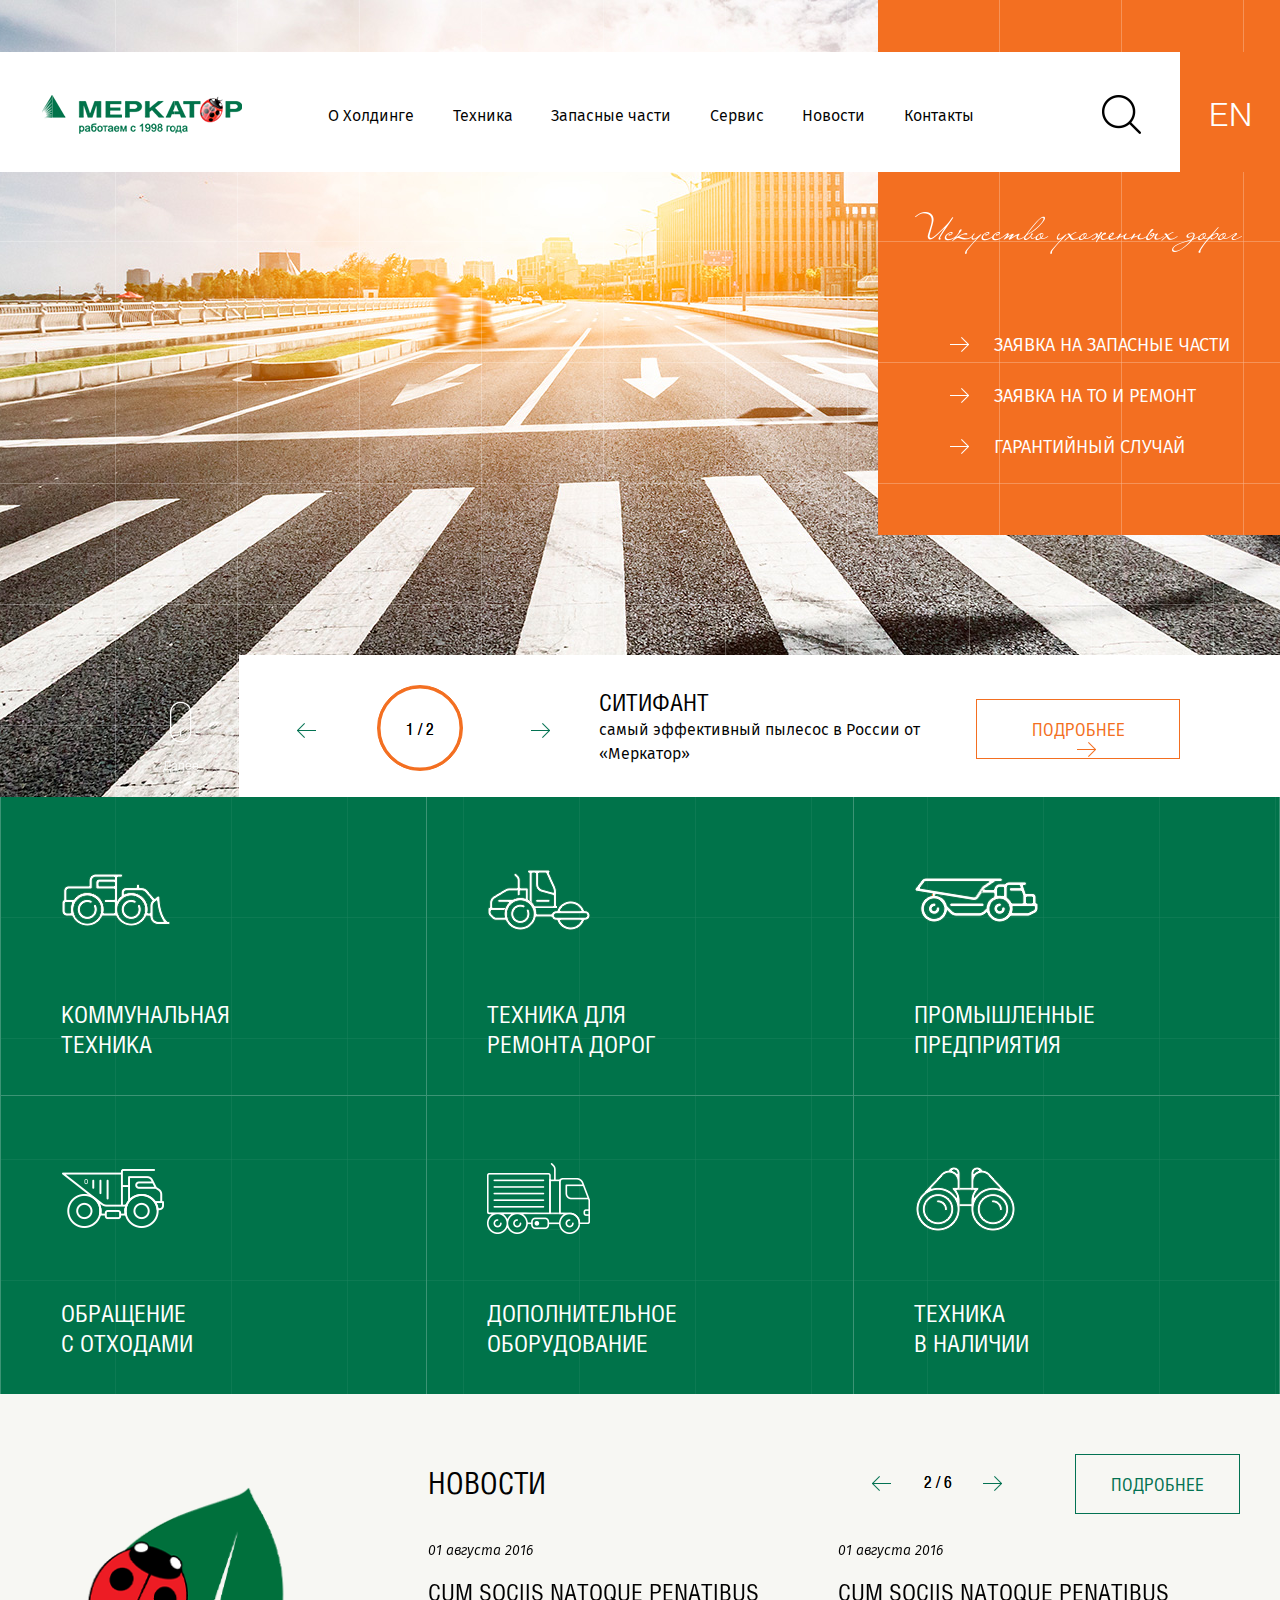
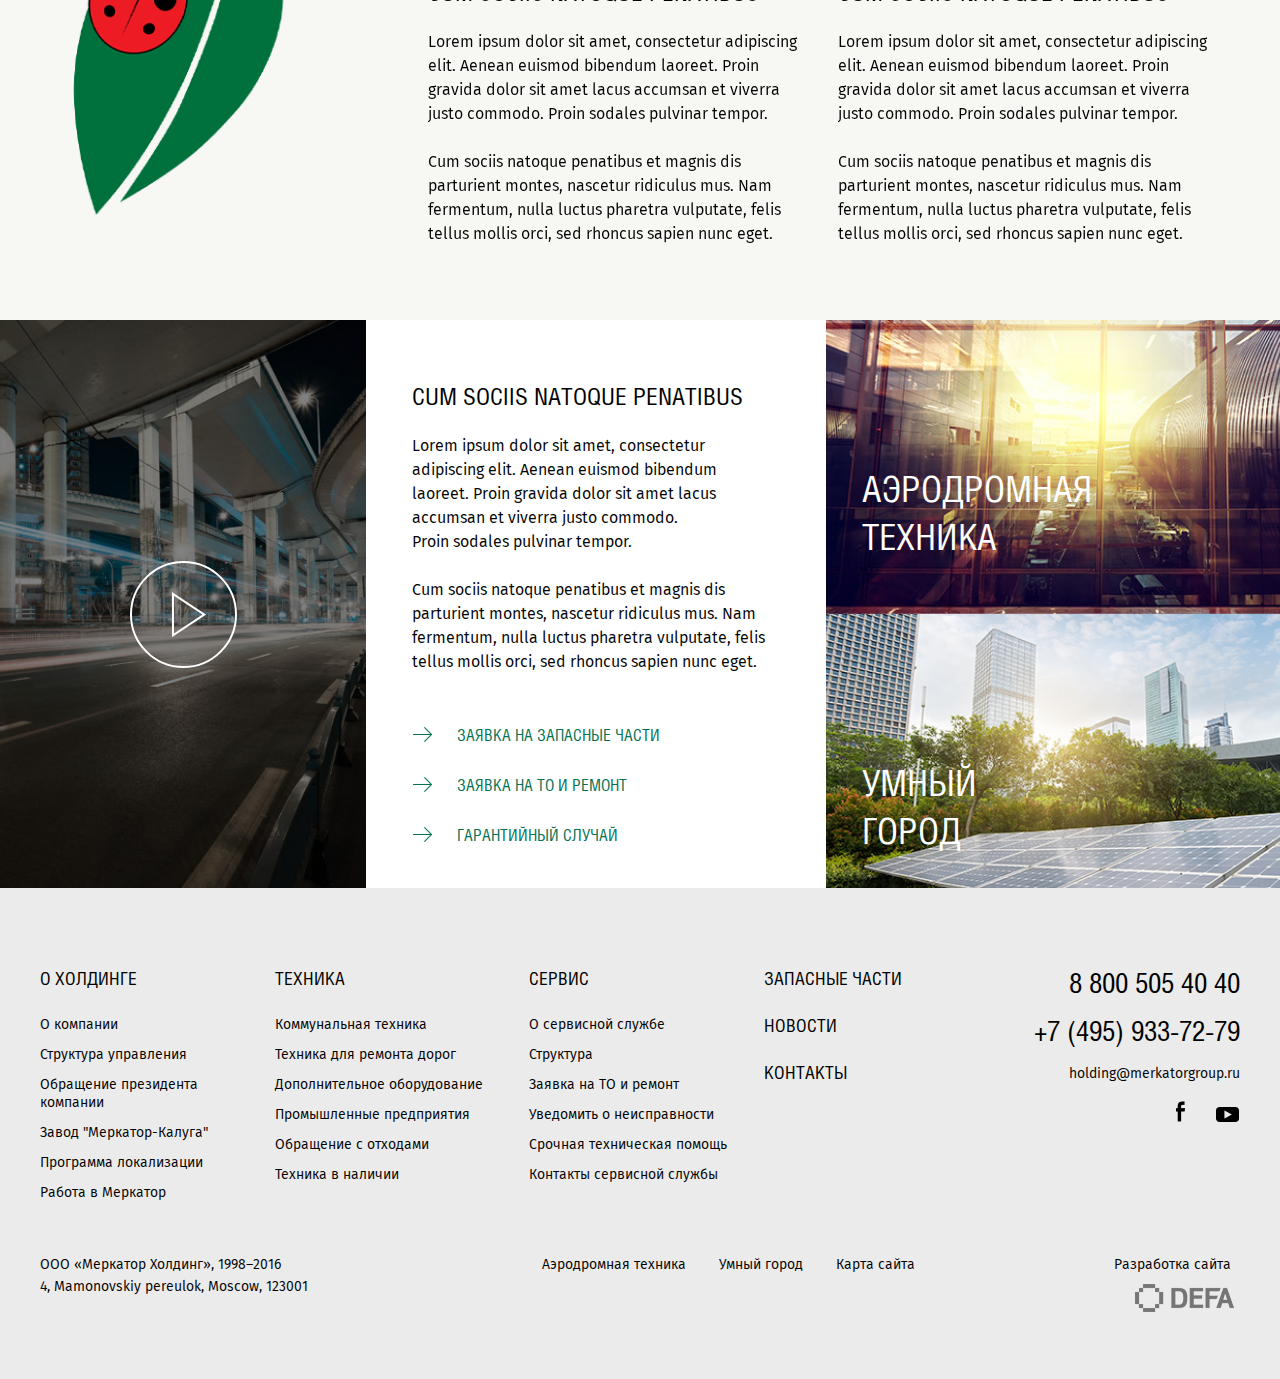
<file: index.html>
<!DOCTYPE html>
<html xmlns="http://www.w3.org/1999/xhtml" lang="ru">
<head>
	<meta http-equiv="Content-Type" content="text/html; charset=utf-8" />
	<meta name="format-detection" content="telephone=no">
	<meta name="viewport" content="width=device-width, initial-scale=1, user-scalable=no, maximum-scale=1">
	<title>merkator - main</title>
	<link rel="stylesheet" type="text/css" href="css/style.min.css" />		
</head>
<body class="main-page loaded">

							
<!-- BEGIN BODY -->

<div class="main-wrapper">

<!-- BEGIN CONTENT -->

	<main class="content">
	
		<div class="box-slider">
			<div class="slider-wrap js-slider">
				<div class="box-slider__item">
					<div class="box-slider__img" style="background-image:url(img/slide_1.jpg)"></div>
					<div class="slider-description">
						<div class="slider-description-text">
							<div class="slider-description-text__cont">
								<div class="slide-title">СИТИФАНТ</div>
								<p>самый эффективный пылесос в России от «Меркатор»</p>
							</div>
						</div>
						<div class="box-button-more">
							<a href="#" class="button button_block">
								Подробнее
								<span class="button__arrow"></span>
							</a>
						</div>
					</div>
					<div class="box-timer">
						<div class="box-timer-cont">
							<div class="number-main-slide">1 / 2</div>
							<svg class="circleFill">
								<circle cx="42" cy="42" r="41" stroke="#f36f21" stroke-width="3" fill="none"/>
							</svg>
						</div>
					</div>
				</div>
				<div class="box-slider__item">
					<div class="box-slider__img" style="background-image:url(img/slide_2.jpg)"></div>
					<div class="slider-description">
						<div class="slider-description-text">
							<div class="slider-description-text__cont">
								<div class="slide-title">СИТИФАНТ2</div>
								<p>самый эффективный пылесос в России от «Меркатор»</p>
							</div>
						</div>
						<div class="box-button-more">
							<a href="#" class="button button_block">
								Подробнее
								<span class="button__arrow"></span>
							</a>
						</div>
					</div>
					<div class="box-timer">
						<div class="box-timer-cont">
							<div class="number-main-slide">2 / 2</div>
							<svg class="circleFill">
								<circle cx="42" cy="42" r="41" stroke="#f36f21" stroke-width="3" fill="none"/>
							</svg>
						</div>
					</div>
				</div>
				<div class="box-slider__item">
					<div class="box-slider__img" style="background-image:url(img/slide_1.jpg)"></div>
					<div class="slider-description">
						<div class="slider-description-text">
							<div class="slider-description-text__cont">
								<div class="slide-title">СИТИФАНТ</div>
								<p>самый эффективный пылесос в России от «Меркатор»</p>
							</div>
						</div>
						<div class="box-button-more">
							<a href="#" class="button button_block">
								Подробнее
								<span class="button__arrow"></span>
							</a>
						</div>
					</div>
					<div class="box-timer">
						<div class="box-timer-cont">
							<div class="number-main-slide">1 / 2</div>
							<svg class="circleFill">
								<circle cx="42" cy="42" r="41" stroke="#f36f21" stroke-width="3" fill="none"/>
							</svg>
						</div>
					</div>
				</div>
			</div>
			<div class="slider-inf">
				<div class="text-title"><img src="img/text_img.png" alt=""></div>
				<div class="box-list-slider">
					<ul class="list">
						<li class="list__item"><a href="#">Заявка на запасные части</a></li>
						<li class="list__item"><a href="#">Заявка на ТО и ремонт</a></li>
						<li class="list__item"><a href="#">Гарантийный случай</a></li>
					</ul>
				</div>
			</div>
			<div class="box-next-screen">
				<a href="#services" class="box-next-screen__link anchor">
					<span class="box-next-screen__icon"></span>
					Далее
				</a>
			</div>
		</div>
		<section class="box-services clearfix" id="services">
			<h2 class="header-hide">services</h2>
			<ul class="box-services-list">
				<li class="box-services-list__item service-1">
					<a href="#" class="box-services-list__link js-servise-1">
						<span class="box-services-list__icon">
							<span class="box-services-list__icon-cont">
								<span class="anim-img-wrap">
									<span class="anim-block__car"></span>
									<span class="anim-block__img_1 animated"></span>
									<span class="anim-block__img_2 animated ad500"></span>
									<span class="anim-block__img_3 animated delay1000"></span>
									<span class="circle_1 ad2000"></span>
									<span class="circle_2 ad2000"></span>									
								</span>
							</span>
							<span class="services-mob" style="background-image: url('img/service_1.png');"></span>
						</span>
						<span class="box-services-list__text">Коммунальная<br> техника</span>
					</a>
				</li>
				<li class="box-services-list__item service-2">
					<a href="#" class="box-services-list__link js-servise-2">
						<span class="box-services-list__icon">
							<span class="box-services-list__icon-cont">
								<span class="anim-img-wrap">
									<span class="anim-block__car"></span>
									<span class="anim-block__img_1 animated"></span>
									<span class="anim-block__img_2 animated delay1000"></span>
									<span class="anim-block__img_3 animated ad500"></span>
									<span class="circle_1 ad2000"></span>
									<span class="circle_2 ad2000"></span>								
								</span>
							</span>
							<span class="services-mob" style="background-image: url('img/service_2.png');"></span>
						</span>
						<span class="box-services-list__text box-services-list_text-pad">Техника для ремонта дорог</span>
					</a>
				</li>
				<li class="box-services-list__item service-3">
					<a href="#" class="box-services-list__link js-servise-3">
						<span class="box-services-list__icon">
							<span class="box-services-list__icon-cont">
								<span class="anim-img-wrap">
									<span class="anim-block__car"></span>
									<span class="anim-block__img_1 animated"></span>
									<span class="anim-block__img_2 animated delay1000"></span>
									<span class="anim-block__img_3 animated ad500"></span>
									<span class="circle_1 ad2000"></span>
									<span class="circle_2 ad2000"></span>								
								</span>
							</span>
							<span class="services-mob" style="background-image: url('img/service_3.png');"></span>
						</span>
						<span class="box-services-list__text">Промышленные<br> предприятия</span>
					</a>
				</li>
				<li class="box-services-list__item service-4">
					<a href="#" class="box-services-list__link js-servise-4">
						<span class="box-services-list__icon">
							<span class="box-services-list__icon-cont">
								<span class="anim-img-wrap">
									<span class="anim-block__car"></span>
									<span class="anim-block__img_1 animated"></span>
									<span class="anim-block__img_2 animated ad500"></span>
									<span class="anim-block__img_3 animated ad1500"></span>
									<span class="anim-block__img_4 animated ad500"></span>		
								</span>
							</span>
							<span class="services-mob" style="background-image: url('img/service_4.png');"></span>
						</span>
						<span class="box-services-list__text">Обращение<br> с отходами</span>
					</a>
				</li>
				<li class="box-services-list__item service-5">
					<a href="#" class="box-services-list__link js-servise-5">
						<span class="box-services-list__icon">
							<span class="box-services-list__icon-cont">
								<span class="anim-img-wrap">
									<span class="anim-block__car"></span>
									<span class="anim-block__img_1 animated"></span>
									<span class="anim-block__img_2 animated ad500"></span>
									<span class="anim-block__img_3 animated delay1000"></span>
									<span class="anim-block__img_4"></span>
									<span class="circle_1 ad2000"></span>
									<span class="circle_2 ad2000"></span>
									<span class="circle_3 ad2000"></span>
								</span>
							</span>
							<span class="services-mob" style="background-image: url('img/service_5.png');"></span>
						</span>
						<span class="box-services-list__text">Дополнительное<br> оборудование</span>
					</a>
				</li>
				<li class="box-services-list__item service-6">
					<a href="#" class="box-services-list__link js-servise-6">
						<span class="box-services-list__icon">
							<span class="box-services-list__icon-cont">
								<span class="anim-img-wrap">
									<span class="anim-block__car"></span>
									<span class="anim-block__img_1 animated"></span>
									<span class="anim-block__img_2 animated"></span>
									<span class="anim-block__img_3 animated ad500"></span>			
								</span>
							</span>
							<span class="services-mob" style="background-image: url('img/service_6.png');"></span>
						</span>
						<span class="box-services-list__text">Техника<br> в наличии</span>
					</a>
				</li>
			</ul>
		</section>	
		<section class="box-news">
			<div class="wrapper">
				<h1 class="md-show">Новости</h1>
				<div class="col-news col-news_33 md-hide">
					<img src="img/img_news.png" alt="">
				</div>
				<div class="col-news col-news_66">
					<h2 class="md-hide">Новости</h2>
					<div class="col-news col-news_50 md-show sx-hide">
						<img src="img/img_news.png" alt="">
					</div>
					<div class="button-news">
						<a href="#" class="button button_green">Подробнее</a>
					</div>
					<div class="box-news-list">
						<div class="numbers-news"></div>
						<div class="news-list js-news">
							<article class="news-list__item">
								<div class="news-list__date">01 августа 2016</div>
								<h3><a href="#">Cum sociis natoque penatibus</a></h3>
								<p>Lorem ipsum dolor sit amet, consectetur adipiscing elit. Aenean euismod bibendum laoreet. Proin gravida dolor sit amet lacus accumsan et viverra justo commodo. Proin sodales pulvinar tempor. </p>
								<p>Cum sociis natoque penatibus et magnis dis parturient montes, nascetur ridiculus mus. Nam fermentum, nulla luctus pharetra vulputate, felis tellus mollis orci, sed rhoncus sapien nunc eget.</p>
							</article>
							<article class="news-list__item">
								<div class="news-list__date">01 августа 2016</div>
								<h3><a href="#">Cum sociis natoque penatibus</a></h3>
								<p>Lorem ipsum dolor sit amet, consectetur adipiscing elit. Aenean euismod bibendum laoreet. Proin gravida dolor sit amet lacus accumsan et viverra justo commodo. Proin sodales pulvinar tempor. </p>
								<p>Cum sociis natoque penatibus et magnis dis parturient montes, nascetur ridiculus mus. Nam fermentum, nulla luctus pharetra vulputate, felis tellus mollis orci, sed rhoncus sapien nunc eget.</p>
							</article>
							<article class="news-list__item">
								<div class="news-list__date">01 августа 2016</div>
								<h3><a href="#">Cum sociis natoque penatibus</a></h3>
								<p>Lorem ipsum dolor sit amet, consectetur adipiscing elit. Aenean euismod bibendum laoreet. Proin gravida dolor sit amet lacus accumsan et viverra justo commodo. Proin sodales pulvinar tempor. </p>
								<p>Cum sociis natoque penatibus et magnis dis parturient montes, nascetur ridiculus mus. Nam fermentum, nulla luctus pharetra vulputate, felis tellus mollis orci, sed rhoncus sapien nunc eget.</p>
							</article>
							<article class="news-list__item">
								<div class="news-list__date">01 августа 2016</div>
								<h3><a href="#">Cum sociis natoque penatibus</a></h3>
								<p>Lorem ipsum dolor sit amet, consectetur adipiscing elit. Aenean euismod bibendum laoreet. Proin gravida dolor sit amet lacus accumsan et viverra justo commodo. Proin sodales pulvinar tempor. </p>
								<p>Cum sociis natoque penatibus et magnis dis parturient montes, nascetur ridiculus mus. Nam fermentum, nulla luctus pharetra vulputate, felis tellus mollis orci, sed rhoncus sapien nunc eget.</p>
							</article>
							<article class="news-list__item">
								<div class="news-list__date">01 августа 2016</div>
								<h3><a href="#">Cum sociis natoque penatibus</a></h3>
								<p>Lorem ipsum dolor sit amet, consectetur adipiscing elit. Aenean euismod bibendum laoreet. Proin gravida dolor sit amet lacus accumsan et viverra justo commodo. Proin sodales pulvinar tempor. </p>
								<p>Cum sociis natoque penatibus et magnis dis parturient montes, nascetur ridiculus mus. Nam fermentum, nulla luctus pharetra vulputate, felis tellus mollis orci, sed rhoncus sapien nunc eget.</p>
							</article>
							<article class="news-list__item">
								<div class="news-list__date">01 августа 2016</div>
								<h3><a href="#">Cum sociis natoque penatibus</a></h3>
								<p>Lorem ipsum dolor sit amet, consectetur adipiscing elit. Aenean euismod bibendum laoreet. Proin gravida dolor sit amet lacus accumsan et viverra justo commodo. Proin sodales pulvinar tempor. </p>
								<p>Cum sociis natoque penatibus et magnis dis parturient montes, nascetur ridiculus mus. Nam fermentum, nulla luctus pharetra vulputate, felis tellus mollis orci, sed rhoncus sapien nunc eget.</p>
							</article>
						</div>
					</div>
				</div>
				<div class="col-news col-news_50 sx-show">
						<img src="img/img_news.png" alt="">
					</div>
			</div>
		</section>
		<section class="box-inf-bottom">
			<div class="col-inf col-inf_1">
				<a class="inf-video fancybox-media" href="https://www.youtube.com/watch?v=o9EhgGpztR0">
					<span class="inf-video__icon"></span>
				</a>
			</div>
			<div class="col-inf col-inf_2">
				<div class="inf-about">
					<h3>Cum sociis natoque penatibus</h3>
					<p>Lorem ipsum dolor sit amet, consectetur adipiscing elit. Aenean euismod bibendum laoreet. Proin gravida dolor sit amet lacus accumsan et viverra justo commodo.<br> Proin sodales pulvinar tempor. </p>
					<p>Cum sociis natoque penatibus et magnis dis parturient montes, nascetur ridiculus mus. Nam fermentum, nulla luctus pharetra vulputate, felis tellus mollis orci, sed rhoncus sapien nunc eget.</p>
					<ul class="list list_green">
						<li class="list__item"><a href="#">Заявка на запасные части</a></li>
						<li class="list__item"><a href="#">Заявка на ТО и ремонт</a></li>
						<li class="list__item"><a href="#">Гарантийный случай</a></li>
					</ul>
				</div>
			</div>
			<div class="col-inf col-inf_3">
				<a href="#" class="one-block-inf">
					<span class="one-block-inf__img" style="background-image:url(img/img_inf_1.jpg)"></span>
					<span class="one-block-inf__text">Аэродромная<br> техника</span>
				</a>
				<a href="#" class="one-block-inf">
					<span class="one-block-inf__img" style="background-image:url(img/img_inf_2.jpg)"></span>
					<span class="one-block-inf__text">Умный<br> Город</span>
				</a>
			</div>
		</section>
	</main>	
			
<!-- CONTENT EOF   -->

<!-- BEGIN HEADER -->

	<header class="">
		<div class="wrapper">
			<div class="logo"><a href="#"><img src="img/logo.png" alt=""></a></div>
			<a href="#" class="button-nav">
				<span></span>
				<span></span>
				<span></span>
			</a>
			<div class="opened-block-nav">
				<nav class="main-nav">
					<ul class="main-nav-list">
						<li class="main-nav-list__item"><a href="#" class="main-nav-list__link">О Холдинге</a>
							<span class="main-nav-list__more js-menu_link"></span>
							<div class="box-submenu">
								<div class="submenu__list">
									<div class="submenu__col submenu__col-33">
										<ul>
											<li class="submenu__item"><a href="" class="drop-menu__title">О компании</a></li>
											<li class="submenu__item"><a href="" class="drop-menu__title">Структура управления</a></li>
										</ul>
									</div>
									<div class="submenu__col submenu__col-33">
										<ul>
											<li class="submenu__item"><a href="" class="drop-menu__title">Обращение президента компании</a></li>
											<li class="submenu__item"><a href="" class="drop-menu__title">Завод "Меркатор-Калуга"</a></li>

										</ul>
									</div>
									<div class="submenu__col submenu__col-33">
										<ul>
											<li class="submenu__item"><a href="" class="drop-menu__title">Программа локализации</a></li>
											<li class="submenu__item"><a href="" class="drop-menu__title">Работа в Меркатор</a></li>
										</ul>
									</div>
								</div>
							</div>
						</li>

						<li class="main-nav-list__item"><a href="#" class="main-nav-list__link">Техника</a>
							<span class="main-nav-list__more js-menu_link"></span>
							<div class="box-submenu">
								<div class="submenu__list">
									<div class="submenu__col submenu__col-25">
										<ul>
											<li class="submenu__item"><a href="#" class="drop-menu__title js-menu_link1">Коммунальная техника</a>
												<ul class="drop-menu__list">
													<li class="drop-menu__item"><a href="#" class="drop-menu__link">Подметальные машины и оборудование</a></li>
													<li class="drop-menu__item"><a href="#" class="drop-menu__link">Комбинированные дорожные машины</a></li>
													<li class="drop-menu__item"><a href="#" class="drop-menu__link">Универсальные коммунальные шасси  и погрузчики</a></li>
													<li class="drop-menu__item"><a href="#" class="drop-menu__link">Снегоуборочное оборудование и машины</a></li>
													<li class="drop-menu__item"><a href="#" class="drop-menu__link">Распределители противогололедных реагентов</a></li>
													<li class="drop-menu__item"><a href="#" class="drop-menu__link">Садово-парковое оборудование</a></li>
												</ul>
											</li>
										</ul>
										
									</div>
									<div class="submenu__col submenu__col-25">
										<ul>
											<li class="submenu__item"><a href="#" class="drop-menu__title js-menu_link1">Техника для ремонта дорог</a>
							            		<ul class="drop-menu__list">
													<li class="drop-menu__item"><a href="#" class="drop-menu__link">Ремонт асфальта</a></li>
													<li class="drop-menu__item"><a href="#" class="drop-menu__link">Нанесение и удаление дорожной разметки</a></li>
							            		</ul>
							            	</li>
										</ul>
										<ul>
											<li class="submenu__item"><a href="#" class="drop-menu__title js-menu_link1">Промышленные предприятия</a>
							            		<ul class="drop-menu__list">
													<li class="drop-menu__item"><a href="#" class="drop-menu__link">Промышленная вакуумная очистка</a></li>
													<li class="drop-menu__item"><a href="#" class="drop-menu__link">Машины и оборудования для водоканала</a></li>
							            		</ul>
							            	</li>
										</ul>
						            </div>
									<div class="submenu__col submenu__col-25">
										<ul>
											<li class="submenu__item"><a href="#" class="drop-menu__title js-menu_link1">Обращение с отходами</a>
							            		<ul class="drop-menu__list">
													<li class="drop-menu__item"><a href="#" class="drop-menu__link">Транспортировка мусора</a></li>
													<li class="drop-menu__item"><a href="#" class="drop-menu__link">Технологии с обращения с отходами</a></li>
							            		</ul>
							            	</li>
										</ul>
										<ul>
											<li class="submenu__item"><a href="#" class="drop-menu__title js-menu_link1">Дополнительное оборудование</a>
							            		<ul class="drop-menu__list">
													<li class="drop-menu__item"><a href="#" class="drop-menu__link">Навесное оборудование для КДМ</a></li>
													<li class="drop-menu__item"><a href="#" class="drop-menu__link">Системы мониторинга</a></li>
													<li class="drop-menu__item"><a href="#" class="drop-menu__link">Системы хранения и приготовления противогололедных материалов</a></li>
													<li class="drop-menu__item"><a href="#" class="drop-menu__link">Снегоплавильное оборудование</a></li>
							            		</ul>
							            	</li>
										</ul>
						            </div>
						            <div class="submenu__col submenu__col-25">
						            	<ul>
						            		<li class="submenu__item"><a href="#" class="drop-menu__title js-menu_link1">техника в наличии</a></li>
						            	</ul>
						            </div>
						        </div>
							</div>	
						</li>

						<li class="main-nav-list__item"><a href="#" class="main-nav-list__link">Запасные части</a>
							<span class="main-nav-list__more js-menu_link"></span>
							<div class="box-submenu">
								<div class="submenu__list">
									<div class="submenu__col submenu__col-25">
										<ul>
											<li class="submenu__item"><a href="#" class="drop-menu__title">Коммунальная техника</a>
												<ul class="drop-menu__list">
													<li class="drop-menu__item"><a href="#" class="drop-menu__link">Подметальные машины и оборудование</a></li>
													<li class="drop-menu__item"><a href="#" class="drop-menu__link">Комбинированные дорожные машины</a></li>
													<li class="drop-menu__item"><a href="#" class="drop-menu__link">Универсальные коммунальные шасси  и погрузчики</a></li>
													<li class="drop-menu__item"><a href="#" class="drop-menu__link">Садово-парковое оборудование</a></li>
												</ul>
											</li>
										</ul>
										
									</div>
									<div class="submenu__col submenu__col-25">
										<ul>
											<li class="submenu__item"><a href="#" class="drop-menu__title">Техника для ремонта дорог</a>
							            		<ul class="drop-menu__list">
													<li class="drop-menu__item"><a href="#" class="drop-menu__link">Ремонт асфальта</a></li>
													<li class="drop-menu__item"><a href="#" class="drop-menu__link">Нанесение и удаление дорожной разметки</a></li>
							            		</ul>
							            	</li>
										</ul>
						            </div>
									<div class="submenu__col submenu__col-25">
										<ul>
											<li class="submenu__item"><a href="#" class="drop-menu__title">Дополнительное оборудование</a>
							            		<ul class="drop-menu__list">
													<li class="drop-menu__item"><a href="#" class="drop-menu__link">Навесное оборудование для КДМ</a></li>
													<li class="drop-menu__item"><a href="#" class="drop-menu__link">Системы мониторинга</a></li>
													<li class="drop-menu__item"><a href="#" class="drop-menu__link">Системы хранения и приготовления противогололедных материалов</a></li>
													<li class="drop-menu__item"><a href="#" class="drop-menu__link">Снегоплавильное оборудование</a></li>
							            		</ul>
							            	</li>
										</ul>
						            </div>
						            <div class="submenu__col submenu__col-25">
					            		<ul>
											<li class="submenu__item"><a href="#" class="drop-menu__title">Промышленные предприятия</a>
							            		<ul class="drop-menu__list">
													<li class="drop-menu__item"><a href="#" class="drop-menu__link">Промышленная вакуумная очистка</a></li>
													<li class="drop-menu__item"><a href="#" class="drop-menu__link">Машины и оборудования для водоканала</a></li>
							            		</ul>
							            	</li>
										</ul>
						            </div>
						        </div>
							</div>
						</li>
						<li class="main-nav-list__item"><a href="#" class="main-nav-list__link">Сервис</a>
							<span class="main-nav-list__more js-menu_link"></span>
						</li>
						<li class="main-nav-list__item"><a href="#" class="main-nav-list__link">Новости</a>
							<span class="main-nav-list__more js-menu_link"></span>
						</li>
						<li class="main-nav-list__item"><a href="#" class="main-nav-list__link">Контакты</a>
							<span class="main-nav-list__more js-menu_link"></span>
						</li>
					</ul>
					<div class="search-form">
						<form>
							<div class="search-form__field">
								<input type="text" placeholder="Search">
							</div>
						</form>
					</div>
					<div class="box-search">
						<a href="#" class="box-search__link js-search">
							<span class="box-search__icon"></span>
						</a>
					</div>
					<div class="nav-search-form">
						<form>
							<div class="nav-search-form__field">
								<input type="text" placeholder="Поиск по сайту">
							</div>
						</form>
					</div>
					<ul class="sx-list">
						<li class="sx-list__item"><a href="#">Заявка на запасные части</a></li>
						<li class="sx-list__item"><a href="#">Заявка на ТО и ремонт</a></li>
						<li class="sx-list__item"><a href="#">Гарантийный случай</a></li>
					</ul>
					
				</nav>
				
			</div>
			<div class="box-lang">
				<a href="#" class="box-lang__link">EN</a>				
			</div>
		</div>
	</header>
	
<!-- HEADER EOF   -->

<!-- BEGIN FOOTER -->	
	
	<footer>
		<div class="wrapper">
			<div class="footer-top">
				<div class="footer-col-wrap">
					<div class="footer-col-nav footer-col-nav_1">
						<div class="footer-title"><a href="#">О Холдинге</a></div>
						<ul class="footer-nav">
							<li class="footer-nav__item">
								<a href="#" class="footer-nav__link">О компании</a>
							</li>
							<li class="footer-nav__item">
								<a href="#" class="footer-nav__link">Структура управления</a>
							</li>
							<li class="footer-nav__item">
								<a href="#" class="footer-nav__link">Обращение президента компании</a>
							</li>
							<li class="footer-nav__item">
								<a href="#" class="footer-nav__link">Завод "Меркатор-Калуга"</a>
							</li>
							<li class="footer-nav__item">
								<a href="#" class="footer-nav__link">Программа локализации</a>
							</li>
							<li class="footer-nav__item">
								<a href="#" class="footer-nav__link">Работа в  Меркатор</a>
							</li>
						</ul>
					</div>
					<div class="footer-col-nav footer-col-nav_2">
						<div class="footer-title"><a href="#">Техника</a></div>
						<ul class="footer-nav">
							<li class="footer-nav__item">
								<a href="#" class="footer-nav__link">Коммунальная техника</a>
							</li>
							<li class="footer-nav__item">
								<a href="#" class="footer-nav__link">Техника для ремонта дорог</a>
							</li>
							<li class="footer-nav__item">
								<a href="#" class="footer-nav__link">Дополнительное оборудование</a>
							</li>
							<li class="footer-nav__item">
								<a href="#" class="footer-nav__link">Промышленные предприятия</a>
							</li>
							<li class="footer-nav__item">
								<a href="#" class="footer-nav__link">Обращение с отходами</a>
							</li>
							<li class="footer-nav__item">
								<a href="#" class="footer-nav__link">Техника в наличии</a>
							</li>
						</ul>
					</div>
					<div class="footer-col-nav footer-col-nav_3">
						<div class="footer-title"><a href="#">СЕРВИС</a></div>
						<ul class="footer-nav">
							<li class="footer-nav__item">
								<a href="#" class="footer-nav__link">О сервисной службе</a>
							</li>
							<li class="footer-nav__item">
								<a href="#" class="footer-nav__link">Структура</a>
							</li>
							<li class="footer-nav__item">
								<a href="#" class="footer-nav__link">Заявка на ТО и ремонт</a>
							</li>
							<li class="footer-nav__item">
								<a href="#" class="footer-nav__link">Уведомить о неисправности</a>
							</li>
							<li class="footer-nav__item">
								<a href="#" class="footer-nav__link">Срочная техническая помощь</a>
							</li>
							<li class="footer-nav__item">
								<a href="#" class="footer-nav__link">Контакты сервисной службы</a>
							</li>
						</ul>
					</div>
					<div class="footer-col-nav footer-col-nav_4">
						<div class="footer-title"><a href="#">Запасные части</a></div>
						<div class="footer-title"><a href="#">Новости</a></div>
						<div class="footer-title"><a href="#">Контакты</a></div>
					</div>
				</div>
				
				<div class="footer-col-nav footer-col-nav_contact">
					<div class="footer-tel">
						<a href="tel:88005054040">8 800 505 40 40</a>		
					</div>
					<div class="footer-tel">
						<a href="tel:+74959337279">+7 (495) 933-72-79</a>	
					</div>
					<div class="footer-email">
						<a href="mailto:holding@merkatorgroup.ru">holding@merkatorgroup.ru</a>
					</div>
					<div class="footer-social">
						<a href="#" class="footer-social__icon footer-social__icon_1"></a>
						<a href="#" class="footer-social__icon footer-social__icon_2"></a>
					</div>
				</div>
			</div>
			<div class="footer-bottom">
				<div class="footer-col-nav footer-col_copy">
					<div class="copy">ООО «Меркатор Холдинг», 1998–2016<br> 4, Mamonovskiy pereulok, Moscow, 123001</div>
				</div>
				<div class="footer-col-nav footer-col_bottom-nav">
					<ul class="footer-nav footer-nav_inline">
						<li class="footer-nav__item">
							<a href="#" class="footer-nav__link">Аэродромная техника</a>
						</li>
						<li class="footer-nav__item">
							<a href="#" class="footer-nav__link">Умный город</a>
						</li>
						<li class="footer-nav__item">
							<a href="#" class="footer-nav__link">Карта сайта</a>
						</li>
					</ul>
				</div>
				<div class="footer-col-nav footer-col-nav_contact footer-col-bottom-dev">
					<div class="footer-developer">
						<div class="footer-developer__text">Разработка сайта</div>
						<a href="#"><img src="img/defa.png" alt=""></a>
					</div>
				</div>
			</div>
		</div>	
	</footer>
	
<!-- FOOTER EOF   -->
<div class="overlay"></div>

</div>		


<div class="icon-load"></div>		

<!-- BODY EOF   -->
	
	<script type="text/javascript" src="js/jquery-1.11.0.min.js"></script>		
	<script type="text/javascript" src="js/jquery-migrate.min.js" ></script>
	<script type="text/javascript" src="js/slick.js" ></script>
	<script type="text/javascript" src="js/jquery.fancybox.js" ></script>
	<script type="text/javascript" src="js/custom.js" ></script>
</body>
</html>
</file>
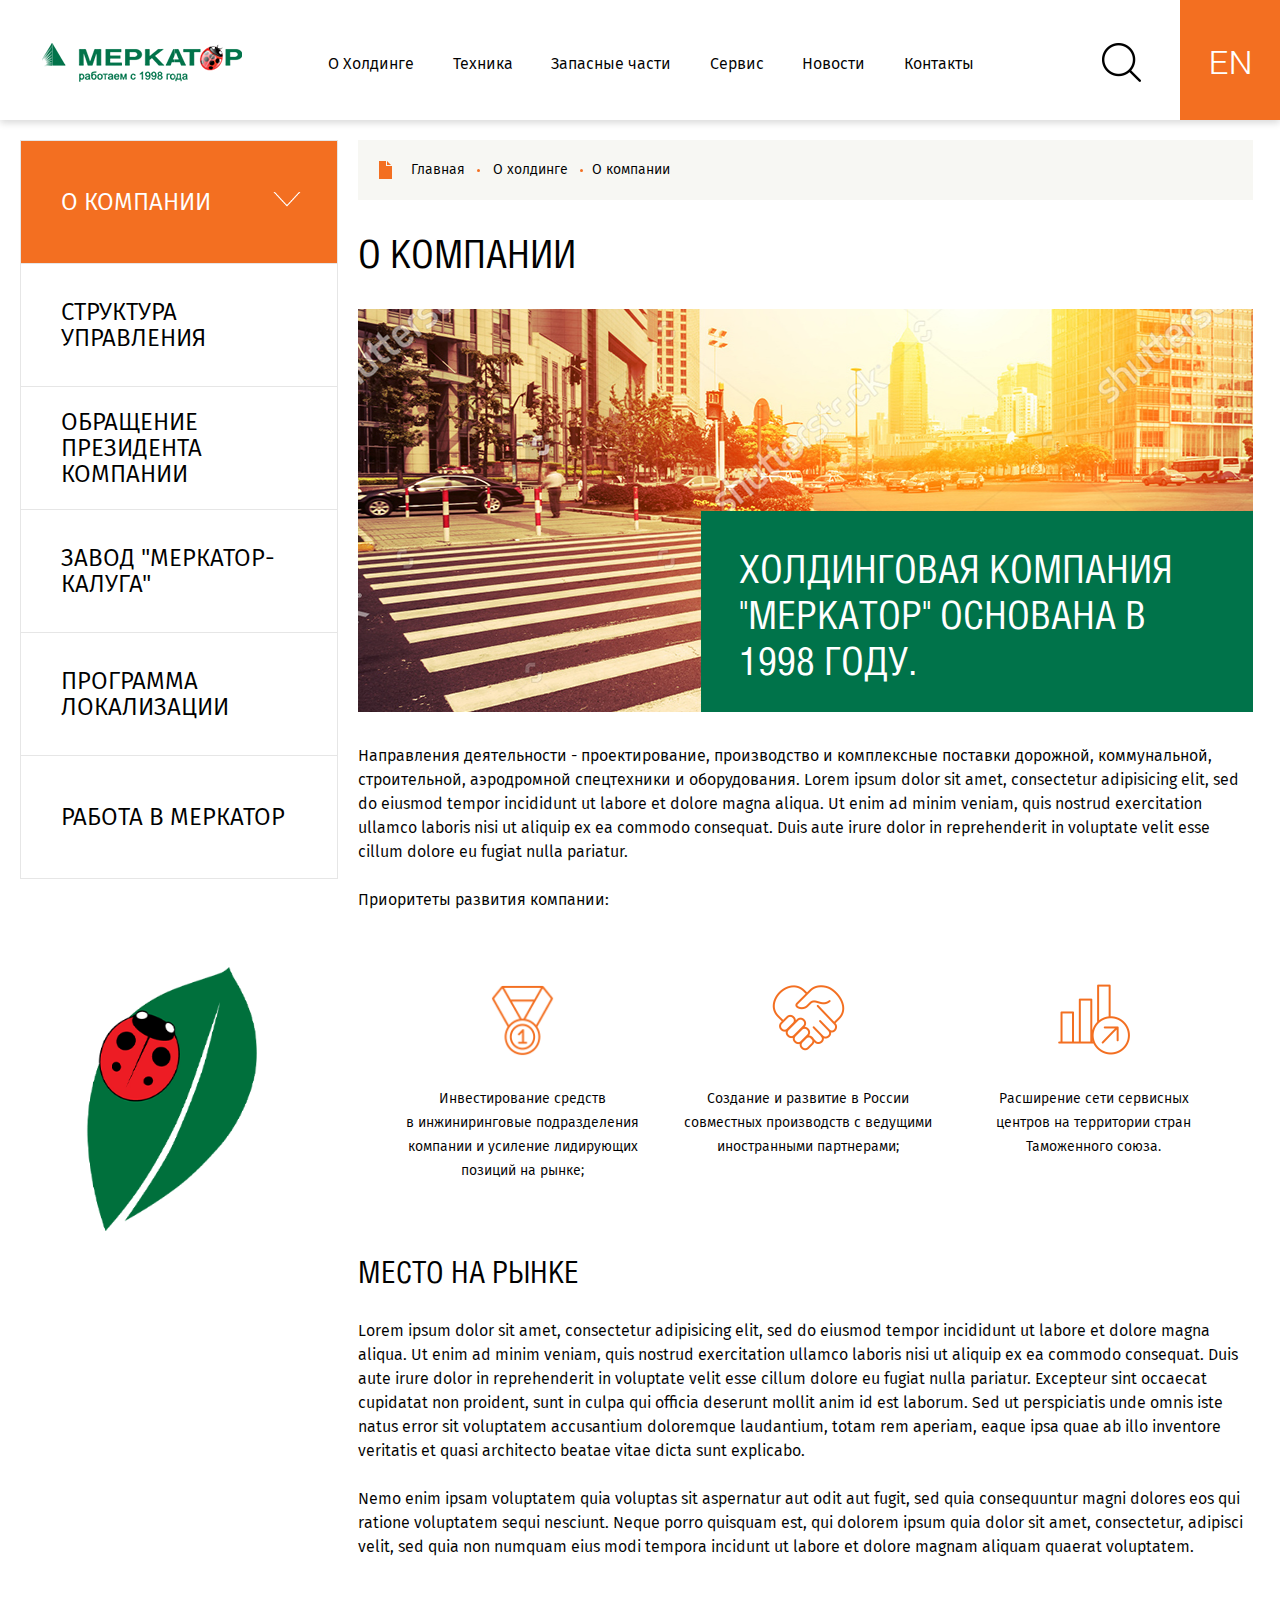
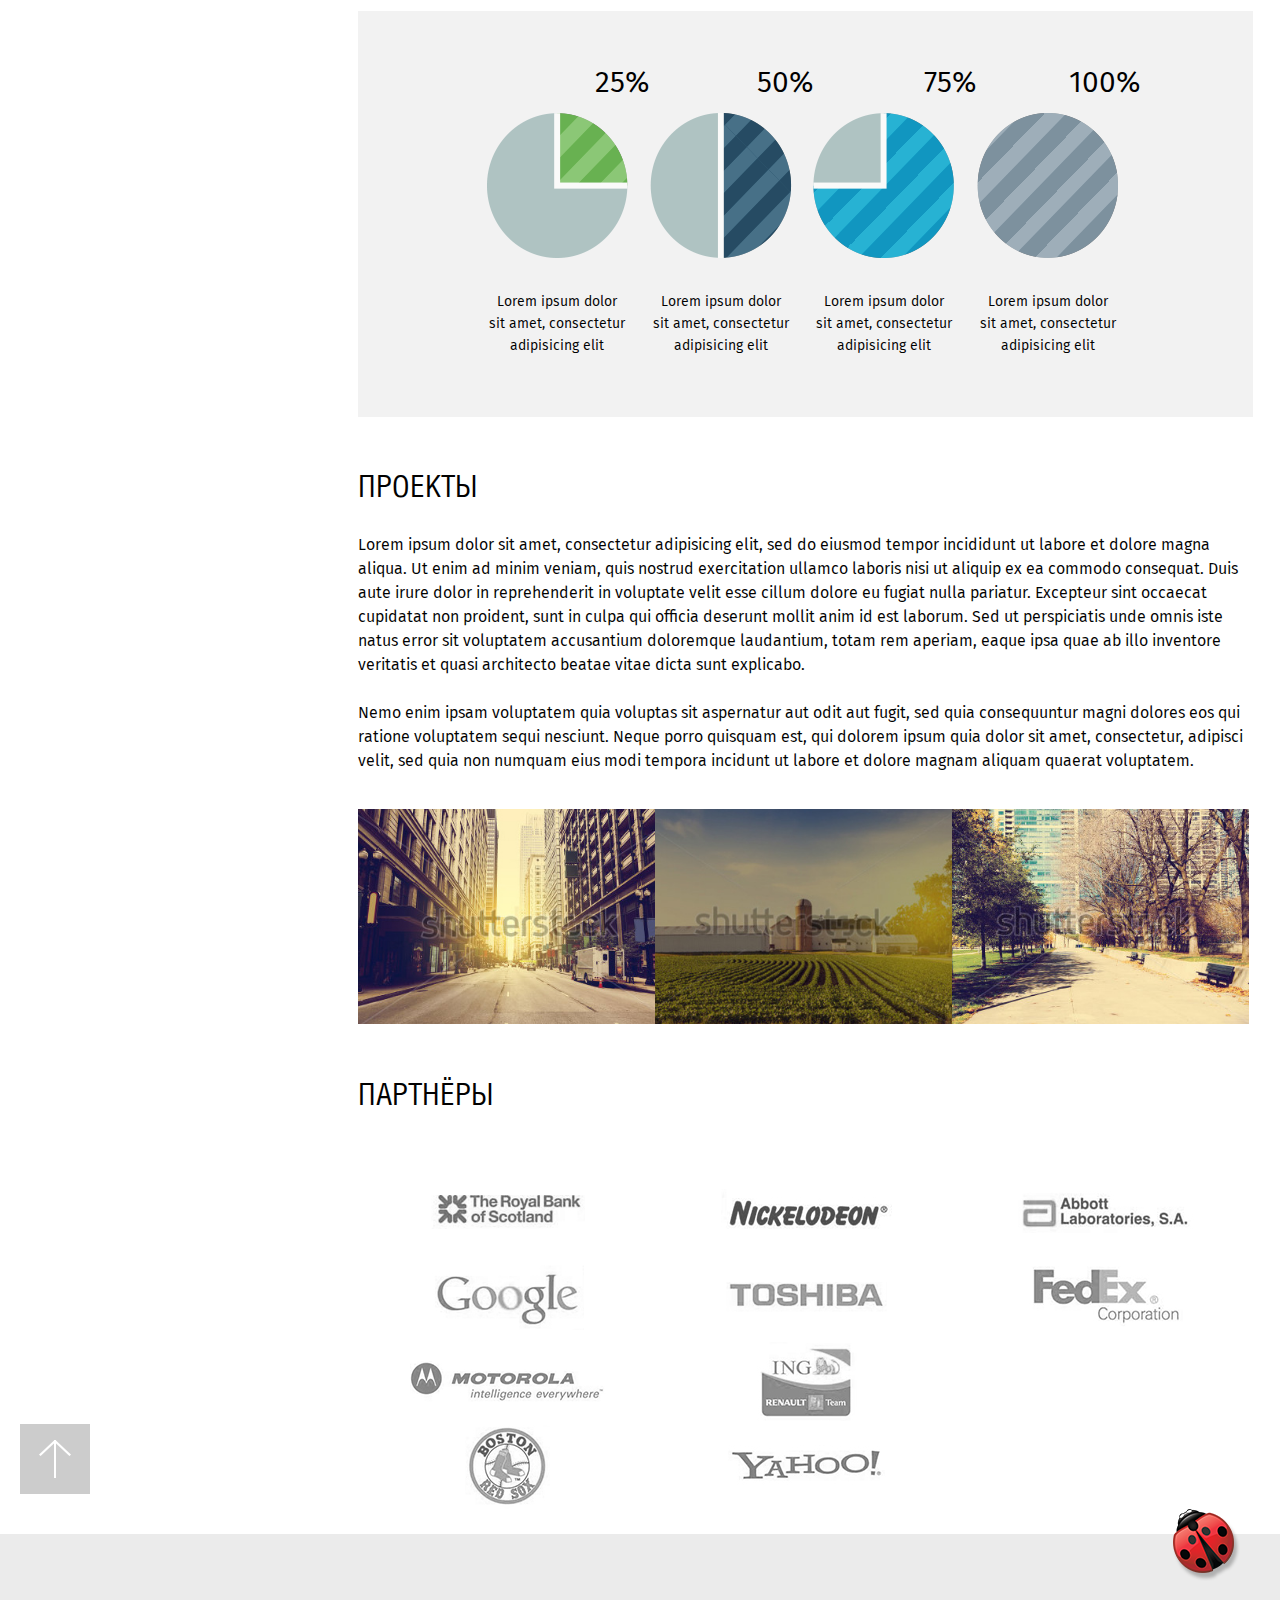
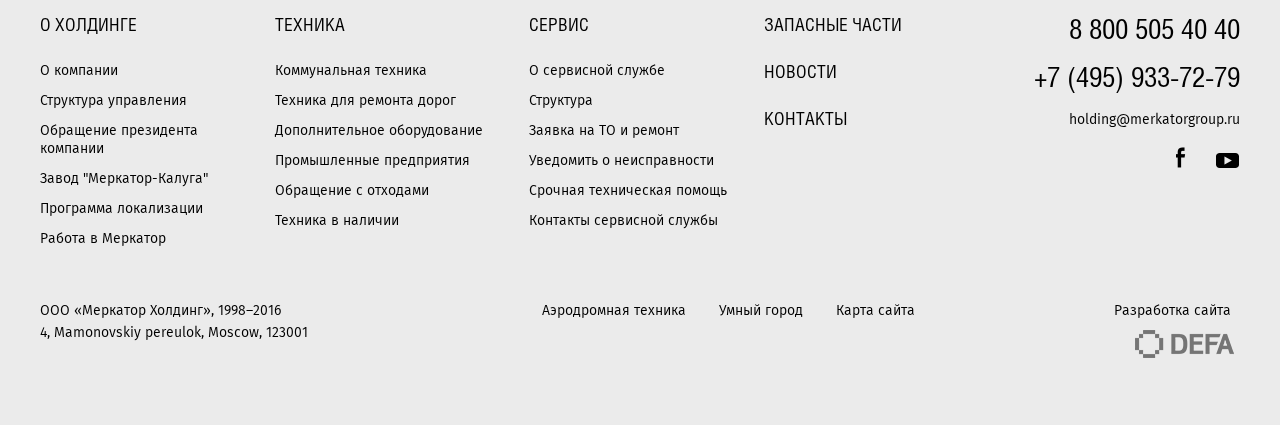
<file: about.html>
<!DOCTYPE html>
<html xmlns="http://www.w3.org/1999/xhtml" lang="ru">
<head>
	<meta http-equiv="Content-Type" content="text/html; charset=utf-8" />
	<meta name="format-detection" content="telephone=no">
	<meta name="viewport" content="width=device-width, initial-scale=1, user-scalable=no, maximum-scale=1">
	<title>merkator - about</title>
	<link rel="stylesheet" type="text/css" href="css/style.min.css" />		
</head>
<body class="inner-page loaded">

							
<!-- BEGIN BODY -->

<div class="main-wrapper">

<!-- BEGIN CONTENT -->
	<main class="content" id="top">
		<div class="box-bread-crumbs sx-hide">
	     	<ul class="bread-crambs">
            	<li class="bread-crambs__item">
                    <a href="#" class="bread-crambs__link">Главная</a>
            	</li>
            	<li class="bread-crambs__item">
            		<a href="#" class="bread-crambs__link">О холдинге</a>
            	</li>
            	<li class="bread-crambs__item">О компании</li>
	     	</ul>
	    </div>
		<aside class="sx-hide">
			<ul class="aside__list">
				<li class="aside__item active js-item"><a href="#" class="aside__link"><span class="aside__arrow-wrap">О компании<span class="aside__arrow"></span></span></a>
					<ul class="aside__list aside__list_sub js-sub-list">
						<li class="aside__sub-item"><a href="#" class="aside__link"><span>Подметальные машины и оборудование</span></a></li>
						<li class="aside__sub-item"><a href="#" class="aside__link"><span>Комбинированные дорожные машины</span></a></li>
						<li class="aside__sub-item"><a href="#" class="aside__link"><span>Универсальные коммунальные шасси  и погрузчики</span></a></li>
						<li class="aside__sub-item"><a href="#" class="aside__link"><span>Снегоуборочное оборудование и машины</span></a></li>
						<li class="aside__sub-item"><a href="#" class="aside__link"><span>Распределители противогололедных реагентов</span></a></li>
						<li class="aside__sub-item"><a href="#" class="aside__link"><span>Садово-парковое оборудование</span></a></li>
					</ul>
				</li>
				<li class="aside__item"><a href="#" class="aside__link"><span>Структура управления</span></a></li>
				<li class="aside__item"><a href="#" class="aside__link"><span>Обращение президента компании</span></a></li>
				<li class="aside__item"><a href="#" class="aside__link"><span>Завод "Меркатор-Калуга"</span></a></li>
				<li class="aside__item"><a href="#" class="aside__link"><span>Программа локализации</span></a></li>
				<li class="aside__item"><a href="#" class="aside__link"><span>Работа в Меркатор</span></a></li>
			</ul>
			<div class="aside__img">
				<img src="img/img_news.png" alt="">
			</div>
		</aside>
		<div class="inner-cont">			
			<section class="box-about">
				<div class="inner-cont__text xs-hide">
					<h1 class="large">О компании</h1>
				</div>
				<div class="box-about__img">
					<div class="box-about__info">
						Холдинговая компания "Меркатор" основана в 1998 году.
					</div>
				</div>
				<div class="inner-cont__text">
					<p>Направления деятельности - проектирование, производство и комплексные поставки дорожной, коммунальной, строительной, аэродромной спецтехники и оборудования. Lorem ipsum dolor sit amet, consectetur adipisicing elit, sed do eiusmod tempor incididunt ut labore et dolore magna aliqua. Ut enim ad minim veniam, quis nostrud exercitation ullamco laboris nisi ut aliquip ex ea commodo consequat. Duis aute irure dolor in reprehenderit in voluptate velit esse cillum dolore eu fugiat nulla pariatur.</p>
					<p>Приоритеты развития компании:</p>
				
					<ul class="priority__list">
						<li class="priority__item">
							<div class="priority__cont">
								<div class="priority__img">
									<img src="img/icon_about_1.png" alt="">
								</div>
								Инвестирование средств<br/>в инжиниринговые подразделения<br/>компании и усиление лидирующих<br/>позиций на рынке;
							</div>
						</li>
						<li class="priority__item">
							<div class="priority__cont">
								<div class="priority__img">
									<img src="img/icon_about_2.png" alt="">
								</div>
								Создание и развитие в России<br/>совместных производств с ведущими<br/>иностранными партнерами;
							</div>
						</li>
						<li class="priority__item">
							<div class="priority__cont">
								<div class="priority__img">
									<img src="img/icon_about_3.png" alt="">
								</div>
								Расширение сети сервисных<br/>центров на территории стран<br/>Таможенного союза.
							</div>
						</li>
					</ul>
					
					<h2>Место на рынке</h2>
					<p>Lorem ipsum dolor sit amet, consectetur adipisicing elit, sed do eiusmod tempor incididunt ut labore et dolore magna aliqua. Ut enim ad minim veniam, quis nostrud exercitation ullamco laboris nisi ut aliquip ex ea commodo consequat. Duis aute irure dolor in reprehenderit in voluptate velit esse cillum dolore eu fugiat nulla pariatur. Excepteur sint occaecat cupidatat non proident, sunt in culpa qui officia deserunt mollit anim id est laborum. Sed ut perspiciatis unde omnis iste natus error sit voluptatem accusantium doloremque laudantium, totam rem aperiam, eaque ipsa quae ab illo inventore veritatis et quasi architecto beatae vitae dicta sunt explicabo.</p>
					<p>Nemo enim ipsam voluptatem quia voluptas sit aspernatur aut odit aut fugit, sed quia consequuntur magni dolores eos qui ratione voluptatem sequi nesciunt. Neque porro quisquam est, qui dolorem ipsum quia dolor sit amet, consectetur, adipisci velit, sed quia non numquam eius modi tempora incidunt ut labore et dolore magnam aliquam quaerat voluptatem.</p>
				</div>
				<ul class="place__list">
					<li class="place__item">
						<div class="place__percent">25%</div>
						<img src="img/img_about_2.png" alt="">
						Lorem ipsum dolor<br/>sit amet, consectetur<br/>adipisicing elit
					</li>
					<li class="place__item">
						<div class="place__percent">50%</div>
						<img src="img/img_about_3.png" alt="">
						Lorem ipsum dolor<br/>sit amet, consectetur<br/>adipisicing elit
					</li>
					<li class="place__item">
						<div class="place__percent">75%</div>
						<img src="img/img_about_4.png" alt="">
						Lorem ipsum dolor<br/>sit amet, consectetur<br/>adipisicing elit
					</li>
					<li class="place__item">
						<div class="place__percent">100%</div>
						<img src="img/img_about_5.png" alt="">
						Lorem ipsum dolor<br/>sit amet, consectetur<br/>adipisicing elit
					</li>
				</ul>
				<div class="inner-cont__text">
					<h2>проекты</h2>
					<p>Lorem ipsum dolor sit amet, consectetur adipisicing elit, sed do eiusmod tempor incididunt ut labore et dolore magna aliqua. Ut enim ad minim veniam, quis nostrud exercitation ullamco laboris nisi ut aliquip ex ea commodo consequat. Duis aute irure dolor in reprehenderit in voluptate velit esse cillum dolore eu fugiat nulla pariatur. Excepteur sint occaecat cupidatat non proident, sunt in culpa qui officia deserunt mollit anim id est laborum. Sed ut perspiciatis unde omnis iste natus error sit voluptatem accusantium doloremque laudantium, totam rem aperiam, eaque ipsa quae ab illo inventore veritatis et quasi architecto beatae vitae dicta sunt explicabo. </p>
					<p>Nemo enim ipsam voluptatem quia voluptas sit aspernatur aut odit aut fugit, sed quia consequuntur magni dolores eos qui ratione voluptatem sequi nesciunt. Neque porro quisquam est, qui dolorem ipsum quia dolor sit amet, consectetur, adipisci velit, sed quia non numquam eius modi tempora incidunt ut labore et dolore magnam aliquam quaerat voluptatem.
					</p>
				</div>
				<ul class="project__list">
					<li class="project__item">
						<a href="img/img_about_6.jpg" class="project__link js-image" style="background-image:url(img/img_about_6.jpg)">
            				<!-- <img src="img/" alt=""/> -->
            			</a>
            		</li>
					<li class="project__item">
						<a href="img/img_about_7.jpg" class="project__link js-image" style="background-image:url(img/img_about_7.jpg)">
            				<!-- <img src="img/img_about_7.jpg" alt=""/> -->
            			</a>
            		</li>
					<li class="project__item">
						<a href="img/img_about_8.jpg" class="project__link js-image" style="background-image:url(img/img_about_8.jpg)">
            				<!-- <img src="img/img_about_8.jpg" alt=""/> -->
            			</a>
            		</li>
				</ul>
				<div class="inner-cont__text">
					<h2>партнёры</h2>
					<div class="partners-slider js-partners-slider">
						<ul class="partners__list">
							<li class="partners__item">
								<div class="partners__img">
									<div class="partners__img-cont">
										<img src="img/img_partners_1.jpg" alt="">
									</div>
								</div>
							</li>
							<li class="partners__item">
								<div class="partners__img">
									<div class="partners__img-cont">
										<img src="img/img_partners_2.jpg" alt="">
									</div>
								</div>
							</li>
							<li class="partners__item">
								<div class="partners__img">
									<div class="partners__img-cont">
										<img src="img/img_partners_6.jpg" alt="">
									</div>
								</div>
							</li>
							<li class="partners__item">
								<div class="partners__img">
									<div class="partners__img-cont">
										<img src="img/img_partners_7.jpg" alt="">
									</div>
								</div>
							</li>
						</ul>
						<ul class="partners__list">
							<li class="partners__item">
								<div class="partners__img">
									<div class="partners__img-cont">
										<img src="img/img_partners_3.jpg" alt="">
									</div>
								</div>
							</li>
							<li class="partners__item">
								<div class="partners__img">
									<div class="partners__img-cont">
										<img src="img/img_partners_4.jpg" alt="">
									</div>
								</div>
							</li>
							<li class="partners__item">
								<div class="partners__img">
									<div class="partners__img-cont">
										<img src="img/img_partners_8.jpg" alt="">
									</div>
								</div>
							</li>
							<li class="partners__item">
								<div class="partners__img">
									<div class="partners__img-cont">
										<img src="img/img_partners_9.jpg" alt="">
									</div>
								</div>
							</li>
						</ul>
						<ul class="partners__list">
							<li class="partners__item">
								<div class="partners__img">
									<div class="partners__img-cont">
										<img src="img/img_partners_5.jpg" alt="">
									</div>
								</div>
							</li>
							<li class="partners__item">
								<div class="partners__img">
									<div class="partners__img-cont">
										<img src="img/img_partners_10.jpg" alt="">
									</div>
								</div>
							</li>
						</ul>
					</div>
				</div>
			</section>
		</div>
	</main>	
			
<!-- CONTENT EOF   -->

<!-- BEGIN HEADER -->

	<header class="">
		<div class="wrapper">
			<div class="logo"><a href="#"><img src="img/logo.png" alt=""></a></div>
			<a href="#" class="button-nav">
				<span></span>
				<span></span>
				<span></span>
			</a>
			<div class="opened-block-nav">
				<nav class="main-nav">
					<ul class="main-nav-list">
						<li class="main-nav-list__item"><a href="#" class="main-nav-list__link">О Холдинге</a>
							<span class="main-nav-list__more js-menu_link"></span>
							<div class="box-submenu">
								<div class="submenu__list">
									<div class="submenu__col submenu__col-33">
										<ul>
											<li class="submenu__item"><a href="" class="drop-menu__title">О компании</a></li>
											<li class="submenu__item"><a href="" class="drop-menu__title">Структура управления</a></li>
										</ul>
									</div>
									<div class="submenu__col submenu__col-33">
										<ul>
											<li class="submenu__item"><a href="" class="drop-menu__title">Обращение президента компании</a></li>
											<li class="submenu__item"><a href="" class="drop-menu__title">Завод "Меркатор-Калуга"</a></li>

										</ul>
									</div>
									<div class="submenu__col submenu__col-33">
										<ul>
											<li class="submenu__item"><a href="" class="drop-menu__title">Программа локализации</a></li>
											<li class="submenu__item"><a href="" class="drop-menu__title">Работа в Меркатор</a></li>
										</ul>
									</div>
								</div>
							</div>
						</li>

						<li class="main-nav-list__item"><a href="#" class="main-nav-list__link">Техника</a>
							<span class="main-nav-list__more js-menu_link"></span>
							<div class="box-submenu">
								<div class="submenu__list">
									<div class="submenu__col submenu__col-25">
										<ul>
											<li class="submenu__item"><a href="#" class="drop-menu__title js-menu_link1">Коммунальная техника</a>
												<ul class="drop-menu__list">
													<li class="drop-menu__item"><a href="#" class="drop-menu__link">Подметальные машины и оборудование</a></li>
													<li class="drop-menu__item"><a href="#" class="drop-menu__link">Комбинированные дорожные машины</a></li>
													<li class="drop-menu__item"><a href="#" class="drop-menu__link">Универсальные коммунальные шасси  и погрузчики</a></li>
													<li class="drop-menu__item"><a href="#" class="drop-menu__link">Снегоуборочное оборудование и машины</a></li>
													<li class="drop-menu__item"><a href="#" class="drop-menu__link">Распределители противогололедных реагентов</a></li>
													<li class="drop-menu__item"><a href="#" class="drop-menu__link">Садово-парковое оборудование</a></li>
												</ul>
											</li>
										</ul>
										
									</div>
									<div class="submenu__col submenu__col-25">
										<ul>
											<li class="submenu__item"><a href="#" class="drop-menu__title js-menu_link1">Техника для ремонта дорог</a>
							            		<ul class="drop-menu__list">
													<li class="drop-menu__item"><a href="#" class="drop-menu__link">Ремонт асфальта</a></li>
													<li class="drop-menu__item"><a href="#" class="drop-menu__link">Нанесение и удаление дорожной разметки</a></li>
							            		</ul>
							            	</li>
										</ul>
										<ul>
											<li class="submenu__item"><a href="#" class="drop-menu__title js-menu_link1">Промышленные предприятия</a>
							            		<ul class="drop-menu__list">
													<li class="drop-menu__item"><a href="#" class="drop-menu__link">Промышленная вакуумная очистка</a></li>
													<li class="drop-menu__item"><a href="#" class="drop-menu__link">Машины и оборудования для водоканала</a></li>
							            		</ul>
							            	</li>
										</ul>
						            </div>
									<div class="submenu__col submenu__col-25">
										<ul>
											<li class="submenu__item"><a href="#" class="drop-menu__title js-menu_link1">Обращение с отходами</a>
							            		<ul class="drop-menu__list">
													<li class="drop-menu__item"><a href="#" class="drop-menu__link">Транспортировка мусора</a></li>
													<li class="drop-menu__item"><a href="#" class="drop-menu__link">Технологии с обращения с отходами</a></li>
							            		</ul>
							            	</li>
										</ul>
										<ul>
											<li class="submenu__item"><a href="#" class="drop-menu__title js-menu_link1">Дополнительное оборудование</a>
							            		<ul class="drop-menu__list">
													<li class="drop-menu__item"><a href="#" class="drop-menu__link">Навесное оборудование для КДМ</a></li>
													<li class="drop-menu__item"><a href="#" class="drop-menu__link">Системы мониторинга</a></li>
													<li class="drop-menu__item"><a href="#" class="drop-menu__link">Системы хранения и приготовления противогололедных материалов</a></li>
													<li class="drop-menu__item"><a href="#" class="drop-menu__link">Снегоплавильное оборудование</a></li>
							            		</ul>
							            	</li>
										</ul>
						            </div>
						            <div class="submenu__col submenu__col-25">
						            	<ul>
						            		<li class="submenu__item"><a href="#" class="drop-menu__title js-menu_link1">техника в наличии</a></li>
						            	</ul>
						            </div>
						        </div>
							</div>	
						</li>

						<li class="main-nav-list__item"><a href="#" class="main-nav-list__link">Запасные части</a>
							<span class="main-nav-list__more js-menu_link"></span>
							<div class="box-submenu">
								<div class="submenu__list">
									<div class="submenu__col submenu__col-25">
										<ul>
											<li class="submenu__item"><a href="#" class="drop-menu__title">Коммунальная техника</a>
												<ul class="drop-menu__list">
													<li class="drop-menu__item"><a href="#" class="drop-menu__link">Подметальные машины и оборудование</a></li>
													<li class="drop-menu__item"><a href="#" class="drop-menu__link">Комбинированные дорожные машины</a></li>
													<li class="drop-menu__item"><a href="#" class="drop-menu__link">Универсальные коммунальные шасси  и погрузчики</a></li>
													<li class="drop-menu__item"><a href="#" class="drop-menu__link">Садово-парковое оборудование</a></li>
												</ul>
											</li>
										</ul>
										
									</div>
									<div class="submenu__col submenu__col-25">
										<ul>
											<li class="submenu__item"><a href="#" class="drop-menu__title">Техника для ремонта дорог</a>
							            		<ul class="drop-menu__list">
													<li class="drop-menu__item"><a href="#" class="drop-menu__link">Ремонт асфальта</a></li>
													<li class="drop-menu__item"><a href="#" class="drop-menu__link">Нанесение и удаление дорожной разметки</a></li>
							            		</ul>
							            	</li>
										</ul>
						            </div>
									<div class="submenu__col submenu__col-25">
										<ul>
											<li class="submenu__item"><a href="#" class="drop-menu__title">Дополнительное оборудование</a>
							            		<ul class="drop-menu__list">
													<li class="drop-menu__item"><a href="#" class="drop-menu__link">Навесное оборудование для КДМ</a></li>
													<li class="drop-menu__item"><a href="#" class="drop-menu__link">Системы мониторинга</a></li>
													<li class="drop-menu__item"><a href="#" class="drop-menu__link">Системы хранения и приготовления противогололедных материалов</a></li>
													<li class="drop-menu__item"><a href="#" class="drop-menu__link">Снегоплавильное оборудование</a></li>
							            		</ul>
							            	</li>
										</ul>
						            </div>
						            <div class="submenu__col submenu__col-25">
					            		<ul>
											<li class="submenu__item"><a href="#" class="drop-menu__title">Промышленные предприятия</a>
							            		<ul class="drop-menu__list">
													<li class="drop-menu__item"><a href="#" class="drop-menu__link">Промышленная вакуумная очистка</a></li>
													<li class="drop-menu__item"><a href="#" class="drop-menu__link">Машины и оборудования для водоканала</a></li>
							            		</ul>
							            	</li>
										</ul>
						            </div>
						        </div>
							</div>
						</li>
						<li class="main-nav-list__item"><a href="#" class="main-nav-list__link">Сервис</a>
							<span class="main-nav-list__more js-menu_link"></span>
						</li>
						<li class="main-nav-list__item"><a href="#" class="main-nav-list__link">Новости</a>
							<span class="main-nav-list__more js-menu_link"></span>
						</li>
						<li class="main-nav-list__item"><a href="#" class="main-nav-list__link">Контакты</a>
							<span class="main-nav-list__more js-menu_link"></span>
						</li>
					</ul>
					<div class="search-form">
						<form>
							<div class="search-form__field">
								<input type="text" placeholder="Search">
							</div>
						</form>
					</div>
					<div class="box-search">
						<a href="#" class="box-search__link js-search">
							<span class="box-search__icon"></span>
						</a>
					</div>
					<div class="nav-search-form">
						<form>
							<div class="nav-search-form__field">
								<input type="text" placeholder="Поиск по сайту">
							</div>
						</form>
					</div>
					<ul class="sx-list">
						<li class="sx-list__item"><a href="#">Заявка на запасные части</a></li>
						<li class="sx-list__item"><a href="#">Заявка на ТО и ремонт</a></li>
						<li class="sx-list__item"><a href="#">Гарантийный случай</a></li>
					</ul>
					
				</nav>
				
			</div>
			<div class="box-lang">
				<a href="#" class="box-lang__link">EN</a>				
			</div>
		</div>
	</header>
	
<!-- HEADER EOF   -->

<!-- BEGIN FOOTER -->	
	
	<footer>
		<a href="#top" class="up-link js-up"><span class="arrow-up"></span></a>
		<div class="bug"><img src="img/bug.png" alt=""></div>
		<div class="wrapper">
			<div class="footer-top">
				<div class="footer-col-wrap">
					<div class="footer-col-nav footer-col-nav_1">
						<div class="footer-title"><a href="#">О Холдинге</a></div>
						<ul class="footer-nav">
							<li class="footer-nav__item">
								<a href="#" class="footer-nav__link">О компании</a>
							</li>
							<li class="footer-nav__item">
								<a href="#" class="footer-nav__link">Структура управления</a>
							</li>
							<li class="footer-nav__item">
								<a href="#" class="footer-nav__link">Обращение президента компании</a>
							</li>
							<li class="footer-nav__item">
								<a href="#" class="footer-nav__link">Завод "Меркатор-Калуга"</a>
							</li>
							<li class="footer-nav__item">
								<a href="#" class="footer-nav__link">Программа локализации</a>
							</li>
							<li class="footer-nav__item">
								<a href="#" class="footer-nav__link">Работа в  Меркатор</a>
							</li>
						</ul>
					</div>
					<div class="footer-col-nav footer-col-nav_2">
						<div class="footer-title"><a href="#">Техника</a></div>
						<ul class="footer-nav">
							<li class="footer-nav__item">
								<a href="#" class="footer-nav__link">Коммунальная техника</a>
							</li>
							<li class="footer-nav__item">
								<a href="#" class="footer-nav__link">Техника для ремонта дорог</a>
							</li>
							<li class="footer-nav__item">
								<a href="#" class="footer-nav__link">Дополнительное оборудование</a>
							</li>
							<li class="footer-nav__item">
								<a href="#" class="footer-nav__link">Промышленные предприятия</a>
							</li>
							<li class="footer-nav__item">
								<a href="#" class="footer-nav__link">Обращение с отходами</a>
							</li>
							<li class="footer-nav__item">
								<a href="#" class="footer-nav__link">Техника в наличии</a>
							</li>
						</ul>
					</div>
					<div class="footer-col-nav footer-col-nav_3">
						<div class="footer-title"><a href="#">СЕРВИС</a></div>
						<ul class="footer-nav">
							<li class="footer-nav__item">
								<a href="#" class="footer-nav__link">О сервисной службе</a>
							</li>
							<li class="footer-nav__item">
								<a href="#" class="footer-nav__link">Структура</a>
							</li>
							<li class="footer-nav__item">
								<a href="#" class="footer-nav__link">Заявка на ТО и ремонт</a>
							</li>
							<li class="footer-nav__item">
								<a href="#" class="footer-nav__link">Уведомить о неисправности</a>
							</li>
							<li class="footer-nav__item">
								<a href="#" class="footer-nav__link">Срочная техническая помощь</a>
							</li>
							<li class="footer-nav__item">
								<a href="#" class="footer-nav__link">Контакты сервисной службы</a>
							</li>
						</ul>
					</div>
					<div class="footer-col-nav footer-col-nav_4">
						<div class="footer-title"><a href="#">Запасные части</a></div>
						<div class="footer-title"><a href="#">Новости</a></div>
						<div class="footer-title"><a href="#">Контакты</a></div>
					</div>
				</div>
				
				<div class="footer-col-nav footer-col-nav_contact">
					<div class="footer-tel">
						<a href="tel:88005054040">8 800 505 40 40</a>		
					</div>
					<div class="footer-tel">
						<a href="tel:+74959337279">+7 (495) 933-72-79</a>	
					</div>
					<div class="footer-email">
						<a href="mailto:holding@merkatorgroup.ru">holding@merkatorgroup.ru</a>
					</div>
					<div class="footer-social">
						<a href="#" class="footer-social__icon footer-social__icon_1"></a>
						<a href="#" class="footer-social__icon footer-social__icon_2"></a>
					</div>
				</div>
			</div>
			<div class="footer-bottom">
				<div class="footer-col-nav footer-col_copy">
					<div class="copy">ООО «Меркатор Холдинг», 1998–2016<br> 4, Mamonovskiy pereulok, Moscow, 123001</div>
				</div>
				<div class="footer-col-nav footer-col_bottom-nav">
					<ul class="footer-nav footer-nav_inline">
						<li class="footer-nav__item">
							<a href="#" class="footer-nav__link">Аэродромная техника</a>
						</li>
						<li class="footer-nav__item">
							<a href="#" class="footer-nav__link">Умный город</a>
						</li>
						<li class="footer-nav__item">
							<a href="#" class="footer-nav__link">Карта сайта</a>
						</li>
					</ul>
				</div>
				<div class="footer-col-nav footer-col-nav_contact footer-col-bottom-dev">
					<div class="footer-developer">
						<div class="footer-developer__text">Разработка сайта</div>
						<a href="#"><img src="img/defa.png" alt=""></a>
					</div>
				</div>
			</div>
		</div>	
	</footer>
	
<!-- FOOTER EOF   -->
<div class="overlay"></div>
</div>		

<div class="icon-load"></div>		

<!-- BODY EOF   -->
	
	<script type="text/javascript" src="js/jquery-1.11.0.min.js"></script>		
	<script type="text/javascript" src="js/jquery-migrate.min.js" ></script>
	<script type="text/javascript" src="js/slick.js" ></script>
	<script type="text/javascript" src="js/jquery.fancybox.js"></script>
	<script type="text/javascript" src="js/jquery-ui.min.js"></script>
	<script type="text/javascript" src="js/jquery.maskedinput.js"></script>
	<script type="text/javascript" src="js/custom.js" ></script>
</body>
</html>
</file>
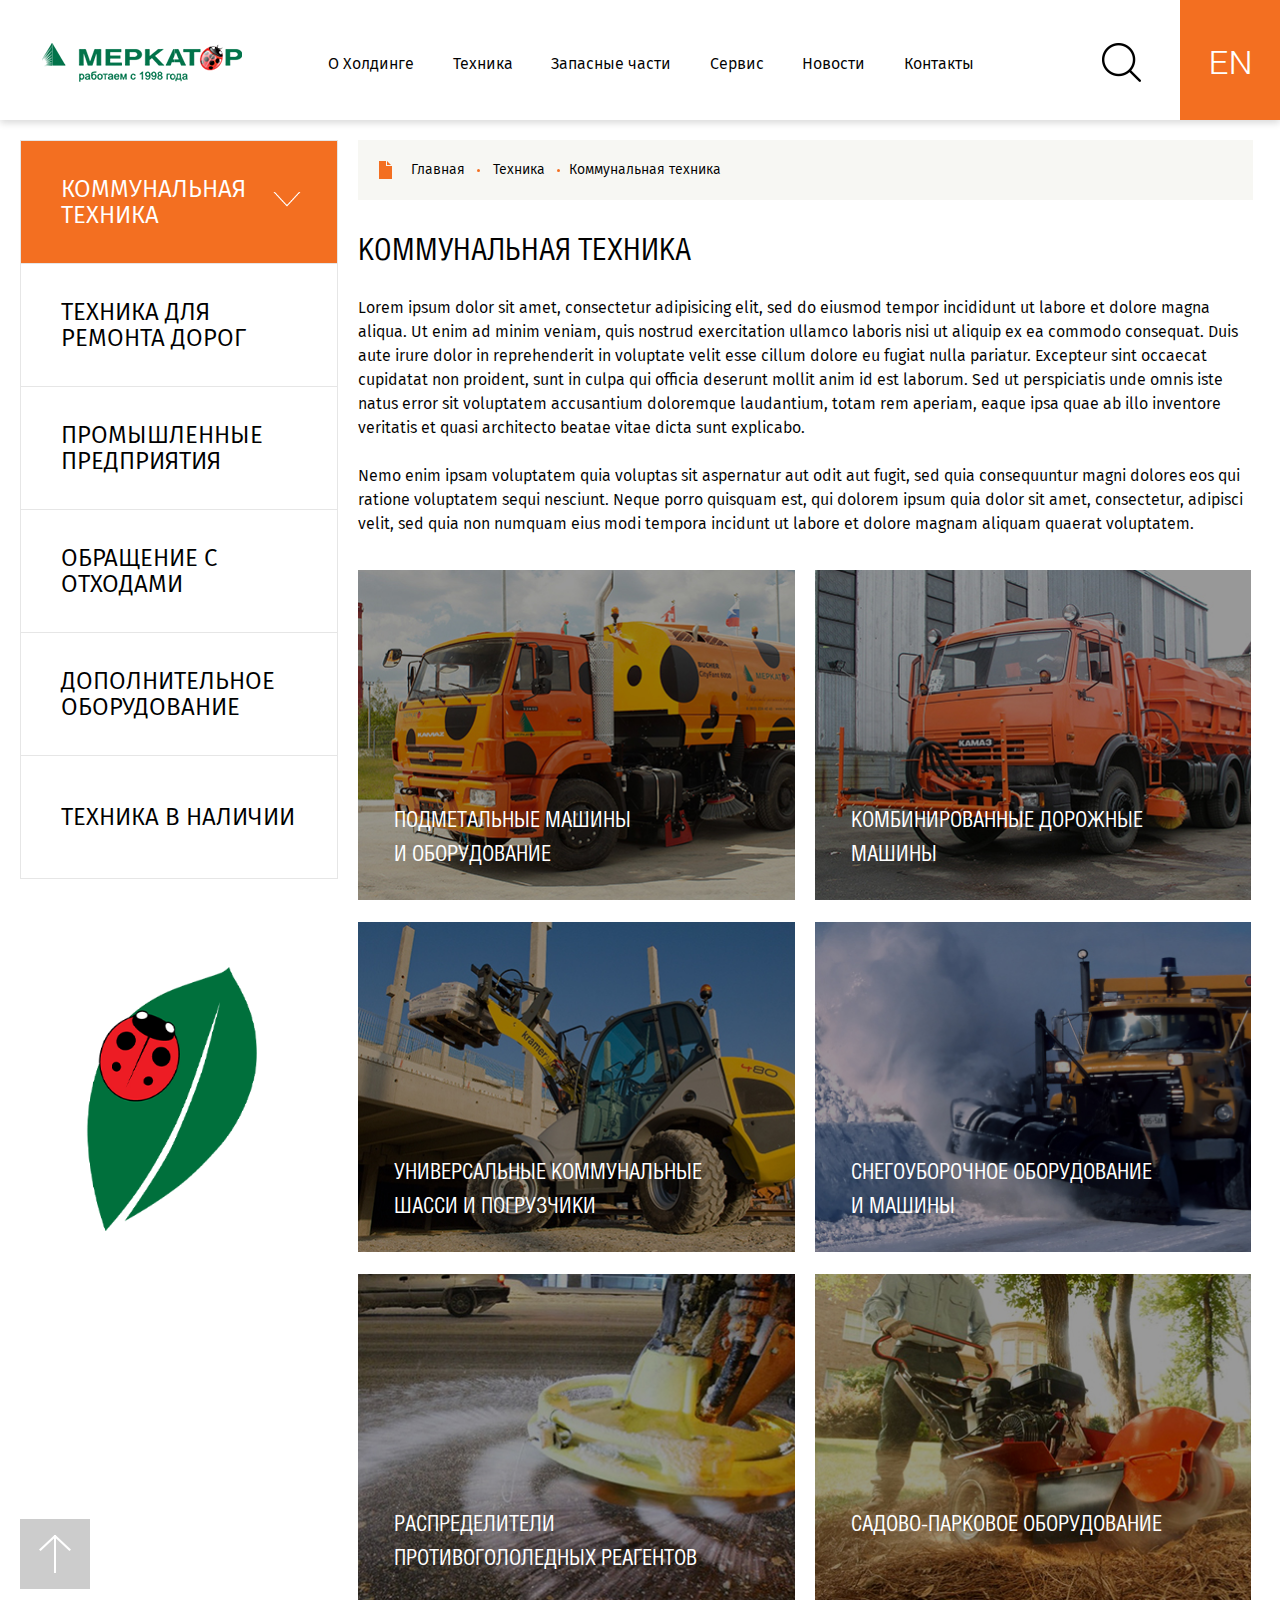
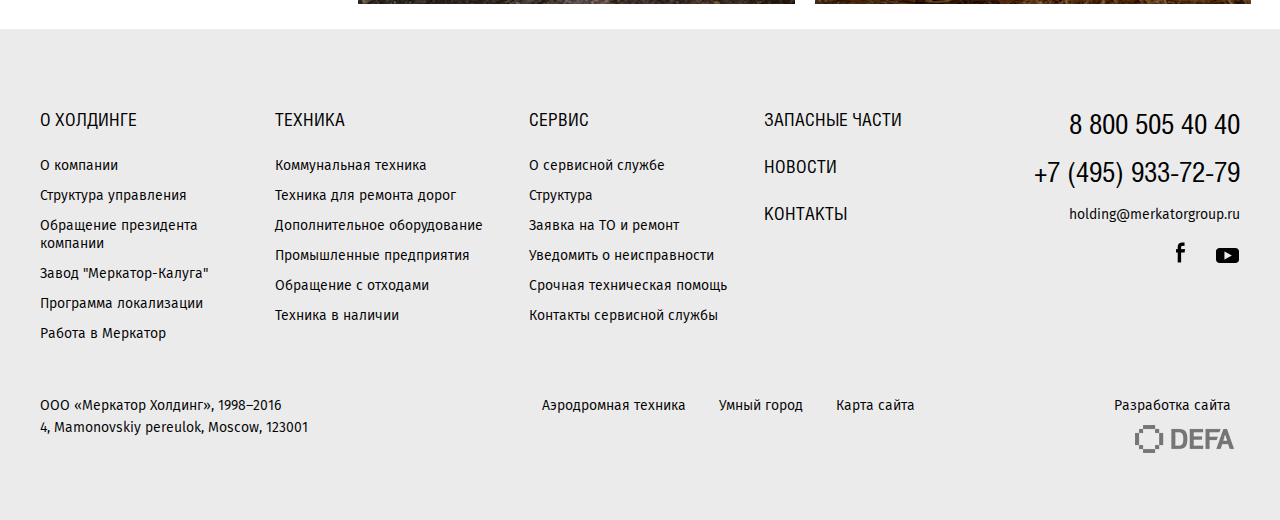
<file: category.html>
<!DOCTYPE html>
<html xmlns="http://www.w3.org/1999/xhtml" lang="ru">
<head>
	<meta http-equiv="Content-Type" content="text/html; charset=utf-8" />
	<meta name="format-detection" content="telephone=no">
	<meta name="viewport" content="width=device-width, initial-scale=1, user-scalable=no, maximum-scale=1">
	<title>merkator - category</title>
	<link rel="stylesheet" type="text/css" href="css/style.min.css" />		
</head>
<body class="inner-page loaded">

							
<!-- BEGIN BODY -->

<div class="main-wrapper">

<!-- BEGIN CONTENT -->
	<main class="content box-category" id="top">
		<div class="box-bread-crumbs sx-hide">
		     	<ul class="bread-crambs">
	            	<li class="bread-crambs__item">
	                    <a href="#" class="bread-crambs__link">Главная</a>
	            	</li>
	            	<li class="bread-crambs__item">
	            		<a href="#" class="bread-crambs__link">Техника</a>
	            	</li>
	            	<li class="bread-crambs__item">Коммунальная техника</li>
		     	</ul>
		   </div>
		<aside class="sx-hide">
			<ul class="aside__list">
				<li class="aside__item active js-item"><a href="#" class="aside__link"><span class="aside__arrow-wrap">коммунальная техника<span class="aside__arrow"></span></span></a>
					<ul class="aside__list aside__list_sub js-sub-list">
						<li class="aside__sub-item"><a href="#" class="aside__link"><span>Подметальные машины и оборудование</span></a></li>
						<li class="aside__sub-item"><a href="#" class="aside__link"><span>Комбинированные дорожные машины</span></a></li>
						<li class="aside__sub-item"><a href="#" class="aside__link"><span>Универсальные коммунальные шасси  и погрузчики</span></a></li>
						<li class="aside__sub-item"><a href="#" class="aside__link"><span>Снегоуборочное оборудование и машины</span></a></li>
						<li class="aside__sub-item"><a href="#" class="aside__link"><span>Распределители противогололедных реагентов</span></a></li>
						<li class="aside__sub-item"><a href="#" class="aside__link"><span>Садово-парковое оборудование</span></a></li>
					</ul>
				</li>
				<li class="aside__item"><a href="#" class="aside__link"><span>Техника для ремонта дорог</span></a></li>
				<li class="aside__item"><a href="#" class="aside__link"><span>Промышленные предприятия</span></a></li>
				<li class="aside__item"><a href="#" class="aside__link"><span>Обращение с отходами</span></a></li>
				<li class="aside__item"><a href="#" class="aside__link"><span>Дополнительное оборудование</span></a></li>
				<li class="aside__item"><a href="#" class="aside__link"><span>техника в наличии</span></a></li>
			</ul>
			<div class="aside__img">
				<img src="img/img_news.png" alt="">
			</div>
		</aside>
		<div class="inner-cont">
			<div class="inner-cont__text">
				<h1 class="sx-gray">Коммунальная техника</h1>
				<p>Lorem ipsum dolor sit amet, consectetur adipisicing elit, sed do eiusmod tempor incididunt ut labore et dolore magna aliqua. Ut enim ad minim veniam, quis nostrud exercitation ullamco laboris nisi ut aliquip ex ea commodo consequat. Duis aute irure dolor in reprehenderit in voluptate velit esse cillum dolore eu fugiat nulla pariatur. Excepteur sint occaecat cupidatat non proident, sunt in culpa qui officia deserunt mollit anim id est laborum. Sed ut perspiciatis unde omnis iste natus error sit voluptatem accusantium doloremque laudantium, totam rem aperiam, eaque ipsa quae ab illo inventore veritatis et quasi architecto beatae vitae dicta sunt explicabo.
				</p>
				<p>Nemo enim ipsam voluptatem quia voluptas sit aspernatur aut odit aut fugit, sed quia consequuntur magni dolores eos qui ratione voluptatem sequi nesciunt. Neque porro quisquam est, qui dolorem ipsum quia dolor sit amet, consectetur, adipisci velit, sed quia non numquam eius modi tempora incidunt ut labore et dolore magnam aliquam quaerat voluptatem.
				</p> 
			</div>
			<div class="box-category-list">
				<div class="numbers-news js-numbers-category"></div>
				<ul class="category__list js-category">
					<li class="category__item">
						<div class="category__cont" style="background-image:url(img/img_category_1.jpg)">
							<a href="" class="category__link">Подметальные машины<br/>и оборудование</a>
						</div>
					</li>
					<li class="category__item">
						<div class="category__cont" style="background-image:url(img/img_category_2.jpg)">
							<a href="" class="category__link">Комбинированные дорожные<br/>машины</a>
						</div>
					</li>
					<li class="category__item">
						<div class="category__cont" style="background-image:url(img/img_category_3.jpg)">
							<a href="" class="category__link">Универсальные коммунальные<br/>шасси и погрузчики</a>
						</div>
					</li>
					<li class="category__item">
						<div class="category__cont" style="background-image:url(img/img_category_4.jpg)">
							<a href="" class="category__link">Снегоуборочное оборудование<br/>и машины</a>
						</div>
					</li>
					<li class="category__item">
						<div class="category__cont" style="background-image:url(img/img_category_5.jpg)">
							<a href="" class="category__link">Распределители<br/>противогололедных реагентов</a>
						</div>
					</li>
					<li class="category__item">
						<div class="category__cont" style="background-image:url(img/img_category_6.jpg)">
							<a href="" class="category__link">Садово-парковое оборудование</a>
						</div>
					</li>
				</ul>
			</div>
		</div>
	</main>	
			
<!-- CONTENT EOF   -->

<!-- BEGIN HEADER -->

	<header class="">
		<div class="wrapper">
			<div class="logo"><a href="#"><img src="img/logo.png" alt=""></a></div>
			<a href="#" class="button-nav">
				<span></span>
				<span></span>
				<span></span>
			</a>
			<div class="opened-block-nav">
				<nav class="main-nav">
					<ul class="main-nav-list">
						<li class="main-nav-list__item"><a href="#" class="main-nav-list__link">О Холдинге</a>
							<span class="main-nav-list__more js-menu_link"></span>
							<div class="box-submenu">
								<div class="submenu__list">
									<div class="submenu__col submenu__col-33">
										<ul>
											<li class="submenu__item"><a href="" class="drop-menu__title">О компании</a></li>
											<li class="submenu__item"><a href="" class="drop-menu__title">Структура управления</a></li>
										</ul>
									</div>
									<div class="submenu__col submenu__col-33">
										<ul>
											<li class="submenu__item"><a href="" class="drop-menu__title">Обращение президента компании</a></li>
											<li class="submenu__item"><a href="" class="drop-menu__title">Завод "Меркатор-Калуга"</a></li>

										</ul>
									</div>
									<div class="submenu__col submenu__col-33">
										<ul>
											<li class="submenu__item"><a href="" class="drop-menu__title">Программа локализации</a></li>
											<li class="submenu__item"><a href="" class="drop-menu__title">Работа в Меркатор</a></li>
										</ul>
									</div>
								</div>
							</div>
						</li>

						<li class="main-nav-list__item"><a href="#" class="main-nav-list__link">Техника</a>
							<span class="main-nav-list__more js-menu_link"></span>
							<div class="box-submenu">
								<div class="submenu__list">
									<div class="submenu__col submenu__col-25">
										<ul>
											<li class="submenu__item"><a href="#" class="drop-menu__title js-menu_link1">Коммунальная техника</a>
												<ul class="drop-menu__list">
													<li class="drop-menu__item"><a href="#" class="drop-menu__link">Подметальные машины и оборудование</a></li>
													<li class="drop-menu__item"><a href="#" class="drop-menu__link">Комбинированные дорожные машины</a></li>
													<li class="drop-menu__item"><a href="#" class="drop-menu__link">Универсальные коммунальные шасси  и погрузчики</a></li>
													<li class="drop-menu__item"><a href="#" class="drop-menu__link">Снегоуборочное оборудование и машины</a></li>
													<li class="drop-menu__item"><a href="#" class="drop-menu__link">Распределители противогололедных реагентов</a></li>
													<li class="drop-menu__item"><a href="#" class="drop-menu__link">Садово-парковое оборудование</a></li>
												</ul>
											</li>
										</ul>
										
									</div>
									<div class="submenu__col submenu__col-25">
										<ul>
											<li class="submenu__item"><a href="#" class="drop-menu__title js-menu_link1">Техника для ремонта дорог</a>
							            		<ul class="drop-menu__list">
													<li class="drop-menu__item"><a href="#" class="drop-menu__link">Ремонт асфальта</a></li>
													<li class="drop-menu__item"><a href="#" class="drop-menu__link">Нанесение и удаление дорожной разметки</a></li>
							            		</ul>
							            	</li>
										</ul>
										<ul>
											<li class="submenu__item"><a href="#" class="drop-menu__title js-menu_link1">Промышленные предприятия</a>
							            		<ul class="drop-menu__list">
													<li class="drop-menu__item"><a href="#" class="drop-menu__link">Промышленная вакуумная очистка</a></li>
													<li class="drop-menu__item"><a href="#" class="drop-menu__link">Машины и оборудования для водоканала</a></li>
							            		</ul>
							            	</li>
										</ul>
						            </div>
									<div class="submenu__col submenu__col-25">
										<ul>
											<li class="submenu__item"><a href="#" class="drop-menu__title js-menu_link1">Обращение с отходами</a>
							            		<ul class="drop-menu__list">
													<li class="drop-menu__item"><a href="#" class="drop-menu__link">Транспортировка мусора</a></li>
													<li class="drop-menu__item"><a href="#" class="drop-menu__link">Технологии с обращения с отходами</a></li>
							            		</ul>
							            	</li>
										</ul>
										<ul>
											<li class="submenu__item"><a href="#" class="drop-menu__title js-menu_link1">Дополнительное оборудование</a>
							            		<ul class="drop-menu__list">
													<li class="drop-menu__item"><a href="#" class="drop-menu__link">Навесное оборудование для КДМ</a></li>
													<li class="drop-menu__item"><a href="#" class="drop-menu__link">Системы мониторинга</a></li>
													<li class="drop-menu__item"><a href="#" class="drop-menu__link">Системы хранения и приготовления противогололедных материалов</a></li>
													<li class="drop-menu__item"><a href="#" class="drop-menu__link">Снегоплавильное оборудование</a></li>
							            		</ul>
							            	</li>
										</ul>
						            </div>
						            <div class="submenu__col submenu__col-25">
						            	<ul>
						            		<li class="submenu__item"><a href="#" class="drop-menu__title js-menu_link1">техника в наличии</a></li>
						            	</ul>
						            </div>
						        </div>
							</div>	
						</li>

						<li class="main-nav-list__item"><a href="#" class="main-nav-list__link">Запасные части</a>
							<span class="main-nav-list__more js-menu_link"></span>
							<div class="box-submenu">
								<div class="submenu__list">
									<div class="submenu__col submenu__col-25">
										<ul>
											<li class="submenu__item"><a href="#" class="drop-menu__title">Коммунальная техника</a>
												<ul class="drop-menu__list">
													<li class="drop-menu__item"><a href="#" class="drop-menu__link">Подметальные машины и оборудование</a></li>
													<li class="drop-menu__item"><a href="#" class="drop-menu__link">Комбинированные дорожные машины</a></li>
													<li class="drop-menu__item"><a href="#" class="drop-menu__link">Универсальные коммунальные шасси  и погрузчики</a></li>
													<li class="drop-menu__item"><a href="#" class="drop-menu__link">Садово-парковое оборудование</a></li>
												</ul>
											</li>
										</ul>
										
									</div>
									<div class="submenu__col submenu__col-25">
										<ul>
											<li class="submenu__item"><a href="#" class="drop-menu__title">Техника для ремонта дорог</a>
							            		<ul class="drop-menu__list">
													<li class="drop-menu__item"><a href="#" class="drop-menu__link">Ремонт асфальта</a></li>
													<li class="drop-menu__item"><a href="#" class="drop-menu__link">Нанесение и удаление дорожной разметки</a></li>
							            		</ul>
							            	</li>
										</ul>
						            </div>
									<div class="submenu__col submenu__col-25">
										<ul>
											<li class="submenu__item"><a href="#" class="drop-menu__title">Дополнительное оборудование</a>
							            		<ul class="drop-menu__list">
													<li class="drop-menu__item"><a href="#" class="drop-menu__link">Навесное оборудование для КДМ</a></li>
													<li class="drop-menu__item"><a href="#" class="drop-menu__link">Системы мониторинга</a></li>
													<li class="drop-menu__item"><a href="#" class="drop-menu__link">Системы хранения и приготовления противогололедных материалов</a></li>
													<li class="drop-menu__item"><a href="#" class="drop-menu__link">Снегоплавильное оборудование</a></li>
							            		</ul>
							            	</li>
										</ul>
						            </div>
						            <div class="submenu__col submenu__col-25">
					            		<ul>
											<li class="submenu__item"><a href="#" class="drop-menu__title">Промышленные предприятия</a>
							            		<ul class="drop-menu__list">
													<li class="drop-menu__item"><a href="#" class="drop-menu__link">Промышленная вакуумная очистка</a></li>
													<li class="drop-menu__item"><a href="#" class="drop-menu__link">Машины и оборудования для водоканала</a></li>
							            		</ul>
							            	</li>
										</ul>
						            </div>
						        </div>
							</div>
						</li>
						<li class="main-nav-list__item"><a href="#" class="main-nav-list__link">Сервис</a>
							<span class="main-nav-list__more js-menu_link"></span>
						</li>
						<li class="main-nav-list__item"><a href="#" class="main-nav-list__link">Новости</a>
							<span class="main-nav-list__more js-menu_link"></span>
						</li>
						<li class="main-nav-list__item"><a href="#" class="main-nav-list__link">Контакты</a>
							<span class="main-nav-list__more js-menu_link"></span>
						</li>
					</ul>
					<div class="search-form">
						<form>
							<div class="search-form__field">
								<input type="text" placeholder="Search">
							</div>
						</form>
					</div>
					<div class="box-search">
						<a href="#" class="box-search__link js-search">
							<span class="box-search__icon"></span>
						</a>
					</div>
					<div class="nav-search-form">
						<form>
							<div class="nav-search-form__field">
								<input type="text" placeholder="Поиск по сайту">
							</div>
						</form>
					</div>
					<ul class="sx-list">
						<li class="sx-list__item"><a href="#">Заявка на запасные части</a></li>
						<li class="sx-list__item"><a href="#">Заявка на ТО и ремонт</a></li>
						<li class="sx-list__item"><a href="#">Гарантийный случай</a></li>
					</ul>
					
				</nav>
				
			</div>
			<div class="box-lang">
				<a href="#" class="box-lang__link">EN</a>				
			</div>
		</div>
	</header>
	
<!-- HEADER EOF   -->

<!-- BEGIN FOOTER -->	
	
	<footer>
		<a href="#top" class="up-link js-up"><span class="arrow-up"></span></a>
		<div class="wrapper">
			<div class="footer-top">
				<div class="footer-col-wrap">
					<div class="footer-col-nav footer-col-nav_1">
						<div class="footer-title"><a href="#">О Холдинге</a></div>
						<ul class="footer-nav">
							<li class="footer-nav__item">
								<a href="#" class="footer-nav__link">О компании</a>
							</li>
							<li class="footer-nav__item">
								<a href="#" class="footer-nav__link">Структура управления</a>
							</li>
							<li class="footer-nav__item">
								<a href="#" class="footer-nav__link">Обращение президента компании</a>
							</li>
							<li class="footer-nav__item">
								<a href="#" class="footer-nav__link">Завод "Меркатор-Калуга"</a>
							</li>
							<li class="footer-nav__item">
								<a href="#" class="footer-nav__link">Программа локализации</a>
							</li>
							<li class="footer-nav__item">
								<a href="#" class="footer-nav__link">Работа в  Меркатор</a>
							</li>
						</ul>
					</div>
					<div class="footer-col-nav footer-col-nav_2">
						<div class="footer-title"><a href="#">Техника</a></div>
						<ul class="footer-nav">
							<li class="footer-nav__item">
								<a href="#" class="footer-nav__link">Коммунальная техника</a>
							</li>
							<li class="footer-nav__item">
								<a href="#" class="footer-nav__link">Техника для ремонта дорог</a>
							</li>
							<li class="footer-nav__item">
								<a href="#" class="footer-nav__link">Дополнительное оборудование</a>
							</li>
							<li class="footer-nav__item">
								<a href="#" class="footer-nav__link">Промышленные предприятия</a>
							</li>
							<li class="footer-nav__item">
								<a href="#" class="footer-nav__link">Обращение с отходами</a>
							</li>
							<li class="footer-nav__item">
								<a href="#" class="footer-nav__link">Техника в наличии</a>
							</li>
						</ul>
					</div>
					<div class="footer-col-nav footer-col-nav_3">
						<div class="footer-title"><a href="#">СЕРВИС</a></div>
						<ul class="footer-nav">
							<li class="footer-nav__item">
								<a href="#" class="footer-nav__link">О сервисной службе</a>
							</li>
							<li class="footer-nav__item">
								<a href="#" class="footer-nav__link">Структура</a>
							</li>
							<li class="footer-nav__item">
								<a href="#" class="footer-nav__link">Заявка на ТО и ремонт</a>
							</li>
							<li class="footer-nav__item">
								<a href="#" class="footer-nav__link">Уведомить о неисправности</a>
							</li>
							<li class="footer-nav__item">
								<a href="#" class="footer-nav__link">Срочная техническая помощь</a>
							</li>
							<li class="footer-nav__item">
								<a href="#" class="footer-nav__link">Контакты сервисной службы</a>
							</li>
						</ul>
					</div>
					<div class="footer-col-nav footer-col-nav_4">
						<div class="footer-title"><a href="#">Запасные части</a></div>
						<div class="footer-title"><a href="#">Новости</a></div>
						<div class="footer-title"><a href="#">Контакты</a></div>
					</div>
				</div>
				
				<div class="footer-col-nav footer-col-nav_contact">
					<div class="footer-tel">
						<a href="tel:88005054040">8 800 505 40 40</a>		
					</div>
					<div class="footer-tel">
						<a href="tel:+74959337279">+7 (495) 933-72-79</a>	
					</div>
					<div class="footer-email">
						<a href="mailto:holding@merkatorgroup.ru">holding@merkatorgroup.ru</a>
					</div>
					<div class="footer-social">
						<a href="#" class="footer-social__icon footer-social__icon_1"></a>
						<a href="#" class="footer-social__icon footer-social__icon_2"></a>
					</div>
				</div>
			</div>
			<div class="footer-bottom">
				<div class="footer-col-nav footer-col_copy">
					<div class="copy">ООО «Меркатор Холдинг», 1998–2016<br> 4, Mamonovskiy pereulok, Moscow, 123001</div>
				</div>
				<div class="footer-col-nav footer-col_bottom-nav">
					<ul class="footer-nav footer-nav_inline">
						<li class="footer-nav__item">
							<a href="#" class="footer-nav__link">Аэродромная техника</a>
						</li>
						<li class="footer-nav__item">
							<a href="#" class="footer-nav__link">Умный город</a>
						</li>
						<li class="footer-nav__item">
							<a href="#" class="footer-nav__link">Карта сайта</a>
						</li>
					</ul>
				</div>
				<div class="footer-col-nav footer-col-nav_contact footer-col-bottom-dev">
					<div class="footer-developer">
						<div class="footer-developer__text">Разработка сайта</div>
						<a href="#"><img src="img/defa.png" alt=""></a>
					</div>
				</div>
			</div>
		</div>	
	</footer>
	
<!-- FOOTER EOF   -->
<div class="overlay"></div>
</div>		

<div class="icon-load"></div>		

<!-- BODY EOF   -->
	
	<script type="text/javascript" src="js/jquery-1.11.0.min.js"></script>		
	<script type="text/javascript" src="js/jquery-migrate.min.js" ></script>
	<script type="text/javascript" src="js/slick.js" ></script>
	<script type="text/javascript" src="js/jquery.fancybox.js"></script>
	<script type="text/javascript" src="js/custom.js" ></script>
</body>
</html>
</file>
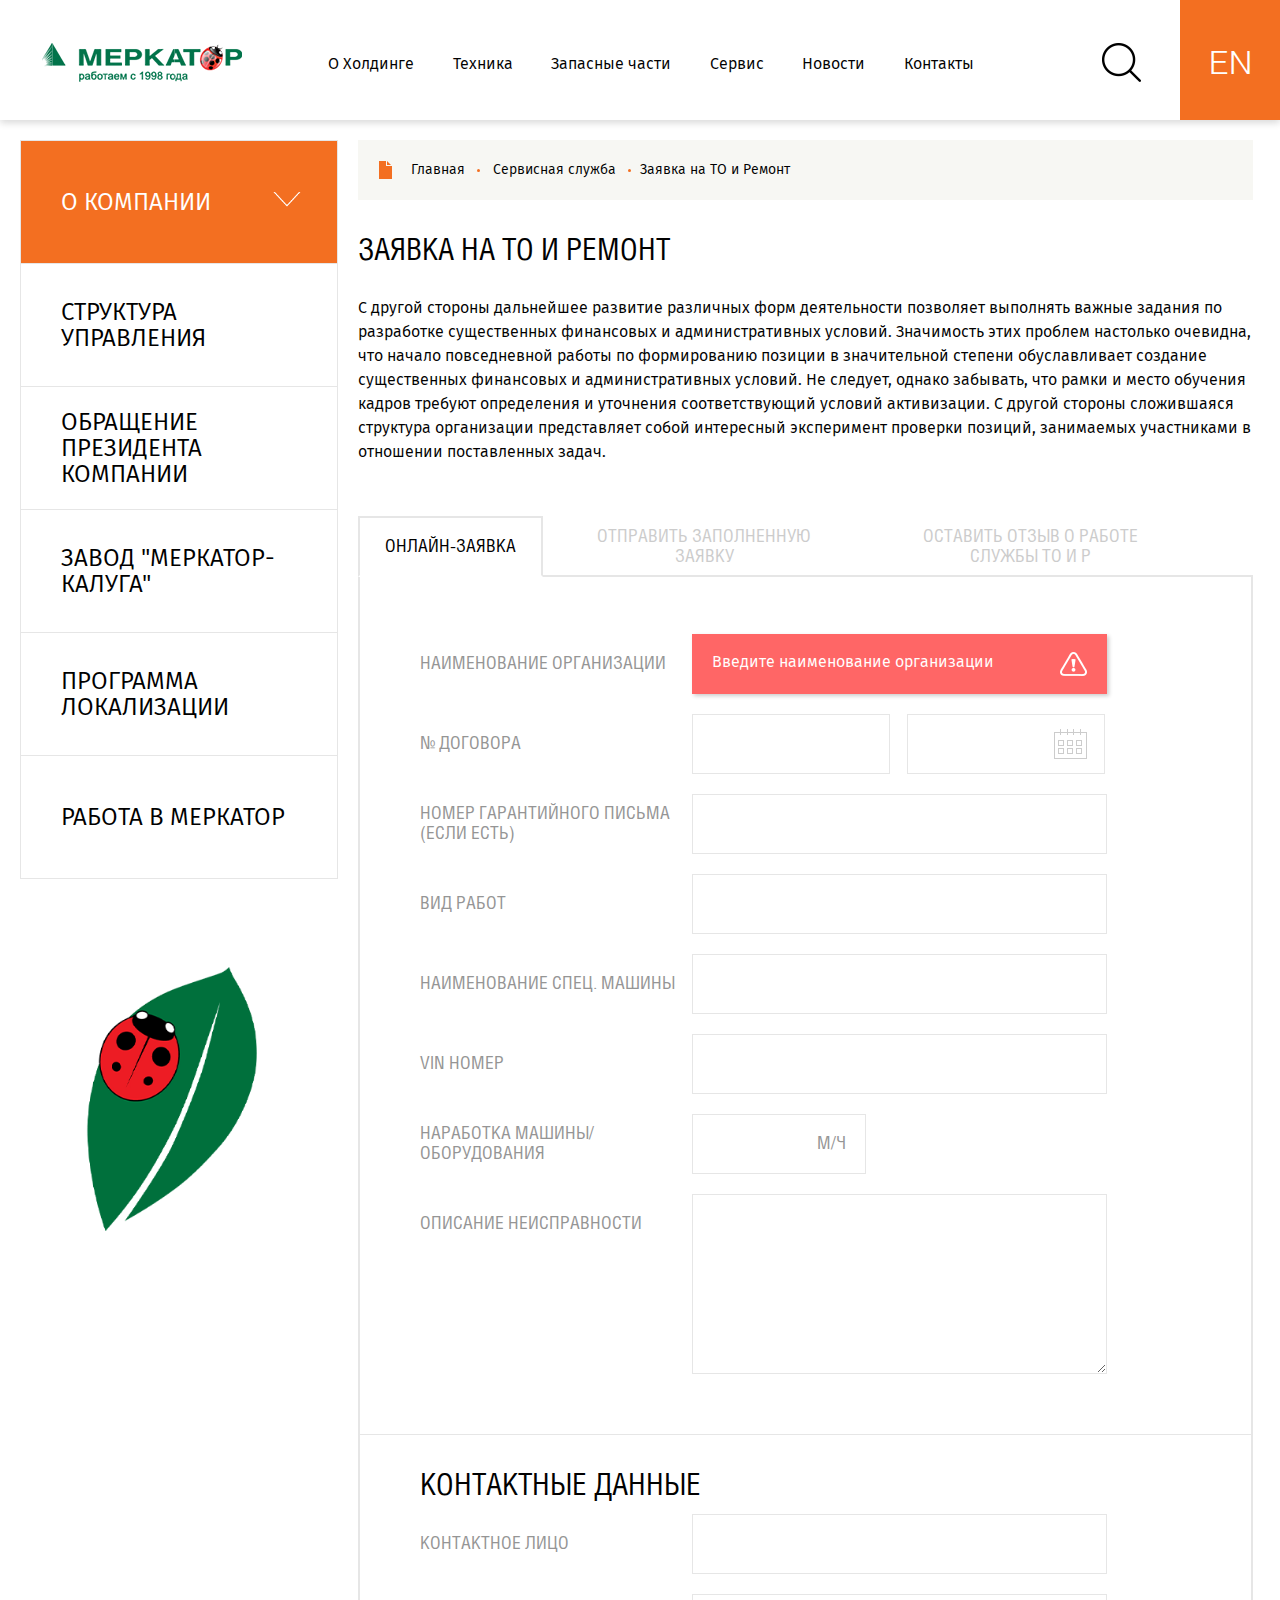
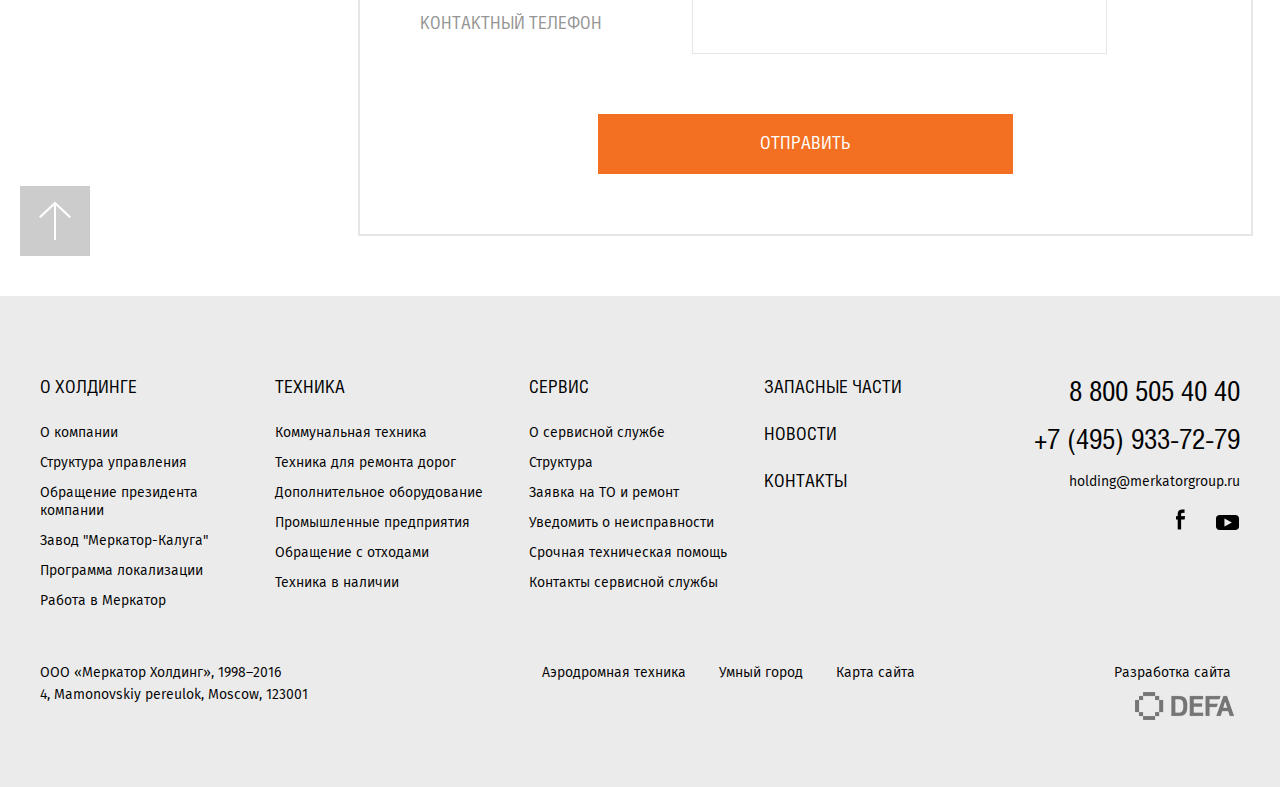
<file: form_TO.html>
<!DOCTYPE html>
<html xmlns="http://www.w3.org/1999/xhtml" lang="ru">
<head>
	<meta http-equiv="Content-Type" content="text/html; charset=utf-8" />
	<meta name="format-detection" content="telephone=no">
	<meta name="viewport" content="width=device-width, initial-scale=1, user-scalable=no, maximum-scale=1">
	<title>merkator - form</title>
	<link rel="stylesheet" type="text/css" href="css/style.min.css" />		
</head>
<body class="inner-page loaded">

							
<!-- BEGIN BODY -->

<div class="main-wrapper">

<!-- BEGIN CONTENT -->
	<main class="content box-forms-order" id="top">
		<div class="box-bread-crumbs sx-hide">
		     	<ul class="bread-crambs">
	            	<li class="bread-crambs__item">
	                    <a href="#" class="bread-crambs__link">Главная</a>
	            	</li>
	            	<li class="bread-crambs__item">
	            		<a href="#" class="bread-crambs__link">Сервисная служба</a>
	            	</li>
	            	<li class="bread-crambs__item">Заявка на ТО и Ремонт</li>
		     	</ul>
		   </div>
		<aside class="sx-hide">
			<ul class="aside__list">
				<li class="aside__item active js-item"><a href="#" class="aside__link"><span class="aside__arrow-wrap">О компании<span class="aside__arrow"></span></span></a>
					<ul class="aside__list aside__list_sub js-sub-list">
						<li class="aside__sub-item"><a href="#" class="aside__link"><span>Подметальные машины и оборудование</span></a></li>
						<li class="aside__sub-item"><a href="#" class="aside__link"><span>Комбинированные дорожные машины</span></a></li>
						<li class="aside__sub-item"><a href="#" class="aside__link"><span>Универсальные коммунальные шасси  и погрузчики</span></a></li>
						<li class="aside__sub-item"><a href="#" class="aside__link"><span>Снегоуборочное оборудование и машины</span></a></li>
						<li class="aside__sub-item"><a href="#" class="aside__link"><span>Распределители противогололедных реагентов</span></a></li>
						<li class="aside__sub-item"><a href="#" class="aside__link"><span>Садово-парковое оборудование</span></a></li>
					</ul>
				</li>
				<li class="aside__item"><a href="#" class="aside__link"><span>Структура управления</span></a></li>
				<li class="aside__item"><a href="#" class="aside__link"><span>Обращение президента компании</span></a></li>
				<li class="aside__item"><a href="#" class="aside__link"><span>Завод "Меркатор-Калуга"</span></a></li>
				<li class="aside__item"><a href="#" class="aside__link"><span>Программа локализации</span></a></li>
				<li class="aside__item"><a href="#" class="aside__link"><span>Работа в Меркатор</span></a></li>
			</ul>
			<div class="aside__img">
				<img src="img/img_news.png" alt="">
			</div>
		</aside>
		<div class="inner-cont">			
			<section class="box-order box-order-1">
				<div class="inner-cont__text">
					<h1  class="sx-gray">Заявка на ТО и Ремонт</h1>
					<p>С другой стороны дальнейшее развитие различных форм деятельности позволяет выполнять важные задания по разработке существенных финансовых и административных условий. Значимость этих проблем настолько очевидна, что начало повседневной работы по формированию позиции в значительной степени обуславливает создание существенных финансовых и административных условий. Не следует, однако забывать, что рамки и место обучения кадров требуют определения и уточнения соответствующий условий активизации. С другой стороны сложившаяся структура организации представляет собой интересный эксперимент проверки позиций, занимаемых участниками в отношении поставленных задач.</p>
				</div>
				<div class="tab-wrap">
					<div class="nav-tab-list-wrap hide_1000">
				     	<ul class="nav-tab-list tabs">
		     	        	<li class="nav-tab-list__item nav-tab-list__item_small active">
		                	    <a href="#tab_1" class="nav-tab-list__link"><span>Онлайн-заявка</span></a>
		     	        	</li>
		     	        	<li class="nav-tab-list__item nav-tab-list__item_md">
		                	    <a href="#tab_2" class="nav-tab-list__link"><span>Отправить заполненную заявку</span></a>
		     	        	</li>
		     	        	<li class="nav-tab-list__item nav-tab-list__item_lg">
		                	    <a href="#tab_3" class="nav-tab-list__link"><span>Оставить отзыв о работе службы ТО и Р</span></a>
		     	        	</li>
				     	</ul>
				    </div>
			     	<div class="box-tab-cont js-tab-list">
			            <div class="tab-cont" id="tab_1">
				            
				            <div class="tab-title_mob"><span>Онлайн-заявка</span></div>
			            	<form class="defolt-form defolt-form_to">
			            		<div class="form-section">

				            		<div class="box-field">
				            			<label class="label">Наименование организации</label>
										<div class="box-field__input-wrap">
											<input type="text" placeholder="Наименование организации" class="box-field__input">
											<span class="error js-error">Введите наименование организации</span>
										</div>
									</div>

									<div class="box-field box-field_groupe">
										<label class="label">№ договора</label>
										<div class="box-field__input-wrap box-field__input-wrap_left">
											<input type="text" placeholder="№ договора" class="box-field__input">
										</div>
										<div class="box-field__input-wrap box-field__input-wrap_date box-field__input-wrap_date-min">
											<input type="text" placeholder="Дата договора" class="box-field__input datepicker">
											<span class="calendar js-calendar"></span>
										</div>
									</div>

									<div class="box-field">
										<label class="label">Номер гарантийного письма (если есть)</label>
										<div class="box-field__input-wrap">
											<input type="text" placeholder="Номер гарантийного письма (если есть)" class="box-field__input">
										</div>
									</div>
									
									<div class="box-field">
										<label class="label">Вид работ</label>
										<div class="box-field__input-wrap">
											<input type="text" placeholder="Вид работ" class="box-field__input">
										</div>
									</div>

									<div class="box-field">
										<label class="label">Наименование спец. машины</label>
										<div class="box-field__input-wrap">
											<input type="text" placeholder="Наименование спец. машины" class="box-field__input">
										</div>
									</div>

									<div class="box-field">
										<label class="label">VIN номер</label>
										<div class="box-field__input-wrap">
											<input type="text" placeholder="VIN номер" class="box-field__input">
										</div>
									</div>

									<div class="box-field">
										<label class="label">Наработка машины/оборудования</label>
										<div class="box-field__input-wrap box-field__input-wrap_moto">
											<input placeholder="" type="text" class="box-field__input">
											<span class="show_767">Наработка машиниы/оборудования</span>
											<span class="hide_767">М/Ч</span>
										</div>
									</div>

									<div class="box-field box-field_textarea">
										<label class="label">Описание неисправности</label>
										<div class="box-field__input-wrap">
											<textarea placeholder="Описание неисправности" class="box-field__textarea"></textarea>
										</div>
									</div>

								</div>
								<div class="form-section form-section_order">
									<h2>Контактные данные</h2>

									<div class="box-field">
										<label class="label">Контактное лицо</label>
										<div class="box-field__input-wrap">
											<input type="text" placeholder="Контактное лицо" class="box-field__input">
										</div>
									</div>

									<div class="box-field">
										<label class="label">Контактный телефон</label>
										<div class="box-field__input-wrap">
											<input type="text" placeholder="Контактный телефон" class="box-field__input">
										</div>
									</div>
									<div class="box-form-button">									
										<input type="submit" value="ОТПРАВИТЬ" class="button button_block">
									</div>
								</div>
			            	</form>
			            </div>
			            <div class="tab-cont hide-tab" id="tab_2">
			            	<div class="tab-title_mob"><span>Отправить заполненную заявку</span></div>
			            	<form class="defolt-form defolt-form_to">
			            		<div class="form-section form-section_send">

				            		<div class="box-field">
				            			<h2>Шаблон заявки</h2>
										<a href="1.pdf" target="_blank" download="" class="label"><span class="box-field__template"></span><span class="label__text">Шаблон заявки на ТО и ремонт<br/>127 КБ</span></a>
									</div>

									<div class="box-field">
										<h2>Отправить файлом</h2>
										<input type="file" class="box-field__file" id="file2">
										<label for="file2" class="label"><span class="box-field__completed"></span><span class="label__text">Прикрепить заполненный шаблон<br/>или подписаный скан заполненной заявки</span></label>
									</div>
									
								</div>
								<div class="form-section form-section_order">
									<h2>Контактные данные</h2>
									<div class="box-field">
										<label class="label">Контактное лицо</label>
										<div class="box-field__input-wrap">
											<input type="text" placeholder="Контактное лицо" class="box-field__input">
											<span class="error js-error" style="display:none;">Введите имя контактного лица</span>
										</div>
									</div>

									<div class="box-field">
										<label class="label">Контактный телефон</label>
										<div class="box-field__input-wrap">
											<input type="text" placeholder="Контактный телефон" class="box-field__input">
											<span class="error js-error" style="display:none;">Введите контактный телефон</span>
										</div>
									</div>
									<div class="box-form-button">							
										<input type="submit" value="ОТПРАВИТЬ" class="button button_block">
									</div>	
								</div>
			            	</form>
			            </div>
			            <div class="tab-cont hide-tab" id="tab_3">
			            	<div class="tab-title_mob"><span>Оставить отзыв о работе службы ТО и Р</span></div>
			            	Оставить отзыв о работе службы ТО и Р
			            </div>
			       	</div>
				</div>
			</section>
		</div>
	</main>	
			
<!-- CONTENT EOF   -->

<!-- BEGIN HEADER -->

	<header class="">
		<div class="wrapper">
			<div class="logo"><a href="#"><img src="img/logo.png" alt=""></a></div>
			<a href="#" class="button-nav">
				<span></span>
				<span></span>
				<span></span>
			</a>
			<div class="opened-block-nav">
				<nav class="main-nav">
					<ul class="main-nav-list">
						<li class="main-nav-list__item"><a href="#" class="main-nav-list__link">О Холдинге</a>
							<span class="main-nav-list__more js-menu_link"></span>
							<div class="box-submenu">
								<div class="submenu__list">
									<div class="submenu__col submenu__col-33">
										<ul>
											<li class="submenu__item"><a href="" class="drop-menu__title">О компании</a></li>
											<li class="submenu__item"><a href="" class="drop-menu__title">Структура управления</a></li>
										</ul>
									</div>
									<div class="submenu__col submenu__col-33">
										<ul>
											<li class="submenu__item"><a href="" class="drop-menu__title">Обращение президента компании</a></li>
											<li class="submenu__item"><a href="" class="drop-menu__title">Завод "Меркатор-Калуга"</a></li>

										</ul>
									</div>
									<div class="submenu__col submenu__col-33">
										<ul>
											<li class="submenu__item"><a href="" class="drop-menu__title">Программа локализации</a></li>
											<li class="submenu__item"><a href="" class="drop-menu__title">Работа в Меркатор</a></li>
										</ul>
									</div>
								</div>
							</div>
						</li>

						<li class="main-nav-list__item"><a href="#" class="main-nav-list__link">Техника</a>
							<span class="main-nav-list__more js-menu_link"></span>
							<div class="box-submenu">
								<div class="submenu__list">
									<div class="submenu__col submenu__col-25">
										<ul>
											<li class="submenu__item"><a href="#" class="drop-menu__title js-menu_link1">Коммунальная техника</a>
												<ul class="drop-menu__list">
													<li class="drop-menu__item"><a href="#" class="drop-menu__link">Подметальные машины и оборудование</a></li>
													<li class="drop-menu__item"><a href="#" class="drop-menu__link">Комбинированные дорожные машины</a></li>
													<li class="drop-menu__item"><a href="#" class="drop-menu__link">Универсальные коммунальные шасси  и погрузчики</a></li>
													<li class="drop-menu__item"><a href="#" class="drop-menu__link">Снегоуборочное оборудование и машины</a></li>
													<li class="drop-menu__item"><a href="#" class="drop-menu__link">Распределители противогололедных реагентов</a></li>
													<li class="drop-menu__item"><a href="#" class="drop-menu__link">Садово-парковое оборудование</a></li>
												</ul>
											</li>
										</ul>
										
									</div>
									<div class="submenu__col submenu__col-25">
										<ul>
											<li class="submenu__item"><a href="#" class="drop-menu__title js-menu_link1">Техника для ремонта дорог</a>
							            		<ul class="drop-menu__list">
													<li class="drop-menu__item"><a href="#" class="drop-menu__link">Ремонт асфальта</a></li>
													<li class="drop-menu__item"><a href="#" class="drop-menu__link">Нанесение и удаление дорожной разметки</a></li>
							            		</ul>
							            	</li>
										</ul>
										<ul>
											<li class="submenu__item"><a href="#" class="drop-menu__title js-menu_link1">Промышленные предприятия</a>
							            		<ul class="drop-menu__list">
													<li class="drop-menu__item"><a href="#" class="drop-menu__link">Промышленная вакуумная очистка</a></li>
													<li class="drop-menu__item"><a href="#" class="drop-menu__link">Машины и оборудования для водоканала</a></li>
							            		</ul>
							            	</li>
										</ul>
						            </div>
									<div class="submenu__col submenu__col-25">
										<ul>
											<li class="submenu__item"><a href="#" class="drop-menu__title js-menu_link1">Обращение с отходами</a>
							            		<ul class="drop-menu__list">
													<li class="drop-menu__item"><a href="#" class="drop-menu__link">Транспортировка мусора</a></li>
													<li class="drop-menu__item"><a href="#" class="drop-menu__link">Технологии с обращения с отходами</a></li>
							            		</ul>
							            	</li>
										</ul>
										<ul>
											<li class="submenu__item"><a href="#" class="drop-menu__title js-menu_link1">Дополнительное оборудование</a>
							            		<ul class="drop-menu__list">
													<li class="drop-menu__item"><a href="#" class="drop-menu__link">Навесное оборудование для КДМ</a></li>
													<li class="drop-menu__item"><a href="#" class="drop-menu__link">Системы мониторинга</a></li>
													<li class="drop-menu__item"><a href="#" class="drop-menu__link">Системы хранения и приготовления противогололедных материалов</a></li>
													<li class="drop-menu__item"><a href="#" class="drop-menu__link">Снегоплавильное оборудование</a></li>
							            		</ul>
							            	</li>
										</ul>
						            </div>
						            <div class="submenu__col submenu__col-25">
						            	<ul>
						            		<li class="submenu__item"><a href="#" class="drop-menu__title js-menu_link1">техника в наличии</a></li>
						            	</ul>
						            </div>
						        </div>
							</div>	
						</li>

						<li class="main-nav-list__item"><a href="#" class="main-nav-list__link">Запасные части</a>
							<span class="main-nav-list__more js-menu_link"></span>
							<div class="box-submenu">
								<div class="submenu__list">
									<div class="submenu__col submenu__col-25">
										<ul>
											<li class="submenu__item"><a href="#" class="drop-menu__title">Коммунальная техника</a>
												<ul class="drop-menu__list">
													<li class="drop-menu__item"><a href="#" class="drop-menu__link">Подметальные машины и оборудование</a></li>
													<li class="drop-menu__item"><a href="#" class="drop-menu__link">Комбинированные дорожные машины</a></li>
													<li class="drop-menu__item"><a href="#" class="drop-menu__link">Универсальные коммунальные шасси  и погрузчики</a></li>
													<li class="drop-menu__item"><a href="#" class="drop-menu__link">Садово-парковое оборудование</a></li>
												</ul>
											</li>
										</ul>
										
									</div>
									<div class="submenu__col submenu__col-25">
										<ul>
											<li class="submenu__item"><a href="#" class="drop-menu__title">Техника для ремонта дорог</a>
							            		<ul class="drop-menu__list">
													<li class="drop-menu__item"><a href="#" class="drop-menu__link">Ремонт асфальта</a></li>
													<li class="drop-menu__item"><a href="#" class="drop-menu__link">Нанесение и удаление дорожной разметки</a></li>
							            		</ul>
							            	</li>
										</ul>
						            </div>
									<div class="submenu__col submenu__col-25">
										<ul>
											<li class="submenu__item"><a href="#" class="drop-menu__title">Дополнительное оборудование</a>
							            		<ul class="drop-menu__list">
													<li class="drop-menu__item"><a href="#" class="drop-menu__link">Навесное оборудование для КДМ</a></li>
													<li class="drop-menu__item"><a href="#" class="drop-menu__link">Системы мониторинга</a></li>
													<li class="drop-menu__item"><a href="#" class="drop-menu__link">Системы хранения и приготовления противогололедных материалов</a></li>
													<li class="drop-menu__item"><a href="#" class="drop-menu__link">Снегоплавильное оборудование</a></li>
							            		</ul>
							            	</li>
										</ul>
						            </div>
						            <div class="submenu__col submenu__col-25">
					            		<ul>
											<li class="submenu__item"><a href="#" class="drop-menu__title">Промышленные предприятия</a>
							            		<ul class="drop-menu__list">
													<li class="drop-menu__item"><a href="#" class="drop-menu__link">Промышленная вакуумная очистка</a></li>
													<li class="drop-menu__item"><a href="#" class="drop-menu__link">Машины и оборудования для водоканала</a></li>
							            		</ul>
							            	</li>
										</ul>
						            </div>
						        </div>
							</div>
						</li>
						<li class="main-nav-list__item"><a href="#" class="main-nav-list__link">Сервис</a>
							<span class="main-nav-list__more js-menu_link"></span>
						</li>
						<li class="main-nav-list__item"><a href="#" class="main-nav-list__link">Новости</a>
							<span class="main-nav-list__more js-menu_link"></span>
						</li>
						<li class="main-nav-list__item"><a href="#" class="main-nav-list__link">Контакты</a>
							<span class="main-nav-list__more js-menu_link"></span>
						</li>
					</ul>
					<div class="search-form">
						<form>
							<div class="search-form__field">
								<input type="text" placeholder="Search">
							</div>
						</form>
					</div>
					<div class="box-search">
						<a href="#" class="box-search__link js-search">
							<span class="box-search__icon"></span>
						</a>
					</div>
					<div class="nav-search-form">
						<form>
							<div class="nav-search-form__field">
								<input type="text" placeholder="Поиск по сайту">
							</div>
						</form>
					</div>
					<ul class="sx-list">
						<li class="sx-list__item"><a href="#">Заявка на запасные части</a></li>
						<li class="sx-list__item"><a href="#">Заявка на ТО и ремонт</a></li>
						<li class="sx-list__item"><a href="#">Гарантийный случай</a></li>
					</ul>
					
				</nav>
				
			</div>
			<div class="box-lang">
				<a href="#" class="box-lang__link">EN</a>				
			</div>
		</div>
	</header>
	
<!-- HEADER EOF   -->

<!-- BEGIN FOOTER -->	

	<footer>
		<a href="#top" class="up-link js-up"><span class="arrow-up"></span></a>
		<div class="wrapper">
			<div class="footer-top">
				<div class="footer-col-wrap">
					<div class="footer-col-nav footer-col-nav_1">
						<div class="footer-title"><a href="#">О Холдинге</a></div>
						<ul class="footer-nav">
							<li class="footer-nav__item">
								<a href="#" class="footer-nav__link">О компании</a>
							</li>
							<li class="footer-nav__item">
								<a href="#" class="footer-nav__link">Структура управления</a>
							</li>
							<li class="footer-nav__item">
								<a href="#" class="footer-nav__link">Обращение президента компании</a>
							</li>
							<li class="footer-nav__item">
								<a href="#" class="footer-nav__link">Завод "Меркатор-Калуга"</a>
							</li>
							<li class="footer-nav__item">
								<a href="#" class="footer-nav__link">Программа локализации</a>
							</li>
							<li class="footer-nav__item">
								<a href="#" class="footer-nav__link">Работа в  Меркатор</a>
							</li>
						</ul>
					</div>
					<div class="footer-col-nav footer-col-nav_2">
						<div class="footer-title"><a href="#">Техника</a></div>
						<ul class="footer-nav">
							<li class="footer-nav__item">
								<a href="#" class="footer-nav__link">Коммунальная техника</a>
							</li>
							<li class="footer-nav__item">
								<a href="#" class="footer-nav__link">Техника для ремонта дорог</a>
							</li>
							<li class="footer-nav__item">
								<a href="#" class="footer-nav__link">Дополнительное оборудование</a>
							</li>
							<li class="footer-nav__item">
								<a href="#" class="footer-nav__link">Промышленные предприятия</a>
							</li>
							<li class="footer-nav__item">
								<a href="#" class="footer-nav__link">Обращение с отходами</a>
							</li>
							<li class="footer-nav__item">
								<a href="#" class="footer-nav__link">Техника в наличии</a>
							</li>
						</ul>
					</div>
					<div class="footer-col-nav footer-col-nav_3">
						<div class="footer-title"><a href="#">СЕРВИС</a></div>
						<ul class="footer-nav">
							<li class="footer-nav__item">
								<a href="#" class="footer-nav__link">О сервисной службе</a>
							</li>
							<li class="footer-nav__item">
								<a href="#" class="footer-nav__link">Структура</a>
							</li>
							<li class="footer-nav__item">
								<a href="#" class="footer-nav__link">Заявка на ТО и ремонт</a>
							</li>
							<li class="footer-nav__item">
								<a href="#" class="footer-nav__link">Уведомить о неисправности</a>
							</li>
							<li class="footer-nav__item">
								<a href="#" class="footer-nav__link">Срочная техническая помощь</a>
							</li>
							<li class="footer-nav__item">
								<a href="#" class="footer-nav__link">Контакты сервисной службы</a>
							</li>
						</ul>
					</div>
					<div class="footer-col-nav footer-col-nav_4">
						<div class="footer-title"><a href="#">Запасные части</a></div>
						<div class="footer-title"><a href="#">Новости</a></div>
						<div class="footer-title"><a href="#">Контакты</a></div>
					</div>
				</div>
				
				<div class="footer-col-nav footer-col-nav_contact">
					<div class="footer-tel">
						<a href="tel:88005054040">8 800 505 40 40</a>		
					</div>
					<div class="footer-tel">
						<a href="tel:+74959337279">+7 (495) 933-72-79</a>	
					</div>
					<div class="footer-email">
						<a href="mailto:holding@merkatorgroup.ru">holding@merkatorgroup.ru</a>
					</div>
					<div class="footer-social">
						<a href="#" class="footer-social__icon footer-social__icon_1"></a>
						<a href="#" class="footer-social__icon footer-social__icon_2"></a>
					</div>
				</div>
			</div>
			<div class="footer-bottom">
				<div class="footer-col-nav footer-col_copy">
					<div class="copy">ООО «Меркатор Холдинг», 1998–2016<br> 4, Mamonovskiy pereulok, Moscow, 123001</div>
				</div>
				<div class="footer-col-nav footer-col_bottom-nav">
					<ul class="footer-nav footer-nav_inline">
						<li class="footer-nav__item">
							<a href="#" class="footer-nav__link">Аэродромная техника</a>
						</li>
						<li class="footer-nav__item">
							<a href="#" class="footer-nav__link">Умный город</a>
						</li>
						<li class="footer-nav__item">
							<a href="#" class="footer-nav__link">Карта сайта</a>
						</li>
					</ul>
				</div>
				<div class="footer-col-nav footer-col-nav_contact footer-col-bottom-dev">
					<div class="footer-developer">
						<div class="footer-developer__text">Разработка сайта</div>
						<a href="#"><img src="img/defa.png" alt=""></a>
					</div>
				</div>
			</div>
		</div>	
	</footer>
	
	
<!-- FOOTER EOF   -->
<div class="overlay"></div>
</div>		

<div class="icon-load"></div>		

<!-- BODY EOF   -->
	
	<script type="text/javascript" src="js/jquery-1.11.0.min.js"></script>		
	<script type="text/javascript" src="js/jquery-migrate.min.js" ></script>
	<script type="text/javascript" src="js/slick.js" ></script>
	<script type="text/javascript" src="js/jquery.fancybox.js"></script>
	<script type="text/javascript" src="js/jquery-ui.min.js"></script>
	<script type="text/javascript" src="js/jquery.maskedinput.js"></script>
	<script type="text/javascript" src="js/custom.js" ></script>
</body>
</html>
</file>
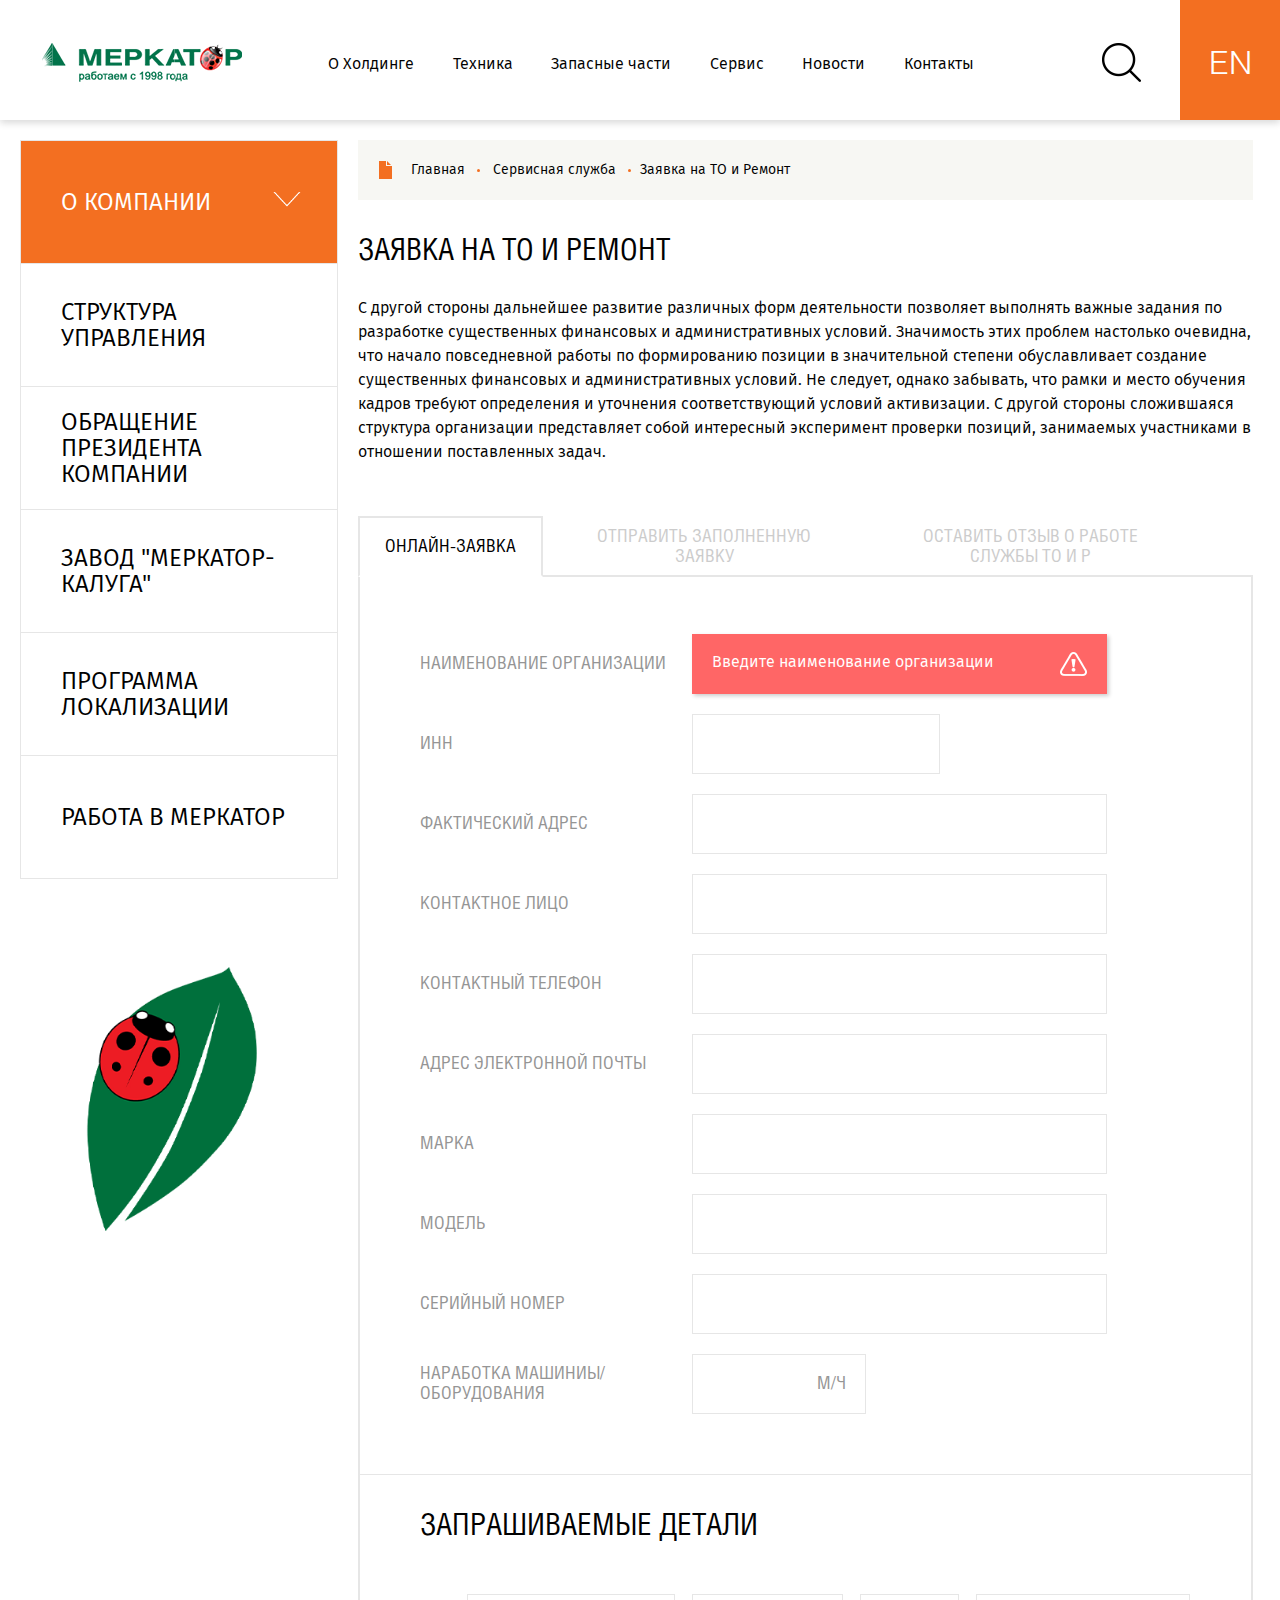
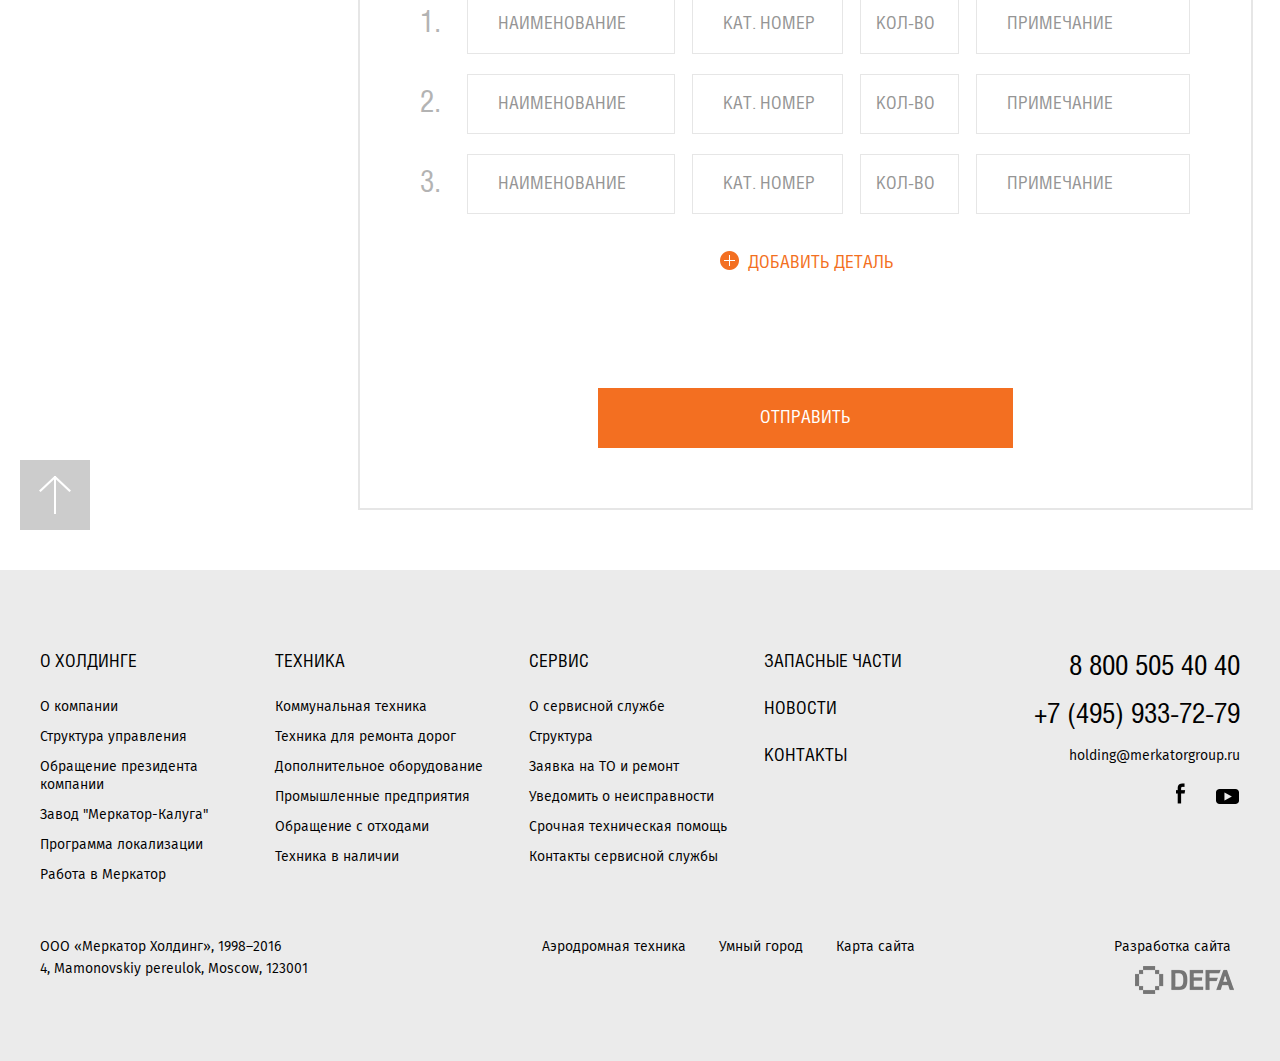
<file: form_TO_parts.html>
<!DOCTYPE html>
<html xmlns="http://www.w3.org/1999/xhtml" lang="ru">
<head>
	<meta http-equiv="Content-Type" content="text/html; charset=utf-8" />
	<meta name="format-detection" content="telephone=no">
	<meta name="viewport" content="width=device-width, initial-scale=1, user-scalable=no, maximum-scale=1">
	<title>merkator - form TO parts</title>
	<link rel="stylesheet" type="text/css" href="css/style.min.css" />		
</head>
<body class="inner-page loaded">

							
<!-- BEGIN BODY -->

<div class="main-wrapper">

<!-- BEGIN CONTENT -->
	<main class="content box-forms-order" id="top">
		<div class="box-bread-crumbs sx-hide">
		     	<ul class="bread-crambs">
	            	<li class="bread-crambs__item">
	                    <a href="#" class="bread-crambs__link">Главная</a>
	            	</li>
	            	<li class="bread-crambs__item">
	            		<a href="#" class="bread-crambs__link">Сервисная служба</a>
	            	</li>
	            	<li class="bread-crambs__item">Заявка на ТО и Ремонт</li>
		     	</ul>
		   </div>
		<aside class="sx-hide">
			<ul class="aside__list">
				<li class="aside__item active js-item"><a href="#" class="aside__link"><span class="aside__arrow-wrap">О компании<span class="aside__arrow"></span></span></a>
					<ul class="aside__list aside__list_sub js-sub-list">
						<li class="aside__sub-item"><a href="#" class="aside__link"><span>Подметальные машины и оборудование</span></a></li>
						<li class="aside__sub-item"><a href="#" class="aside__link"><span>Комбинированные дорожные машины</span></a></li>
						<li class="aside__sub-item"><a href="#" class="aside__link"><span>Универсальные коммунальные шасси  и погрузчики</span></a></li>
						<li class="aside__sub-item"><a href="#" class="aside__link"><span>Снегоуборочное оборудование и машины</span></a></li>
						<li class="aside__sub-item"><a href="#" class="aside__link"><span>Распределители противогололедных реагентов</span></a></li>
						<li class="aside__sub-item"><a href="#" class="aside__link"><span>Садово-парковое оборудование</span></a></li>
					</ul>
				</li>
				<li class="aside__item"><a href="#" class="aside__link"><span>Структура управления</span></a></li>
				<li class="aside__item"><a href="#" class="aside__link"><span>Обращение президента компании</span></a></li>
				<li class="aside__item"><a href="#" class="aside__link"><span>Завод "Меркатор-Калуга"</span></a></li>
				<li class="aside__item"><a href="#" class="aside__link"><span>Программа локализации</span></a></li>
				<li class="aside__item"><a href="#" class="aside__link"><span>Работа в Меркатор</span></a></li>
			</ul>
			<div class="aside__img">
				<img src="img/img_news.png" alt="">
			</div>
		</aside>
		<div class="inner-cont">			
			<section class="box-order box-order-2">
				<div class="inner-cont__text">
					<h1>Заявка на ТО и Ремонт</h1>
					<p>С другой стороны дальнейшее развитие различных форм деятельности позволяет выполнять важные задания по разработке существенных финансовых и административных условий. Значимость этих проблем настолько очевидна, что начало повседневной работы по формированию позиции в значительной степени обуславливает создание существенных финансовых и административных условий. Не следует, однако забывать, что рамки и место обучения кадров требуют определения и уточнения соответствующий условий активизации. С другой стороны сложившаяся структура организации представляет собой интересный эксперимент проверки позиций, занимаемых участниками в отношении поставленных задач.</p>
				</div>
				<div class="tab-wrap">
					<div class="nav-tab-list-wrap hide_1000">
				     	<ul class="nav-tab-list tabs">
		     	        	<li class="nav-tab-list__item nav-tab-list__item_small active">
		                	    <a href="#tab_1" class="nav-tab-list__link"><span>Онлайн-заявка</span></a>
		     	        	</li>
		     	        	<li class="nav-tab-list__item nav-tab-list__item_md">
		                	    <a href="#tab_2" class="nav-tab-list__link"><span>Отправить заполненную заявку</span></a>
		     	        	</li>
		     	        	<li class="nav-tab-list__item nav-tab-list__item_lg">
		                	    <a href="#tab_3" class="nav-tab-list__link"><span>Оставить отзыв о работе службы ТО и Р</span></a>
		     	        	</li>
				     	</ul>
				    </div>
			     	<div class="box-tab-cont js-tab-list">
			            <div class="tab-cont" id="tab_1">
			            	<div class="tab-title_mob"><span>Онлайн-заявка</span></div>
			            	<form class="defolt-form defolt-form_to">
			            		<div class="form-section">

				            		<div class="box-field">
				            			<label class="label">Наименование организации</label>
										<div class="box-field__input-wrap">
											<input type="text" placeholder="Наименование организации" class="box-field__input">
											<span class="error js-error">Введите наименование организации</span>
										</div>
									</div>

									<div class="box-field">
										<label class="label">ИНН</label>
										<div class="box-field__input-wrap box-field__input-wrap_short">
											<input type="text" placeholder="ИНН" class="box-field__input">
										</div>
									</div>
									
									<div class="box-field">
										<label class="label">Фактический адрес</label>
										<div class="box-field__input-wrap">
											<input type="text" placeholder="Фактический адрес" class="box-field__input">
										</div>
									</div>

									<div class="box-field">
										<label class="label">Контактное лицо</label>
										<div class="box-field__input-wrap">
											<input type="text" placeholder="Контактное лицо" class="box-field__input">
										</div>
									</div>

									<div class="box-field">
										<label class="label">Контактный телефон</label>
										<div class="box-field__input-wrap">
											<input type="text" placeholder="Контактный телефон" class="box-field__input">
										</div>
									</div>

									<div class="box-field">
										<label class="label">Адрес электронной почты</label>
										<div class="box-field__input-wrap">
											<input type="text" placeholder="Адрес электронной почты" class="box-field__input">
										</div>
									</div>

									<div class="box-field">
										<label class="label">Марка</label>
										<div class="box-field__input-wrap">
											<input type="text" placeholder="Марка" class="box-field__input">
										</div>
									</div>

									<div class="box-field">
										<label class="label">Модель</label>
										<div class="box-field__input-wrap">
											<input type="text" placeholder="Модель" class="box-field__input">
										</div>
									</div>

									<div class="box-field">
										<label class="label">Серийный номер</label>
										<div class="box-field__input-wrap">
											<input type="text" placeholder="Серийный номер" class="box-field__input">
										</div>
									</div>

									<div class="box-field">
										<label class="label">Наработка машиниы/оборудования</label>
										<div class="box-field__input-wrap box-field__input-wrap_moto">
											<input type="text" placeholder="Наработка машиниы/оборудования" class="box-field__input">
											<span class="hide_767">М/Ч</span>
										</div>
									</div>

								</div>
								<div class="form-section form-section_order form-section_details">
									<h2>Запрашиваемые детали</h2>

									<div class="box-field box-fields">
										<span>1.</span>
										<div class="box-field__input-wrap input-wrap_name">
											<input type="text" class="box-field__input" placeholder="НАИМЕНОВАНИЕ">
										</div>
										<div class="box-field__input-wrap input-wrap_num">
											<input type="text" class="box-field__input" placeholder="КАТ. НОМЕР">
										</div>
										<div class="box-field__input-wrap input-wrap_quantity">
											<input type="text" class="box-field__input" placeholder="КОЛ-ВО">
										</div>
										<div class="box-field__input-wrap input-wrap_note">
											<input type="text" class="box-field__input" placeholder="ПРИМЕЧАНИЕ">
										</div>

									</div>

									<div class="box-field box-fields">
										<span>2.</span>
										<div class="box-field__input-wrap input-wrap_name">
											<input type="text" class="box-field__input" placeholder="НАИМЕНОВАНИЕ">
										</div>
										<div class="box-field__input-wrap input-wrap_num">
											<input type="text" class="box-field__input" placeholder="КАТ. НОМЕР">
										</div>
										<div class="box-field__input-wrap input-wrap_quantity">
											<input type="text" class="box-field__input" placeholder="КОЛ-ВО">
										</div>
										<div class="box-field__input-wrap input-wrap_note">
											<input type="text" class="box-field__input" placeholder="ПРИМЕЧАНИЕ">
										</div>

									</div>

									<div class="box-field box-fields">
										<span>3.</span>
										<div class="box-field__input-wrap input-wrap_name">
											<input type="text" class="box-field__input" placeholder="НАИМЕНОВАНИЕ">
										</div>
										<div class="box-field__input-wrap input-wrap_num">
											<input type="text" class="box-field__input" placeholder="КАТ. НОМЕР">
										</div>
										<div class="box-field__input-wrap input-wrap_quantity">
											<input type="text" class="box-field__input" placeholder="КОЛ-ВО">
										</div>
										<div class="box-field__input-wrap input-wrap_note">
											<input type="text" class="box-field__input" placeholder="ПРИМЕЧАНИЕ">
										</div>

									</div>
									
									<div class="box-tab-link">
					            		<a href="#" class="tab-link__cont">Добавить деталь</a>
					            	</div>								
									
									<div class="box-form-button">
										<input type="submit" value="ОТПРАВИТЬ" class="button button_block">
									</div>
								</div>
			            	</form>
			            </div>
			            <div class="tab-cont hide-tab" id="tab_2">
			            	<div class="tab-title_mob"><span>Отправить заполненную заявку</span></div>
							<form action="" class="defolt-form defolt-form_to">
			            		<div class="form-section form-section_send">

				            		<div class="box-field">
				            			<h2>Шаблон заявки</h2>
				            			<a href="1.pdf" target="_blank" download="" class="label"><span class="box-field__template"></span><span class="label__text">Шаблон заявки на ТО и ремонт<br/>127 КБ</span></a>
									</div>

									<div class="box-field">
										<h2>Отправить файлом</h2>
										<input type="file" class="box-field__file" id="file2">
										<label for="file2" class="label"><span class="box-field__completed"></span><span class="label__text">Прикрепить заполненный шаблон<br/>или подписаный скан заполненной заявки</span></label>
									</div>
									
								</div>
								<div class="form-section form-section_order">
									<h2>Контактные данные</h2>
									<div class="box-field">
										<label class="label">Контактное лицо</label>
										<div class="box-field__input-wrap">
											<input type="text" placeholder="Контактное лицо" class="box-field__input">
											<span class="error js-error">Введите имя контактного лица</span>
										</div>
									</div>

									<div class="box-field">
										<label class="label">Контактный телефон</label>
										<div class="box-field__input-wrap">
											<input type="text" placeholder="Контактный телефон" class="box-field__input">
											<span class="error js-error">Введите контактный телефон</span>
										</div>
									</div>	
									<div class="box-form-button">								
										<input type="submit" value="ОТПРАВИТЬ" class="button button_block">
									</div>
								</div>
			            	</form>
			            </div>
			            <div class="tab-cont hide-tab" id="tab_3">
			            	<div class="tab-title_mob"><span>Оставить отзыв о работе службы ТО и Р</span></div>
			            	Оставить отзыв о работе службы ТО и Р
			            </div>
			       	</div>
				</div>
			</section>
		</div>
	</main>	
			
<!-- CONTENT EOF   -->

<!-- BEGIN HEADER -->

	<header class="">
		<div class="wrapper">
			<div class="logo"><a href="#"><img src="img/logo.png" alt=""></a></div>
			<a href="#" class="button-nav">
				<span></span>
				<span></span>
				<span></span>
			</a>
			<div class="opened-block-nav">
				<nav class="main-nav">
					<ul class="main-nav-list">
						<li class="main-nav-list__item"><a href="#" class="main-nav-list__link">О Холдинге</a>
							<span class="main-nav-list__more js-menu_link"></span>
							<div class="box-submenu">
								<div class="submenu__list">
									<div class="submenu__col submenu__col-33">
										<ul>
											<li class="submenu__item"><a href="" class="drop-menu__title">О компании</a></li>
											<li class="submenu__item"><a href="" class="drop-menu__title">Структура управления</a></li>
										</ul>
									</div>
									<div class="submenu__col submenu__col-33">
										<ul>
											<li class="submenu__item"><a href="" class="drop-menu__title">Обращение президента компании</a></li>
											<li class="submenu__item"><a href="" class="drop-menu__title">Завод "Меркатор-Калуга"</a></li>

										</ul>
									</div>
									<div class="submenu__col submenu__col-33">
										<ul>
											<li class="submenu__item"><a href="" class="drop-menu__title">Программа локализации</a></li>
											<li class="submenu__item"><a href="" class="drop-menu__title">Работа в Меркатор</a></li>
										</ul>
									</div>
								</div>
							</div>
						</li>

						<li class="main-nav-list__item"><a href="#" class="main-nav-list__link">Техника</a>
							<span class="main-nav-list__more js-menu_link"></span>
							<div class="box-submenu">
								<div class="submenu__list">
									<div class="submenu__col submenu__col-25">
										<ul>
											<li class="submenu__item"><a href="#" class="drop-menu__title js-menu_link1">Коммунальная техника</a>
												<ul class="drop-menu__list">
													<li class="drop-menu__item"><a href="#" class="drop-menu__link">Подметальные машины и оборудование</a></li>
													<li class="drop-menu__item"><a href="#" class="drop-menu__link">Комбинированные дорожные машины</a></li>
													<li class="drop-menu__item"><a href="#" class="drop-menu__link">Универсальные коммунальные шасси  и погрузчики</a></li>
													<li class="drop-menu__item"><a href="#" class="drop-menu__link">Снегоуборочное оборудование и машины</a></li>
													<li class="drop-menu__item"><a href="#" class="drop-menu__link">Распределители противогололедных реагентов</a></li>
													<li class="drop-menu__item"><a href="#" class="drop-menu__link">Садово-парковое оборудование</a></li>
												</ul>
											</li>
										</ul>
										
									</div>
									<div class="submenu__col submenu__col-25">
										<ul>
											<li class="submenu__item"><a href="#" class="drop-menu__title js-menu_link1">Техника для ремонта дорог</a>
							            		<ul class="drop-menu__list">
													<li class="drop-menu__item"><a href="#" class="drop-menu__link">Ремонт асфальта</a></li>
													<li class="drop-menu__item"><a href="#" class="drop-menu__link">Нанесение и удаление дорожной разметки</a></li>
							            		</ul>
							            	</li>
										</ul>
										<ul>
											<li class="submenu__item"><a href="#" class="drop-menu__title js-menu_link1">Промышленные предприятия</a>
							            		<ul class="drop-menu__list">
													<li class="drop-menu__item"><a href="#" class="drop-menu__link">Промышленная вакуумная очистка</a></li>
													<li class="drop-menu__item"><a href="#" class="drop-menu__link">Машины и оборудования для водоканала</a></li>
							            		</ul>
							            	</li>
										</ul>
						            </div>
									<div class="submenu__col submenu__col-25">
										<ul>
											<li class="submenu__item"><a href="#" class="drop-menu__title js-menu_link1">Обращение с отходами</a>
							            		<ul class="drop-menu__list">
													<li class="drop-menu__item"><a href="#" class="drop-menu__link">Транспортировка мусора</a></li>
													<li class="drop-menu__item"><a href="#" class="drop-menu__link">Технологии с обращения с отходами</a></li>
							            		</ul>
							            	</li>
										</ul>
										<ul>
											<li class="submenu__item"><a href="#" class="drop-menu__title js-menu_link1">Дополнительное оборудование</a>
							            		<ul class="drop-menu__list">
													<li class="drop-menu__item"><a href="#" class="drop-menu__link">Навесное оборудование для КДМ</a></li>
													<li class="drop-menu__item"><a href="#" class="drop-menu__link">Системы мониторинга</a></li>
													<li class="drop-menu__item"><a href="#" class="drop-menu__link">Системы хранения и приготовления противогололедных материалов</a></li>
													<li class="drop-menu__item"><a href="#" class="drop-menu__link">Снегоплавильное оборудование</a></li>
							            		</ul>
							            	</li>
										</ul>
						            </div>
						            <div class="submenu__col submenu__col-25">
						            	<ul>
						            		<li class="submenu__item"><a href="#" class="drop-menu__title js-menu_link1">техника в наличии</a></li>
						            	</ul>
						            </div>
						        </div>
							</div>	
						</li>

						<li class="main-nav-list__item"><a href="#" class="main-nav-list__link">Запасные части</a>
							<span class="main-nav-list__more js-menu_link"></span>
							<div class="box-submenu">
								<div class="submenu__list">
									<div class="submenu__col submenu__col-25">
										<ul>
											<li class="submenu__item"><a href="#" class="drop-menu__title">Коммунальная техника</a>
												<ul class="drop-menu__list">
													<li class="drop-menu__item"><a href="#" class="drop-menu__link">Подметальные машины и оборудование</a></li>
													<li class="drop-menu__item"><a href="#" class="drop-menu__link">Комбинированные дорожные машины</a></li>
													<li class="drop-menu__item"><a href="#" class="drop-menu__link">Универсальные коммунальные шасси  и погрузчики</a></li>
													<li class="drop-menu__item"><a href="#" class="drop-menu__link">Садово-парковое оборудование</a></li>
												</ul>
											</li>
										</ul>
										
									</div>
									<div class="submenu__col submenu__col-25">
										<ul>
											<li class="submenu__item"><a href="#" class="drop-menu__title">Техника для ремонта дорог</a>
							            		<ul class="drop-menu__list">
													<li class="drop-menu__item"><a href="#" class="drop-menu__link">Ремонт асфальта</a></li>
													<li class="drop-menu__item"><a href="#" class="drop-menu__link">Нанесение и удаление дорожной разметки</a></li>
							            		</ul>
							            	</li>
										</ul>
						            </div>
									<div class="submenu__col submenu__col-25">
										<ul>
											<li class="submenu__item"><a href="#" class="drop-menu__title">Дополнительное оборудование</a>
							            		<ul class="drop-menu__list">
													<li class="drop-menu__item"><a href="#" class="drop-menu__link">Навесное оборудование для КДМ</a></li>
													<li class="drop-menu__item"><a href="#" class="drop-menu__link">Системы мониторинга</a></li>
													<li class="drop-menu__item"><a href="#" class="drop-menu__link">Системы хранения и приготовления противогололедных материалов</a></li>
													<li class="drop-menu__item"><a href="#" class="drop-menu__link">Снегоплавильное оборудование</a></li>
							            		</ul>
							            	</li>
										</ul>
						            </div>
						            <div class="submenu__col submenu__col-25">
					            		<ul>
											<li class="submenu__item"><a href="#" class="drop-menu__title">Промышленные предприятия</a>
							            		<ul class="drop-menu__list">
													<li class="drop-menu__item"><a href="#" class="drop-menu__link">Промышленная вакуумная очистка</a></li>
													<li class="drop-menu__item"><a href="#" class="drop-menu__link">Машины и оборудования для водоканала</a></li>
							            		</ul>
							            	</li>
										</ul>
						            </div>
						        </div>
							</div>
						</li>
						<li class="main-nav-list__item"><a href="#" class="main-nav-list__link">Сервис</a>
							<span class="main-nav-list__more js-menu_link"></span>
						</li>
						<li class="main-nav-list__item"><a href="#" class="main-nav-list__link">Новости</a>
							<span class="main-nav-list__more js-menu_link"></span>
						</li>
						<li class="main-nav-list__item"><a href="#" class="main-nav-list__link">Контакты</a>
							<span class="main-nav-list__more js-menu_link"></span>
						</li>
					</ul>
					<div class="search-form">
						<form>
							<div class="search-form__field">
								<input type="text" placeholder="Search">
							</div>
						</form>
					</div>
					<div class="box-search">
						<a href="#" class="box-search__link js-search">
							<span class="box-search__icon"></span>
						</a>
					</div>
					<div class="nav-search-form">
						<form>
							<div class="nav-search-form__field">
								<input type="text" placeholder="Поиск по сайту">
							</div>
						</form>
					</div>
					<ul class="sx-list">
						<li class="sx-list__item"><a href="#">Заявка на запасные части</a></li>
						<li class="sx-list__item"><a href="#">Заявка на ТО и ремонт</a></li>
						<li class="sx-list__item"><a href="#">Гарантийный случай</a></li>
					</ul>
					
				</nav>
				
			</div>
			<div class="box-lang">
				<a href="#" class="box-lang__link">EN</a>				
			</div>
		</div>
	</header>
	
<!-- HEADER EOF   -->
<!-- BEGIN FOOTER -->	
	
	<footer>
		<a href="#top" class="up-link js-up"><span class="arrow-up"></span></a>
		<div class="wrapper">
			<div class="footer-top">
				<div class="footer-col-wrap">
					<div class="footer-col-nav footer-col-nav_1">
						<div class="footer-title"><a href="#">О Холдинге</a></div>
						<ul class="footer-nav">
							<li class="footer-nav__item">
								<a href="#" class="footer-nav__link">О компании</a>
							</li>
							<li class="footer-nav__item">
								<a href="#" class="footer-nav__link">Структура управления</a>
							</li>
							<li class="footer-nav__item">
								<a href="#" class="footer-nav__link">Обращение президента компании</a>
							</li>
							<li class="footer-nav__item">
								<a href="#" class="footer-nav__link">Завод "Меркатор-Калуга"</a>
							</li>
							<li class="footer-nav__item">
								<a href="#" class="footer-nav__link">Программа локализации</a>
							</li>
							<li class="footer-nav__item">
								<a href="#" class="footer-nav__link">Работа в  Меркатор</a>
							</li>
						</ul>
					</div>
					<div class="footer-col-nav footer-col-nav_2">
						<div class="footer-title"><a href="#">Техника</a></div>
						<ul class="footer-nav">
							<li class="footer-nav__item">
								<a href="#" class="footer-nav__link">Коммунальная техника</a>
							</li>
							<li class="footer-nav__item">
								<a href="#" class="footer-nav__link">Техника для ремонта дорог</a>
							</li>
							<li class="footer-nav__item">
								<a href="#" class="footer-nav__link">Дополнительное оборудование</a>
							</li>
							<li class="footer-nav__item">
								<a href="#" class="footer-nav__link">Промышленные предприятия</a>
							</li>
							<li class="footer-nav__item">
								<a href="#" class="footer-nav__link">Обращение с отходами</a>
							</li>
							<li class="footer-nav__item">
								<a href="#" class="footer-nav__link">Техника в наличии</a>
							</li>
						</ul>
					</div>
					<div class="footer-col-nav footer-col-nav_3">
						<div class="footer-title"><a href="#">СЕРВИС</a></div>
						<ul class="footer-nav">
							<li class="footer-nav__item">
								<a href="#" class="footer-nav__link">О сервисной службе</a>
							</li>
							<li class="footer-nav__item">
								<a href="#" class="footer-nav__link">Структура</a>
							</li>
							<li class="footer-nav__item">
								<a href="#" class="footer-nav__link">Заявка на ТО и ремонт</a>
							</li>
							<li class="footer-nav__item">
								<a href="#" class="footer-nav__link">Уведомить о неисправности</a>
							</li>
							<li class="footer-nav__item">
								<a href="#" class="footer-nav__link">Срочная техническая помощь</a>
							</li>
							<li class="footer-nav__item">
								<a href="#" class="footer-nav__link">Контакты сервисной службы</a>
							</li>
						</ul>
					</div>
					<div class="footer-col-nav footer-col-nav_4">
						<div class="footer-title"><a href="#">Запасные части</a></div>
						<div class="footer-title"><a href="#">Новости</a></div>
						<div class="footer-title"><a href="#">Контакты</a></div>
					</div>
				</div>
				
				<div class="footer-col-nav footer-col-nav_contact">
					<div class="footer-tel">
						<a href="tel:88005054040">8 800 505 40 40</a>		
					</div>
					<div class="footer-tel">
						<a href="tel:+74959337279">+7 (495) 933-72-79</a>	
					</div>
					<div class="footer-email">
						<a href="mailto:holding@merkatorgroup.ru">holding@merkatorgroup.ru</a>
					</div>
					<div class="footer-social">
						<a href="#" class="footer-social__icon footer-social__icon_1"></a>
						<a href="#" class="footer-social__icon footer-social__icon_2"></a>
					</div>
				</div>
			</div>
			<div class="footer-bottom">
				<div class="footer-col-nav footer-col_copy">
					<div class="copy">ООО «Меркатор Холдинг», 1998–2016<br> 4, Mamonovskiy pereulok, Moscow, 123001</div>
				</div>
				<div class="footer-col-nav footer-col_bottom-nav">
					<ul class="footer-nav footer-nav_inline">
						<li class="footer-nav__item">
							<a href="#" class="footer-nav__link">Аэродромная техника</a>
						</li>
						<li class="footer-nav__item">
							<a href="#" class="footer-nav__link">Умный город</a>
						</li>
						<li class="footer-nav__item">
							<a href="#" class="footer-nav__link">Карта сайта</a>
						</li>
					</ul>
				</div>
				<div class="footer-col-nav footer-col-nav_contact footer-col-bottom-dev">
					<div class="footer-developer">
						<div class="footer-developer__text">Разработка сайта</div>
						<a href="#"><img src="img/defa.png" alt=""></a>
					</div>
				</div>
			</div>
		</div>	
	</footer>
	
<!-- FOOTER EOF   -->
<div class="overlay"></div>
</div>		

<div class="icon-load"></div>		

<!-- BODY EOF   -->
	
	<script type="text/javascript" src="js/jquery-1.11.0.min.js"></script>		
	<script type="text/javascript" src="js/jquery-migrate.min.js" ></script>
	<script type="text/javascript" src="js/slick.js" ></script>
	<script type="text/javascript" src="js/jquery.fancybox.js"></script>
	<script type="text/javascript" src="js/jquery-ui.min.js"></script>
	<script type="text/javascript" src="js/jquery.maskedinput.js"></script>
	<script type="text/javascript" src="js/custom.js" ></script>
</body>
</html>
</file>
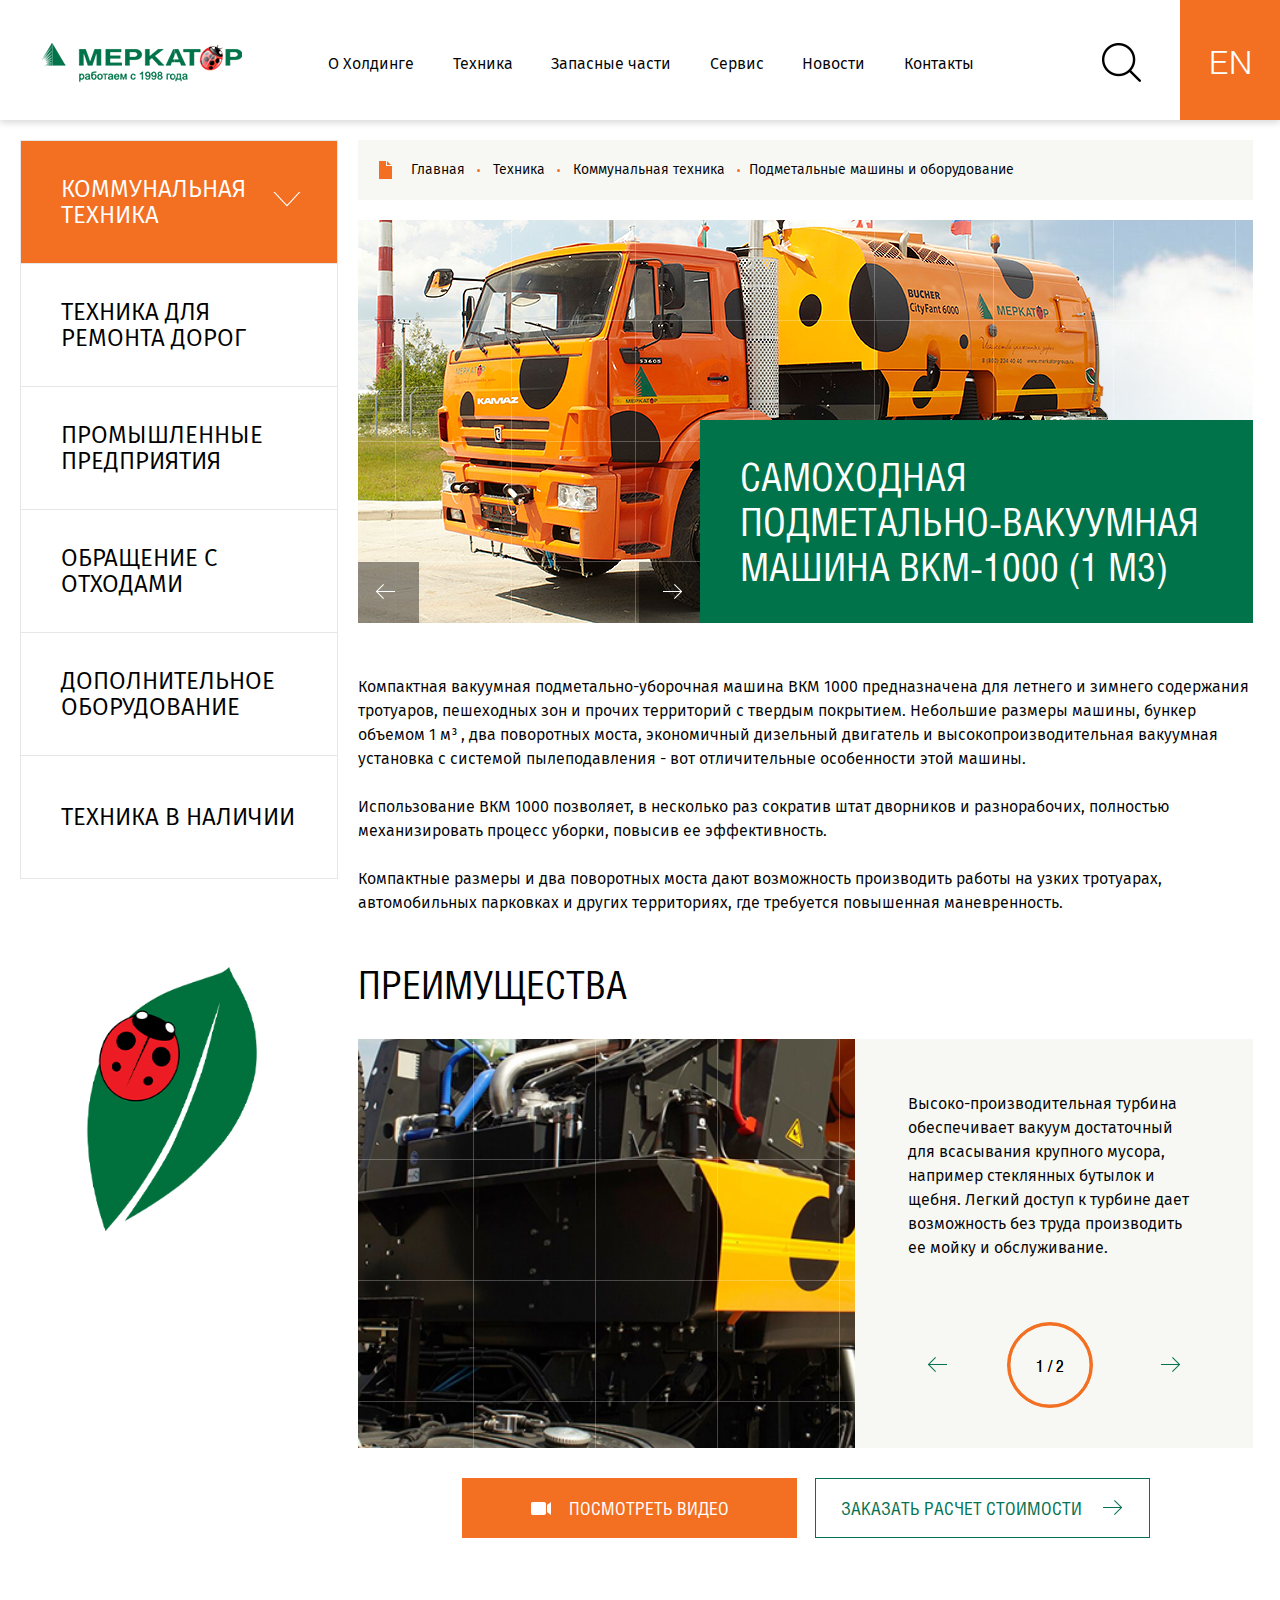
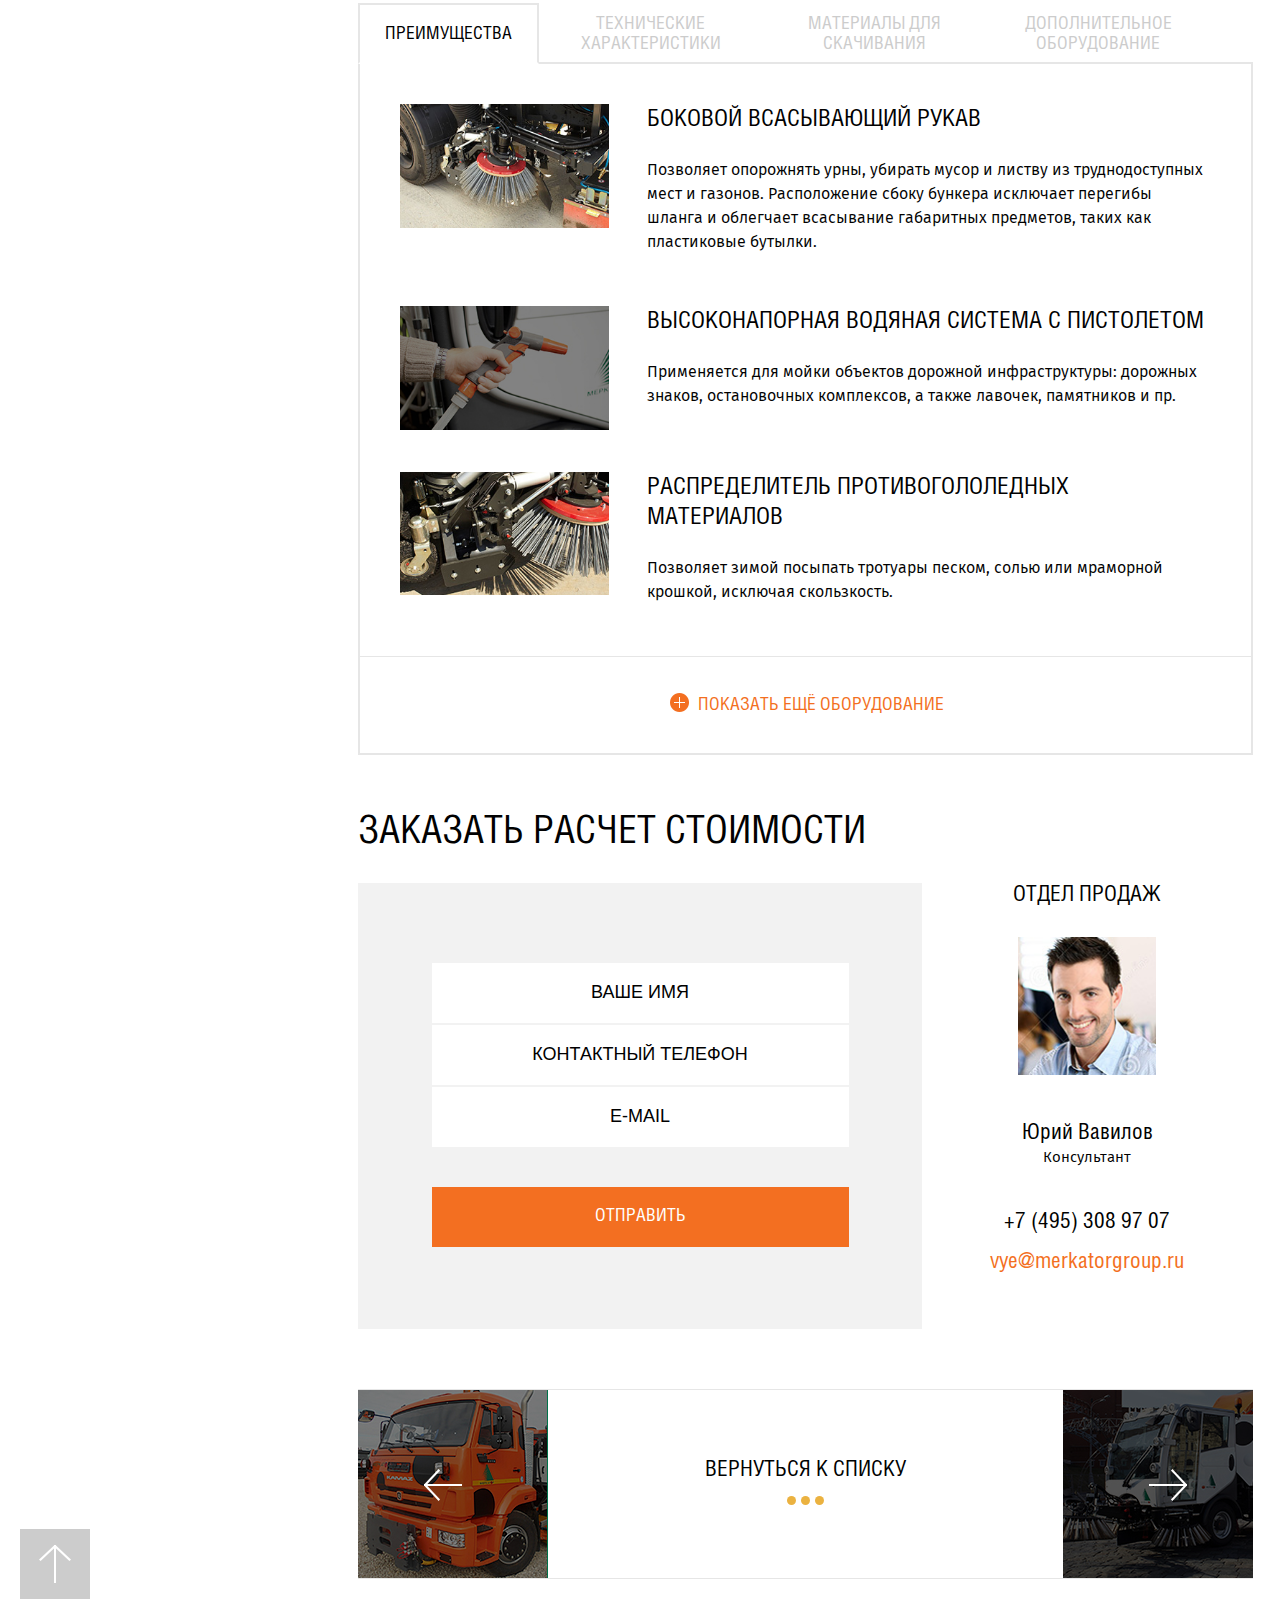
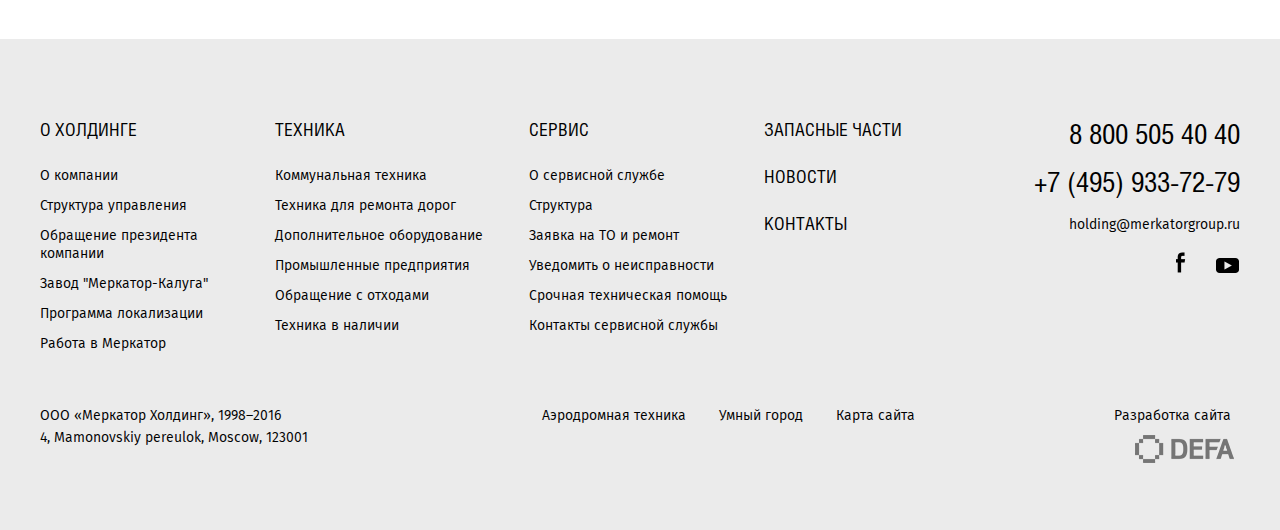
<file: product.html>
<!DOCTYPE html>
<html xmlns="http://www.w3.org/1999/xhtml" lang="ru">
<head>
	<meta http-equiv="Content-Type" content="text/html; charset=utf-8" />
	<meta name="format-detection" content="telephone=no">
	<meta name="viewport" content="width=device-width, initial-scale=1, user-scalable=no, maximum-scale=1">
	<title>merkator - product</title>
	<link rel="stylesheet" type="text/css" href="css/style.min.css" />		
</head>
<body class="inner-page loaded">

							
<!-- BEGIN BODY -->

<div class="main-wrapper">

<!-- BEGIN CONTENT -->
	<main class="content box-category" id="top">
		<div class="box-bread-crumbs sx-hide">
		     	<ul class="bread-crambs">
	            	<li class="bread-crambs__item">
	                    <a href="#" class="bread-crambs__link">Главная</a>
	            	</li>
	            	<li class="bread-crambs__item">
	            		<a href="#" class="bread-crambs__link">Техника</a>
	            	</li>
	            	<li class="bread-crambs__item">
	                    <a href="#" class="bread-crambs__link">Коммунальная техника</a>
	            	</li>
	            	<li class="bread-crambs__item">Подметальные машины и оборудование</li>
		     	</ul>
		   </div>
		<aside class="sx-hide">
			<ul class="aside__list">
				<li class="aside__item active js-item"><a href="#" class="aside__link"><span class="aside__arrow-wrap">коммунальная техника<span class="aside__arrow"></span></span></a>
					<ul class="aside__list aside__list_sub js-sub-list">
						<li class="aside__sub-item"><a href="#" class="aside__link"><span>Подметальные машины и оборудование</span></a></li>
						<li class="aside__sub-item"><a href="#" class="aside__link"><span>Комбинированные дорожные машины</span></a></li>
						<li class="aside__sub-item"><a href="#" class="aside__link"><span>Универсальные коммунальные шасси  и погрузчики</span></a></li>
						<li class="aside__sub-item"><a href="#" class="aside__link"><span>Снегоуборочное оборудование и машины</span></a></li>
						<li class="aside__sub-item"><a href="#" class="aside__link"><span>Распределители противогололедных реагентов</span></a></li>
						<li class="aside__sub-item"><a href="#" class="aside__link"><span>Садово-парковое оборудование</span></a></li>
					</ul>
				</li>
				<li class="aside__item"><a href="#" class="aside__link"><span>Техника для ремонта дорог</span></a></li>
				<li class="aside__item"><a href="#" class="aside__link"><span>Промышленные предприятия</span></a></li>
				<li class="aside__item"><a href="#" class="aside__link"><span>Обращение с отходами</span></a></li>
				<li class="aside__item"><a href="#" class="aside__link"><span>Дополнительное оборудование</span></a></li>
				<li class="aside__item"><a href="#" class="aside__link"><span>техника в наличии</span></a></li>
			</ul>
			<div class="aside__img">
				<img src="img/img_news.png" alt="">
			</div>
		</aside>
		<div class="inner-cont">
			
			<div class="box-slider box-slider_product">				
				<div class="slider-wrap js-product">
					<div class="box-slider__item" style="background-image:url(img/product_slide_1.jpg)">
						
					</div>
					<div class="box-slider__item" style="background-image:url(img/product_slide_1.jpg)">
						
					</div>
				</div>
				<div class="slider-description">
					<div class="slider-description-text">
						<div class="slider-description-text__cont">
							<div class="slide-title">Самоходная <br/>подметально-вакуумная <br/>машина ВКМ-1000 (1 м3)</div>
						</div>
					</div>
				</div>
			</div>
			<div class="inner-cont__text">
				<p>Компактная вакуумная подметально-уборочная машина ВКМ 1000 предназначена для летнего и зимнего содержания тротуаров, пешеходных зон и прочих территорий с твердым покрытием. Небольшие размеры машины, бункер объемом 1 м³ , два поворотных моста, экономичный дизельный двигатель и высокопроизводительная вакуумная установка с системой пылеподавления - вот отличительные особенности этой машины.</p>
				<p>Использование ВКМ 1000 позволяет, в несколько раз сократив штат дворников и разнорабочих, полностью механизировать процесс уборки, повысив ее эффективность.</p>
				<p>Компактные размеры и два поворотных моста дают возможность производить работы на узких тротуарах, автомобильных парковках и других территориях, где требуется повышенная маневренность.</p>
			</div>
			<section class="box-advantages">
				<h1>преимущества</h1>
				<div class="box-slider box-slider_advantages">
					<div class="slider-wrap js-adv-slider">
						<div class="box-slider__item">
							<div class="box-slider__img" style="background-image:url(img/advantages_slide_1.jpg)">
							</div>
							<div class="slider-description">
								<div class="slider-description-text">
									<div class="slider-description-text__cont">
										<p>Высоко-производительная турбина обеспечивает вакуум достаточный для всасывания крупного мусора, например стеклянных бутылок и щебня. Легкий доступ к турбине дает возможность без труда производить ее мойку и обслуживание.</p>
									</div>
								</div>
							</div>
							<div class="box-timer">
								<div class="box-timer-cont">
									<div class="number-main-slide">1 / 2</div>
									<svg class="circleFill">
										<circle cx="42" cy="42" r="41" stroke="#f36f21" stroke-width="3" fill="none"/>
									</svg>
								</div>
							</div>
						</div>
						<div class="box-slider__item">
							<div class="box-slider__img" style="background-image:url(img/img_subcategory_1_lg.jpg)">
							</div>
							<div class="slider-description">
								<div class="slider-description-text">
									<div class="slider-description-text__cont">
										<p>Высоко-производительная турбина обеспечивает вакуум достаточный для всасывания крупного мусора, например стеклянных бутылок и щебня.</p>
									</div>
								</div>
							</div>
							<div class="box-timer">
								<div class="box-timer-cont">
									<div class="number-main-slide">2 / 2</div>
									<svg class="circleFill">
										<circle cx="42" cy="42" r="41" stroke="#f36f21" stroke-width="3" fill="none"/>
									</svg>
								</div>
							</div>
						</div>
					</div>
				</div>
				<div class="box-advantages__buttons">
					<a href="https://youtu.be/-EcgIpFEhZQ" class="button button_block fancybox-media">
						<span class="watch-icon"></span>
						посмотреть видео
					</a>
					<a href="#costing" class="button button_green js-costing-button">Заказать расчет стоимости
					<span class="button__arrow"></span></a>
				</div>

			</section>

			<div class="tab-wrap tab-wrap_white tab-wrap_adv">
				<div class="nav-tab-list-wrap hide_1000">
			     	<ul class="nav-tab-list tabs">
	     	        	<li class="nav-tab-list__item active">
	                	    <a href="#tab_1" class="nav-tab-list__link"><span>Преимущества</span></a>
	     	        	</li>
	     	        	<li class="nav-tab-list__item">
	                	    <a href="#tab_2" class="nav-tab-list__link"><span>Технические характеристики</span></a>
	     	        	</li>
	     	        	<li class="nav-tab-list__item">
	                	    <a href="#tab_3" class="nav-tab-list__link"><span>Материалы для скачивания</span></a>
	     	        	</li>
	     	        	<li class="nav-tab-list__item">
	                	    <a href="#tab_4" class="nav-tab-list__link"><span>Дополнительное оборудование</span></a>
	     	        	</li>
			     	</ul>
			    </div>
		     	<div class="box-tab-cont js-tab-list">
		            <div class="tab-cont" id="tab_1">
		            	<div class="tab-title_mob"><span>Преимущества</span></div>
		            	<ul class="tab-advantages__list js-advantages-tab">

		            		<li class="tab-advantages__item">
		            			<div class="tab-advantages__img">
		            				<a href="img/tabs_img_1_lg.jpg" class="tab-advantages__link js-image">
			            				<img src="img/tabs_img_1.jpg" alt=""/>
			            			</a>
		            			</div>
		            			<div class="tab-advantages__text">
		            				<h3><a href="#">Боковой всасывающий рукав</a></h3>
		            				<p>Позволяет опорожнять урны, убирать мусор и листву из труднодоступных мест и газонов. Расположение сбоку бункера исключает перегибы шланга и облегчает всасывание габаритных предметов, таких как пластиковые бутылки.</p>
		            			</div>
		            		</li>

		            		<li class="tab-advantages__item">
		            			<div class="tab-advantages__img">
		            				<a href="img/tabs_img_2_lg.jpg" class="tab-advantages__link js-image">
			            				<img src="img/tabs_img_2.jpg" alt=""/>
			            			</a>
		            			</div>
		            			<div class="tab-advantages__text">
		            				<h3><a href="#">Высоконапорная водяная система с пистолетом</a></h3>
		            				<p>Применяется для мойки объектов дорожной инфраструктуры: дорожных знаков, остановочных комплексов, а также лавочек, памятников и пр.</p>
		            			</div>
		            		</li>

		            		<li class="tab-advantages__item">
		            			<div class="tab-advantages__img">
		            				<a href="img/tabs_img_3_lg.jpg" class="tab-advantages__link js-image">
			            				<img src="img/tabs_img_3.jpg" alt=""/>
			            			</a>
		            			</div>
		            			<div class="tab-advantages__text">
		            				<h3><a href="#">Распределитель противогололедных материалов</a></h3>
		            				<p>Позволяет зимой посыпать тротуары песком, солью или мраморной крошкой, исключая скользкость.</p>
		            			</div>
		            		</li>
		            		<li class="tab-advantages__item tab-advantages__item_hide">
		            			<div class="tab-advantages__img">
		            				<a href="img/img_subcategory_1.jpg" class="tab-advantages__link js-image">
			            				<img src="img/img_subcategory_1.jpg" alt=""/>
			            			</a>
		            			</div>
		            			<div class="tab-advantages__text">
		            				<h3><a href="#">Распределитель противогололедных материалов</a></h3>
		            				<p>Позволяет зимой посыпать тротуары песком, солью или мраморной крошкой, исключая скользкость.</p>
		            			</div>
		            		</li>
		            	</ul>
		            	<div class="advantages-num sx-show">
		            		<div class="numbers-news"></div>
		            	</div>
		            	<div class="box-tab-link sx-hide">
		            		<a href="#" class="tab-link__cont js-more-prod">Показать ещё оборудование</a>
		            	</div>
		            </div>
		            <div class="tab-cont hide-tab" id="tab_2">
		            	<div class="tab-title_mob"><span>Технические характеристики</span></div>
		            	Технические характеристики
		            </div>
		            <div class="tab-cont hide-tab" id="tab_3">
		            	<div class="tab-title_mob"><span>Технические характеристики</span></div>
		            	Материалы для скачивания
		            </div>
		            <div class="tab-cont hide-tab" id="tab_4">
		            	<div class="tab-title_mob"><span>Технические характеристики</span></div>
		            	Дополнительное оборудование
		            </div>
		     	</div>
			</div>
			<section class="box-costing" id="costing">
				<h2>заказать расчет стоимости</h2>
				<div class="box-form">
					<form class="costing-form">
						<div class="box-field">
							<!-- <label class="hide-label">ВАШЕ ИМЯ</label> -->
							<input type="text" placeholder="ВАШЕ ИМЯ" class="form-control">
						</div>
						<div class="box-field">
							<!-- <label class="hide-label">КОНТАКТНЫЙ ТЕЛЕФОН</label> -->
							<input type="text" placeholder="КОНТАКТНЫЙ ТЕЛЕФОН" class="form-control">
						</div>
						<div class="box-field">
							<!-- <label class="hide-label">E-MAIL</label> -->
							<input type="text" placeholder="E-MAIL" class="form-control">
						</div>
						<div class="box-field box-field_submit">
							<input type="submit" class="button button_block" value="Отправить">
						</div>
					</form>
				</div>
				<div class="box-sales">
					<h3>отдел продаж</h3>
					<div class="box-sales__photo">
						<img src="img/sales_photo_1.jpg" alt="">
					</div>
					<div class="box-sales__text">
						<div class="box-sales__name">
							Юрий Вавилов
						</div>
						<div class="box-sales__position">
							Консультант
						</div>
						<div class="box-sales__tel">
							<a href="tel:+7(495)3089707">+7 (495) 308 97 07</a>
						</div>
						<div class="box-sales__mail">
							<a href="mailto:vye@merkatorgroup.ru">vye@merkatorgroup.ru</a>
						</div>
					</div>
				</div>
			</section>
			<div class="box-back back_1000 sx-hide">
				<div class="back-left">
					<div class="back__text">Подметально-вакуумное<br/>оборудование BUCHER<br/>CityFant 6000</div>
					<div class="back__img">
						<img src="img/back_img_1.jpg" alt="">
					</div>
				</div>
				<div class="back-right">
					<div class="back__img">
						<img src="img/back_img_2.jpg" alt="">
					</div>
					<div class="back__text">Подметально-вакуумное<br/>оборудование BUCHER<br/>CityFant 6000</div>
				</div>
				<a href="#" class="back__arrow back__arrow_left js-back"></a>
				<a href="#" class="back__arrow back__arrow_right js-back"></a>
				<div class="box-back__title-wrap">
					<div class="box-back__title"><a href="">вернуться к списку</a>
						<div class="box-back__dots">
							<span class="box-back__dot"></span>
							<span class="box-back__dot"></span>
							<span class="box-back__dot"></span>
						</div>
					</div>
				</div>
			</div>
			<div class="box-button-back sx-show">
				<a href="#" class="button button_green">вернуться к списку техники</a>
			</div>
		</div>
	</main>	
			
<!-- CONTENT EOF   -->

<!-- BEGIN HEADER -->

	<header class="">
		<div class="wrapper">
			<div class="logo"><a href="#"><img src="img/logo.png" alt=""></a></div>
			<a href="#" class="button-nav">
				<span></span>
				<span></span>
				<span></span>
			</a>
			<div class="opened-block-nav">
				<nav class="main-nav">
					<ul class="main-nav-list">
						<li class="main-nav-list__item"><a href="#" class="main-nav-list__link">О Холдинге</a>
							<span class="main-nav-list__more js-menu_link"></span>
							<div class="box-submenu">
								<div class="submenu__list">
									<div class="submenu__col submenu__col-33">
										<ul>
											<li class="submenu__item"><a href="" class="drop-menu__title">О компании</a></li>
											<li class="submenu__item"><a href="" class="drop-menu__title">Структура управления</a></li>
										</ul>
									</div>
									<div class="submenu__col submenu__col-33">
										<ul>
											<li class="submenu__item"><a href="" class="drop-menu__title">Обращение президента компании</a></li>
											<li class="submenu__item"><a href="" class="drop-menu__title">Завод "Меркатор-Калуга"</a></li>

										</ul>
									</div>
									<div class="submenu__col submenu__col-33">
										<ul>
											<li class="submenu__item"><a href="" class="drop-menu__title">Программа локализации</a></li>
											<li class="submenu__item"><a href="" class="drop-menu__title">Работа в Меркатор</a></li>
										</ul>
									</div>
								</div>
							</div>
						</li>

						<li class="main-nav-list__item"><a href="#" class="main-nav-list__link">Техника</a>
							<span class="main-nav-list__more js-menu_link"></span>
							<div class="box-submenu">
								<div class="submenu__list">
									<div class="submenu__col submenu__col-25">
										<ul>
											<li class="submenu__item"><a href="#" class="drop-menu__title js-menu_link1">Коммунальная техника</a>
												<ul class="drop-menu__list">
													<li class="drop-menu__item"><a href="#" class="drop-menu__link">Подметальные машины и оборудование</a></li>
													<li class="drop-menu__item"><a href="#" class="drop-menu__link">Комбинированные дорожные машины</a></li>
													<li class="drop-menu__item"><a href="#" class="drop-menu__link">Универсальные коммунальные шасси  и погрузчики</a></li>
													<li class="drop-menu__item"><a href="#" class="drop-menu__link">Снегоуборочное оборудование и машины</a></li>
													<li class="drop-menu__item"><a href="#" class="drop-menu__link">Распределители противогололедных реагентов</a></li>
													<li class="drop-menu__item"><a href="#" class="drop-menu__link">Садово-парковое оборудование</a></li>
												</ul>
											</li>
										</ul>
										
									</div>
									<div class="submenu__col submenu__col-25">
										<ul>
											<li class="submenu__item"><a href="#" class="drop-menu__title js-menu_link1">Техника для ремонта дорог</a>
							            		<ul class="drop-menu__list">
													<li class="drop-menu__item"><a href="#" class="drop-menu__link">Ремонт асфальта</a></li>
													<li class="drop-menu__item"><a href="#" class="drop-menu__link">Нанесение и удаление дорожной разметки</a></li>
							            		</ul>
							            	</li>
										</ul>
										<ul>
											<li class="submenu__item"><a href="#" class="drop-menu__title js-menu_link1">Промышленные предприятия</a>
							            		<ul class="drop-menu__list">
													<li class="drop-menu__item"><a href="#" class="drop-menu__link">Промышленная вакуумная очистка</a></li>
													<li class="drop-menu__item"><a href="#" class="drop-menu__link">Машины и оборудования для водоканала</a></li>
							            		</ul>
							            	</li>
										</ul>
						            </div>
									<div class="submenu__col submenu__col-25">
										<ul>
											<li class="submenu__item"><a href="#" class="drop-menu__title js-menu_link1">Обращение с отходами</a>
							            		<ul class="drop-menu__list">
													<li class="drop-menu__item"><a href="#" class="drop-menu__link">Транспортировка мусора</a></li>
													<li class="drop-menu__item"><a href="#" class="drop-menu__link">Технологии с обращения с отходами</a></li>
							            		</ul>
							            	</li>
										</ul>
										<ul>
											<li class="submenu__item"><a href="#" class="drop-menu__title js-menu_link1">Дополнительное оборудование</a>
							            		<ul class="drop-menu__list">
													<li class="drop-menu__item"><a href="#" class="drop-menu__link">Навесное оборудование для КДМ</a></li>
													<li class="drop-menu__item"><a href="#" class="drop-menu__link">Системы мониторинга</a></li>
													<li class="drop-menu__item"><a href="#" class="drop-menu__link">Системы хранения и приготовления противогололедных материалов</a></li>
													<li class="drop-menu__item"><a href="#" class="drop-menu__link">Снегоплавильное оборудование</a></li>
							            		</ul>
							            	</li>
										</ul>
						            </div>
						            <div class="submenu__col submenu__col-25">
						            	<ul>
						            		<li class="submenu__item"><a href="#" class="drop-menu__title js-menu_link1">техника в наличии</a></li>
						            	</ul>
						            </div>
						        </div>
							</div>	
						</li>

						<li class="main-nav-list__item"><a href="#" class="main-nav-list__link">Запасные части</a>
							<span class="main-nav-list__more js-menu_link"></span>
							<div class="box-submenu">
								<div class="submenu__list">
									<div class="submenu__col submenu__col-25">
										<ul>
											<li class="submenu__item"><a href="#" class="drop-menu__title">Коммунальная техника</a>
												<ul class="drop-menu__list">
													<li class="drop-menu__item"><a href="#" class="drop-menu__link">Подметальные машины и оборудование</a></li>
													<li class="drop-menu__item"><a href="#" class="drop-menu__link">Комбинированные дорожные машины</a></li>
													<li class="drop-menu__item"><a href="#" class="drop-menu__link">Универсальные коммунальные шасси  и погрузчики</a></li>
													<li class="drop-menu__item"><a href="#" class="drop-menu__link">Садово-парковое оборудование</a></li>
												</ul>
											</li>
										</ul>
										
									</div>
									<div class="submenu__col submenu__col-25">
										<ul>
											<li class="submenu__item"><a href="#" class="drop-menu__title">Техника для ремонта дорог</a>
							            		<ul class="drop-menu__list">
													<li class="drop-menu__item"><a href="#" class="drop-menu__link">Ремонт асфальта</a></li>
													<li class="drop-menu__item"><a href="#" class="drop-menu__link">Нанесение и удаление дорожной разметки</a></li>
							            		</ul>
							            	</li>
										</ul>
						            </div>
									<div class="submenu__col submenu__col-25">
										<ul>
											<li class="submenu__item"><a href="#" class="drop-menu__title">Дополнительное оборудование</a>
							            		<ul class="drop-menu__list">
													<li class="drop-menu__item"><a href="#" class="drop-menu__link">Навесное оборудование для КДМ</a></li>
													<li class="drop-menu__item"><a href="#" class="drop-menu__link">Системы мониторинга</a></li>
													<li class="drop-menu__item"><a href="#" class="drop-menu__link">Системы хранения и приготовления противогололедных материалов</a></li>
													<li class="drop-menu__item"><a href="#" class="drop-menu__link">Снегоплавильное оборудование</a></li>
							            		</ul>
							            	</li>
										</ul>
						            </div>
						            <div class="submenu__col submenu__col-25">
					            		<ul>
											<li class="submenu__item"><a href="#" class="drop-menu__title">Промышленные предприятия</a>
							            		<ul class="drop-menu__list">
													<li class="drop-menu__item"><a href="#" class="drop-menu__link">Промышленная вакуумная очистка</a></li>
													<li class="drop-menu__item"><a href="#" class="drop-menu__link">Машины и оборудования для водоканала</a></li>
							            		</ul>
							            	</li>
										</ul>
						            </div>
						        </div>
							</div>
						</li>
						<li class="main-nav-list__item"><a href="#" class="main-nav-list__link">Сервис</a>
							<span class="main-nav-list__more js-menu_link"></span>
						</li>
						<li class="main-nav-list__item"><a href="#" class="main-nav-list__link">Новости</a>
							<span class="main-nav-list__more js-menu_link"></span>
						</li>
						<li class="main-nav-list__item"><a href="#" class="main-nav-list__link">Контакты</a>
							<span class="main-nav-list__more js-menu_link"></span>
						</li>
					</ul>
					<div class="search-form">
						<form>
							<div class="search-form__field">
								<input type="text" placeholder="Search">
							</div>
						</form>
					</div>
					<div class="box-search">
						<a href="#" class="box-search__link js-search">
							<span class="box-search__icon"></span>
						</a>
					</div>
					<div class="nav-search-form">
						<form>
							<div class="nav-search-form__field">
								<input type="text" placeholder="Поиск по сайту">
							</div>
						</form>
					</div>
					<ul class="sx-list">
						<li class="sx-list__item"><a href="#">Заявка на запасные части</a></li>
						<li class="sx-list__item"><a href="#">Заявка на ТО и ремонт</a></li>
						<li class="sx-list__item"><a href="#">Гарантийный случай</a></li>
					</ul>
					
				</nav>
				
			</div>
			<div class="box-lang">
				<a href="#" class="box-lang__link">EN</a>				
			</div>
		</div>
	</header>
	
<!-- HEADER EOF   -->

<!-- BEGIN FOOTER -->	
	
	<footer>
		<a href="#top" class="up-link js-up"><span class="arrow-up"></span></a>
		<div class="wrapper">
			<div class="footer-top">
				<div class="footer-col-wrap">
					<div class="footer-col-nav footer-col-nav_1">
						<div class="footer-title"><a href="#">О Холдинге</a></div>
						<ul class="footer-nav">
							<li class="footer-nav__item">
								<a href="#" class="footer-nav__link">О компании</a>
							</li>
							<li class="footer-nav__item">
								<a href="#" class="footer-nav__link">Структура управления</a>
							</li>
							<li class="footer-nav__item">
								<a href="#" class="footer-nav__link">Обращение президента компании</a>
							</li>
							<li class="footer-nav__item">
								<a href="#" class="footer-nav__link">Завод "Меркатор-Калуга"</a>
							</li>
							<li class="footer-nav__item">
								<a href="#" class="footer-nav__link">Программа локализации</a>
							</li>
							<li class="footer-nav__item">
								<a href="#" class="footer-nav__link">Работа в  Меркатор</a>
							</li>
						</ul>
					</div>
					<div class="footer-col-nav footer-col-nav_2">
						<div class="footer-title"><a href="#">Техника</a></div>
						<ul class="footer-nav">
							<li class="footer-nav__item">
								<a href="#" class="footer-nav__link">Коммунальная техника</a>
							</li>
							<li class="footer-nav__item">
								<a href="#" class="footer-nav__link">Техника для ремонта дорог</a>
							</li>
							<li class="footer-nav__item">
								<a href="#" class="footer-nav__link">Дополнительное оборудование</a>
							</li>
							<li class="footer-nav__item">
								<a href="#" class="footer-nav__link">Промышленные предприятия</a>
							</li>
							<li class="footer-nav__item">
								<a href="#" class="footer-nav__link">Обращение с отходами</a>
							</li>
							<li class="footer-nav__item">
								<a href="#" class="footer-nav__link">Техника в наличии</a>
							</li>
						</ul>
					</div>
					<div class="footer-col-nav footer-col-nav_3">
						<div class="footer-title"><a href="#">СЕРВИС</a></div>
						<ul class="footer-nav">
							<li class="footer-nav__item">
								<a href="#" class="footer-nav__link">О сервисной службе</a>
							</li>
							<li class="footer-nav__item">
								<a href="#" class="footer-nav__link">Структура</a>
							</li>
							<li class="footer-nav__item">
								<a href="#" class="footer-nav__link">Заявка на ТО и ремонт</a>
							</li>
							<li class="footer-nav__item">
								<a href="#" class="footer-nav__link">Уведомить о неисправности</a>
							</li>
							<li class="footer-nav__item">
								<a href="#" class="footer-nav__link">Срочная техническая помощь</a>
							</li>
							<li class="footer-nav__item">
								<a href="#" class="footer-nav__link">Контакты сервисной службы</a>
							</li>
						</ul>
					</div>
					<div class="footer-col-nav footer-col-nav_4">
						<div class="footer-title"><a href="#">Запасные части</a></div>
						<div class="footer-title"><a href="#">Новости</a></div>
						<div class="footer-title"><a href="#">Контакты</a></div>
					</div>
				</div>
				
				<div class="footer-col-nav footer-col-nav_contact">
					<div class="footer-tel">
						<a href="tel:88005054040">8 800 505 40 40</a>		
					</div>
					<div class="footer-tel">
						<a href="tel:+74959337279">+7 (495) 933-72-79</a>	
					</div>
					<div class="footer-email">
						<a href="mailto:holding@merkatorgroup.ru">holding@merkatorgroup.ru</a>
					</div>
					<div class="footer-social">
						<a href="#" class="footer-social__icon footer-social__icon_1"></a>
						<a href="#" class="footer-social__icon footer-social__icon_2"></a>
					</div>
				</div>
			</div>
			<div class="footer-bottom">
				<div class="footer-col-nav footer-col_copy">
					<div class="copy">ООО «Меркатор Холдинг», 1998–2016<br> 4, Mamonovskiy pereulok, Moscow, 123001</div>
				</div>
				<div class="footer-col-nav footer-col_bottom-nav">
					<ul class="footer-nav footer-nav_inline">
						<li class="footer-nav__item">
							<a href="#" class="footer-nav__link">Аэродромная техника</a>
						</li>
						<li class="footer-nav__item">
							<a href="#" class="footer-nav__link">Умный город</a>
						</li>
						<li class="footer-nav__item">
							<a href="#" class="footer-nav__link">Карта сайта</a>
						</li>
					</ul>
				</div>
				<div class="footer-col-nav footer-col-nav_contact footer-col-bottom-dev">
					<div class="footer-developer">
						<div class="footer-developer__text">Разработка сайта</div>
						<a href="#"><img src="img/defa.png" alt=""></a>
					</div>
				</div>
			</div>
		</div>	
	</footer>
	
<!-- FOOTER EOF   -->
<div class="overlay"></div>
</div>		

<div class="icon-load"></div>		

<!-- BODY EOF   -->
	
	<script type="text/javascript" src="js/jquery-1.11.0.min.js"></script>		
	<script type="text/javascript" src="js/jquery-migrate.min.js" ></script>
	<script type="text/javascript" src="js/slick.js" ></script>
	<script type="text/javascript" src="js/jquery.fancybox.js"></script>
	<script type="text/javascript" src="js/custom.js" ></script>
</body>
</html>
</file>
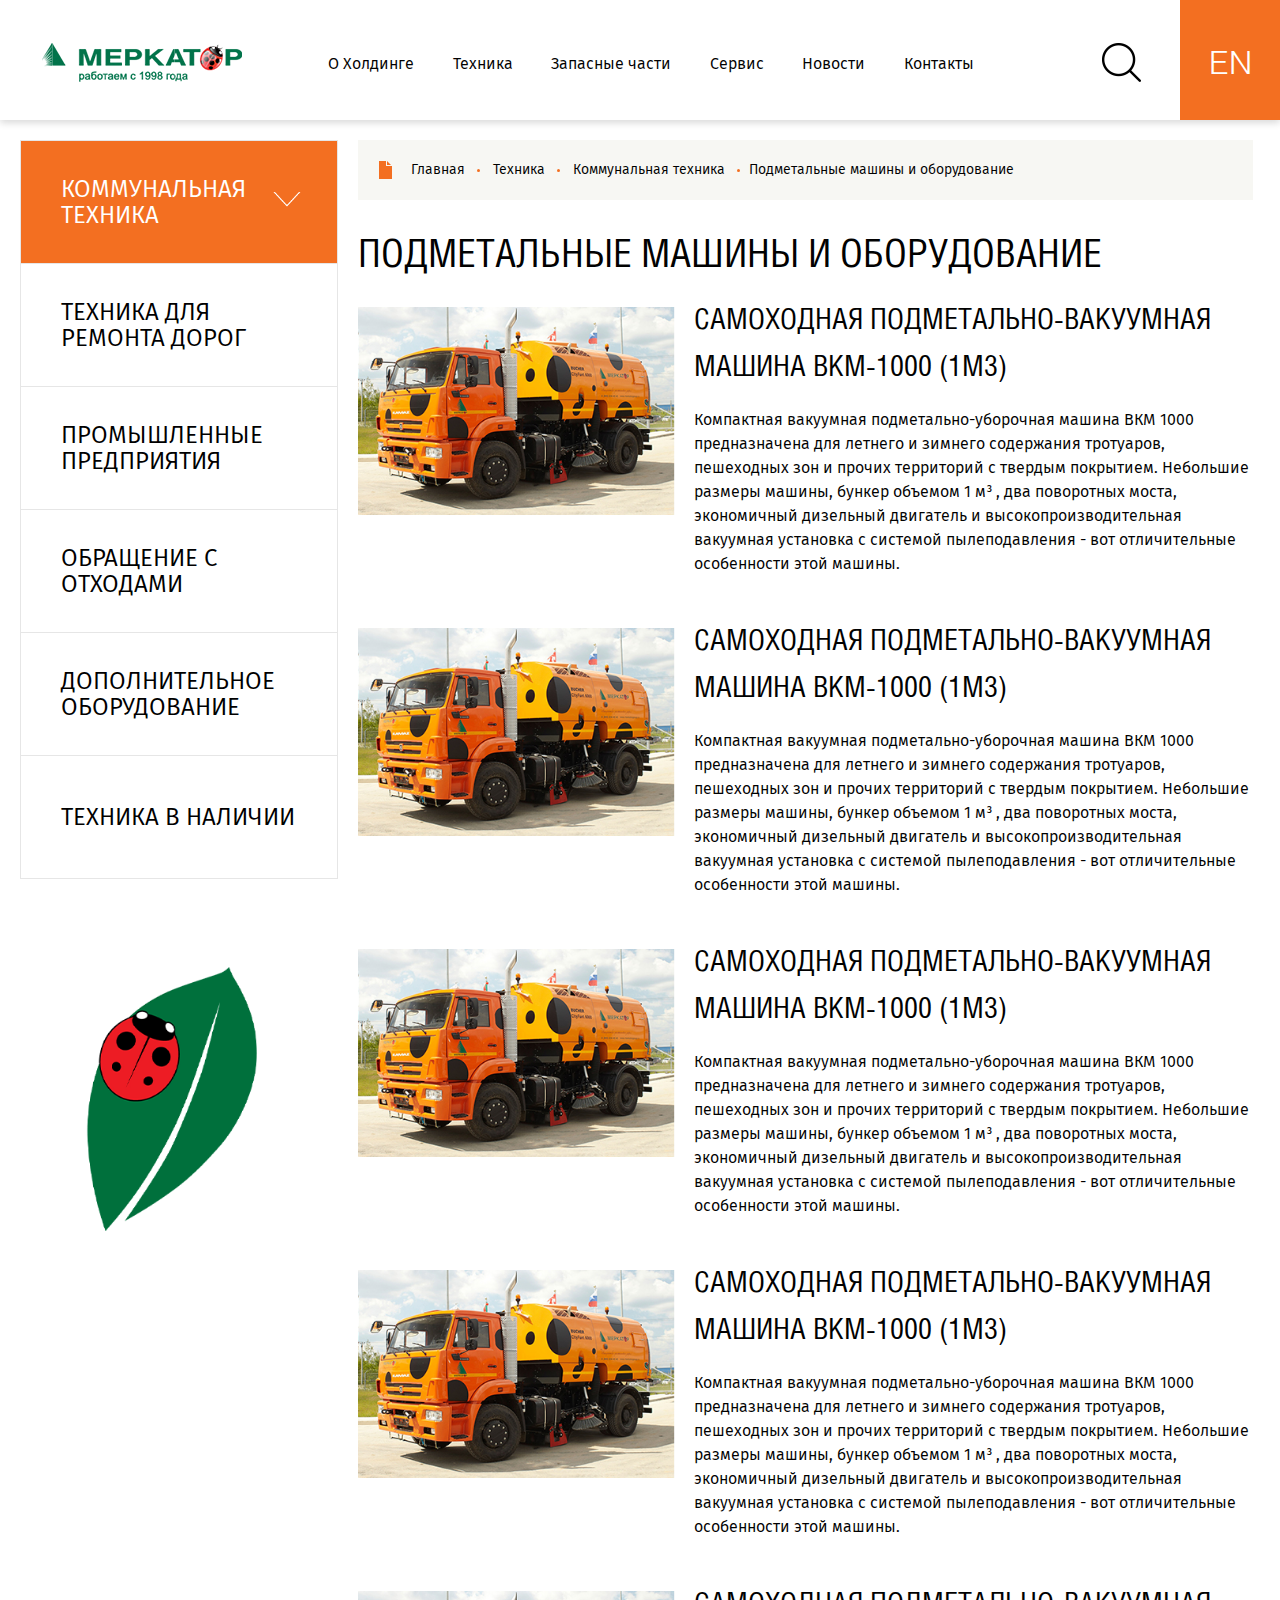
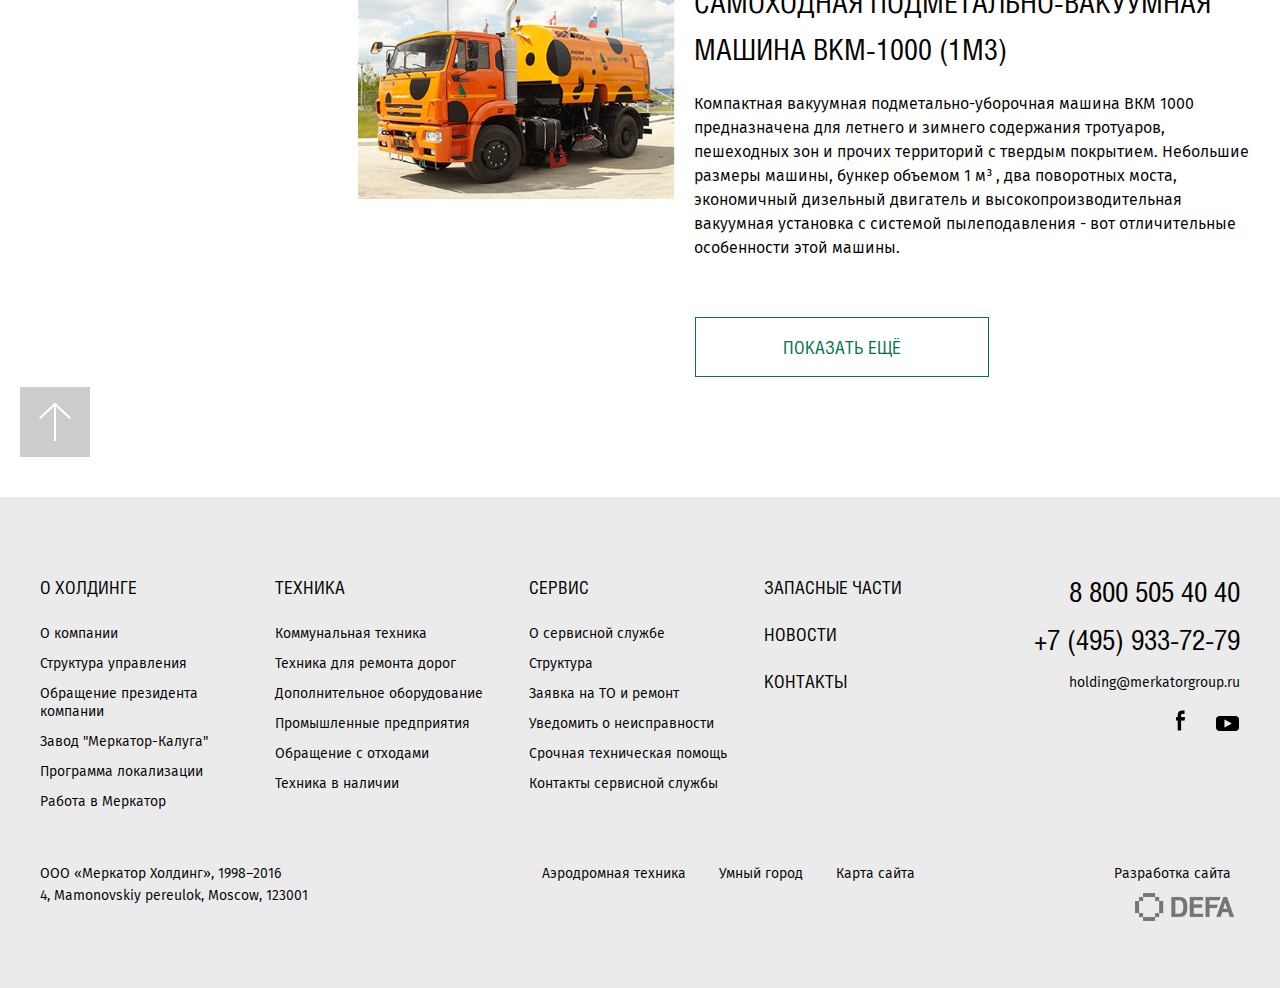
<file: subcategory.html>
<!DOCTYPE html>
<html xmlns="http://www.w3.org/1999/xhtml" lang="ru">
<head>
	<meta http-equiv="Content-Type" content="text/html; charset=utf-8" />
	<meta name="format-detection" content="telephone=no">
	<meta name="viewport" content="width=device-width, initial-scale=1, user-scalable=no, maximum-scale=1">
	<title>merkator - subcategory</title>
	<link rel="stylesheet" type="text/css" href="css/style.min.css" />		
</head>
<body class="inner-page loaded">

							
<!-- BEGIN BODY -->

<div class="main-wrapper">

<!-- BEGIN CONTENT -->
	<main class="content box-category"  id="top">
		<div class="box-bread-crumbs sx-hide">
		     	<ul class="bread-crambs">
	            	<li class="bread-crambs__item">
	                    <a href="#" class="bread-crambs__link">Главная</a>
	            	</li>
	            	<li class="bread-crambs__item">
	            		<a href="#" class="bread-crambs__link">Техника</a>
	            	</li>
	            	<li class="bread-crambs__item">
	                    <a href="#" class="bread-crambs__link">Коммунальная техника</a>
	            	</li>
	            	<li class="bread-crambs__item">Подметальные машины и оборудование</li>
		     	</ul>
		   </div>
		<aside class="sx-hide">
			<ul class="aside__list">
				<li class="aside__item active js-item"><a href="#" class="aside__link"><span class="aside__arrow-wrap">коммунальная техника<span class="aside__arrow"></span></span></a>
					<ul class="aside__list aside__list_sub js-sub-list">
						<li class="aside__sub-item"><a href="#" class="aside__link"><span>Подметальные машины и оборудование</span></a></li>
						<li class="aside__sub-item"><a href="#" class="aside__link"><span>Комбинированные дорожные машины</span></a></li>
						<li class="aside__sub-item"><a href="#" class="aside__link"><span>Универсальные коммунальные шасси  и погрузчики</span></a></li>
						<li class="aside__sub-item"><a href="#" class="aside__link"><span>Снегоуборочное оборудование и машины</span></a></li>
						<li class="aside__sub-item"><a href="#" class="aside__link"><span>Распределители противогололедных реагентов</span></a></li>
						<li class="aside__sub-item"><a href="#" class="aside__link"><span>Садово-парковое оборудование</span></a></li>
					</ul>
				</li>
				<li class="aside__item"><a href="#" class="aside__link"><span>Техника для ремонта дорог</span></a></li>
				<li class="aside__item"><a href="#" class="aside__link"><span>Промышленные предприятия</span></a></li>
				<li class="aside__item"><a href="#" class="aside__link"><span>Обращение с отходами</span></a></li>
				<li class="aside__item"><a href="#" class="aside__link"><span>Дополнительное оборудование</span></a></li>
				<li class="aside__item"><a href="#" class="aside__link"><span>техника в наличии</span></a></li>
			</ul>
			<div class="aside__img">
				<img src="img/img_news.png" alt="">
			</div>
		</aside>
		<div class="inner-cont">
			
			<section class="box-subcategory">
				<h1 class="sx-gray">Подметальные машины и оборудование</h1>
				<div class="number-slide-subcategory">
					<div class="numbers-news"></div>
				</div>
				<ul class="subcategory__list js-subcategory">
                  		<li class="subcategory__item">
                  			<div class="subcategory__img">
                  				<a href="#" class="subcategory__link">
      	            				<img src="img/img_subcategory_1.jpg" alt="">
      	            				<span class="arrow-number-subcategory"></span>
      	            			</a>
                  			</div>
                  			
                  			<div class="subcategory__text inner-cont__text">
                  				<h3><a href="#">Самоходная подметально-вакуумная машина ВКМ-1000 (1м3)</a></h3>
                  				<p class="hide_1000">Компактная вакуумная подметально-уборочная машина ВКМ 1000 предназначена для летнего и зимнего содержания тротуаров, пешеходных зон и прочих территорий с твердым покрытием. Небольшие размеры машины, бункер объемом 1 м³ , два поворотных моста, экономичный дизельный двигатель и высокопроизводительная вакуумная установка с системой пылеподавления - вот отличительные особенности этой машины.</p>
                  			</div>
                  			<div class="show_1000 inner-cont__text">
                  				<p>Компактная вакуумная подметально-уборочная машина ВКМ 1000 предназначена для летнего и зимнего содержания тротуаров, пешеходных зон и прочих территорий с твердым покрытием. Небольшие размеры машины, бункер объемом 1 м³ , два поворотных моста, экономичный дизельный двигатель и высокопроизводительная вакуумная установка с системой пылеподавления - вот отличительные особенности этой машины.</p>
                  				<p class="text-hide">Самоходная подметально-вакуумная машина ВКМ-1000 (1м3). Небольшие размеры машины, бункер объемом 1 м³ , два поворотных моста, экономичный дизельный двигатель и высокопроизводительная вакуумная установка с системой пылеподавления - вот отличительные особенности этой машины.</p>
                                          <div class="subcategory__button show_640">
                                                <a href="#" class="button button_green js-see-more-text">Подробнее</a>
                                          </div>
                  			</div>
                  			
                  		</li>
                  		<li class="subcategory__item">
                  			<div class="subcategory__img">
                  				<a href="#" class="subcategory__link">
      	            				<img src="img/img_subcategory_1.jpg" alt="">
      	            				<span class="arrow-number-subcategory"></span>
      	            			</a>
                  			</div>
                  			
                  			<div class="subcategory__text inner-cont__text">
                                          <h3><a href="#">Самоходная подметально-вакуумная машина ВКМ-1000 (1м3)</a></h3>
                                          <p class="hide_1000">Компактная вакуумная подметально-уборочная машина ВКМ 1000 предназначена для летнего и зимнего содержания тротуаров, пешеходных зон и прочих территорий с твердым покрытием. Небольшие размеры машины, бункер объемом 1 м³ , два поворотных моста, экономичный дизельный двигатель и высокопроизводительная вакуумная установка с системой пылеподавления - вот отличительные особенности этой машины.</p>
                                    </div>
                                    <div class="show_1000 inner-cont__text">
                                          <p>Компактная вакуумная подметально-уборочная машина ВКМ 1000 предназначена для летнего и зимнего содержания тротуаров, пешеходных зон и прочих территорий с твердым покрытием. Небольшие размеры машины, бункер объемом 1 м³ , два поворотных моста, экономичный дизельный двигатель и высокопроизводительная вакуумная установка с системой пылеподавления - вот отличительные особенности этой машины.</p>
                                          <p class="text-hide">Самоходная подметально-вакуумная машина ВКМ-1000 (1м3). Небольшие размеры машины, бункер объемом 1 м³ , два поворотных моста, экономичный дизельный двигатель и высокопроизводительная вакуумная установка с системой пылеподавления - вот отличительные особенности этой машины.</p>
                                          <div class="subcategory__button show_640">
                                                <a href="#" class="button button_green js-see-more-text">Подробнее</a>
                                          </div>
                                    </div>
                  		</li>
                  		<li class="subcategory__item">
                  			<div class="subcategory__img">
                  				<a href="#" class="subcategory__link">
      	            				<img src="img/img_subcategory_1.jpg" alt="">
      	            				<span class="arrow-number-subcategory"></span>
      	            			</a>
                  			</div>
                  			
                  			<div class="subcategory__text inner-cont__text">
                                          <h3><a href="#">Самоходная подметально-вакуумная машина ВКМ-1000 (1м3)</a></h3>
                                          <p class="hide_1000">Компактная вакуумная подметально-уборочная машина ВКМ 1000 предназначена для летнего и зимнего содержания тротуаров, пешеходных зон и прочих территорий с твердым покрытием. Небольшие размеры машины, бункер объемом 1 м³ , два поворотных моста, экономичный дизельный двигатель и высокопроизводительная вакуумная установка с системой пылеподавления - вот отличительные особенности этой машины.</p>
                                    </div>
                                    <div class="show_1000 inner-cont__text">
                                          <p>Компактная вакуумная подметально-уборочная машина ВКМ 1000 предназначена для летнего и зимнего содержания тротуаров, пешеходных зон и прочих территорий с твердым покрытием. Небольшие размеры машины, бункер объемом 1 м³ , два поворотных моста, экономичный дизельный двигатель и высокопроизводительная вакуумная установка с системой пылеподавления - вот отличительные особенности этой машины.</p>
                                          <p class="text-hide">Самоходная подметально-вакуумная машина ВКМ-1000 (1м3). Небольшие размеры машины, бункер объемом 1 м³ , два поворотных моста, экономичный дизельный двигатель и высокопроизводительная вакуумная установка с системой пылеподавления - вот отличительные особенности этой машины.</p>
                                          <div class="subcategory__button show_640">
                                                <a href="#" class="button button_green js-see-more-text">Подробнее</a>
                                          </div>
                                    </div>
                  		</li>

                  		<li class="subcategory__item">
                  			<div class="subcategory__img">
                  				<a href="#" class="subcategory__link">
      	            				<img src="img/img_subcategory_1.jpg" alt="">
      	            				<span class="arrow-number-subcategory"></span>
      	            			</a>
                  			</div>
                  			
                  			<div class="subcategory__text inner-cont__text">
                                          <h3><a href="#">Самоходная подметально-вакуумная машина ВКМ-1000 (1м3)</a></h3>
                                          <p class="hide_1000">Компактная вакуумная подметально-уборочная машина ВКМ 1000 предназначена для летнего и зимнего содержания тротуаров, пешеходных зон и прочих территорий с твердым покрытием. Небольшие размеры машины, бункер объемом 1 м³ , два поворотных моста, экономичный дизельный двигатель и высокопроизводительная вакуумная установка с системой пылеподавления - вот отличительные особенности этой машины.</p>
                                    </div>
                                    <div class="show_1000 inner-cont__text">
                                          <p>Компактная вакуумная подметально-уборочная машина ВКМ 1000 предназначена для летнего и зимнего содержания тротуаров, пешеходных зон и прочих территорий с твердым покрытием. Небольшие размеры машины, бункер объемом 1 м³ , два поворотных моста, экономичный дизельный двигатель и высокопроизводительная вакуумная установка с системой пылеподавления - вот отличительные особенности этой машины.</p>
                                          <p class="text-hide">Самоходная подметально-вакуумная машина ВКМ-1000 (1м3). Небольшие размеры машины, бункер объемом 1 м³ , два поворотных моста, экономичный дизельный двигатель и высокопроизводительная вакуумная установка с системой пылеподавления - вот отличительные особенности этой машины.</p>
                                          <div class="subcategory__button show_640">
                                                <a href="#" class="button button_green js-see-more-text">Подробнее</a>
                                          </div>
                                    </div>
                  		</li>

                  		<li class="subcategory__item">
                  			<div class="subcategory__img">
                  				<a href="#" class="subcategory__link">
      	            				<img src="img/img_subcategory_1.jpg" alt="">
      	            				<span class="arrow-number-subcategory"></span>
      	            			</a>
                  			</div>
                  			
                  			<div class="subcategory__text inner-cont__text">
                                          <h3><a href="#">Самоходная подметально-вакуумная машина ВКМ-1000 (1м3)</a></h3>
                                          <p class="hide_1000">Компактная вакуумная подметально-уборочная машина ВКМ 1000 предназначена для летнего и зимнего содержания тротуаров, пешеходных зон и прочих территорий с твердым покрытием. Небольшие размеры машины, бункер объемом 1 м³ , два поворотных моста, экономичный дизельный двигатель и высокопроизводительная вакуумная установка с системой пылеподавления - вот отличительные особенности этой машины.</p>
                                    </div>
                                    <div class="show_1000 inner-cont__text">
                                          <p>Компактная вакуумная подметально-уборочная машина ВКМ 1000 предназначена для летнего и зимнего содержания тротуаров, пешеходных зон и прочих территорий с твердым покрытием. Небольшие размеры машины, бункер объемом 1 м³ , два поворотных моста, экономичный дизельный двигатель и высокопроизводительная вакуумная установка с системой пылеподавления - вот отличительные особенности этой машины.</p>
                                          <p class="text-hide">Самоходная подметально-вакуумная машина ВКМ-1000 (1м3). Небольшие размеры машины, бункер объемом 1 м³ , два поворотных моста, экономичный дизельный двигатель и высокопроизводительная вакуумная установка с системой пылеподавления - вот отличительные особенности этой машины.</p>
                                          <div class="subcategory__button show_640">
                                                <a href="#" class="button button_green js-see-more-text">Подробнее</a>
                                          </div>
                                    </div>
                  		</li>

                  		<li class="subcategory__item subcategory__item_hide">
                  			<div class="subcategory__img">
                  				<a href="#" class="subcategory__link">
      	            				<img src="img/advantages_slide_1.jpg" alt="">
      	            				<span class="arrow-number-subcategory"></span>
      	            			</a>
                  			</div>
                  			
                  			<div class="subcategory__text inner-cont__text">
                                          <h3><a href="#">Самоходная подметально-вакуумная машина ВКМ-1000 (1м3)</a></h3>
                                          <p class="hide_1000">Компактная вакуумная подметально-уборочная машина ВКМ 1000 предназначена для летнего и зимнего содержания тротуаров, пешеходных зон и прочих территорий с твердым покрытием. Небольшие размеры машины, бункер объемом 1 м³ , два поворотных моста, экономичный дизельный двигатель и высокопроизводительная вакуумная установка с системой пылеподавления - вот отличительные особенности этой машины.</p>
                                    </div>
                                    <div class="show_1000 inner-cont__text">
                                          <p>Компактная вакуумная подметально-уборочная машина ВКМ 1000 предназначена для летнего и зимнего содержания тротуаров, пешеходных зон и прочих территорий с твердым покрытием. Небольшие размеры машины, бункер объемом 1 м³ , два поворотных моста, экономичный дизельный двигатель и высокопроизводительная вакуумная установка с системой пылеподавления - вот отличительные особенности этой машины.</p>
                                          <p class="text-hide">Самоходная подметально-вакуумная машина ВКМ-1000 (1м3). Небольшие размеры машины, бункер объемом 1 м³ , два поворотных моста, экономичный дизельный двигатель и высокопроизводительная вакуумная установка с системой пылеподавления - вот отличительные особенности этой машины.</p>
                                          <div class="subcategory__button show_640">
                                                <a href="#" class="button button_green js-see-more-text">Подробнее</a>
                                          </div>
                                    </div>
                  		</li>

                  		<li class="subcategory__item subcategory__item_hide">
                  			<div class="subcategory__img">
                  				<a href="#" class="subcategory__link">
      	            				<img src="img/tabs_img_1_lg.jpg" alt="">
      	            				<span class="arrow-number-subcategory"></span>
      	            			</a>
                  			</div>
                  			
                  			<div class="subcategory__text inner-cont__text">
                                          <h3><a href="#">Самоходная подметально-вакуумная машина ВКМ-1000 (1м3)</a></h3>
                                          <p class="hide_1000">Компактная вакуумная подметально-уборочная машина ВКМ 1000 предназначена для летнего и зимнего содержания тротуаров, пешеходных зон и прочих территорий с твердым покрытием. Небольшие размеры машины, бункер объемом 1 м³ , два поворотных моста, экономичный дизельный двигатель и высокопроизводительная вакуумная установка с системой пылеподавления - вот отличительные особенности этой машины.</p>
                                    </div>
                                    <div class="show_1000 inner-cont__text">
                                          <p>Компактная вакуумная подметально-уборочная машина ВКМ 1000 предназначена для летнего и зимнего содержания тротуаров, пешеходных зон и прочих территорий с твердым покрытием. Небольшие размеры машины, бункер объемом 1 м³ , два поворотных моста, экономичный дизельный двигатель и высокопроизводительная вакуумная установка с системой пылеподавления - вот отличительные особенности этой машины.</p>
                                          <p class="text-hide">Самоходная подметально-вакуумная машина ВКМ-1000 (1м3). Небольшие размеры машины, бункер объемом 1 м³ , два поворотных моста, экономичный дизельный двигатель и высокопроизводительная вакуумная установка с системой пылеподавления - вот отличительные особенности этой машины.</p>
                                          <div class="subcategory__button show_640">
                                                <a href="#" class="button button_green js-see-more-text">Подробнее</a>
                                          </div>
                                    </div>
                  		</li>
                  	</ul>
                  	<div class="subcategory__button hide_640">
					<a href="#" class="button button_green js-see-more">показать ещё</a>
				</div>
			</section>
		</div>

	</main>	
			
<!-- CONTENT EOF   -->

<!-- BEGIN HEADER -->

	<header class="">
		<div class="wrapper">
			<div class="logo"><a href="#"><img src="img/logo.png" alt=""></a></div>
			<a href="#" class="button-nav">
				<span></span>
				<span></span>
				<span></span>
			</a>
			<div class="opened-block-nav">
				<nav class="main-nav">
					<ul class="main-nav-list">
						<li class="main-nav-list__item"><a href="#" class="main-nav-list__link">О Холдинге</a>
							<span class="main-nav-list__more js-menu_link"></span>
							<div class="box-submenu">
								<div class="submenu__list">
									<div class="submenu__col submenu__col-33">
										<ul>
											<li class="submenu__item"><a href="" class="drop-menu__title">О компании</a></li>
											<li class="submenu__item"><a href="" class="drop-menu__title">Структура управления</a></li>
										</ul>
									</div>
									<div class="submenu__col submenu__col-33">
										<ul>
											<li class="submenu__item"><a href="" class="drop-menu__title">Обращение президента компании</a></li>
											<li class="submenu__item"><a href="" class="drop-menu__title">Завод "Меркатор-Калуга"</a></li>

										</ul>
									</div>
									<div class="submenu__col submenu__col-33">
										<ul>
											<li class="submenu__item"><a href="" class="drop-menu__title">Программа локализации</a></li>
											<li class="submenu__item"><a href="" class="drop-menu__title">Работа в Меркатор</a></li>
										</ul>
									</div>
								</div>
							</div>
						</li>

						<li class="main-nav-list__item"><a href="#" class="main-nav-list__link">Техника</a>
							<span class="main-nav-list__more js-menu_link"></span>
							<div class="box-submenu">
								<div class="submenu__list">
									<div class="submenu__col submenu__col-25">
										<ul>
											<li class="submenu__item"><a href="#" class="drop-menu__title js-menu_link1">Коммунальная техника</a>
												<ul class="drop-menu__list">
													<li class="drop-menu__item"><a href="#" class="drop-menu__link">Подметальные машины и оборудование</a></li>
													<li class="drop-menu__item"><a href="#" class="drop-menu__link">Комбинированные дорожные машины</a></li>
													<li class="drop-menu__item"><a href="#" class="drop-menu__link">Универсальные коммунальные шасси  и погрузчики</a></li>
													<li class="drop-menu__item"><a href="#" class="drop-menu__link">Снегоуборочное оборудование и машины</a></li>
													<li class="drop-menu__item"><a href="#" class="drop-menu__link">Распределители противогололедных реагентов</a></li>
													<li class="drop-menu__item"><a href="#" class="drop-menu__link">Садово-парковое оборудование</a></li>
												</ul>
											</li>
										</ul>
										
									</div>
									<div class="submenu__col submenu__col-25">
										<ul>
											<li class="submenu__item"><a href="#" class="drop-menu__title js-menu_link1">Техника для ремонта дорог</a>
							            		<ul class="drop-menu__list">
													<li class="drop-menu__item"><a href="#" class="drop-menu__link">Ремонт асфальта</a></li>
													<li class="drop-menu__item"><a href="#" class="drop-menu__link">Нанесение и удаление дорожной разметки</a></li>
							            		</ul>
							            	</li>
										</ul>
										<ul>
											<li class="submenu__item"><a href="#" class="drop-menu__title js-menu_link1">Промышленные предприятия</a>
							            		<ul class="drop-menu__list">
													<li class="drop-menu__item"><a href="#" class="drop-menu__link">Промышленная вакуумная очистка</a></li>
													<li class="drop-menu__item"><a href="#" class="drop-menu__link">Машины и оборудования для водоканала</a></li>
							            		</ul>
							            	</li>
										</ul>
						            </div>
									<div class="submenu__col submenu__col-25">
										<ul>
											<li class="submenu__item"><a href="#" class="drop-menu__title js-menu_link1">Обращение с отходами</a>
							            		<ul class="drop-menu__list">
													<li class="drop-menu__item"><a href="#" class="drop-menu__link">Транспортировка мусора</a></li>
													<li class="drop-menu__item"><a href="#" class="drop-menu__link">Технологии с обращения с отходами</a></li>
							            		</ul>
							            	</li>
										</ul>
										<ul>
											<li class="submenu__item"><a href="#" class="drop-menu__title js-menu_link1">Дополнительное оборудование</a>
							            		<ul class="drop-menu__list">
													<li class="drop-menu__item"><a href="#" class="drop-menu__link">Навесное оборудование для КДМ</a></li>
													<li class="drop-menu__item"><a href="#" class="drop-menu__link">Системы мониторинга</a></li>
													<li class="drop-menu__item"><a href="#" class="drop-menu__link">Системы хранения и приготовления противогололедных материалов</a></li>
													<li class="drop-menu__item"><a href="#" class="drop-menu__link">Снегоплавильное оборудование</a></li>
							            		</ul>
							            	</li>
										</ul>
						            </div>
						            <div class="submenu__col submenu__col-25">
						            	<ul>
						            		<li class="submenu__item"><a href="#" class="drop-menu__title js-menu_link1">техника в наличии</a></li>
						            	</ul>
						            </div>
						        </div>
							</div>	
						</li>

						<li class="main-nav-list__item"><a href="#" class="main-nav-list__link">Запасные части</a>
							<span class="main-nav-list__more js-menu_link"></span>
							<div class="box-submenu">
								<div class="submenu__list">
									<div class="submenu__col submenu__col-25">
										<ul>
											<li class="submenu__item"><a href="#" class="drop-menu__title">Коммунальная техника</a>
												<ul class="drop-menu__list">
													<li class="drop-menu__item"><a href="#" class="drop-menu__link">Подметальные машины и оборудование</a></li>
													<li class="drop-menu__item"><a href="#" class="drop-menu__link">Комбинированные дорожные машины</a></li>
													<li class="drop-menu__item"><a href="#" class="drop-menu__link">Универсальные коммунальные шасси  и погрузчики</a></li>
													<li class="drop-menu__item"><a href="#" class="drop-menu__link">Садово-парковое оборудование</a></li>
												</ul>
											</li>
										</ul>
										
									</div>
									<div class="submenu__col submenu__col-25">
										<ul>
											<li class="submenu__item"><a href="#" class="drop-menu__title">Техника для ремонта дорог</a>
							            		<ul class="drop-menu__list">
													<li class="drop-menu__item"><a href="#" class="drop-menu__link">Ремонт асфальта</a></li>
													<li class="drop-menu__item"><a href="#" class="drop-menu__link">Нанесение и удаление дорожной разметки</a></li>
							            		</ul>
							            	</li>
										</ul>
						            </div>
									<div class="submenu__col submenu__col-25">
										<ul>
											<li class="submenu__item"><a href="#" class="drop-menu__title">Дополнительное оборудование</a>
							            		<ul class="drop-menu__list">
													<li class="drop-menu__item"><a href="#" class="drop-menu__link">Навесное оборудование для КДМ</a></li>
													<li class="drop-menu__item"><a href="#" class="drop-menu__link">Системы мониторинга</a></li>
													<li class="drop-menu__item"><a href="#" class="drop-menu__link">Системы хранения и приготовления противогололедных материалов</a></li>
													<li class="drop-menu__item"><a href="#" class="drop-menu__link">Снегоплавильное оборудование</a></li>
							            		</ul>
							            	</li>
										</ul>
						            </div>
						            <div class="submenu__col submenu__col-25">
					            		<ul>
											<li class="submenu__item"><a href="#" class="drop-menu__title">Промышленные предприятия</a>
							            		<ul class="drop-menu__list">
													<li class="drop-menu__item"><a href="#" class="drop-menu__link">Промышленная вакуумная очистка</a></li>
													<li class="drop-menu__item"><a href="#" class="drop-menu__link">Машины и оборудования для водоканала</a></li>
							            		</ul>
							            	</li>
										</ul>
						            </div>
						        </div>
							</div>
						</li>
						<li class="main-nav-list__item"><a href="#" class="main-nav-list__link">Сервис</a>
							<span class="main-nav-list__more js-menu_link"></span>
						</li>
						<li class="main-nav-list__item"><a href="#" class="main-nav-list__link">Новости</a>
							<span class="main-nav-list__more js-menu_link"></span>
						</li>
						<li class="main-nav-list__item"><a href="#" class="main-nav-list__link">Контакты</a>
							<span class="main-nav-list__more js-menu_link"></span>
						</li>
					</ul>
					<div class="search-form">
						<form>
							<div class="search-form__field">
								<input type="text" placeholder="Search">
							</div>
						</form>
					</div>
					<div class="box-search">
						<a href="#" class="box-search__link js-search">
							<span class="box-search__icon"></span>
						</a>
					</div>
					<div class="nav-search-form">
						<form>
							<div class="nav-search-form__field">
								<input type="text" placeholder="Поиск по сайту">
							</div>
						</form>
					</div>
					<ul class="sx-list">
						<li class="sx-list__item"><a href="#">Заявка на запасные части</a></li>
						<li class="sx-list__item"><a href="#">Заявка на ТО и ремонт</a></li>
						<li class="sx-list__item"><a href="#">Гарантийный случай</a></li>
					</ul>
					
				</nav>
				
			</div>
			<div class="box-lang">
				<a href="#" class="box-lang__link">EN</a>				
			</div>
		</div>
	</header>
	
<!-- HEADER EOF   -->

<!-- BEGIN FOOTER -->	

	<footer>
		<a href="#top" class="up-link js-up"><span class="arrow-up"></span></a>
		<div class="wrapper">
			<div class="footer-top">
				<div class="footer-col-wrap">
					<div class="footer-col-nav footer-col-nav_1">
						<div class="footer-title"><a href="#">О Холдинге</a></div>
						<ul class="footer-nav">
							<li class="footer-nav__item">
								<a href="#" class="footer-nav__link">О компании</a>
							</li>
							<li class="footer-nav__item">
								<a href="#" class="footer-nav__link">Структура управления</a>
							</li>
							<li class="footer-nav__item">
								<a href="#" class="footer-nav__link">Обращение президента компании</a>
							</li>
							<li class="footer-nav__item">
								<a href="#" class="footer-nav__link">Завод "Меркатор-Калуга"</a>
							</li>
							<li class="footer-nav__item">
								<a href="#" class="footer-nav__link">Программа локализации</a>
							</li>
							<li class="footer-nav__item">
								<a href="#" class="footer-nav__link">Работа в  Меркатор</a>
							</li>
						</ul>
					</div>
					<div class="footer-col-nav footer-col-nav_2">
						<div class="footer-title"><a href="#">Техника</a></div>
						<ul class="footer-nav">
							<li class="footer-nav__item">
								<a href="#" class="footer-nav__link">Коммунальная техника</a>
							</li>
							<li class="footer-nav__item">
								<a href="#" class="footer-nav__link">Техника для ремонта дорог</a>
							</li>
							<li class="footer-nav__item">
								<a href="#" class="footer-nav__link">Дополнительное оборудование</a>
							</li>
							<li class="footer-nav__item">
								<a href="#" class="footer-nav__link">Промышленные предприятия</a>
							</li>
							<li class="footer-nav__item">
								<a href="#" class="footer-nav__link">Обращение с отходами</a>
							</li>
							<li class="footer-nav__item">
								<a href="#" class="footer-nav__link">Техника в наличии</a>
							</li>
						</ul>
					</div>
					<div class="footer-col-nav footer-col-nav_3">
						<div class="footer-title"><a href="#">СЕРВИС</a></div>
						<ul class="footer-nav">
							<li class="footer-nav__item">
								<a href="#" class="footer-nav__link">О сервисной службе</a>
							</li>
							<li class="footer-nav__item">
								<a href="#" class="footer-nav__link">Структура</a>
							</li>
							<li class="footer-nav__item">
								<a href="#" class="footer-nav__link">Заявка на ТО и ремонт</a>
							</li>
							<li class="footer-nav__item">
								<a href="#" class="footer-nav__link">Уведомить о неисправности</a>
							</li>
							<li class="footer-nav__item">
								<a href="#" class="footer-nav__link">Срочная техническая помощь</a>
							</li>
							<li class="footer-nav__item">
								<a href="#" class="footer-nav__link">Контакты сервисной службы</a>
							</li>
						</ul>
					</div>
					<div class="footer-col-nav footer-col-nav_4">
						<div class="footer-title"><a href="#">Запасные части</a></div>
						<div class="footer-title"><a href="#">Новости</a></div>
						<div class="footer-title"><a href="#">Контакты</a></div>
					</div>
				</div>
				
				<div class="footer-col-nav footer-col-nav_contact">
					<div class="footer-tel">
						<a href="tel:88005054040">8 800 505 40 40</a>		
					</div>
					<div class="footer-tel">
						<a href="tel:+74959337279">+7 (495) 933-72-79</a>	
					</div>
					<div class="footer-email">
						<a href="mailto:holding@merkatorgroup.ru">holding@merkatorgroup.ru</a>
					</div>
					<div class="footer-social">
						<a href="#" class="footer-social__icon footer-social__icon_1"></a>
						<a href="#" class="footer-social__icon footer-social__icon_2"></a>
					</div>
				</div>
			</div>
			<div class="footer-bottom">
				<div class="footer-col-nav footer-col_copy">
					<div class="copy">ООО «Меркатор Холдинг», 1998–2016<br> 4, Mamonovskiy pereulok, Moscow, 123001</div>
				</div>
				<div class="footer-col-nav footer-col_bottom-nav">
					<ul class="footer-nav footer-nav_inline">
						<li class="footer-nav__item">
							<a href="#" class="footer-nav__link">Аэродромная техника</a>
						</li>
						<li class="footer-nav__item">
							<a href="#" class="footer-nav__link">Умный город</a>
						</li>
						<li class="footer-nav__item">
							<a href="#" class="footer-nav__link">Карта сайта</a>
						</li>
					</ul>
				</div>
				<div class="footer-col-nav footer-col-nav_contact footer-col-bottom-dev">
					<div class="footer-developer">
						<div class="footer-developer__text">Разработка сайта</div>
						<a href="#"><img src="img/defa.png" alt=""></a>
					</div>
				</div>
			</div>
		</div>	
	</footer>
	
	
<!-- FOOTER EOF   -->
<div class="overlay"></div>
</div>		

<div class="icon-load"></div>		

<!-- BODY EOF   -->
	
	<script type="text/javascript" src="js/jquery-1.11.0.min.js"></script>		
	<script type="text/javascript" src="js/jquery-migrate.min.js" ></script>
	<script type="text/javascript" src="js/slick.js" ></script>
	<script type="text/javascript" src="js/jquery.fancybox.js"></script>
	<script type="text/javascript" src="js/custom.js" ></script>
</body>
</html>
</file>
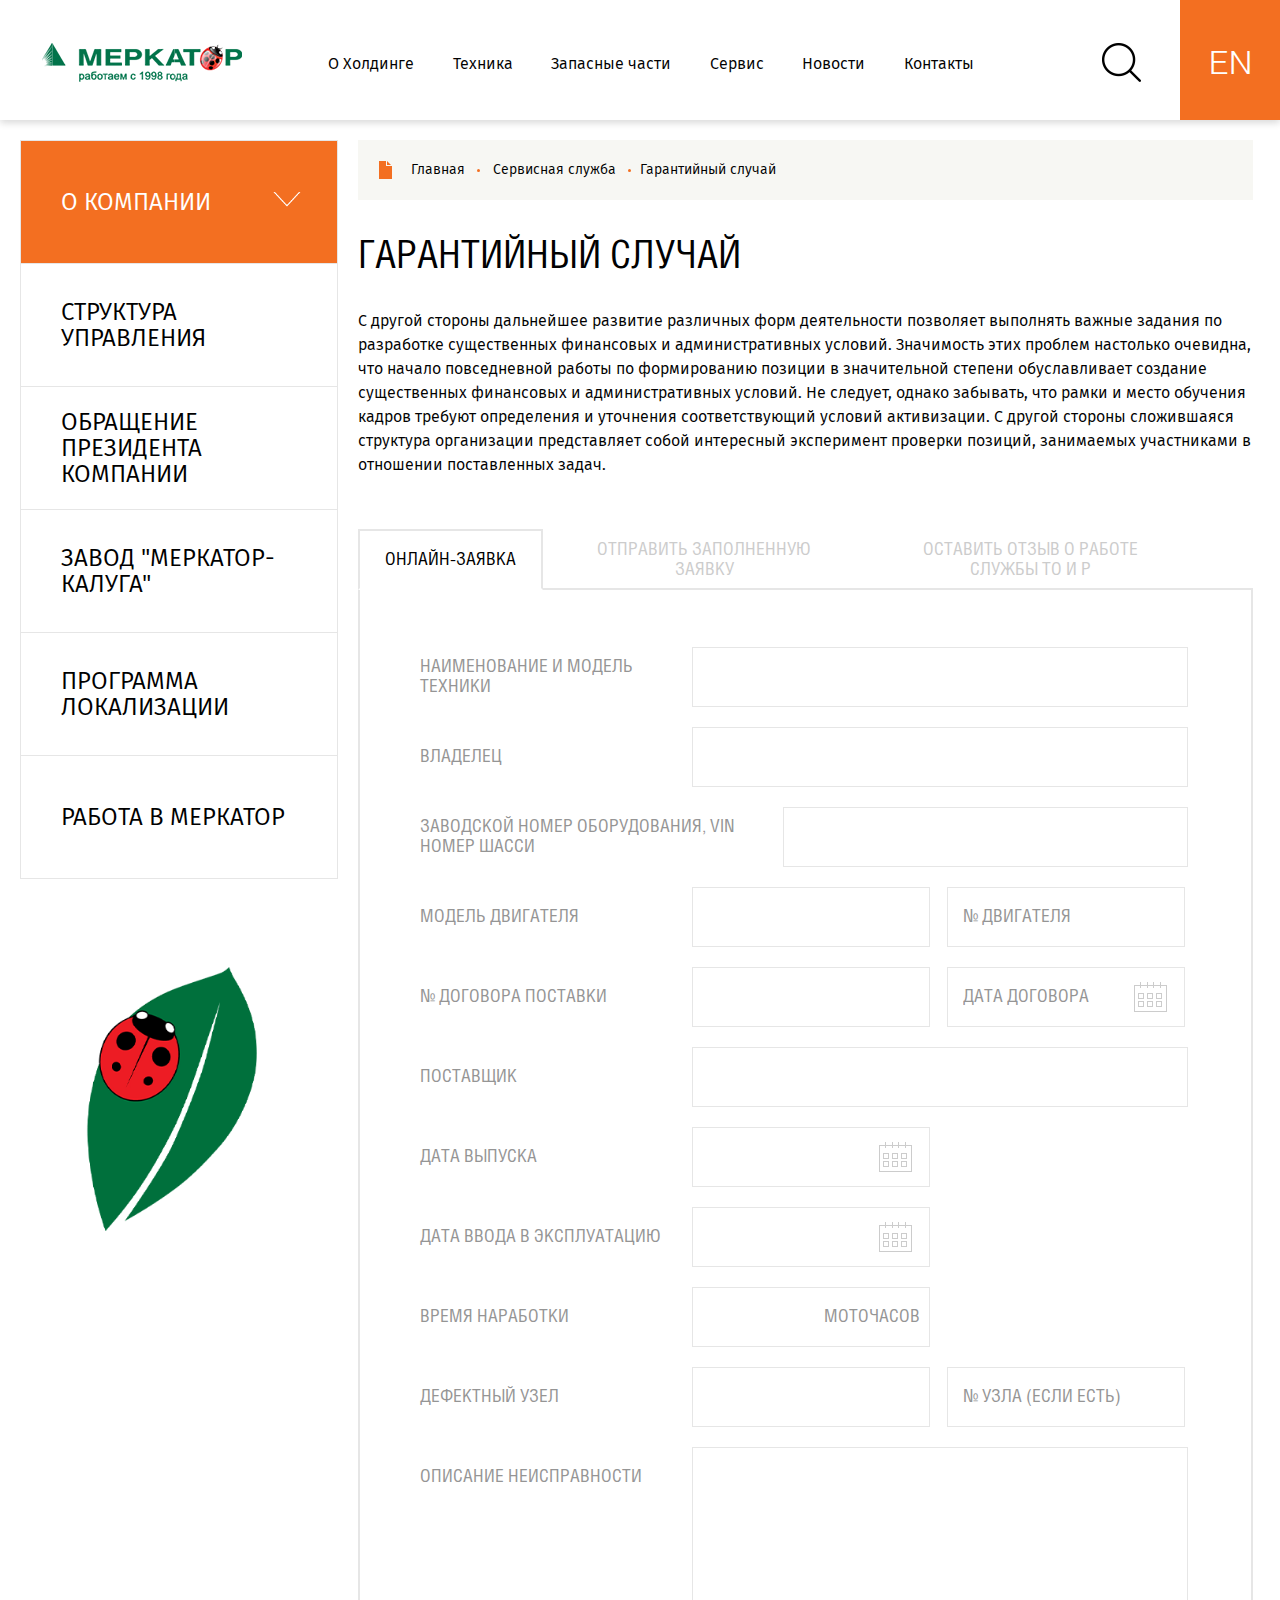
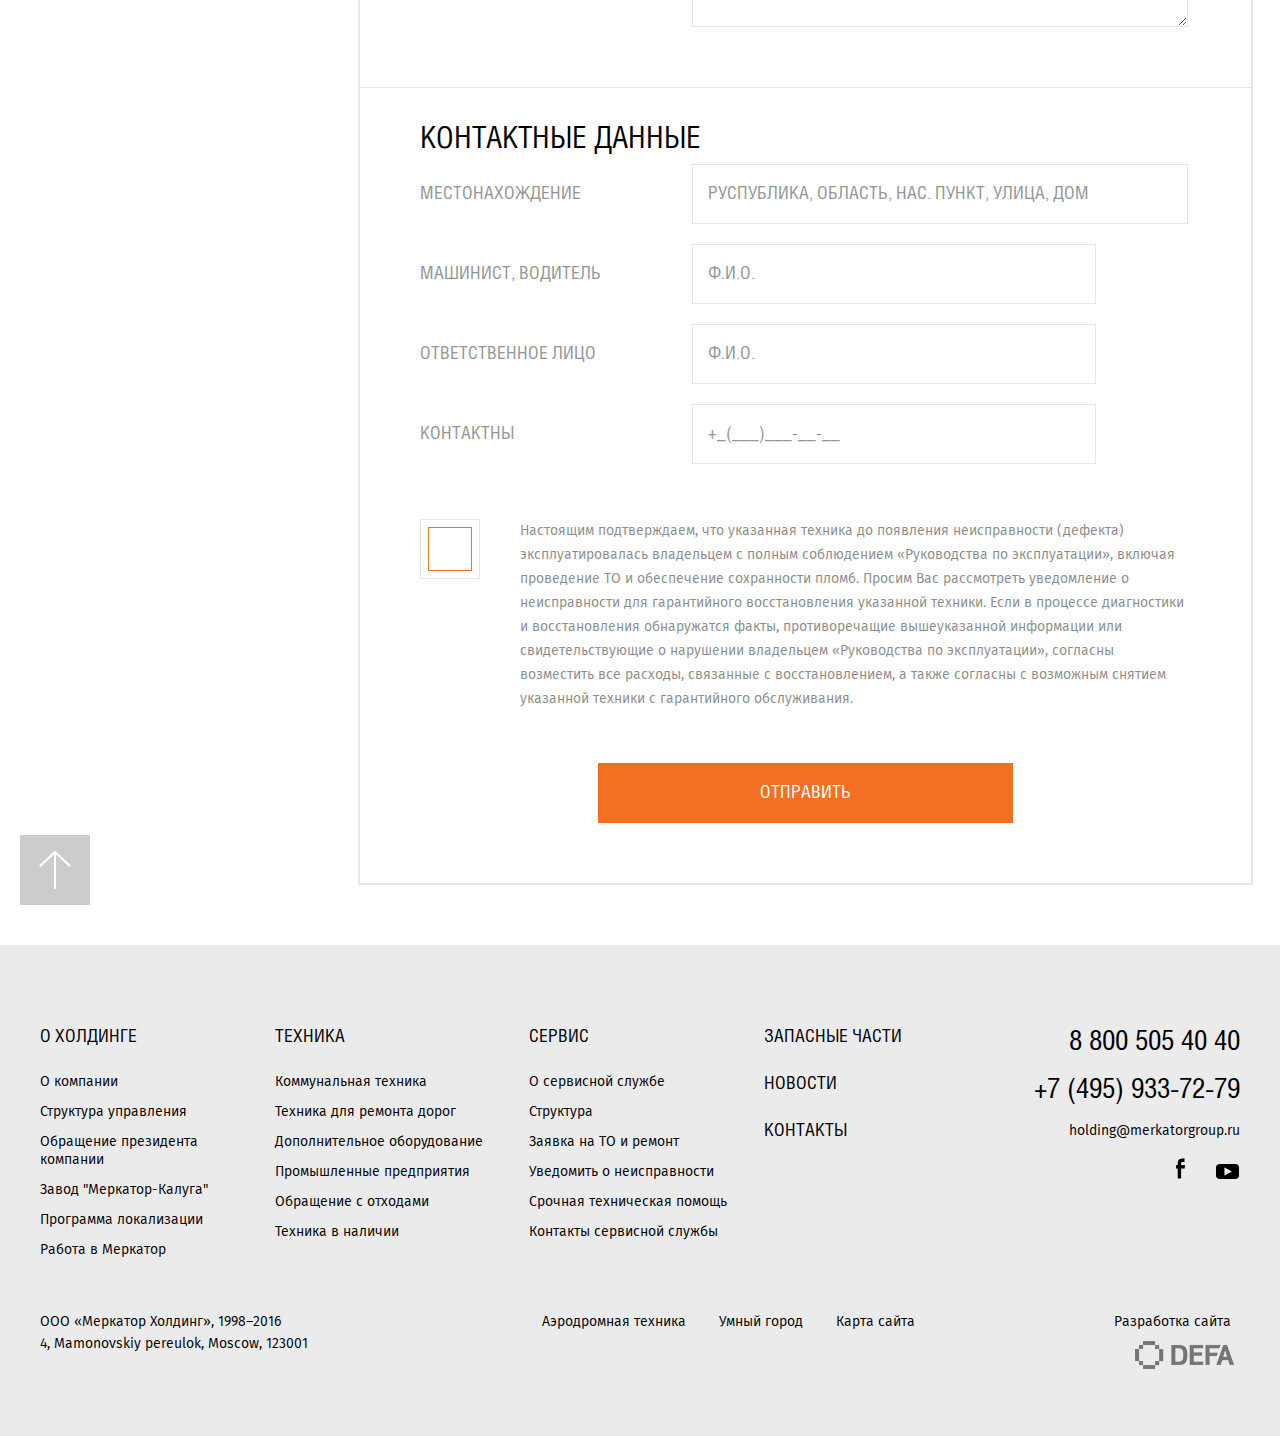
<file: warranty.html>
<!DOCTYPE html>
<html xmlns="http://www.w3.org/1999/xhtml" lang="ru">
<head>
	<meta http-equiv="Content-Type" content="text/html; charset=utf-8" />
	<meta name="format-detection" content="telephone=no">
	<meta name="viewport" content="width=device-width, initial-scale=1, user-scalable=no, maximum-scale=1">
	<title>merkator - warranty</title>
	<link rel="stylesheet" type="text/css" href="css/style.min.css" />		
</head>
<body class="inner-page loaded">

							
<!-- BEGIN BODY -->

<div class="main-wrapper">

<!-- BEGIN CONTENT -->
	<main class="content box-forms-order" id="top">
		<div class="box-bread-crumbs sx-hide">
		     	<ul class="bread-crambs">
	            	<li class="bread-crambs__item">
	                    <a href="#" class="bread-crambs__link">Главная</a>
	            	</li>
	            	<li class="bread-crambs__item">
	            		<a href="#" class="bread-crambs__link">Сервисная служба</a>
	            	</li>
	            	<li class="bread-crambs__item">Гарантийный случай</li>
		     	</ul>
		   </div>
		<aside class="sx-hide">
			<ul class="aside__list">
				<li class="aside__item active js-item"><a href="#" class="aside__link"><span class="aside__arrow-wrap">О компании<span class="aside__arrow"></span></span></a>
					<ul class="aside__list aside__list_sub js-sub-list">
						<li class="aside__sub-item"><a href="#" class="aside__link"><span>Подметальные машины и оборудование</span></a></li>
						<li class="aside__sub-item"><a href="#" class="aside__link"><span>Комбинированные дорожные машины</span></a></li>
						<li class="aside__sub-item"><a href="#" class="aside__link"><span>Универсальные коммунальные шасси  и погрузчики</span></a></li>
						<li class="aside__sub-item"><a href="#" class="aside__link"><span>Снегоуборочное оборудование и машины</span></a></li>
						<li class="aside__sub-item"><a href="#" class="aside__link"><span>Распределители противогололедных реагентов</span></a></li>
						<li class="aside__sub-item"><a href="#" class="aside__link"><span>Садово-парковое оборудование</span></a></li>
					</ul>
				</li>
				<li class="aside__item"><a href="#" class="aside__link"><span>Структура управления</span></a></li>
				<li class="aside__item"><a href="#" class="aside__link"><span>Обращение президента компании</span></a></li>
				<li class="aside__item"><a href="#" class="aside__link"><span>Завод "Меркатор-Калуга"</span></a></li>
				<li class="aside__item"><a href="#" class="aside__link"><span>Программа локализации</span></a></li>
				<li class="aside__item"><a href="#" class="aside__link"><span>Работа в Меркатор</span></a></li>
			</ul>
			<div class="aside__img">
				<img src="img/img_news.png" alt="">
			</div>
		</aside>
		<div class="inner-cont">			
			<section class="box-warranty">
				<div class="inner-cont__text">
					<h1 class="large sx-gray">Гарантийный случай</h1>
					<p>С другой стороны дальнейшее развитие различных форм деятельности позволяет выполнять важные задания по разработке существенных финансовых и административных условий. Значимость этих проблем настолько очевидна, что начало повседневной работы по формированию позиции в значительной степени обуславливает создание существенных финансовых и административных условий. Не следует, однако забывать, что рамки и место обучения кадров требуют определения и уточнения соответствующий условий активизации. С другой стороны сложившаяся структура организации представляет собой интересный эксперимент проверки позиций, занимаемых участниками в отношении поставленных задач.</p>
				</div>
				<div class="tab-wrap">
					<div class="nav-tab-list-wrap hide_1000">
						<ul class="nav-tab-list tabs">
		     	        	<li class="nav-tab-list__item nav-tab-list__item_small active">
		                	    <a href="#tab_1" class="nav-tab-list__link"><span>Онлайн-заявка</span></a>
		     	        	</li>
		     	        	<li class="nav-tab-list__item nav-tab-list__item_md">
		                	    <a href="#tab_2" class="nav-tab-list__link"><span>Отправить заполненную заявку</span></a>
		     	        	</li>
		     	        	<li class="nav-tab-list__item nav-tab-list__item_lg">
		                	    <a href="#tab_3" class="nav-tab-list__link"><span>Оставить отзыв о работе службы ТО и Р</span></a>
		     	        	</li>
				     	</ul>
					</div>
			     	
			     	<div class="box-tab-cont js-tab-list">
			            <div class="tab-cont" id="tab_1">
			            	<div class="tab-title_mob"><span>Онлайн-заявка</span></div>
			            	<form class="defolt-form defolt-form_garanty">
			            		<div class="form-section">
				            		<div class="box-field">
				            			<label class="label">Наименование и модель техники</label>
										<div class="box-field__input-wrap">
											<input type="text" placeholder="Наименование и модель техники" class="box-field__input">
										</div>
									</div>

									<div class="box-field">
										<label class="label">Владелец</label>
										<div class="box-field__input-wrap">
											<input type="text" placeholder="Владелец" class="box-field__input">
										</div>
									</div>

									<div class="box-field box-field_long-lab">
										<label class="label">Заводской номер оборудования, VIN номер шасси</label>
										<div class="box-field__input-wrap">
											<input type="text" placeholder="Заводской номер оборудования, VIN номер шасси" class="box-field__input">
										</div>
									</div>
									
									<div class="box-field box-field_groupe">
										<label class="label">Модель двигателя</label>
										<div class="box-field__input-wrap box-field__input-wrap_left">
											<input type="text" placeholder="Модель двигателя" class="box-field__input">
										</div>
										<div class="box-field__input-wrap placeholder_view">
											<input type="text" class="box-field__input" placeholder="№ ДВИГАТЕЛЯ">
										</div>
									</div>

									<div class="box-field box-field_groupe">
										<label class="label">№ договора поставки</label>
										<div class="box-field__input-wrap box-field__input-wrap_left">
											<input type="text" placeholder="№ договора поставки" class="box-field__input">
										</div>
										<div class="box-field__input-wrap box-field__input-wrap_date box-field__input-wrap_date-min placeholder_view">
											<input type="text" class="box-field__input datepicker" placeholder="ДАТА ДОГОВОРА">
											<span class="calendar js-calendar"></span>
										</div>
									</div>
									
									<div class="box-field">
										<label class="label">Поставщик</label>
										<div class="box-field__input-wrap">
											<input type="text" placeholder="Поставщик" class="box-field__input">
										</div>
									</div>
									<div class="box-field">
										<label class="label">Дата выпуска</label>
										<div class="box-field__input-wrap box-field__input-wrap_date box-field__input-wrap_short box-field__input-wrap_left">
											<input type="text" placeholder="Дата выпуска" class="box-field__input datepicker">
											<span class="calendar js-calendar"></span>
										</div>
									</div>
									<div class="box-field">
										<label class="label">Дата ввода в эксплуатацию</label>
										<div class="box-field__input-wrap box-field__input-wrap_date box-field__input-wrap_short box-field__input-wrap_left">
											<input type="text" placeholder="Дата ввода в эксплуатацию" class="box-field__input datepicker">
											<span class="calendar js-calendar"></span>
										</div>
									</div>
									<div class="box-field">
										<label class="label">Время наработки</label>
										<div class="box-field__input-wrap box-field__input-wrap_moto box-field__input-wrap_short box-field__input-wrap_left">
											<input type="text" placeholder="Время наработки" class="box-field__input">
											<span class="hide_767">Моточасов</span>
										</div>
									</div>
									
									<div class="box-field box-field_groupe">
										<label class="label">Дефектный узел</label>
										<div class="box-field__input-wrap box-field__input-wrap_left">
											<input type="text" placeholder="Дефектный узел" class="box-field__input">
										</div>
										<div class="box-field__input-wrap placeholder_view">
											<input type="text" class="box-field__input" placeholder="№ УЗЛА (ЕСЛИ ЕСТЬ)">
										</div>
									</div>

									<div class="box-field box-field_textarea">
										<label class="label">Описание неисправности</label>
										<div class="box-field__input-wrap">
											<textarea placeholder="Описание неисправности" class="box-field__textarea"></textarea>
										</div>
									</div>
								</div>
								<div class="form-section form-section_cont placeholder_view">
									<h2>Контактные данные</h2>
									<div class="box-field">
										<label class="label">Местонахождение</label>
										<div class="box-field__input-wrap">
												<input type="text" class="box-field__input" placeholder="РУСПУБЛИКА, ОБЛАСТЬ, НАС. ПУНКТ, УЛИЦА, ДОМ">
											</div>
									</div>
									<div class="box-field">
										<label class="label">Машинист, водитель</label>
										<div class="box-field__input-wrap">
											<input type="text" class="box-field__input box-field__input_short" placeholder="Ф.И.О.">
										</div>
									</div>
									<div class="box-field">
										<label class="label">Ответственное лицо</label>
										<div class="box-field__input-wrap">
											<input type="text" class="box-field__input box-field__input_short" placeholder="Ф.И.О.">
										</div>
									</div>
									<div class="box-field">
										<label class="label">Контактны</label>
										<div class="box-field__input-wrap">
											<input type="text" class="box-field__input box-field__input_short" id="tel" placeholder="+_(___)___-__-__">
										</div>
									</div>
									<div class="block-checkbox">
										<input id="confirm-checkbox" type="checkbox">
										<label for="confirm-checkbox"></label>
										<p class="confirm-text">Настоящим подтверждаем, что указанная техника до появления неисправности (дефекта) эксплуатировалась владельцем с полным соблюдением «Руководства по эксплуатации», включая проведение ТО и обеспечение сохранности пломб. Просим Вас рассмотреть уведомление о неисправности для гарантийного восстановления указанной техники. Если в процессе диагностики и восстановления обнаружатся факты, противоречащие вышеуказанной информации или свидетельствующие о нарушении владельцем «Руководства по эксплуатации», согласны возместить все расходы, связанные с восстановлением, а также согласны с возможным снятием указанной техники с гарантийного обслуживания.</p>
									</div>
									<div class="box-form-button">
										<input type="submit" value="ОТПРАВИТЬ" class="button button_block">
									</div>
								</div>
			            	</form>
			            </div>

			            <div class="tab-cont hide-tab" id="tab_2">
			            	<div class="tab-title_mob"><span>Отправить заполненную заявку</span></div>
							<form class="defolt-form defolt-form_to">
			            		<div class="form-section form-section_send">

				            		<div class="box-field">
				            			<h2>Шаблон заявки</h2>
										<a href="1.pdf" target="_blank" download="" class="label"><span class="box-field__template"></span><span class="label__text">Шаблон заявки на ТО и ремонт<br/>127 КБ</span></a>
									</div>

									<div class="box-field">
										<h2>Отправить файлом</h2>
										<input type="file" class="box-field__file" id="file2">
										<label for="file2" class="label"><span class="box-field__completed"></span><span class="label__text">Прикрепить заполненный шаблон<br/>или подписаный скан заполненной заявки</span></label>
									</div>
									
								</div>
								<div class="form-section form-section_order">
									<h2>Контактные данные</h2>
									<div class="box-field">
										<label class="label">Контактное лицо</label>
										<div class="box-field__input-wrap">
											<input type="text" placeholder="Контактное лицо" class="box-field__input">
											<span class="error js-error" style="display:none;">Введите имя контактного лица</span>
										</div>
									</div>

									<div class="box-field">
										<label class="label">Контактный телефон</label>
										<div class="box-field__input-wrap">
											<input type="text" placeholder="Контактный телефон" class="box-field__input">
											<span class="error js-error" style="display:none;">Введите контактный телефон</span>
										</div>
									</div>
									<div class="box-form-button">							
										<input type="submit" value="ОТПРАВИТЬ" class="button button_block">
									</div>	
								</div>
			            	</form>
			            </div>

			            <div class="tab-cont hide-tab" id="tab_3">
			            	<div class="tab-title_mob"><span>Материалы для скачивания</span></div>
			            	Материалы для скачивания
			            </div>
			       	</div>
				</div>
			</section>
		</div>
	</main>	
			
<!-- CONTENT EOF   -->

<!-- BEGIN HEADER -->

	<header class="">
		<div class="wrapper">
			<div class="logo"><a href="#"><img src="img/logo.png" alt=""></a></div>
			<a href="#" class="button-nav">
				<span></span>
				<span></span>
				<span></span>
			</a>
			<div class="opened-block-nav">
				<nav class="main-nav">
					<ul class="main-nav-list">
						<li class="main-nav-list__item"><a href="#" class="main-nav-list__link">О Холдинге</a>
							<span class="main-nav-list__more js-menu_link"></span>
							<div class="box-submenu">
								<div class="submenu__list">
									<div class="submenu__col submenu__col-33">
										<ul>
											<li class="submenu__item"><a href="" class="drop-menu__title">О компании</a></li>
											<li class="submenu__item"><a href="" class="drop-menu__title">Структура управления</a></li>
										</ul>
									</div>
									<div class="submenu__col submenu__col-33">
										<ul>
											<li class="submenu__item"><a href="" class="drop-menu__title">Обращение президента компании</a></li>
											<li class="submenu__item"><a href="" class="drop-menu__title">Завод "Меркатор-Калуга"</a></li>

										</ul>
									</div>
									<div class="submenu__col submenu__col-33">
										<ul>
											<li class="submenu__item"><a href="" class="drop-menu__title">Программа локализации</a></li>
											<li class="submenu__item"><a href="" class="drop-menu__title">Работа в Меркатор</a></li>
										</ul>
									</div>
								</div>
							</div>
						</li>

						<li class="main-nav-list__item"><a href="#" class="main-nav-list__link">Техника</a>
							<span class="main-nav-list__more js-menu_link"></span>
							<div class="box-submenu">
								<div class="submenu__list">
									<div class="submenu__col submenu__col-25">
										<ul>
											<li class="submenu__item"><a href="#" class="drop-menu__title js-menu_link1">Коммунальная техника</a>
												<ul class="drop-menu__list">
													<li class="drop-menu__item"><a href="#" class="drop-menu__link">Подметальные машины и оборудование</a></li>
													<li class="drop-menu__item"><a href="#" class="drop-menu__link">Комбинированные дорожные машины</a></li>
													<li class="drop-menu__item"><a href="#" class="drop-menu__link">Универсальные коммунальные шасси  и погрузчики</a></li>
													<li class="drop-menu__item"><a href="#" class="drop-menu__link">Снегоуборочное оборудование и машины</a></li>
													<li class="drop-menu__item"><a href="#" class="drop-menu__link">Распределители противогололедных реагентов</a></li>
													<li class="drop-menu__item"><a href="#" class="drop-menu__link">Садово-парковое оборудование</a></li>
												</ul>
											</li>
										</ul>
										
									</div>
									<div class="submenu__col submenu__col-25">
										<ul>
											<li class="submenu__item"><a href="#" class="drop-menu__title js-menu_link1">Техника для ремонта дорог</a>
							            		<ul class="drop-menu__list">
													<li class="drop-menu__item"><a href="#" class="drop-menu__link">Ремонт асфальта</a></li>
													<li class="drop-menu__item"><a href="#" class="drop-menu__link">Нанесение и удаление дорожной разметки</a></li>
							            		</ul>
							            	</li>
										</ul>
										<ul>
											<li class="submenu__item"><a href="#" class="drop-menu__title js-menu_link1">Промышленные предприятия</a>
							            		<ul class="drop-menu__list">
													<li class="drop-menu__item"><a href="#" class="drop-menu__link">Промышленная вакуумная очистка</a></li>
													<li class="drop-menu__item"><a href="#" class="drop-menu__link">Машины и оборудования для водоканала</a></li>
							            		</ul>
							            	</li>
										</ul>
						            </div>
									<div class="submenu__col submenu__col-25">
										<ul>
											<li class="submenu__item"><a href="#" class="drop-menu__title js-menu_link1">Обращение с отходами</a>
							            		<ul class="drop-menu__list">
													<li class="drop-menu__item"><a href="#" class="drop-menu__link">Транспортировка мусора</a></li>
													<li class="drop-menu__item"><a href="#" class="drop-menu__link">Технологии с обращения с отходами</a></li>
							            		</ul>
							            	</li>
										</ul>
										<ul>
											<li class="submenu__item"><a href="#" class="drop-menu__title js-menu_link1">Дополнительное оборудование</a>
							            		<ul class="drop-menu__list">
													<li class="drop-menu__item"><a href="#" class="drop-menu__link">Навесное оборудование для КДМ</a></li>
													<li class="drop-menu__item"><a href="#" class="drop-menu__link">Системы мониторинга</a></li>
													<li class="drop-menu__item"><a href="#" class="drop-menu__link">Системы хранения и приготовления противогололедных материалов</a></li>
													<li class="drop-menu__item"><a href="#" class="drop-menu__link">Снегоплавильное оборудование</a></li>
							            		</ul>
							            	</li>
										</ul>
						            </div>
						            <div class="submenu__col submenu__col-25">
						            	<ul>
						            		<li class="submenu__item"><a href="#" class="drop-menu__title js-menu_link1">техника в наличии</a></li>
						            	</ul>
						            </div>
						        </div>
							</div>	
						</li>

						<li class="main-nav-list__item"><a href="#" class="main-nav-list__link">Запасные части</a>
							<span class="main-nav-list__more js-menu_link"></span>
							<div class="box-submenu">
								<div class="submenu__list">
									<div class="submenu__col submenu__col-25">
										<ul>
											<li class="submenu__item"><a href="#" class="drop-menu__title">Коммунальная техника</a>
												<ul class="drop-menu__list">
													<li class="drop-menu__item"><a href="#" class="drop-menu__link">Подметальные машины и оборудование</a></li>
													<li class="drop-menu__item"><a href="#" class="drop-menu__link">Комбинированные дорожные машины</a></li>
													<li class="drop-menu__item"><a href="#" class="drop-menu__link">Универсальные коммунальные шасси  и погрузчики</a></li>
													<li class="drop-menu__item"><a href="#" class="drop-menu__link">Садово-парковое оборудование</a></li>
												</ul>
											</li>
										</ul>
										
									</div>
									<div class="submenu__col submenu__col-25">
										<ul>
											<li class="submenu__item"><a href="#" class="drop-menu__title">Техника для ремонта дорог</a>
							            		<ul class="drop-menu__list">
													<li class="drop-menu__item"><a href="#" class="drop-menu__link">Ремонт асфальта</a></li>
													<li class="drop-menu__item"><a href="#" class="drop-menu__link">Нанесение и удаление дорожной разметки</a></li>
							            		</ul>
							            	</li>
										</ul>
						            </div>
									<div class="submenu__col submenu__col-25">
										<ul>
											<li class="submenu__item"><a href="#" class="drop-menu__title">Дополнительное оборудование</a>
							            		<ul class="drop-menu__list">
													<li class="drop-menu__item"><a href="#" class="drop-menu__link">Навесное оборудование для КДМ</a></li>
													<li class="drop-menu__item"><a href="#" class="drop-menu__link">Системы мониторинга</a></li>
													<li class="drop-menu__item"><a href="#" class="drop-menu__link">Системы хранения и приготовления противогололедных материалов</a></li>
													<li class="drop-menu__item"><a href="#" class="drop-menu__link">Снегоплавильное оборудование</a></li>
							            		</ul>
							            	</li>
										</ul>
						            </div>
						            <div class="submenu__col submenu__col-25">
					            		<ul>
											<li class="submenu__item"><a href="#" class="drop-menu__title">Промышленные предприятия</a>
							            		<ul class="drop-menu__list">
													<li class="drop-menu__item"><a href="#" class="drop-menu__link">Промышленная вакуумная очистка</a></li>
													<li class="drop-menu__item"><a href="#" class="drop-menu__link">Машины и оборудования для водоканала</a></li>
							            		</ul>
							            	</li>
										</ul>
						            </div>
						        </div>
							</div>
						</li>
						<li class="main-nav-list__item"><a href="#" class="main-nav-list__link">Сервис</a>
							<span class="main-nav-list__more js-menu_link"></span>
						</li>
						<li class="main-nav-list__item"><a href="#" class="main-nav-list__link">Новости</a>
							<span class="main-nav-list__more js-menu_link"></span>
						</li>
						<li class="main-nav-list__item"><a href="#" class="main-nav-list__link">Контакты</a>
							<span class="main-nav-list__more js-menu_link"></span>
						</li>
					</ul>
					<div class="search-form">
						<form>
							<div class="search-form__field">
								<input type="text" placeholder="Search">
							</div>
						</form>
					</div>
					<div class="box-search">
						<a href="#" class="box-search__link js-search">
							<span class="box-search__icon"></span>
						</a>
					</div>
					<div class="nav-search-form">
						<form>
							<div class="nav-search-form__field">
								<input type="text" placeholder="Поиск по сайту">
							</div>
						</form>
					</div>
					<ul class="sx-list">
						<li class="sx-list__item"><a href="#">Заявка на запасные части</a></li>
						<li class="sx-list__item"><a href="#">Заявка на ТО и ремонт</a></li>
						<li class="sx-list__item"><a href="#">Гарантийный случай</a></li>
					</ul>
					
				</nav>
				
			</div>
			<div class="box-lang">
				<a href="#" class="box-lang__link">EN</a>				
			</div>
		</div>
	</header>
	
<!-- HEADER EOF   -->
<!-- BEGIN FOOTER -->	

	<footer>
		<a href="#top" class="up-link js-up"><span class="arrow-up"></span></a>
		<div class="wrapper">
			<div class="footer-top">
				<div class="footer-col-wrap">
					<div class="footer-col-nav footer-col-nav_1">
						<div class="footer-title"><a href="#">О Холдинге</a></div>
						<ul class="footer-nav">
							<li class="footer-nav__item">
								<a href="#" class="footer-nav__link">О компании</a>
							</li>
							<li class="footer-nav__item">
								<a href="#" class="footer-nav__link">Структура управления</a>
							</li>
							<li class="footer-nav__item">
								<a href="#" class="footer-nav__link">Обращение президента компании</a>
							</li>
							<li class="footer-nav__item">
								<a href="#" class="footer-nav__link">Завод "Меркатор-Калуга"</a>
							</li>
							<li class="footer-nav__item">
								<a href="#" class="footer-nav__link">Программа локализации</a>
							</li>
							<li class="footer-nav__item">
								<a href="#" class="footer-nav__link">Работа в  Меркатор</a>
							</li>
						</ul>
					</div>
					<div class="footer-col-nav footer-col-nav_2">
						<div class="footer-title"><a href="#">Техника</a></div>
						<ul class="footer-nav">
							<li class="footer-nav__item">
								<a href="#" class="footer-nav__link">Коммунальная техника</a>
							</li>
							<li class="footer-nav__item">
								<a href="#" class="footer-nav__link">Техника для ремонта дорог</a>
							</li>
							<li class="footer-nav__item">
								<a href="#" class="footer-nav__link">Дополнительное оборудование</a>
							</li>
							<li class="footer-nav__item">
								<a href="#" class="footer-nav__link">Промышленные предприятия</a>
							</li>
							<li class="footer-nav__item">
								<a href="#" class="footer-nav__link">Обращение с отходами</a>
							</li>
							<li class="footer-nav__item">
								<a href="#" class="footer-nav__link">Техника в наличии</a>
							</li>
						</ul>
					</div>
					<div class="footer-col-nav footer-col-nav_3">
						<div class="footer-title"><a href="#">СЕРВИС</a></div>
						<ul class="footer-nav">
							<li class="footer-nav__item">
								<a href="#" class="footer-nav__link">О сервисной службе</a>
							</li>
							<li class="footer-nav__item">
								<a href="#" class="footer-nav__link">Структура</a>
							</li>
							<li class="footer-nav__item">
								<a href="#" class="footer-nav__link">Заявка на ТО и ремонт</a>
							</li>
							<li class="footer-nav__item">
								<a href="#" class="footer-nav__link">Уведомить о неисправности</a>
							</li>
							<li class="footer-nav__item">
								<a href="#" class="footer-nav__link">Срочная техническая помощь</a>
							</li>
							<li class="footer-nav__item">
								<a href="#" class="footer-nav__link">Контакты сервисной службы</a>
							</li>
						</ul>
					</div>
					<div class="footer-col-nav footer-col-nav_4">
						<div class="footer-title"><a href="#">Запасные части</a></div>
						<div class="footer-title"><a href="#">Новости</a></div>
						<div class="footer-title"><a href="#">Контакты</a></div>
					</div>
				</div>
				
				<div class="footer-col-nav footer-col-nav_contact">
					<div class="footer-tel">
						<a href="tel:88005054040">8 800 505 40 40</a>		
					</div>
					<div class="footer-tel">
						<a href="tel:+74959337279">+7 (495) 933-72-79</a>	
					</div>
					<div class="footer-email">
						<a href="mailto:holding@merkatorgroup.ru">holding@merkatorgroup.ru</a>
					</div>
					<div class="footer-social">
						<a href="#" class="footer-social__icon footer-social__icon_1"></a>
						<a href="#" class="footer-social__icon footer-social__icon_2"></a>
					</div>
				</div>
			</div>
			<div class="footer-bottom">
				<div class="footer-col-nav footer-col_copy">
					<div class="copy">ООО «Меркатор Холдинг», 1998–2016<br> 4, Mamonovskiy pereulok, Moscow, 123001</div>
				</div>
				<div class="footer-col-nav footer-col_bottom-nav">
					<ul class="footer-nav footer-nav_inline">
						<li class="footer-nav__item">
							<a href="#" class="footer-nav__link">Аэродромная техника</a>
						</li>
						<li class="footer-nav__item">
							<a href="#" class="footer-nav__link">Умный город</a>
						</li>
						<li class="footer-nav__item">
							<a href="#" class="footer-nav__link">Карта сайта</a>
						</li>
					</ul>
				</div>
				<div class="footer-col-nav footer-col-nav_contact footer-col-bottom-dev">
					<div class="footer-developer">
						<div class="footer-developer__text">Разработка сайта</div>
						<a href="#"><img src="img/defa.png" alt=""></a>
					</div>
				</div>
			</div>
		</div>	
	</footer>
	
	
<!-- FOOTER EOF   -->
<div class="overlay"></div>
</div>		

<div class="icon-load"></div>		

<!-- BODY EOF   -->
	
	<script type="text/javascript" src="js/jquery-1.11.0.min.js"></script>		
	<script type="text/javascript" src="js/jquery-migrate.min.js" ></script>
	<script type="text/javascript" src="js/slick.js" ></script>
	<script type="text/javascript" src="js/jquery.fancybox.js"></script>
	<script type="text/javascript" src="js/jquery-ui.min.js"></script>
	<script type="text/javascript" src="js/jquery.maskedinput.js"></script>
	<script type="text/javascript" src="js/custom.js" ></script>
</body>
</html>
</file>
<file: css/style.min.css>
@charset "UTF-8";/*! * animate.css -http://daneden.me/animate * Version - 3.5.1 * Licensed under the MIT license - http://opensource.org/licenses/MIT * * Copyright (c) 2016 Daniel Eden */
.animated{-webkit-animation-duration:0.5s;animation-duration:0.5s;-webkit-animation-fill-mode:both;animation-fill-mode:both;}
@-webkit-keyframes heightDown{0%,75%{height:0}
100%{height:50px}
}
@-moz-keyframes heightDown{0%,75%{height:0}
100%{height:50px}
}
@-o-keyframes heightDown{0%,75%{height:0}
100%{height:50px}
}
@keyframes heightDown{0%,75%{height:0}
100%{height:50px}
}
.animrotate{-webkit-animation:animrotate 1s linear infinite;-moz-animation:animrotate 1s linear infinite;-o-animation:animrotate 1s linear infinite;-ms-animation:animrotate 1s linear infinite;animation:animrotate 1s linear infinite}
@-webkit-keyframes animrotate{0%{opacity:1;-webkit-transform:rotate(0);-moz-transform:rotate(0);-ms-transform:rotate(0);-o-transform:rotate(0);transform:rotate(0)}
100%{opacity:1;-webkit-transform:rotate(360deg);-moz-transform:rotate(360deg);-ms-transform:rotate(360deg);-o-transform:rotate(360deg);transform:rotate(360deg)}
}
@-moz-keyframes animrotate{0%{opacity:1;-webkit-transform:rotate(0);-moz-transform:rotate(0);-ms-transform:rotate(0);-o-transform:rotate(0);transform:rotate(0)}
100%{opacity:1;-webkit-transform:rotate(360deg);-moz-transform:rotate(360deg);-ms-transform:rotate(360deg);-o-transform:rotate(360deg);transform:rotate(360deg)}
}
@-o-keyframes animrotate{0%{opacity:1;-webkit-transform:rotate(0);-moz-transform:rotate(0);-ms-transform:rotate(0);-o-transform:rotate(0);transform:rotate(0)}
100%{opacity:1;-webkit-transform:rotate(360deg);-moz-transform:rotate(360deg);-ms-transform:rotate(360deg);-o-transform:rotate(360deg);transform:rotate(360deg)}
}
@keyframes animrotate{0%{opacity:1;-webkit-transform:rotate(0);-moz-transform:rotate(0);-ms-transform:rotate(0);-o-transform:rotate(0);transform:rotate(0)}
100%{opacity:1;-webkit-transform:rotate(360deg);-moz-transform:rotate(360deg);-ms-transform:rotate(360deg);-o-transform:rotate(360deg);transform:rotate(360deg)}
}
.ad500{-webkit-animation-delay:.5s;-moz-animation-delay:.5s;-o-animation-delay:.5s;animation-delay:.5s}
.delay1000{-webkit-animation-delay:1s;-moz-animation-delay:1s;-o-animation-delay:1s;animation-delay:1s}
.ad1500{-webkit-animation-delay:1.5s;-moz-animation-delay:1.5s;-o-animation-delay:1.5s;animation-delay:1.5s}
.ad2000{-webkit-animation-delay:2s;-moz-animation-delay:2s;-o-animation-delay:2s;animation-delay:2s}
.animated.infinite{-webkit-animation-iteration-count:infinite;animation-iteration-count:infinite;}
.animated.hinge{-webkit-animation-duration:2s;animation-duration:2s;}
.animated.flipOutX,.animated.flipOutY,.animated.bounceIn,.animated.bounceOut{-webkit-animation-duration:.75s;animation-duration:.75s;}
@-webkit-keyframes bounce{from, 20%, 53%, 80%, to{-webkit-animation-timing-function:cubic-bezier(0.215, 0.610, 0.355, 1.000);animation-timing-function:cubic-bezier(0.215, 0.610, 0.355, 1.000);-webkit-transform:translate3d(0,0,0);transform:translate3d(0,0,0);}
 40%, 43%{-webkit-animation-timing-function:cubic-bezier(0.755, 0.050, 0.855, 0.060);animation-timing-function:cubic-bezier(0.755, 0.050, 0.855, 0.060);-webkit-transform:translate3d(0, -30px, 0);transform:translate3d(0, -30px, 0);}
 70%{-webkit-animation-timing-function:cubic-bezier(0.755, 0.050, 0.855, 0.060);animation-timing-function:cubic-bezier(0.755, 0.050, 0.855, 0.060);-webkit-transform:translate3d(0, -15px, 0);transform:translate3d(0, -15px, 0);}
 90%{-webkit-transform:translate3d(0,-4px,0);transform:translate3d(0,-4px,0);}
}
@keyframes bounce{from, 20%, 53%, 80%, to{-webkit-animation-timing-function:cubic-bezier(0.215, 0.610, 0.355, 1.000);animation-timing-function:cubic-bezier(0.215, 0.610, 0.355, 1.000);-webkit-transform:translate3d(0,0,0);transform:translate3d(0,0,0);}
 40%, 43%{-webkit-animation-timing-function:cubic-bezier(0.755, 0.050, 0.855, 0.060);animation-timing-function:cubic-bezier(0.755, 0.050, 0.855, 0.060);-webkit-transform:translate3d(0, -30px, 0);transform:translate3d(0, -30px, 0);}
 70%{-webkit-animation-timing-function:cubic-bezier(0.755, 0.050, 0.855, 0.060);animation-timing-function:cubic-bezier(0.755, 0.050, 0.855, 0.060);-webkit-transform:translate3d(0, -15px, 0);transform:translate3d(0, -15px, 0);}
 90%{-webkit-transform:translate3d(0,-4px,0);transform:translate3d(0,-4px,0);}
}
.bounce{-webkit-animation-name:bounce;animation-name:bounce;-webkit-transform-origin:center bottom;transform-origin:center bottom;}
@-webkit-keyframes flash{from, 50%, to{opacity:1;}
 25%, 75%{opacity:0;}
}
@keyframes flash{from, 50%, to{opacity:1;}
 25%, 75%{opacity:0;}
}
.flash{-webkit-animation-name:flash;animation-name:flash;}
/* originally authored by Nick Pettit - https://github.com/nickpettit/glide */
@-webkit-keyframes pulse{from{-webkit-transform:scale3d(1, 1, 1);transform:scale3d(1, 1, 1);}
 50%{-webkit-transform:scale3d(1.05, 1.05, 1.05);transform:scale3d(1.05, 1.05, 1.05);}
 to{-webkit-transform:scale3d(1, 1, 1);transform:scale3d(1, 1, 1);}
}
@keyframes pulse{from{-webkit-transform:scale3d(1, 1, 1);transform:scale3d(1, 1, 1);}
 50%{-webkit-transform:scale3d(1.05, 1.05, 1.05);transform:scale3d(1.05, 1.05, 1.05);}
 to{-webkit-transform:scale3d(1, 1, 1);transform:scale3d(1, 1, 1);}
}
.pulse{-webkit-animation-name:pulse;animation-name:pulse;}
@-webkit-keyframes rubberBand{from{-webkit-transform:scale3d(1, 1, 1);transform:scale3d(1, 1, 1);}
 30%{-webkit-transform:scale3d(1.25, 0.75, 1);transform:scale3d(1.25, 0.75, 1);}
 40%{-webkit-transform:scale3d(0.75, 1.25, 1);transform:scale3d(0.75, 1.25, 1);}
 50%{-webkit-transform:scale3d(1.15, 0.85, 1);transform:scale3d(1.15, 0.85, 1);}
 65%{-webkit-transform:scale3d(.95, 1.05, 1);transform:scale3d(.95, 1.05, 1);}
 75%{-webkit-transform:scale3d(1.05, .95, 1);transform:scale3d(1.05, .95, 1);}
 to{-webkit-transform:scale3d(1, 1, 1);transform:scale3d(1, 1, 1);}
}
@keyframes rubberBand{from{-webkit-transform:scale3d(1, 1, 1);transform:scale3d(1, 1, 1);}
 30%{-webkit-transform:scale3d(1.25, 0.75, 1);transform:scale3d(1.25, 0.75, 1);}
 40%{-webkit-transform:scale3d(0.75, 1.25, 1);transform:scale3d(0.75, 1.25, 1);}
 50%{-webkit-transform:scale3d(1.15, 0.85, 1);transform:scale3d(1.15, 0.85, 1);}
 65%{-webkit-transform:scale3d(.95, 1.05, 1);transform:scale3d(.95, 1.05, 1);}
 75%{-webkit-transform:scale3d(1.05, .95, 1);transform:scale3d(1.05, .95, 1);}
 to{-webkit-transform:scale3d(1, 1, 1);transform:scale3d(1, 1, 1);}
}
.rubberBand{-webkit-animation-name:rubberBand;animation-name:rubberBand;}
@-webkit-keyframes shake{from, to{-webkit-transform:translate3d(0, 0, 0);transform:translate3d(0, 0, 0);}
 10%, 30%, 50%, 70%, 90%{-webkit-transform:translate3d(-10px, 0, 0);transform:translate3d(-10px, 0, 0);}
 20%, 40%, 60%, 80%{-webkit-transform:translate3d(10px, 0, 0);transform:translate3d(10px, 0, 0);}
}
@keyframes shake{from, to{-webkit-transform:translate3d(0, 0, 0);transform:translate3d(0, 0, 0);}
 10%, 30%, 50%, 70%, 90%{-webkit-transform:translate3d(-10px, 0, 0);transform:translate3d(-10px, 0, 0);}
 20%, 40%, 60%, 80%{-webkit-transform:translate3d(10px, 0, 0);transform:translate3d(10px, 0, 0);}
}
.shake{-webkit-animation-name:shake;animation-name:shake;}
@-webkit-keyframes headShake{0%{-webkit-transform:translateX(0);transform:translateX(0);}
 6.5%{-webkit-transform:translateX(-6px) rotateY(-9deg);transform:translateX(-6px) rotateY(-9deg);}
 18.5%{-webkit-transform:translateX(5px) rotateY(7deg);transform:translateX(5px) rotateY(7deg);}
 31.5%{-webkit-transform:translateX(-3px) rotateY(-5deg);transform:translateX(-3px) rotateY(-5deg);}
 43.5%{-webkit-transform:translateX(2px) rotateY(3deg);transform:translateX(2px) rotateY(3deg);}
 50%{-webkit-transform:translateX(0);transform:translateX(0);}
}
@keyframes headShake{0%{-webkit-transform:translateX(0);transform:translateX(0);}
 6.5%{-webkit-transform:translateX(-6px) rotateY(-9deg);transform:translateX(-6px) rotateY(-9deg);}
 18.5%{-webkit-transform:translateX(5px) rotateY(7deg);transform:translateX(5px) rotateY(7deg);}
 31.5%{-webkit-transform:translateX(-3px) rotateY(-5deg);transform:translateX(-3px) rotateY(-5deg);}
 43.5%{-webkit-transform:translateX(2px) rotateY(3deg);transform:translateX(2px) rotateY(3deg);}
 50%{-webkit-transform:translateX(0);transform:translateX(0);}
}
.headShake{-webkit-animation-timing-function:ease-in-out;animation-timing-function:ease-in-out;-webkit-animation-name:headShake;animation-name:headShake;}
@-webkit-keyframes swing{20%{-webkit-transform:rotate3d(0, 0, 1, 15deg);transform:rotate3d(0, 0, 1, 15deg);}
 40%{-webkit-transform:rotate3d(0, 0, 1, -10deg);transform:rotate3d(0, 0, 1, -10deg);}
 60%{-webkit-transform:rotate3d(0, 0, 1, 5deg);transform:rotate3d(0, 0, 1, 5deg);}
 80%{-webkit-transform:rotate3d(0, 0, 1, -5deg);transform:rotate3d(0, 0, 1, -5deg);}
 to{-webkit-transform:rotate3d(0, 0, 1, 0deg);transform:rotate3d(0, 0, 1, 0deg);}
}
@keyframes swing{20%{-webkit-transform:rotate3d(0, 0, 1, 15deg);transform:rotate3d(0, 0, 1, 15deg);}
 40%{-webkit-transform:rotate3d(0, 0, 1, -10deg);transform:rotate3d(0, 0, 1, -10deg);}
 60%{-webkit-transform:rotate3d(0, 0, 1, 5deg);transform:rotate3d(0, 0, 1, 5deg);}
 80%{-webkit-transform:rotate3d(0, 0, 1, -5deg);transform:rotate3d(0, 0, 1, -5deg);}
 to{-webkit-transform:rotate3d(0, 0, 1, 0deg);transform:rotate3d(0, 0, 1, 0deg);}
}
.swing{-webkit-transform-origin:top center;transform-origin:top center;-webkit-animation-name:swing;animation-name:swing;}
@-webkit-keyframes tada{from{-webkit-transform:scale3d(1, 1, 1);transform:scale3d(1, 1, 1);}
 10%, 20%{-webkit-transform:scale3d(.9, .9, .9) rotate3d(0, 0, 1, -3deg);transform:scale3d(.9, .9, .9) rotate3d(0, 0, 1, -3deg);}
 30%, 50%, 70%, 90%{-webkit-transform:scale3d(1.1, 1.1, 1.1) rotate3d(0, 0, 1, 3deg);transform:scale3d(1.1, 1.1, 1.1) rotate3d(0, 0, 1, 3deg);}
 40%, 60%, 80%{-webkit-transform:scale3d(1.1, 1.1, 1.1) rotate3d(0, 0, 1, -3deg);transform:scale3d(1.1, 1.1, 1.1) rotate3d(0, 0, 1, -3deg);}
 to{-webkit-transform:scale3d(1, 1, 1);transform:scale3d(1, 1, 1);}
}
@keyframes tada{from{-webkit-transform:scale3d(1, 1, 1);transform:scale3d(1, 1, 1);}
 10%, 20%{-webkit-transform:scale3d(.9, .9, .9) rotate3d(0, 0, 1, -3deg);transform:scale3d(.9, .9, .9) rotate3d(0, 0, 1, -3deg);}
 30%, 50%, 70%, 90%{-webkit-transform:scale3d(1.1, 1.1, 1.1) rotate3d(0, 0, 1, 3deg);transform:scale3d(1.1, 1.1, 1.1) rotate3d(0, 0, 1, 3deg);}
 40%, 60%, 80%{-webkit-transform:scale3d(1.1, 1.1, 1.1) rotate3d(0, 0, 1, -3deg);transform:scale3d(1.1, 1.1, 1.1) rotate3d(0, 0, 1, -3deg);}
 to{-webkit-transform:scale3d(1, 1, 1);transform:scale3d(1, 1, 1);}
}
.tada{-webkit-animation-name:tada;animation-name:tada;}
/* originally authored by Nick Pettit - https://github.com/nickpettit/glide */
@-webkit-keyframes wobble{from{-webkit-transform:none;transform:none;}
 15%{-webkit-transform:translate3d(-25%, 0, 0) rotate3d(0, 0, 1, -5deg);transform:translate3d(-25%, 0, 0) rotate3d(0, 0, 1, -5deg);}
 30%{-webkit-transform:translate3d(20%, 0, 0) rotate3d(0, 0, 1, 3deg);transform:translate3d(20%, 0, 0) rotate3d(0, 0, 1, 3deg);}
 45%{-webkit-transform:translate3d(-15%, 0, 0) rotate3d(0, 0, 1, -3deg);transform:translate3d(-15%, 0, 0) rotate3d(0, 0, 1, -3deg);}
 60%{-webkit-transform:translate3d(10%, 0, 0) rotate3d(0, 0, 1, 2deg);transform:translate3d(10%, 0, 0) rotate3d(0, 0, 1, 2deg);}
 75%{-webkit-transform:translate3d(-5%, 0, 0) rotate3d(0, 0, 1, -1deg);transform:translate3d(-5%, 0, 0) rotate3d(0, 0, 1, -1deg);}
 to{-webkit-transform:none;transform:none;}
}
@keyframes wobble{from{-webkit-transform:none;transform:none;}
 15%{-webkit-transform:translate3d(-25%, 0, 0) rotate3d(0, 0, 1, -5deg);transform:translate3d(-25%, 0, 0) rotate3d(0, 0, 1, -5deg);}
 30%{-webkit-transform:translate3d(20%, 0, 0) rotate3d(0, 0, 1, 3deg);transform:translate3d(20%, 0, 0) rotate3d(0, 0, 1, 3deg);}
 45%{-webkit-transform:translate3d(-15%, 0, 0) rotate3d(0, 0, 1, -3deg);transform:translate3d(-15%, 0, 0) rotate3d(0, 0, 1, -3deg);}
 60%{-webkit-transform:translate3d(10%, 0, 0) rotate3d(0, 0, 1, 2deg);transform:translate3d(10%, 0, 0) rotate3d(0, 0, 1, 2deg);}
 75%{-webkit-transform:translate3d(-5%, 0, 0) rotate3d(0, 0, 1, -1deg);transform:translate3d(-5%, 0, 0) rotate3d(0, 0, 1, -1deg);}
 to{-webkit-transform:none;transform:none;}
}
.wobble{-webkit-animation-name:wobble;animation-name:wobble;}
@-webkit-keyframes jello{from, 11.1%, to{-webkit-transform:none;transform:none;}
 22.2%{-webkit-transform:skewX(-12.5deg) skewY(-12.5deg);transform:skewX(-12.5deg) skewY(-12.5deg);}
 33.3%{-webkit-transform:skewX(6.25deg) skewY(6.25deg);transform:skewX(6.25deg) skewY(6.25deg);}
 44.4%{-webkit-transform:skewX(-3.125deg) skewY(-3.125deg);transform:skewX(-3.125deg) skewY(-3.125deg);}
 55.5%{-webkit-transform:skewX(1.5625deg) skewY(1.5625deg);transform:skewX(1.5625deg) skewY(1.5625deg);}
 66.6%{-webkit-transform:skewX(-0.78125deg) skewY(-0.78125deg);transform:skewX(-0.78125deg) skewY(-0.78125deg);}
 77.7%{-webkit-transform:skewX(0.390625deg) skewY(0.390625deg);transform:skewX(0.390625deg) skewY(0.390625deg);}
 88.8%{-webkit-transform:skewX(-0.1953125deg) skewY(-0.1953125deg);transform:skewX(-0.1953125deg) skewY(-0.1953125deg);}
}
@keyframes jello{from, 11.1%, to{-webkit-transform:none;transform:none;}
 22.2%{-webkit-transform:skewX(-12.5deg) skewY(-12.5deg);transform:skewX(-12.5deg) skewY(-12.5deg);}
 33.3%{-webkit-transform:skewX(6.25deg) skewY(6.25deg);transform:skewX(6.25deg) skewY(6.25deg);}
 44.4%{-webkit-transform:skewX(-3.125deg) skewY(-3.125deg);transform:skewX(-3.125deg) skewY(-3.125deg);}
 55.5%{-webkit-transform:skewX(1.5625deg) skewY(1.5625deg);transform:skewX(1.5625deg) skewY(1.5625deg);}
 66.6%{-webkit-transform:skewX(-0.78125deg) skewY(-0.78125deg);transform:skewX(-0.78125deg) skewY(-0.78125deg);}
 77.7%{-webkit-transform:skewX(0.390625deg) skewY(0.390625deg);transform:skewX(0.390625deg) skewY(0.390625deg);}
 88.8%{-webkit-transform:skewX(-0.1953125deg) skewY(-0.1953125deg);transform:skewX(-0.1953125deg) skewY(-0.1953125deg);}
}
.jello{-webkit-animation-name:jello;animation-name:jello;-webkit-transform-origin:center;transform-origin:center;}
@-webkit-keyframes bounceIn{from, 20%, 40%, 60%, 80%, to{-webkit-animation-timing-function:cubic-bezier(0.215, 0.610, 0.355, 1.000);animation-timing-function:cubic-bezier(0.215, 0.610, 0.355, 1.000);}
 0%{opacity:0;-webkit-transform:scale3d(.3, .3, .3);transform:scale3d(.3, .3, .3);}
 20%{-webkit-transform:scale3d(1.1, 1.1, 1.1);transform:scale3d(1.1, 1.1, 1.1);}
 40%{-webkit-transform:scale3d(.9, .9, .9);transform:scale3d(.9, .9, .9);}
 60%{opacity:1;-webkit-transform:scale3d(1.03, 1.03, 1.03);transform:scale3d(1.03, 1.03, 1.03);}
 80%{-webkit-transform:scale3d(.97, .97, .97);transform:scale3d(.97, .97, .97);}
 to{opacity:1;-webkit-transform:scale3d(1, 1, 1);transform:scale3d(1, 1, 1);}
}
@keyframes bounceIn{from, 20%, 40%, 60%, 80%, to{-webkit-animation-timing-function:cubic-bezier(0.215, 0.610, 0.355, 1.000);animation-timing-function:cubic-bezier(0.215, 0.610, 0.355, 1.000);}
 0%{opacity:0;-webkit-transform:scale3d(.3, .3, .3);transform:scale3d(.3, .3, .3);}
 20%{-webkit-transform:scale3d(1.1, 1.1, 1.1);transform:scale3d(1.1, 1.1, 1.1);}
 40%{-webkit-transform:scale3d(.9, .9, .9);transform:scale3d(.9, .9, .9);}
 60%{opacity:1;-webkit-transform:scale3d(1.03, 1.03, 1.03);transform:scale3d(1.03, 1.03, 1.03);}
 80%{-webkit-transform:scale3d(.97, .97, .97);transform:scale3d(.97, .97, .97);}
 to{opacity:1;-webkit-transform:scale3d(1, 1, 1);transform:scale3d(1, 1, 1);}
}
.bounceIn{-webkit-animation-name:bounceIn;animation-name:bounceIn;}
@-webkit-keyframes bounceInDown{from, 60%, 75%, 90%, to{-webkit-animation-timing-function:cubic-bezier(0.215, 0.610, 0.355, 1.000);animation-timing-function:cubic-bezier(0.215, 0.610, 0.355, 1.000);}
 0%{opacity:0;-webkit-transform:translate3d(0, -3000px, 0);transform:translate3d(0, -3000px, 0);}
 60%{opacity:1;-webkit-transform:translate3d(0, 25px, 0);transform:translate3d(0, 25px, 0);}
 75%{-webkit-transform:translate3d(0, -10px, 0);transform:translate3d(0, -10px, 0);}
 90%{-webkit-transform:translate3d(0, 5px, 0);transform:translate3d(0, 5px, 0);}
 to{-webkit-transform:none;transform:none;}
}
@keyframes bounceInDown{from, 60%, 75%, 90%, to{-webkit-animation-timing-function:cubic-bezier(0.215, 0.610, 0.355, 1.000);animation-timing-function:cubic-bezier(0.215, 0.610, 0.355, 1.000);}
 0%{opacity:0;-webkit-transform:translate3d(0, -3000px, 0);transform:translate3d(0, -3000px, 0);}
 60%{opacity:1;-webkit-transform:translate3d(0, 25px, 0);transform:translate3d(0, 25px, 0);}
 75%{-webkit-transform:translate3d(0, -10px, 0);transform:translate3d(0, -10px, 0);}
 90%{-webkit-transform:translate3d(0, 5px, 0);transform:translate3d(0, 5px, 0);}
 to{-webkit-transform:none;transform:none;}
}
.bounceInDown{-webkit-animation-name:bounceInDown;animation-name:bounceInDown;}
@-webkit-keyframes bounceInLeft{from, 60%, 75%, 90%, to{-webkit-animation-timing-function:cubic-bezier(0.215, 0.610, 0.355, 1.000);animation-timing-function:cubic-bezier(0.215, 0.610, 0.355, 1.000);}
 0%{opacity:0;-webkit-transform:translate3d(-3000px, 0, 0);transform:translate3d(-3000px, 0, 0);}
 60%{opacity:1;-webkit-transform:translate3d(25px, 0, 0);transform:translate3d(25px, 0, 0);}
 75%{-webkit-transform:translate3d(-10px, 0, 0);transform:translate3d(-10px, 0, 0);}
 90%{-webkit-transform:translate3d(5px, 0, 0);transform:translate3d(5px, 0, 0);}
 to{-webkit-transform:none;transform:none;}
}
@keyframes bounceInLeft{from, 60%, 75%, 90%, to{-webkit-animation-timing-function:cubic-bezier(0.215, 0.610, 0.355, 1.000);animation-timing-function:cubic-bezier(0.215, 0.610, 0.355, 1.000);}
 0%{opacity:0;-webkit-transform:translate3d(-3000px, 0, 0);transform:translate3d(-3000px, 0, 0);}
 60%{opacity:1;-webkit-transform:translate3d(25px, 0, 0);transform:translate3d(25px, 0, 0);}
 75%{-webkit-transform:translate3d(-10px, 0, 0);transform:translate3d(-10px, 0, 0);}
 90%{-webkit-transform:translate3d(5px, 0, 0);transform:translate3d(5px, 0, 0);}
 to{-webkit-transform:none;transform:none;}
}
.bounceInLeft{-webkit-animation-name:bounceInLeft;animation-name:bounceInLeft;}
@-webkit-keyframes bounceInRight{from, 60%, 75%, 90%, to{-webkit-animation-timing-function:cubic-bezier(0.215, 0.610, 0.355, 1.000);animation-timing-function:cubic-bezier(0.215, 0.610, 0.355, 1.000);}
 from{opacity:0;-webkit-transform:translate3d(3000px, 0, 0);transform:translate3d(3000px, 0, 0);}
 60%{opacity:1;-webkit-transform:translate3d(-25px, 0, 0);transform:translate3d(-25px, 0, 0);}
 75%{-webkit-transform:translate3d(10px, 0, 0);transform:translate3d(10px, 0, 0);}
 90%{-webkit-transform:translate3d(-5px, 0, 0);transform:translate3d(-5px, 0, 0);}
 to{-webkit-transform:none;transform:none;}
}
@keyframes bounceInRight{from, 60%, 75%, 90%, to{-webkit-animation-timing-function:cubic-bezier(0.215, 0.610, 0.355, 1.000);animation-timing-function:cubic-bezier(0.215, 0.610, 0.355, 1.000);}
 from{opacity:0;-webkit-transform:translate3d(3000px, 0, 0);transform:translate3d(3000px, 0, 0);}
 60%{opacity:1;-webkit-transform:translate3d(-25px, 0, 0);transform:translate3d(-25px, 0, 0);}
 75%{-webkit-transform:translate3d(10px, 0, 0);transform:translate3d(10px, 0, 0);}
 90%{-webkit-transform:translate3d(-5px, 0, 0);transform:translate3d(-5px, 0, 0);}
 to{-webkit-transform:none;transform:none;}
}
.bounceInRight{-webkit-animation-name:bounceInRight;animation-name:bounceInRight;}
@-webkit-keyframes bounceInUp{from, 60%, 75%, 90%, to{-webkit-animation-timing-function:cubic-bezier(0.215, 0.610, 0.355, 1.000);animation-timing-function:cubic-bezier(0.215, 0.610, 0.355, 1.000);}
 from{opacity:0;-webkit-transform:translate3d(0, 3000px, 0);transform:translate3d(0, 3000px, 0);}
 60%{opacity:1;-webkit-transform:translate3d(0, -20px, 0);transform:translate3d(0, -20px, 0);}
 75%{-webkit-transform:translate3d(0, 10px, 0);transform:translate3d(0, 10px, 0);}
 90%{-webkit-transform:translate3d(0, -5px, 0);transform:translate3d(0, -5px, 0);}
 to{-webkit-transform:translate3d(0, 0, 0);transform:translate3d(0, 0, 0);}
}
@keyframes bounceInUp{from, 60%, 75%, 90%, to{-webkit-animation-timing-function:cubic-bezier(0.215, 0.610, 0.355, 1.000);animation-timing-function:cubic-bezier(0.215, 0.610, 0.355, 1.000);}
 from{opacity:0;-webkit-transform:translate3d(0, 3000px, 0);transform:translate3d(0, 3000px, 0);}
 60%{opacity:1;-webkit-transform:translate3d(0, -20px, 0);transform:translate3d(0, -20px, 0);}
 75%{-webkit-transform:translate3d(0, 10px, 0);transform:translate3d(0, 10px, 0);}
 90%{-webkit-transform:translate3d(0, -5px, 0);transform:translate3d(0, -5px, 0);}
 to{-webkit-transform:translate3d(0, 0, 0);transform:translate3d(0, 0, 0);}
}
.bounceInUp{-webkit-animation-name:bounceInUp;animation-name:bounceInUp;}
@-webkit-keyframes bounceOut{20%{-webkit-transform:scale3d(.9, .9, .9);transform:scale3d(.9, .9, .9);}
 50%, 55%{opacity:1;-webkit-transform:scale3d(1.1, 1.1, 1.1);transform:scale3d(1.1, 1.1, 1.1);}
 to{opacity:0;-webkit-transform:scale3d(.3, .3, .3);transform:scale3d(.3, .3, .3);}
}
@keyframes bounceOut{20%{-webkit-transform:scale3d(.9, .9, .9);transform:scale3d(.9, .9, .9);}
 50%, 55%{opacity:1;-webkit-transform:scale3d(1.1, 1.1, 1.1);transform:scale3d(1.1, 1.1, 1.1);}
 to{opacity:0;-webkit-transform:scale3d(.3, .3, .3);transform:scale3d(.3, .3, .3);}
}
.bounceOut{-webkit-animation-name:bounceOut;animation-name:bounceOut;}
@-webkit-keyframes bounceOutDown{20%{-webkit-transform:translate3d(0, 10px, 0);transform:translate3d(0, 10px, 0);}
 40%, 45%{opacity:1;-webkit-transform:translate3d(0, -20px, 0);transform:translate3d(0, -20px, 0);}
 to{opacity:0;-webkit-transform:translate3d(0, 2000px, 0);transform:translate3d(0, 2000px, 0);}
}
@keyframes bounceOutDown{20%{-webkit-transform:translate3d(0, 10px, 0);transform:translate3d(0, 10px, 0);}
 40%, 45%{opacity:1;-webkit-transform:translate3d(0, -20px, 0);transform:translate3d(0, -20px, 0);}
 to{opacity:0;-webkit-transform:translate3d(0, 2000px, 0);transform:translate3d(0, 2000px, 0);}
}
.bounceOutDown{-webkit-animation-name:bounceOutDown;animation-name:bounceOutDown;}
@-webkit-keyframes bounceOutLeft{20%{opacity:1;-webkit-transform:translate3d(20px, 0, 0);transform:translate3d(20px, 0, 0);}
 to{opacity:0;-webkit-transform:translate3d(-2000px, 0, 0);transform:translate3d(-2000px, 0, 0);}
}
@keyframes bounceOutLeft{20%{opacity:1;-webkit-transform:translate3d(20px, 0, 0);transform:translate3d(20px, 0, 0);}
 to{opacity:0;-webkit-transform:translate3d(-2000px, 0, 0);transform:translate3d(-2000px, 0, 0);}
}
.bounceOutLeft{-webkit-animation-name:bounceOutLeft;animation-name:bounceOutLeft;}
@-webkit-keyframes bounceOutRight{20%{opacity:1;-webkit-transform:translate3d(-20px, 0, 0);transform:translate3d(-20px, 0, 0);}
 to{opacity:0;-webkit-transform:translate3d(2000px, 0, 0);transform:translate3d(2000px, 0, 0);}
}
@keyframes bounceOutRight{20%{opacity:1;-webkit-transform:translate3d(-20px, 0, 0);transform:translate3d(-20px, 0, 0);}
 to{opacity:0;-webkit-transform:translate3d(2000px, 0, 0);transform:translate3d(2000px, 0, 0);}
}
.bounceOutRight{-webkit-animation-name:bounceOutRight;animation-name:bounceOutRight;}
@-webkit-keyframes bounceOutUp{20%{-webkit-transform:translate3d(0, -10px, 0);transform:translate3d(0, -10px, 0);}
 40%, 45%{opacity:1;-webkit-transform:translate3d(0, 20px, 0);transform:translate3d(0, 20px, 0);}
 to{opacity:0;-webkit-transform:translate3d(0, -2000px, 0);transform:translate3d(0, -2000px, 0);}
}
@keyframes bounceOutUp{20%{-webkit-transform:translate3d(0, -10px, 0);transform:translate3d(0, -10px, 0);}
 40%, 45%{opacity:1;-webkit-transform:translate3d(0, 20px, 0);transform:translate3d(0, 20px, 0);}
 to{opacity:0;-webkit-transform:translate3d(0, -2000px, 0);transform:translate3d(0, -2000px, 0);}
}
.bounceOutUp{-webkit-animation-name:bounceOutUp;animation-name:bounceOutUp;}
@-webkit-keyframes fadeIn{from{opacity:0;}
 to{opacity:1;}
}
@keyframes fadeIn{from{opacity:0;}
 to{opacity:1;}
}
.fadeIn{-webkit-animation-name:fadeIn;animation-name:fadeIn;}
@-webkit-keyframes fadeInDown{from{opacity:0;-webkit-transform:translate3d(0, -100%, 0);transform:translate3d(0, -100%, 0);}
 to{opacity:1;-webkit-transform:none;transform:none;}
}
@keyframes fadeInDown{from{opacity:0;-webkit-transform:translate3d(0, -100%, 0);transform:translate3d(0, -100%, 0);}
 to{opacity:1;-webkit-transform:none;transform:none;}
}
.fadeInDown{-webkit-animation-name:fadeInDown;animation-name:fadeInDown;}
@-webkit-keyframes fadeInDownBig{from{opacity:0;-webkit-transform:translate3d(0, -2000px, 0);transform:translate3d(0, -2000px, 0);}
 to{opacity:1;-webkit-transform:none;transform:none;}
}
@keyframes fadeInDownBig{from{opacity:0;-webkit-transform:translate3d(0, -2000px, 0);transform:translate3d(0, -2000px, 0);}
 to{opacity:1;-webkit-transform:none;transform:none;}
}
.fadeInDownBig{-webkit-animation-name:fadeInDownBig;animation-name:fadeInDownBig;}
@-webkit-keyframes fadeInLeft{from{opacity:0;-webkit-transform:translate3d(-100%, 0, 0);transform:translate3d(-100%, 0, 0);}
 to{opacity:1;-webkit-transform:none;transform:none;}
}
@keyframes fadeInLeft{from{opacity:0;-webkit-transform:translate3d(-100%, 0, 0);transform:translate3d(-100%, 0, 0);}
 to{opacity:1;-webkit-transform:none;transform:none;}
}
.fadeInLeft{-webkit-animation-name:fadeInLeft;animation-name:fadeInLeft;}
@-webkit-keyframes fadeInLeftBig{from{opacity:0;-webkit-transform:translate3d(-2000px, 0, 0);transform:translate3d(-2000px, 0, 0);}
 to{opacity:1;-webkit-transform:none;transform:none;}
}
@keyframes fadeInLeftBig{from{opacity:0;-webkit-transform:translate3d(-2000px, 0, 0);transform:translate3d(-2000px, 0, 0);}
 to{opacity:1;-webkit-transform:none;transform:none;}
}
.fadeInLeftBig{-webkit-animation-name:fadeInLeftBig;animation-name:fadeInLeftBig;}
@-webkit-keyframes fadeInRight{from{opacity:0;-webkit-transform:translate3d(100%, 0, 0);transform:translate3d(100%, 0, 0);}
 to{opacity:1;-webkit-transform:none;transform:none;}
}
@keyframes fadeInRight{from{opacity:0;-webkit-transform:translate3d(100%, 0, 0);transform:translate3d(100%, 0, 0);}
 to{opacity:1;-webkit-transform:none;transform:none;}
}
.fadeInRight{-webkit-animation-name:fadeInRight;animation-name:fadeInRight;}
@-webkit-keyframes fadeInRightBig{from{opacity:0;-webkit-transform:translate3d(2000px, 0, 0);transform:translate3d(2000px, 0, 0);}
 to{opacity:1;-webkit-transform:none;transform:none;}
}
@keyframes fadeInRightBig{from{opacity:0;-webkit-transform:translate3d(2000px, 0, 0);transform:translate3d(2000px, 0, 0);}
 to{opacity:1;-webkit-transform:none;transform:none;}
}
.fadeInRightBig{-webkit-animation-name:fadeInRightBig;animation-name:fadeInRightBig;}
@-webkit-keyframes fadeInUp{from{opacity:0;-webkit-transform:translate3d(0, 100%, 0);transform:translate3d(0, 100%, 0);}
 to{opacity:1;-webkit-transform:none;transform:none;}
}
@keyframes fadeInUp{from{opacity:0;-webkit-transform:translate3d(0, 100%, 0);transform:translate3d(0, 100%, 0);}
 to{opacity:1;-webkit-transform:none;transform:none;}
}
.fadeInUp{-webkit-animation-name:fadeInUp;animation-name:fadeInUp;}
@-webkit-keyframes fadeInUpBig{from{opacity:0;-webkit-transform:translate3d(0, 2000px, 0);transform:translate3d(0, 2000px, 0);}
 to{opacity:1;-webkit-transform:none;transform:none;}
}
@keyframes fadeInUpBig{from{opacity:0;-webkit-transform:translate3d(0, 2000px, 0);transform:translate3d(0, 2000px, 0);}
 to{opacity:1;-webkit-transform:none;transform:none;}
}
.fadeInUpBig{-webkit-animation-name:fadeInUpBig;animation-name:fadeInUpBig;}
@-webkit-keyframes fadeOut{from{opacity:1;}
 to{opacity:0;}
}
@keyframes fadeOut{from{opacity:1;}
 to{opacity:0;}
}
.fadeOut{-webkit-animation-name:fadeOut;animation-name:fadeOut;}
@-webkit-keyframes fadeOutDown{from{opacity:1;}
 to{opacity:0;-webkit-transform:translate3d(0, 100%, 0);transform:translate3d(0, 100%, 0);}
}
@keyframes fadeOutDown{from{opacity:1;}
 to{opacity:0;-webkit-transform:translate3d(0, 100%, 0);transform:translate3d(0, 100%, 0);}
}
.fadeOutDown{-webkit-animation-name:fadeOutDown;animation-name:fadeOutDown;}
@-webkit-keyframes fadeOutDownBig{from{opacity:1;}
 to{opacity:0;-webkit-transform:translate3d(0, 2000px, 0);transform:translate3d(0, 2000px, 0);}
}
@keyframes fadeOutDownBig{from{opacity:1;}
 to{opacity:0;-webkit-transform:translate3d(0, 2000px, 0);transform:translate3d(0, 2000px, 0);}
}
.fadeOutDownBig{-webkit-animation-name:fadeOutDownBig;animation-name:fadeOutDownBig;}
@-webkit-keyframes fadeOutLeft{from{opacity:1;}
 to{opacity:0;-webkit-transform:translate3d(-100%, 0, 0);transform:translate3d(-100%, 0, 0);}
}
@keyframes fadeOutLeft{from{opacity:1;}
 to{opacity:0;-webkit-transform:translate3d(-100%, 0, 0);transform:translate3d(-100%, 0, 0);}
}
.fadeOutLeft{-webkit-animation-name:fadeOutLeft;animation-name:fadeOutLeft;}
@-webkit-keyframes fadeOutLeftBig{from{opacity:1;}
 to{opacity:0;-webkit-transform:translate3d(-2000px, 0, 0);transform:translate3d(-2000px, 0, 0);}
}
@keyframes fadeOutLeftBig{from{opacity:1;}
 to{opacity:0;-webkit-transform:translate3d(-2000px, 0, 0);transform:translate3d(-2000px, 0, 0);}
}
.fadeOutLeftBig{-webkit-animation-name:fadeOutLeftBig;animation-name:fadeOutLeftBig;}
@-webkit-keyframes fadeOutRight{from{opacity:1;}
 to{opacity:0;-webkit-transform:translate3d(100%, 0, 0);transform:translate3d(100%, 0, 0);}
}
@keyframes fadeOutRight{from{opacity:1;}
 to{opacity:0;-webkit-transform:translate3d(100%, 0, 0);transform:translate3d(100%, 0, 0);}
}
.fadeOutRight{-webkit-animation-name:fadeOutRight;animation-name:fadeOutRight;}
@-webkit-keyframes fadeOutRightBig{from{opacity:1;}
 to{opacity:0;-webkit-transform:translate3d(2000px, 0, 0);transform:translate3d(2000px, 0, 0);}
}
@keyframes fadeOutRightBig{from{opacity:1;}
 to{opacity:0;-webkit-transform:translate3d(2000px, 0, 0);transform:translate3d(2000px, 0, 0);}
}
.fadeOutRightBig{-webkit-animation-name:fadeOutRightBig;animation-name:fadeOutRightBig;}
@-webkit-keyframes fadeOutUp{from{opacity:1;}
 to{opacity:0;-webkit-transform:translate3d(0, -100%, 0);transform:translate3d(0, -100%, 0);}
}
@keyframes fadeOutUp{from{opacity:1;}
 to{opacity:0;-webkit-transform:translate3d(0, -100%, 0);transform:translate3d(0, -100%, 0);}
}
.fadeOutUp{-webkit-animation-name:fadeOutUp;animation-name:fadeOutUp;}
@-webkit-keyframes fadeOutUpBig{from{opacity:1;}
 to{opacity:0;-webkit-transform:translate3d(0, -2000px, 0);transform:translate3d(0, -2000px, 0);}
}
@keyframes fadeOutUpBig{from{opacity:1;}
 to{opacity:0;-webkit-transform:translate3d(0, -2000px, 0);transform:translate3d(0, -2000px, 0);}
}
.fadeOutUpBig{-webkit-animation-name:fadeOutUpBig;animation-name:fadeOutUpBig;}
@-webkit-keyframes flip{from{-webkit-transform:perspective(400px) rotate3d(0, 1, 0, -360deg);transform:perspective(400px) rotate3d(0, 1, 0, -360deg);-webkit-animation-timing-function:ease-out;animation-timing-function:ease-out;}
 40%{-webkit-transform:perspective(400px) translate3d(0, 0, 150px) rotate3d(0, 1, 0, -190deg);transform:perspective(400px) translate3d(0, 0, 150px) rotate3d(0, 1, 0, -190deg);-webkit-animation-timing-function:ease-out;animation-timing-function:ease-out;}
 50%{-webkit-transform:perspective(400px) translate3d(0, 0, 150px) rotate3d(0, 1, 0, -170deg);transform:perspective(400px) translate3d(0, 0, 150px) rotate3d(0, 1, 0, -170deg);-webkit-animation-timing-function:ease-in;animation-timing-function:ease-in;}
 80%{-webkit-transform:perspective(400px) scale3d(.95, .95, .95);transform:perspective(400px) scale3d(.95, .95, .95);-webkit-animation-timing-function:ease-in;animation-timing-function:ease-in;}
 to{-webkit-transform:perspective(400px);transform:perspective(400px);-webkit-animation-timing-function:ease-in;animation-timing-function:ease-in;}
}
@keyframes flip{from{-webkit-transform:perspective(400px) rotate3d(0, 1, 0, -360deg);transform:perspective(400px) rotate3d(0, 1, 0, -360deg);-webkit-animation-timing-function:ease-out;animation-timing-function:ease-out;}
 40%{-webkit-transform:perspective(400px) translate3d(0, 0, 150px) rotate3d(0, 1, 0, -190deg);transform:perspective(400px) translate3d(0, 0, 150px) rotate3d(0, 1, 0, -190deg);-webkit-animation-timing-function:ease-out;animation-timing-function:ease-out;}
 50%{-webkit-transform:perspective(400px) translate3d(0, 0, 150px) rotate3d(0, 1, 0, -170deg);transform:perspective(400px) translate3d(0, 0, 150px) rotate3d(0, 1, 0, -170deg);-webkit-animation-timing-function:ease-in;animation-timing-function:ease-in;}
 80%{-webkit-transform:perspective(400px) scale3d(.95, .95, .95);transform:perspective(400px) scale3d(.95, .95, .95);-webkit-animation-timing-function:ease-in;animation-timing-function:ease-in;}
 to{-webkit-transform:perspective(400px);transform:perspective(400px);-webkit-animation-timing-function:ease-in;animation-timing-function:ease-in;}
}
.animated.flip{-webkit-backface-visibility:visible;backface-visibility:visible;-webkit-animation-name:flip;animation-name:flip;}
@-webkit-keyframes flipInX{from{-webkit-transform:perspective(400px) rotate3d(1, 0, 0, 90deg);transform:perspective(400px) rotate3d(1, 0, 0, 90deg);-webkit-animation-timing-function:ease-in;animation-timing-function:ease-in;opacity:0;}
 40%{-webkit-transform:perspective(400px) rotate3d(1, 0, 0, -20deg);transform:perspective(400px) rotate3d(1, 0, 0, -20deg);-webkit-animation-timing-function:ease-in;animation-timing-function:ease-in;}
 60%{-webkit-transform:perspective(400px) rotate3d(1, 0, 0, 10deg);transform:perspective(400px) rotate3d(1, 0, 0, 10deg);opacity:1;}
 80%{-webkit-transform:perspective(400px) rotate3d(1, 0, 0, -5deg);transform:perspective(400px) rotate3d(1, 0, 0, -5deg);}
 to{-webkit-transform:perspective(400px);transform:perspective(400px);}
}
@keyframes flipInX{from{-webkit-transform:perspective(400px) rotate3d(1, 0, 0, 90deg);transform:perspective(400px) rotate3d(1, 0, 0, 90deg);-webkit-animation-timing-function:ease-in;animation-timing-function:ease-in;opacity:0;}
 40%{-webkit-transform:perspective(400px) rotate3d(1, 0, 0, -20deg);transform:perspective(400px) rotate3d(1, 0, 0, -20deg);-webkit-animation-timing-function:ease-in;animation-timing-function:ease-in;}
 60%{-webkit-transform:perspective(400px) rotate3d(1, 0, 0, 10deg);transform:perspective(400px) rotate3d(1, 0, 0, 10deg);opacity:1;}
 80%{-webkit-transform:perspective(400px) rotate3d(1, 0, 0, -5deg);transform:perspective(400px) rotate3d(1, 0, 0, -5deg);}
 to{-webkit-transform:perspective(400px);transform:perspective(400px);}
}
.flipInX{-webkit-backface-visibility:visible !important;backface-visibility:visible !important;-webkit-animation-name:flipInX;animation-name:flipInX;}
@-webkit-keyframes flipInY{from{-webkit-transform:perspective(400px) rotate3d(0, 1, 0, 90deg);transform:perspective(400px) rotate3d(0, 1, 0, 90deg);-webkit-animation-timing-function:ease-in;animation-timing-function:ease-in;opacity:0;}
 40%{-webkit-transform:perspective(400px) rotate3d(0, 1, 0, -20deg);transform:perspective(400px) rotate3d(0, 1, 0, -20deg);-webkit-animation-timing-function:ease-in;animation-timing-function:ease-in;}
 60%{-webkit-transform:perspective(400px) rotate3d(0, 1, 0, 10deg);transform:perspective(400px) rotate3d(0, 1, 0, 10deg);opacity:1;}
 80%{-webkit-transform:perspective(400px) rotate3d(0, 1, 0, -5deg);transform:perspective(400px) rotate3d(0, 1, 0, -5deg);}
 to{-webkit-transform:perspective(400px);transform:perspective(400px);}
}
@keyframes flipInY{from{-webkit-transform:perspective(400px) rotate3d(0, 1, 0, 90deg);transform:perspective(400px) rotate3d(0, 1, 0, 90deg);-webkit-animation-timing-function:ease-in;animation-timing-function:ease-in;opacity:0;}
 40%{-webkit-transform:perspective(400px) rotate3d(0, 1, 0, -20deg);transform:perspective(400px) rotate3d(0, 1, 0, -20deg);-webkit-animation-timing-function:ease-in;animation-timing-function:ease-in;}
 60%{-webkit-transform:perspective(400px) rotate3d(0, 1, 0, 10deg);transform:perspective(400px) rotate3d(0, 1, 0, 10deg);opacity:1;}
 80%{-webkit-transform:perspective(400px) rotate3d(0, 1, 0, -5deg);transform:perspective(400px) rotate3d(0, 1, 0, -5deg);}
 to{-webkit-transform:perspective(400px);transform:perspective(400px);}
}
.flipInY{-webkit-backface-visibility:visible !important;backface-visibility:visible !important;-webkit-animation-name:flipInY;animation-name:flipInY;}
@-webkit-keyframes flipOutX{from{-webkit-transform:perspective(400px);transform:perspective(400px);}
 30%{-webkit-transform:perspective(400px) rotate3d(1, 0, 0, -20deg);transform:perspective(400px) rotate3d(1, 0, 0, -20deg);opacity:1;}
 to{-webkit-transform:perspective(400px) rotate3d(1, 0, 0, 90deg);transform:perspective(400px) rotate3d(1, 0, 0, 90deg);opacity:0;}
}
@keyframes flipOutX{from{-webkit-transform:perspective(400px);transform:perspective(400px);}
 30%{-webkit-transform:perspective(400px) rotate3d(1, 0, 0, -20deg);transform:perspective(400px) rotate3d(1, 0, 0, -20deg);opacity:1;}
 to{-webkit-transform:perspective(400px) rotate3d(1, 0, 0, 90deg);transform:perspective(400px) rotate3d(1, 0, 0, 90deg);opacity:0;}
}
.flipOutX{-webkit-animation-name:flipOutX;animation-name:flipOutX;-webkit-backface-visibility:visible !important;backface-visibility:visible !important;}
@-webkit-keyframes flipOutY{from{-webkit-transform:perspective(400px);transform:perspective(400px);}
 30%{-webkit-transform:perspective(400px) rotate3d(0, 1, 0, -15deg);transform:perspective(400px) rotate3d(0, 1, 0, -15deg);opacity:1;}
 to{-webkit-transform:perspective(400px) rotate3d(0, 1, 0, 90deg);transform:perspective(400px) rotate3d(0, 1, 0, 90deg);opacity:0;}
}
@keyframes flipOutY{from{-webkit-transform:perspective(400px);transform:perspective(400px);}
 30%{-webkit-transform:perspective(400px) rotate3d(0, 1, 0, -15deg);transform:perspective(400px) rotate3d(0, 1, 0, -15deg);opacity:1;}
 to{-webkit-transform:perspective(400px) rotate3d(0, 1, 0, 90deg);transform:perspective(400px) rotate3d(0, 1, 0, 90deg);opacity:0;}
}
.flipOutY{-webkit-backface-visibility:visible !important;backface-visibility:visible !important;-webkit-animation-name:flipOutY;animation-name:flipOutY;}
@-webkit-keyframes lightSpeedIn{from{-webkit-transform:translate3d(100%, 0, 0) skewX(-30deg);transform:translate3d(100%, 0, 0) skewX(-30deg);opacity:0;}
 60%{-webkit-transform:skewX(20deg);transform:skewX(20deg);opacity:1;}
 80%{-webkit-transform:skewX(-5deg);transform:skewX(-5deg);opacity:1;}
 to{-webkit-transform:none;transform:none;opacity:1;}
}
@keyframes lightSpeedIn{from{-webkit-transform:translate3d(100%, 0, 0) skewX(-30deg);transform:translate3d(100%, 0, 0) skewX(-30deg);opacity:0;}
 60%{-webkit-transform:skewX(20deg);transform:skewX(20deg);opacity:1;}
 80%{-webkit-transform:skewX(-5deg);transform:skewX(-5deg);opacity:1;}
 to{-webkit-transform:none;transform:none;opacity:1;}
}
.lightSpeedIn{-webkit-animation-name:lightSpeedIn;animation-name:lightSpeedIn;-webkit-animation-timing-function:ease-out;animation-timing-function:ease-out;}
@-webkit-keyframes lightSpeedOut{from{opacity:1;}
 to{-webkit-transform:translate3d(100%, 0, 0) skewX(30deg);transform:translate3d(100%, 0, 0) skewX(30deg);opacity:0;}
}
@keyframes lightSpeedOut{from{opacity:1;}
 to{-webkit-transform:translate3d(100%, 0, 0) skewX(30deg);transform:translate3d(100%, 0, 0) skewX(30deg);opacity:0;}
}
.lightSpeedOut{-webkit-animation-name:lightSpeedOut;animation-name:lightSpeedOut;-webkit-animation-timing-function:ease-in;animation-timing-function:ease-in;}
@-webkit-keyframes rotateIn{from{-webkit-transform-origin:center;transform-origin:center;-webkit-transform:rotate3d(0, 0, 1, -200deg);transform:rotate3d(0, 0, 1, -200deg);opacity:0;}
 to{-webkit-transform-origin:center;transform-origin:center;-webkit-transform:none;transform:none;opacity:1;}
}
@keyframes rotateIn{from{-webkit-transform-origin:center;transform-origin:center;-webkit-transform:rotate3d(0, 0, 1, -200deg);transform:rotate3d(0, 0, 1, -200deg);opacity:0;}
 to{-webkit-transform-origin:center;transform-origin:center;-webkit-transform:none;transform:none;opacity:1;}
}
.rotateIn{-webkit-animation-name:rotateIn;animation-name:rotateIn;}
@-webkit-keyframes rotateInDownLeft{from{-webkit-transform-origin:left bottom;transform-origin:left bottom;-webkit-transform:rotate3d(0, 0, 1, -45deg);transform:rotate3d(0, 0, 1, -45deg);opacity:0;}
 to{-webkit-transform-origin:left bottom;transform-origin:left bottom;-webkit-transform:none;transform:none;opacity:1;}
}
@keyframes rotateInDownLeft{from{-webkit-transform-origin:left bottom;transform-origin:left bottom;-webkit-transform:rotate3d(0, 0, 1, -45deg);transform:rotate3d(0, 0, 1, -45deg);opacity:0;}
 to{-webkit-transform-origin:left bottom;transform-origin:left bottom;-webkit-transform:none;transform:none;opacity:1;}
}
.rotateInDownLeft{-webkit-animation-name:rotateInDownLeft;animation-name:rotateInDownLeft;}
@-webkit-keyframes rotateInDownRight{from{-webkit-transform-origin:right bottom;transform-origin:right bottom;-webkit-transform:rotate3d(0, 0, 1, 45deg);transform:rotate3d(0, 0, 1, 45deg);opacity:0;}
 to{-webkit-transform-origin:right bottom;transform-origin:right bottom;-webkit-transform:none;transform:none;opacity:1;}
}
@keyframes rotateInDownRight{from{-webkit-transform-origin:right bottom;transform-origin:right bottom;-webkit-transform:rotate3d(0, 0, 1, 45deg);transform:rotate3d(0, 0, 1, 45deg);opacity:0;}
 to{-webkit-transform-origin:right bottom;transform-origin:right bottom;-webkit-transform:none;transform:none;opacity:1;}
}
.rotateInDownRight{-webkit-animation-name:rotateInDownRight;animation-name:rotateInDownRight;}
@-webkit-keyframes rotateInUpLeft{from{-webkit-transform-origin:left bottom;transform-origin:left bottom;-webkit-transform:rotate3d(0, 0, 1, 45deg);transform:rotate3d(0, 0, 1, 45deg);opacity:0;}
 to{-webkit-transform-origin:left bottom;transform-origin:left bottom;-webkit-transform:none;transform:none;opacity:1;}
}
@keyframes rotateInUpLeft{from{-webkit-transform-origin:left bottom;transform-origin:left bottom;-webkit-transform:rotate3d(0, 0, 1, 45deg);transform:rotate3d(0, 0, 1, 45deg);opacity:0;}
 to{-webkit-transform-origin:left bottom;transform-origin:left bottom;-webkit-transform:none;transform:none;opacity:1;}
}
.rotateInUpLeft{-webkit-animation-name:rotateInUpLeft;animation-name:rotateInUpLeft;}
@-webkit-keyframes rotateInUpRight{from{-webkit-transform-origin:right bottom;transform-origin:right bottom;-webkit-transform:rotate3d(0, 0, 1, -90deg);transform:rotate3d(0, 0, 1, -90deg);opacity:0;}
 to{-webkit-transform-origin:right bottom;transform-origin:right bottom;-webkit-transform:none;transform:none;opacity:1;}
}
@keyframes rotateInUpRight{from{-webkit-transform-origin:right bottom;transform-origin:right bottom;-webkit-transform:rotate3d(0, 0, 1, -90deg);transform:rotate3d(0, 0, 1, -90deg);opacity:0;}
 to{-webkit-transform-origin:right bottom;transform-origin:right bottom;-webkit-transform:none;transform:none;opacity:1;}
}
.rotateInUpRight{-webkit-animation-name:rotateInUpRight;animation-name:rotateInUpRight;}
@-webkit-keyframes rotateOut{from{-webkit-transform-origin:center;transform-origin:center;opacity:1;}
 to{-webkit-transform-origin:center;transform-origin:center;-webkit-transform:rotate3d(0, 0, 1, 200deg);transform:rotate3d(0, 0, 1, 200deg);opacity:0;}
}
@keyframes rotateOut{from{-webkit-transform-origin:center;transform-origin:center;opacity:1;}
 to{-webkit-transform-origin:center;transform-origin:center;-webkit-transform:rotate3d(0, 0, 1, 200deg);transform:rotate3d(0, 0, 1, 200deg);opacity:0;}
}
.rotateOut{-webkit-animation-name:rotateOut;animation-name:rotateOut;}
@-webkit-keyframes rotateOutDownLeft{from{-webkit-transform-origin:left bottom;transform-origin:left bottom;opacity:1;}
 to{-webkit-transform-origin:left bottom;transform-origin:left bottom;-webkit-transform:rotate3d(0, 0, 1, 45deg);transform:rotate3d(0, 0, 1, 45deg);opacity:0;}
}
@keyframes rotateOutDownLeft{from{-webkit-transform-origin:left bottom;transform-origin:left bottom;opacity:1;}
 to{-webkit-transform-origin:left bottom;transform-origin:left bottom;-webkit-transform:rotate3d(0, 0, 1, 45deg);transform:rotate3d(0, 0, 1, 45deg);opacity:0;}
}
.rotateOutDownLeft{-webkit-animation-name:rotateOutDownLeft;animation-name:rotateOutDownLeft;}
@-webkit-keyframes rotateOutDownRight{from{-webkit-transform-origin:right bottom;transform-origin:right bottom;opacity:1;}
 to{-webkit-transform-origin:right bottom;transform-origin:right bottom;-webkit-transform:rotate3d(0, 0, 1, -45deg);transform:rotate3d(0, 0, 1, -45deg);opacity:0;}
}
@keyframes rotateOutDownRight{from{-webkit-transform-origin:right bottom;transform-origin:right bottom;opacity:1;}
 to{-webkit-transform-origin:right bottom;transform-origin:right bottom;-webkit-transform:rotate3d(0, 0, 1, -45deg);transform:rotate3d(0, 0, 1, -45deg);opacity:0;}
}
.rotateOutDownRight{-webkit-animation-name:rotateOutDownRight;animation-name:rotateOutDownRight;}
@-webkit-keyframes rotateOutUpLeft{from{-webkit-transform-origin:left bottom;transform-origin:left bottom;opacity:1;}
 to{-webkit-transform-origin:left bottom;transform-origin:left bottom;-webkit-transform:rotate3d(0, 0, 1, -45deg);transform:rotate3d(0, 0, 1, -45deg);opacity:0;}
}
@keyframes rotateOutUpLeft{from{-webkit-transform-origin:left bottom;transform-origin:left bottom;opacity:1;}
 to{-webkit-transform-origin:left bottom;transform-origin:left bottom;-webkit-transform:rotate3d(0, 0, 1, -45deg);transform:rotate3d(0, 0, 1, -45deg);opacity:0;}
}
.rotateOutUpLeft{-webkit-animation-name:rotateOutUpLeft;animation-name:rotateOutUpLeft;}
@-webkit-keyframes rotateOutUpRight{from{-webkit-transform-origin:right bottom;transform-origin:right bottom;opacity:1;}
 to{-webkit-transform-origin:right bottom;transform-origin:right bottom;-webkit-transform:rotate3d(0, 0, 1, 90deg);transform:rotate3d(0, 0, 1, 90deg);opacity:0;}
}
@keyframes rotateOutUpRight{from{-webkit-transform-origin:right bottom;transform-origin:right bottom;opacity:1;}
 to{-webkit-transform-origin:right bottom;transform-origin:right bottom;-webkit-transform:rotate3d(0, 0, 1, 90deg);transform:rotate3d(0, 0, 1, 90deg);opacity:0;}
}
.rotateOutUpRight{-webkit-animation-name:rotateOutUpRight;animation-name:rotateOutUpRight;}
@-webkit-keyframes hinge{0%{-webkit-transform-origin:top left;transform-origin:top left;-webkit-animation-timing-function:ease-in-out;animation-timing-function:ease-in-out;}
 20%, 60%{-webkit-transform:rotate3d(0, 0, 1, 80deg);transform:rotate3d(0, 0, 1, 80deg);-webkit-transform-origin:top left;transform-origin:top left;-webkit-animation-timing-function:ease-in-out;animation-timing-function:ease-in-out;}
 40%, 80%{-webkit-transform:rotate3d(0, 0, 1, 60deg);transform:rotate3d(0, 0, 1, 60deg);-webkit-transform-origin:top left;transform-origin:top left;-webkit-animation-timing-function:ease-in-out;animation-timing-function:ease-in-out;opacity:1;}
 to{-webkit-transform:translate3d(0, 700px, 0);transform:translate3d(0, 700px, 0);opacity:0;}
}
@keyframes hinge{0%{-webkit-transform-origin:top left;transform-origin:top left;-webkit-animation-timing-function:ease-in-out;animation-timing-function:ease-in-out;}
 20%, 60%{-webkit-transform:rotate3d(0, 0, 1, 80deg);transform:rotate3d(0, 0, 1, 80deg);-webkit-transform-origin:top left;transform-origin:top left;-webkit-animation-timing-function:ease-in-out;animation-timing-function:ease-in-out;}
 40%, 80%{-webkit-transform:rotate3d(0, 0, 1, 60deg);transform:rotate3d(0, 0, 1, 60deg);-webkit-transform-origin:top left;transform-origin:top left;-webkit-animation-timing-function:ease-in-out;animation-timing-function:ease-in-out;opacity:1;}
 to{-webkit-transform:translate3d(0, 700px, 0);transform:translate3d(0, 700px, 0);opacity:0;}
}
.hinge{-webkit-animation-name:hinge;animation-name:hinge;}
/* originally authored by Nick Pettit - https://github.com/nickpettit/glide */
@-webkit-keyframes rollIn{from{opacity:0;-webkit-transform:translate3d(-100%, 0, 0) rotate3d(0, 0, 1, -120deg);transform:translate3d(-100%, 0, 0) rotate3d(0, 0, 1, -120deg);}
 to{opacity:1;-webkit-transform:none;transform:none;}
}
@keyframes rollIn{from{opacity:0;-webkit-transform:translate3d(-100%, 0, 0) rotate3d(0, 0, 1, -120deg);transform:translate3d(-100%, 0, 0) rotate3d(0, 0, 1, -120deg);}
 to{opacity:1;-webkit-transform:none;transform:none;}
}
.rollIn{-webkit-animation-name:rollIn;animation-name:rollIn;}
/* originally authored by Nick Pettit - https://github.com/nickpettit/glide */
@-webkit-keyframes rollOut{from{opacity:1;}
 to{opacity:0;-webkit-transform:translate3d(100%, 0, 0) rotate3d(0, 0, 1, 120deg);transform:translate3d(100%, 0, 0) rotate3d(0, 0, 1, 120deg);}
}
@keyframes rollOut{from{opacity:1;}
 to{opacity:0;-webkit-transform:translate3d(100%, 0, 0) rotate3d(0, 0, 1, 120deg);transform:translate3d(100%, 0, 0) rotate3d(0, 0, 1, 120deg);}
}
.rollOut{-webkit-animation-name:rollOut;animation-name:rollOut;}
@-webkit-keyframes zoomIn{from{opacity:0;-webkit-transform:scale3d(.3, .3, .3);transform:scale3d(.3, .3, .3);}
 50%{opacity:1;}
}
@keyframes zoomIn{from{opacity:0;-webkit-transform:scale3d(.3, .3, .3);transform:scale3d(.3, .3, .3);}
 50%{opacity:1;}
}
.zoomIn{-webkit-animation-name:zoomIn;animation-name:zoomIn;}
@-webkit-keyframes zoomInDown{from{opacity:0;-webkit-transform:scale3d(.1, .1, .1) translate3d(0, -1000px, 0);transform:scale3d(.1, .1, .1) translate3d(0, -1000px, 0);-webkit-animation-timing-function:cubic-bezier(0.550, 0.055, 0.675, 0.190);animation-timing-function:cubic-bezier(0.550, 0.055, 0.675, 0.190);}
 60%{opacity:1;-webkit-transform:scale3d(.475, .475, .475) translate3d(0, 60px, 0);transform:scale3d(.475, .475, .475) translate3d(0, 60px, 0);-webkit-animation-timing-function:cubic-bezier(0.175, 0.885, 0.320, 1);animation-timing-function:cubic-bezier(0.175, 0.885, 0.320, 1);}
}
@keyframes zoomInDown{from{opacity:0;-webkit-transform:scale3d(.1, .1, .1) translate3d(0, -1000px, 0);transform:scale3d(.1, .1, .1) translate3d(0, -1000px, 0);-webkit-animation-timing-function:cubic-bezier(0.550, 0.055, 0.675, 0.190);animation-timing-function:cubic-bezier(0.550, 0.055, 0.675, 0.190);}
 60%{opacity:1;-webkit-transform:scale3d(.475, .475, .475) translate3d(0, 60px, 0);transform:scale3d(.475, .475, .475) translate3d(0, 60px, 0);-webkit-animation-timing-function:cubic-bezier(0.175, 0.885, 0.320, 1);animation-timing-function:cubic-bezier(0.175, 0.885, 0.320, 1);}
}
.zoomInDown{-webkit-animation-name:zoomInDown;animation-name:zoomInDown;}
@-webkit-keyframes zoomInLeft{from{opacity:0;-webkit-transform:scale3d(.1, .1, .1) translate3d(-1000px, 0, 0);transform:scale3d(.1, .1, .1) translate3d(-1000px, 0, 0);-webkit-animation-timing-function:cubic-bezier(0.550, 0.055, 0.675, 0.190);animation-timing-function:cubic-bezier(0.550, 0.055, 0.675, 0.190);}
 60%{opacity:1;-webkit-transform:scale3d(.475, .475, .475) translate3d(10px, 0, 0);transform:scale3d(.475, .475, .475) translate3d(10px, 0, 0);-webkit-animation-timing-function:cubic-bezier(0.175, 0.885, 0.320, 1);animation-timing-function:cubic-bezier(0.175, 0.885, 0.320, 1);}
}
@keyframes zoomInLeft{from{opacity:0;-webkit-transform:scale3d(.1, .1, .1) translate3d(-1000px, 0, 0);transform:scale3d(.1, .1, .1) translate3d(-1000px, 0, 0);-webkit-animation-timing-function:cubic-bezier(0.550, 0.055, 0.675, 0.190);animation-timing-function:cubic-bezier(0.550, 0.055, 0.675, 0.190);}
 60%{opacity:1;-webkit-transform:scale3d(.475, .475, .475) translate3d(10px, 0, 0);transform:scale3d(.475, .475, .475) translate3d(10px, 0, 0);-webkit-animation-timing-function:cubic-bezier(0.175, 0.885, 0.320, 1);animation-timing-function:cubic-bezier(0.175, 0.885, 0.320, 1);}
}
.zoomInLeft{-webkit-animation-name:zoomInLeft;animation-name:zoomInLeft;}
@-webkit-keyframes zoomInRight{from{opacity:0;-webkit-transform:scale3d(.1, .1, .1) translate3d(1000px, 0, 0);transform:scale3d(.1, .1, .1) translate3d(1000px, 0, 0);-webkit-animation-timing-function:cubic-bezier(0.550, 0.055, 0.675, 0.190);animation-timing-function:cubic-bezier(0.550, 0.055, 0.675, 0.190);}
 60%{opacity:1;-webkit-transform:scale3d(.475, .475, .475) translate3d(-10px, 0, 0);transform:scale3d(.475, .475, .475) translate3d(-10px, 0, 0);-webkit-animation-timing-function:cubic-bezier(0.175, 0.885, 0.320, 1);animation-timing-function:cubic-bezier(0.175, 0.885, 0.320, 1);}
}
@keyframes zoomInRight{from{opacity:0;-webkit-transform:scale3d(.1, .1, .1) translate3d(1000px, 0, 0);transform:scale3d(.1, .1, .1) translate3d(1000px, 0, 0);-webkit-animation-timing-function:cubic-bezier(0.550, 0.055, 0.675, 0.190);animation-timing-function:cubic-bezier(0.550, 0.055, 0.675, 0.190);}
 60%{opacity:1;-webkit-transform:scale3d(.475, .475, .475) translate3d(-10px, 0, 0);transform:scale3d(.475, .475, .475) translate3d(-10px, 0, 0);-webkit-animation-timing-function:cubic-bezier(0.175, 0.885, 0.320, 1);animation-timing-function:cubic-bezier(0.175, 0.885, 0.320, 1);}
}
.zoomInRight{-webkit-animation-name:zoomInRight;animation-name:zoomInRight;}
@-webkit-keyframes zoomInUp{from{opacity:0;-webkit-transform:scale3d(.1, .1, .1) translate3d(0, 1000px, 0);transform:scale3d(.1, .1, .1) translate3d(0, 1000px, 0);-webkit-animation-timing-function:cubic-bezier(0.550, 0.055, 0.675, 0.190);animation-timing-function:cubic-bezier(0.550, 0.055, 0.675, 0.190);}
 60%{opacity:1;-webkit-transform:scale3d(.475, .475, .475) translate3d(0, -60px, 0);transform:scale3d(.475, .475, .475) translate3d(0, -60px, 0);-webkit-animation-timing-function:cubic-bezier(0.175, 0.885, 0.320, 1);animation-timing-function:cubic-bezier(0.175, 0.885, 0.320, 1);}
}
@keyframes zoomInUp{from{opacity:0;-webkit-transform:scale3d(.1, .1, .1) translate3d(0, 1000px, 0);transform:scale3d(.1, .1, .1) translate3d(0, 1000px, 0);-webkit-animation-timing-function:cubic-bezier(0.550, 0.055, 0.675, 0.190);animation-timing-function:cubic-bezier(0.550, 0.055, 0.675, 0.190);}
 60%{opacity:1;-webkit-transform:scale3d(.475, .475, .475) translate3d(0, -60px, 0);transform:scale3d(.475, .475, .475) translate3d(0, -60px, 0);-webkit-animation-timing-function:cubic-bezier(0.175, 0.885, 0.320, 1);animation-timing-function:cubic-bezier(0.175, 0.885, 0.320, 1);}
}
.zoomInUp{-webkit-animation-name:zoomInUp;animation-name:zoomInUp;}
@-webkit-keyframes zoomOut{from{opacity:1;}
 50%{opacity:0;-webkit-transform:scale3d(.3, .3, .3);transform:scale3d(.3, .3, .3);}
 to{opacity:0;}
}
@keyframes zoomOut{from{opacity:1;}
 50%{opacity:0;-webkit-transform:scale3d(.3, .3, .3);transform:scale3d(.3, .3, .3);}
 to{opacity:0;}
}
.zoomOut{-webkit-animation-name:zoomOut;animation-name:zoomOut;}
@-webkit-keyframes zoomOutDown{40%{opacity:1;-webkit-transform:scale3d(.475, .475, .475) translate3d(0, -60px, 0);transform:scale3d(.475, .475, .475) translate3d(0, -60px, 0);-webkit-animation-timing-function:cubic-bezier(0.550, 0.055, 0.675, 0.190);animation-timing-function:cubic-bezier(0.550, 0.055, 0.675, 0.190);}
 to{opacity:0;-webkit-transform:scale3d(.1, .1, .1) translate3d(0, 2000px, 0);transform:scale3d(.1, .1, .1) translate3d(0, 2000px, 0);-webkit-transform-origin:center bottom;transform-origin:center bottom;-webkit-animation-timing-function:cubic-bezier(0.175, 0.885, 0.320, 1);animation-timing-function:cubic-bezier(0.175, 0.885, 0.320, 1);}
}
@keyframes zoomOutDown{40%{opacity:1;-webkit-transform:scale3d(.475, .475, .475) translate3d(0, -60px, 0);transform:scale3d(.475, .475, .475) translate3d(0, -60px, 0);-webkit-animation-timing-function:cubic-bezier(0.550, 0.055, 0.675, 0.190);animation-timing-function:cubic-bezier(0.550, 0.055, 0.675, 0.190);}
 to{opacity:0;-webkit-transform:scale3d(.1, .1, .1) translate3d(0, 2000px, 0);transform:scale3d(.1, .1, .1) translate3d(0, 2000px, 0);-webkit-transform-origin:center bottom;transform-origin:center bottom;-webkit-animation-timing-function:cubic-bezier(0.175, 0.885, 0.320, 1);animation-timing-function:cubic-bezier(0.175, 0.885, 0.320, 1);}
}
.zoomOutDown{-webkit-animation-name:zoomOutDown;animation-name:zoomOutDown;}
@-webkit-keyframes zoomOutLeft{40%{opacity:1;-webkit-transform:scale3d(.475, .475, .475) translate3d(42px, 0, 0);transform:scale3d(.475, .475, .475) translate3d(42px, 0, 0);}
 to{opacity:0;-webkit-transform:scale(.1) translate3d(-2000px, 0, 0);transform:scale(.1) translate3d(-2000px, 0, 0);-webkit-transform-origin:left center;transform-origin:left center;}
}
@keyframes zoomOutLeft{40%{opacity:1;-webkit-transform:scale3d(.475, .475, .475) translate3d(42px, 0, 0);transform:scale3d(.475, .475, .475) translate3d(42px, 0, 0);}
 to{opacity:0;-webkit-transform:scale(.1) translate3d(-2000px, 0, 0);transform:scale(.1) translate3d(-2000px, 0, 0);-webkit-transform-origin:left center;transform-origin:left center;}
}
.zoomOutLeft{-webkit-animation-name:zoomOutLeft;animation-name:zoomOutLeft;}
@-webkit-keyframes zoomOutRight{40%{opacity:1;-webkit-transform:scale3d(.475, .475, .475) translate3d(-42px, 0, 0);transform:scale3d(.475, .475, .475) translate3d(-42px, 0, 0);}
 to{opacity:0;-webkit-transform:scale(.1) translate3d(2000px, 0, 0);transform:scale(.1) translate3d(2000px, 0, 0);-webkit-transform-origin:right center;transform-origin:right center;}
}
@keyframes zoomOutRight{40%{opacity:1;-webkit-transform:scale3d(.475, .475, .475) translate3d(-42px, 0, 0);transform:scale3d(.475, .475, .475) translate3d(-42px, 0, 0);}
 to{opacity:0;-webkit-transform:scale(.1) translate3d(2000px, 0, 0);transform:scale(.1) translate3d(2000px, 0, 0);-webkit-transform-origin:right center;transform-origin:right center;}
}
.zoomOutRight{-webkit-animation-name:zoomOutRight;animation-name:zoomOutRight;}
@-webkit-keyframes zoomOutUp{40%{opacity:1;-webkit-transform:scale3d(.475, .475, .475) translate3d(0, 60px, 0);transform:scale3d(.475, .475, .475) translate3d(0, 60px, 0);-webkit-animation-timing-function:cubic-bezier(0.550, 0.055, 0.675, 0.190);animation-timing-function:cubic-bezier(0.550, 0.055, 0.675, 0.190);}
 to{opacity:0;-webkit-transform:scale3d(.1, .1, .1) translate3d(0, -2000px, 0);transform:scale3d(.1, .1, .1) translate3d(0, -2000px, 0);-webkit-transform-origin:center bottom;transform-origin:center bottom;-webkit-animation-timing-function:cubic-bezier(0.175, 0.885, 0.320, 1);animation-timing-function:cubic-bezier(0.175, 0.885, 0.320, 1);}
}
@keyframes zoomOutUp{40%{opacity:1;-webkit-transform:scale3d(.475, .475, .475) translate3d(0, 60px, 0);transform:scale3d(.475, .475, .475) translate3d(0, 60px, 0);-webkit-animation-timing-function:cubic-bezier(0.550, 0.055, 0.675, 0.190);animation-timing-function:cubic-bezier(0.550, 0.055, 0.675, 0.190);}
 to{opacity:0;-webkit-transform:scale3d(.1, .1, .1) translate3d(0, -2000px, 0);transform:scale3d(.1, .1, .1) translate3d(0, -2000px, 0);-webkit-transform-origin:center bottom;transform-origin:center bottom;-webkit-animation-timing-function:cubic-bezier(0.175, 0.885, 0.320, 1);animation-timing-function:cubic-bezier(0.175, 0.885, 0.320, 1);}
}
.zoomOutUp{-webkit-animation-name:zoomOutUp;animation-name:zoomOutUp;}
@-webkit-keyframes slideInDown{from{-webkit-transform:translate3d(0, -100%, 0);transform:translate3d(0, -100%, 0);visibility:visible;}
 to{-webkit-transform:translate3d(0, 0, 0);transform:translate3d(0, 0, 0);}
}
@keyframes slideInDown{from{-webkit-transform:translate3d(0, -100%, 0);transform:translate3d(0, -100%, 0);visibility:visible;}
 to{-webkit-transform:translate3d(0, 0, 0);transform:translate3d(0, 0, 0);}
}
.slideInDown{-webkit-animation-name:slideInDown;animation-name:slideInDown;}
@-webkit-keyframes slideInLeft{from{-webkit-transform:translate3d(-100%, 0, 0);transform:translate3d(-100%, 0, 0);visibility:visible;}
 to{-webkit-transform:translate3d(0, 0, 0);transform:translate3d(0, 0, 0);}
}
@keyframes slideInLeft{from{-webkit-transform:translate3d(-100%, 0, 0);transform:translate3d(-100%, 0, 0);visibility:visible;}
 to{-webkit-transform:translate3d(0, 0, 0);transform:translate3d(0, 0, 0);}
}
.slideInLeft{-webkit-animation-name:slideInLeft;animation-name:slideInLeft;}
@-webkit-keyframes slideInRight{from{-webkit-transform:translate3d(100%, 0, 0);transform:translate3d(100%, 0, 0);visibility:visible;}
 to{-webkit-transform:translate3d(0, 0, 0);transform:translate3d(0, 0, 0);}
}
@keyframes slideInRight{from{-webkit-transform:translate3d(100%, 0, 0);transform:translate3d(100%, 0, 0);visibility:visible;}
 to{-webkit-transform:translate3d(0, 0, 0);transform:translate3d(0, 0, 0);}
}
.slideInRight{-webkit-animation-name:slideInRight;animation-name:slideInRight;}
@-webkit-keyframes slideInUp{from{-webkit-transform:translate3d(0, 100%, 0);transform:translate3d(0, 100%, 0);visibility:visible;}
 to{-webkit-transform:translate3d(0, 0, 0);transform:translate3d(0, 0, 0);}
}
@keyframes slideInUp{from{-webkit-transform:translate3d(0, 100%, 0);transform:translate3d(0, 100%, 0);visibility:visible;}
 to{-webkit-transform:translate3d(0, 0, 0);transform:translate3d(0, 0, 0);}
}
.slideInUp{-webkit-animation-name:slideInUp;animation-name:slideInUp;}
@-webkit-keyframes slideOutDown{from{-webkit-transform:translate3d(0, 0, 0);transform:translate3d(0, 0, 0);}
 to{visibility:hidden;-webkit-transform:translate3d(0, 100%, 0);transform:translate3d(0, 100%, 0);}
}
@keyframes slideOutDown{from{-webkit-transform:translate3d(0, 0, 0);transform:translate3d(0, 0, 0);}
 to{visibility:hidden;-webkit-transform:translate3d(0, 100%, 0);transform:translate3d(0, 100%, 0);}
}
.slideOutDown{-webkit-animation-name:slideOutDown;animation-name:slideOutDown;}
@-webkit-keyframes slideOutLeft{from{-webkit-transform:translate3d(0, 0, 0);transform:translate3d(0, 0, 0);}
 to{visibility:hidden;-webkit-transform:translate3d(-100%, 0, 0);transform:translate3d(-100%, 0, 0);}
}
@keyframes slideOutLeft{from{-webkit-transform:translate3d(0, 0, 0);transform:translate3d(0, 0, 0);}
 to{visibility:hidden;-webkit-transform:translate3d(-100%, 0, 0);transform:translate3d(-100%, 0, 0);}
}
.slideOutLeft{-webkit-animation-name:slideOutLeft;animation-name:slideOutLeft;}
@-webkit-keyframes slideOutRight{from{-webkit-transform:translate3d(0, 0, 0);transform:translate3d(0, 0, 0);}
 to{visibility:hidden;-webkit-transform:translate3d(100%, 0, 0);transform:translate3d(100%, 0, 0);}
}
@keyframes slideOutRight{from{-webkit-transform:translate3d(0, 0, 0);transform:translate3d(0, 0, 0);}
 to{visibility:hidden;-webkit-transform:translate3d(100%, 0, 0);transform:translate3d(100%, 0, 0);}
}
.slideOutRight{-webkit-animation-name:slideOutRight;animation-name:slideOutRight;}
@-webkit-keyframes slideOutUp{from{-webkit-transform:translate3d(0, 0, 0);transform:translate3d(0, 0, 0);}
 to{visibility:hidden;-webkit-transform:translate3d(0, -100%, 0);transform:translate3d(0, -100%, 0);}
}
@keyframes slideOutUp{from{-webkit-transform:translate3d(0, 0, 0);transform:translate3d(0, 0, 0);}
 to{visibility:hidden;-webkit-transform:translate3d(0, -100%, 0);transform:translate3d(0, -100%, 0);}
}
.slideOutUp{-webkit-animation-name:slideOutUp;animation-name:slideOutUp;}
/* ============================== */
/*! fancyBox v2.1.5 fancyapps.com | fancyapps.com/fancybox/#license */
.fancybox-wrap,.fancybox-skin,.fancybox-outer,.fancybox-inner,.fancybox-image,.fancybox-wrap iframe,.fancybox-wrap object,.fancybox-nav,.fancybox-nav span,.fancybox-tmp{padding:0;margin:0;border:0;outline:none;vertical-align:top;}
.fancybox-wrap{position:absolute;top:0;left:0;z-index:8020;}
.fancybox-skin{position:relative;background:#f9f9f9;color:#444;text-shadow:none;-webkit-border-radius:4px;-moz-border-radius:4px;border-radius:4px;}
.fancybox-opened{z-index:8030;}
.fancybox-opened .fancybox-skin{-webkit-box-shadow:0 10px 25px rgba(0, 0, 0, 0.5);-moz-box-shadow:0 10px 25px rgba(0, 0, 0, 0.5);box-shadow:0 10px 25px rgba(0, 0, 0, 0.5);}
.fancybox-outer, .fancybox-inner{position:relative;}
.fancybox-inner{overflow:hidden;}
.fancybox-type-iframe .fancybox-inner{-webkit-overflow-scrolling:touch;}
.fancybox-error{color:#444;font:14px/20px "Helvetica Neue",Helvetica,Arial,sans-serif;margin:0;padding:15px;white-space:nowrap;}
.fancybox-image, .fancybox-iframe{display:block;width:100%;height:100%;}
.fancybox-image{max-width:100%;max-height:100%;}
#fancybox-loading, .fancybox-close, .fancybox-prev span, .fancybox-next span{background-image:url('../img/fancybox_sprite.png');}
#fancybox-loading{position:fixed;top:50%;left:50%;margin-top:-22px;margin-left:-22px;background-position:0 -108px;opacity:0.8;cursor:pointer;z-index:8060;}
#fancybox-loading div{width:44px;height:44px;background:url('../img/fancybox_loading.gif') center center no-repeat;}
.fancybox-close{position:absolute;top:-18px;right:-18px;width:36px;height:36px;cursor:pointer;z-index:8040;}
.fancybox-nav{position:absolute;top:0;width:40%;height:100%;cursor:pointer;text-decoration:none;background:transparent url('blank.gif');/* helps IE */
-webkit-tap-highlight-color:rgba(0,0,0,0);z-index:8040;}
.fancybox-prev{left:0;}
.fancybox-next{right:0;}
.fancybox-nav span{position:absolute;top:50%;width:36px;height:34px;margin-top:-18px;cursor:pointer;z-index:8040;visibility:hidden;}
.fancybox-prev span{left:10px;background-position:0 -36px;}
.fancybox-next span{right:10px;background-position:0 -72px;}
.fancybox-nav:hover span{visibility:visible;}
.fancybox-tmp{position:absolute;top:-99999px;left:-99999px;visibility:hidden;max-width:99999px;max-height:99999px;overflow:visible !important;}
/* Overlay helper */
.fancybox-lock{/* overflow:hidden !important;*/
 width:auto;}
.fancybox-lock body{overflow:visible !important;height:auto;}
.fancybox-lock-test{overflow-y:hidden !important;}
.fancybox-overlay{position:absolute;top:0;left:0;overflow:hidden;display:none;z-index:8010;background:url('../img/fancybox_overlay.png');}
.fancybox-overlay-fixed{position:fixed;bottom:0;right:0;}
.fancybox-lock .fancybox-overlay{overflow:auto;overflow-y:scroll;}
/* Title helper */
.fancybox-title{visibility:hidden;font:normal 13px/20px "Helvetica Neue",Helvetica,Arial,sans-serif;position:relative;text-shadow:none;z-index:8050;}
.fancybox-opened .fancybox-title{visibility:visible;}
.fancybox-title-float-wrap{position:absolute;bottom:0;right:50%;margin-bottom:-35px;z-index:8050;text-align:center;}
.fancybox-title-float-wrap .child{display:inline-block;margin-right:-100%;padding:2px 20px;background:transparent;/* Fallback for web browsers that doesn't support RGBa */
background:rgba(0, 0, 0, 0.8);-webkit-border-radius:15px;-moz-border-radius:15px;border-radius:15px;text-shadow:0 1px 2px #222;color:#FFF;font-weight:bold;line-height:24px;white-space:nowrap;}
.fancybox-title-outside-wrap{position:relative;margin-top:10px;color:#fff;}
.fancybox-title-inside-wrap{padding-top:10px;}
.fancybox-title-over-wrap{position:absolute;bottom:0;left:0;color:#fff;padding:10px;background:#000;background:rgba(0, 0, 0, .8);}
/*Retina graphics!*/
@media only screen and (-webkit-min-device-pixel-ratio:1.5), only screen and (min--moz-device-pixel-ratio:1.5), only screen and (min-device-pixel-ratio:1.5){#fancybox-loading, .fancybox-close, .fancybox-prev span, .fancybox-next span{background-image:url('../img/fancybox_sprite@2x.png');background-size:44px 152px;/*The size of the normal image, half the size of the hi-res image*/
}
#fancybox-loading div{background-image:url('../img/fancybox_loading@2x.gif');background-size:24px 24px;/*The size of the normal image, half the size of the hi-res image*/
}
}
/* ============================= */
/*! jQuery UI - v1.12.0 - 2016-09-12* http://jqueryui.com* Includes:core.css, datepicker.css, theme.css* To view and modify this theme, visit http://jqueryui.com/themeroller/?scope=&folderName=ui-lightness&cornerRadiusShadow=5px&offsetLeftShadow=-5px&offsetTopShadow=-5px&thicknessShadow=5px&opacityShadow=20&bgImgOpacityShadow=10&bgTextureShadow=flat&bgColorShadow=000000&opacityOverlay=50&bgImgOpacityOverlay=20&bgTextureOverlay=diagonals_thick&bgColorOverlay=666666&iconColorError=ffd27a&fcError=ffffff&borderColorError=cd0a0a&bgImgOpacityError=18&bgTextureError=diagonals_thick&bgColorError=b81900&iconColorHighlight=228ef1&fcHighlight=363636&borderColorHighlight=fed22f&bgImgOpacityHighlight=75&bgTextureHighlight=highlight_soft&bgColorHighlight=ffe45c&iconColorActive=ef8c08&fcActive=eb8f00&borderColorActive=fbd850&bgImgOpacityActive=65&bgTextureActive=glass&bgColorActive=ffffff&iconColorHover=ef8c08&fcHover=c77405&borderColorHover=fbcb09&bgImgOpacityHover=100&bgTextureHover=glass&bgColorHover=fdf5ce&iconColorDefault=ef8c08&fcDefault=1c94c4&borderColorDefault=cccccc&bgImgOpacityDefault=100&bgTextureDefault=glass&bgColorDefault=f6f6f6&iconColorContent=222222&fcContent=333333&borderColorContent=dddddd&bgImgOpacityContent=100&bgTextureContent=highlight_soft&bgColorContent=eeeeee&iconColorHeader=ffffff&fcHeader=ffffff&borderColorHeader=e78f08&bgImgOpacityHeader=35&bgTextureHeader=gloss_wave&bgColorHeader=f6a828&cornerRadius=4px&fsDefault=1.1em&fwDefault=bold&ffDefault=Trebuchet%20MS%2CTahoma%2CVerdana%2CArial%2Csans-serif* Copyright jQuery Foundation and other contributors;Licensed MIT */
.ui-helper-hidden{display:none}
.ui-helper-hidden-accessible{border:0;clip:rect(0 0 0 0);height:1px;margin:-1px;overflow:hidden;padding:0;position:absolute;width:1px}
.ui-helper-reset{margin:0;padding:0;border:0;outline:0;line-height:1.3;text-decoration:none;font-size:100%;list-style:none}
.ui-helper-clearfix:before,.ui-helper-clearfix:after{content:"";display:table;border-collapse:collapse}
.ui-helper-clearfix:after{clear:both}
.ui-helper-zfix{width:100%;height:100%;top:0;left:0;position:absolute;opacity:0;filter:Alpha(Opacity=0)}
.ui-front{z-index:100}
.ui-state-disabled{cursor:default!important;pointer-events:none}
.ui-icon{display:inline-block;vertical-align:middle;margin-top:-.25em;position:relative;text-indent:-99999px;overflow:hidden;background-repeat:no-repeat}
.ui-widget-icon-block{left:50%;margin-left:-8px;display:block}
.ui-widget-overlay{position:fixed;top:0;left:0;width:100%;height:100%}
.ui-datepicker{width:17em;padding:.2em .2em 0;display:none}
.ui-datepicker .ui-datepicker-header{position:relative;padding:.2em 0}
.ui-datepicker .ui-datepicker-prev,.ui-datepicker .ui-datepicker-next{position:absolute;top:2px;width:1.8em;height:1.8em}
.ui-datepicker .ui-datepicker-prev-hover,.ui-datepicker .ui-datepicker-next-hover{top:1px}
.ui-datepicker .ui-datepicker-prev{left:2px}
.ui-datepicker .ui-datepicker-next{right:2px}
.ui-datepicker .ui-datepicker-prev-hover{left:1px}
.ui-datepicker .ui-datepicker-next-hover{right:1px}
.ui-datepicker .ui-datepicker-prev span,.ui-datepicker .ui-datepicker-next span{display:block;position:absolute;left:50%;margin-left:-8px;top:50%;margin-top:-8px}
.ui-datepicker .ui-datepicker-title{margin:0 2.3em;line-height:1.8em;text-align:center}
.ui-datepicker .ui-datepicker-title select{font-size:1em;margin:1px 0}
.ui-datepicker select.ui-datepicker-month,.ui-datepicker select.ui-datepicker-year{width:45%}
.ui-datepicker table{width:100%;font-size:.9em;border-collapse:collapse;margin:0 0 .4em}
.ui-datepicker th{padding:.7em .3em;text-align:center;font-weight:bold;border:0}
.ui-datepicker td{border:0;padding:1px}
.ui-datepicker td span,.ui-datepicker td a{display:block;padding:.2em;text-align:right;text-decoration:none}
.ui-datepicker .ui-datepicker-buttonpane{background-image:none;margin:.7em 0 0 0;padding:0 .2em;border-left:0;border-right:0;border-bottom:0}
.ui-datepicker .ui-datepicker-buttonpane button{float:right;margin:.5em .2em .4em;cursor:pointer;padding:.2em .6em .3em .6em;width:auto;overflow:visible}
.ui-datepicker .ui-datepicker-buttonpane button.ui-datepicker-current{float:left}
.ui-datepicker.ui-datepicker-multi{width:auto}
.ui-datepicker-multi .ui-datepicker-group{float:left}
.ui-datepicker-multi .ui-datepicker-group table{width:95%;margin:0 auto .4em}
.ui-datepicker-multi-2 .ui-datepicker-group{width:50%}
.ui-datepicker-multi-3 .ui-datepicker-group{width:33.3%}
.ui-datepicker-multi-4 .ui-datepicker-group{width:25%}
.ui-datepicker-multi .ui-datepicker-group-last .ui-datepicker-header,.ui-datepicker-multi .ui-datepicker-group-middle .ui-datepicker-header{border-left-width:0}
.ui-datepicker-multi .ui-datepicker-buttonpane{clear:left}
.ui-datepicker-row-break{clear:both;width:100%;font-size:0}
.ui-datepicker-rtl{direction:rtl}
.ui-datepicker-rtl .ui-datepicker-prev{right:2px;left:auto}
.ui-datepicker-rtl .ui-datepicker-next{left:2px;right:auto}
.ui-datepicker-rtl .ui-datepicker-prev:hover{right:1px;left:auto}
.ui-datepicker-rtl .ui-datepicker-next:hover{left:1px;right:auto}
.ui-datepicker-rtl .ui-datepicker-buttonpane{clear:right}
.ui-datepicker-rtl .ui-datepicker-buttonpane button{float:left}
.ui-datepicker-rtl .ui-datepicker-buttonpane button.ui-datepicker-current,.ui-datepicker-rtl .ui-datepicker-group{float:right}
.ui-datepicker-rtl .ui-datepicker-group-last .ui-datepicker-header,.ui-datepicker-rtl .ui-datepicker-group-middle .ui-datepicker-header{border-right-width:0;border-left-width:1px}
.ui-datepicker .ui-icon{display:block;text-indent:-99999px;overflow:hidden;background-repeat:no-repeat;left:.5em;top:.3em}
.ui-widget{font-family:Trebuchet MS,Tahoma,Verdana,Arial,sans-serif;font-size:1.1em}
.ui-widget .ui-widget{font-size:1em}
.ui-widget input,.ui-widget select,.ui-widget textarea,.ui-widget button{font-family:Trebuchet MS,Tahoma,Verdana,Arial,sans-serif;font-size:1em}
.ui-widget.ui-widget-content{border:1px solid #ccc}
.ui-widget-content{border:1px solid #ddd;background:#eee url("images/ui-bg_highlight-soft_100_eeeeee_1x100.png") 50% top repeat-x;color:#333}
.ui-widget-content a{color:#333}
.ui-widget-header{border:1px solid #e78f08;background:#f6a828 url("images/ui-bg_gloss-wave_35_f6a828_500x100.png") 50% 50% repeat-x;color:#fff;font-weight:bold}
.ui-widget-header a{color:#fff}
.ui-state-default,.ui-widget-content .ui-state-default,.ui-widget-header .ui-state-default,.ui-button,html .ui-button.ui-state-disabled:hover,html .ui-button.ui-state-disabled:active{border:1px solid #ccc;background:#f6f6f6 url("images/ui-bg_glass_100_f6f6f6_1x400.png") 50% 50% repeat-x;font-weight:bold;color:#1c94c4}
.ui-state-default a,.ui-state-default a:link,.ui-state-default a:visited,a.ui-button,a:link.ui-button,a:visited.ui-button,.ui-button{color:#1c94c4;text-decoration:none}
.ui-state-hover,.ui-widget-content .ui-state-hover,.ui-widget-header .ui-state-hover,.ui-state-focus,.ui-widget-content .ui-state-focus,.ui-widget-header .ui-state-focus,.ui-button:hover,.ui-button:focus{border:1px solid #fbcb09;background:#fdf5ce url("images/ui-bg_glass_100_fdf5ce_1x400.png") 50% 50% repeat-x;font-weight:bold;color:#c77405}
.ui-state-hover a,.ui-state-hover a:hover,.ui-state-hover a:link,.ui-state-hover a:visited,.ui-state-focus a,.ui-state-focus a:hover,.ui-state-focus a:link,.ui-state-focus a:visited,a.ui-button:hover,a.ui-button:focus{color:#c77405;text-decoration:none}
.ui-visual-focus{box-shadow:0 0 3px 1px rgb(94,158,214)}
.ui-state-active,.ui-widget-content .ui-state-active,.ui-widget-header .ui-state-active,a.ui-button:active,.ui-button:active,.ui-button.ui-state-active:hover{border:1px solid #fbd850;background:#fff url("images/ui-bg_glass_65_ffffff_1x400.png") 50% 50% repeat-x;font-weight:bold;color:#eb8f00}
.ui-icon-background,.ui-state-active .ui-icon-background{border:#fbd850;background-color:#eb8f00}
.ui-state-active a,.ui-state-active a:link,.ui-state-active a:visited{color:#eb8f00;text-decoration:none}
.ui-state-highlight,.ui-widget-content .ui-state-highlight,.ui-widget-header .ui-state-highlight{border:1px solid #fed22f;background:#ffe45c url("images/ui-bg_highlight-soft_75_ffe45c_1x100.png") 50% top repeat-x;color:#363636}
.ui-state-checked{border:1px solid #fed22f;background:#ffe45c}
.ui-state-highlight a,.ui-widget-content .ui-state-highlight a,.ui-widget-header .ui-state-highlight a{color:#363636}
.ui-state-error,.ui-widget-content .ui-state-error,.ui-widget-header .ui-state-error{border:1px solid #cd0a0a;background:#b81900 url("images/ui-bg_diagonals-thick_18_b81900_40x40.png") 50% 50% repeat;color:#fff}
.ui-state-error a,.ui-widget-content .ui-state-error a,.ui-widget-header .ui-state-error a{color:#fff}
.ui-state-error-text,.ui-widget-content .ui-state-error-text,.ui-widget-header .ui-state-error-text{color:#fff}
.ui-priority-primary,.ui-widget-content .ui-priority-primary,.ui-widget-header .ui-priority-primary{font-weight:bold}
.ui-priority-secondary,.ui-widget-content .ui-priority-secondary,.ui-widget-header .ui-priority-secondary{opacity:.7;filter:Alpha(Opacity=70);font-weight:normal}
.ui-state-disabled,.ui-widget-content .ui-state-disabled,.ui-widget-header .ui-state-disabled{opacity:.35;filter:Alpha(Opacity=35);background-image:none}
.ui-state-disabled .ui-icon{filter:Alpha(Opacity=35)}
.ui-icon{width:16px;height:16px}
.ui-icon,.ui-widget-content .ui-icon{background-image:url("images/ui-icons_222222_256x240.png")}
.ui-widget-header .ui-icon{background-image:url("images/ui-icons_ffffff_256x240.png")}
.ui-button .ui-icon{background-image:url("images/ui-icons_ef8c08_256x240.png")}
.ui-state-hover .ui-icon,.ui-state-focus .ui-icon,.ui-button:hover .ui-icon,.ui-button:focus .ui-icon,.ui-state-default .ui-icon{background-image:url("images/ui-icons_ef8c08_256x240.png")}
.ui-state-active .ui-icon,.ui-button:active .ui-icon{background-image:url("images/ui-icons_ef8c08_256x240.png")}
.ui-state-highlight .ui-icon,.ui-button .ui-state-highlight.ui-icon{background-image:url("images/ui-icons_228ef1_256x240.png")}
.ui-state-error .ui-icon,.ui-state-error-text .ui-icon{background-image:url("images/ui-icons_ffd27a_256x240.png")}
.ui-icon-blank{background-position:16px 16px}
.ui-icon-caret-1-n{background-position:0 0}
.ui-icon-caret-1-ne{background-position:-16px 0}
.ui-icon-caret-1-e{background-position:-32px 0}
.ui-icon-caret-1-se{background-position:-48px 0}
.ui-icon-caret-1-s{background-position:-65px 0}
.ui-icon-caret-1-sw{background-position:-80px 0}
.ui-icon-caret-1-w{background-position:-96px 0}
.ui-icon-caret-1-nw{background-position:-112px 0}
.ui-icon-caret-2-n-s{background-position:-128px 0}
.ui-icon-caret-2-e-w{background-position:-144px 0}
.ui-icon-triangle-1-n{background-position:0 -16px}
.ui-icon-triangle-1-ne{background-position:-16px -16px}
.ui-icon-triangle-1-e{background-position:-32px -16px}
.ui-icon-triangle-1-se{background-position:-48px -16px}
.ui-icon-triangle-1-s{background-position:-65px -16px}
.ui-icon-triangle-1-sw{background-position:-80px -16px}
.ui-icon-triangle-1-w{background-position:-96px -16px}
.ui-icon-triangle-1-nw{background-position:-112px -16px}
.ui-icon-triangle-2-n-s{background-position:-128px -16px}
.ui-icon-triangle-2-e-w{background-position:-144px -16px}
.ui-icon-arrow-1-n{background-position:0 -32px}
.ui-icon-arrow-1-ne{background-position:-16px -32px}
.ui-icon-arrow-1-e{background-position:-32px -32px}
.ui-icon-arrow-1-se{background-position:-48px -32px}
.ui-icon-arrow-1-s{background-position:-65px -32px}
.ui-icon-arrow-1-sw{background-position:-80px -32px}
.ui-icon-arrow-1-w{background-position:-96px -32px}
.ui-icon-arrow-1-nw{background-position:-112px -32px}
.ui-icon-arrow-2-n-s{background-position:-128px -32px}
.ui-icon-arrow-2-ne-sw{background-position:-144px -32px}
.ui-icon-arrow-2-e-w{background-position:-160px -32px}
.ui-icon-arrow-2-se-nw{background-position:-176px -32px}
.ui-icon-arrowstop-1-n{background-position:-192px -32px}
.ui-icon-arrowstop-1-e{background-position:-208px -32px}
.ui-icon-arrowstop-1-s{background-position:-224px -32px}
.ui-icon-arrowstop-1-w{background-position:-240px -32px}
.ui-icon-arrowthick-1-n{background-position:1px -48px}
.ui-icon-arrowthick-1-ne{background-position:-16px -48px}
.ui-icon-arrowthick-1-e{background-position:-32px -48px}
.ui-icon-arrowthick-1-se{background-position:-48px -48px}
.ui-icon-arrowthick-1-s{background-position:-64px -48px}
.ui-icon-arrowthick-1-sw{background-position:-80px -48px}
.ui-icon-arrowthick-1-w{background-position:-96px -48px}
.ui-icon-arrowthick-1-nw{background-position:-112px -48px}
.ui-icon-arrowthick-2-n-s{background-position:-128px -48px}
.ui-icon-arrowthick-2-ne-sw{background-position:-144px -48px}
.ui-icon-arrowthick-2-e-w{background-position:-160px -48px}
.ui-icon-arrowthick-2-se-nw{background-position:-176px -48px}
.ui-icon-arrowthickstop-1-n{background-position:-192px -48px}
.ui-icon-arrowthickstop-1-e{background-position:-208px -48px}
.ui-icon-arrowthickstop-1-s{background-position:-224px -48px}
.ui-icon-arrowthickstop-1-w{background-position:-240px -48px}
.ui-icon-arrowreturnthick-1-w{background-position:0 -64px}
.ui-icon-arrowreturnthick-1-n{background-position:-16px -64px}
.ui-icon-arrowreturnthick-1-e{background-position:-32px -64px}
.ui-icon-arrowreturnthick-1-s{background-position:-48px -64px}
.ui-icon-arrowreturn-1-w{background-position:-64px -64px}
.ui-icon-arrowreturn-1-n{background-position:-80px -64px}
.ui-icon-arrowreturn-1-e{background-position:-96px -64px}
.ui-icon-arrowreturn-1-s{background-position:-112px -64px}
.ui-icon-arrowrefresh-1-w{background-position:-128px -64px}
.ui-icon-arrowrefresh-1-n{background-position:-144px -64px}
.ui-icon-arrowrefresh-1-e{background-position:-160px -64px}
.ui-icon-arrowrefresh-1-s{background-position:-176px -64px}
.ui-icon-arrow-4{background-position:0 -80px}
.ui-icon-arrow-4-diag{background-position:-16px -80px}
.ui-icon-extlink{background-position:-32px -80px}
.ui-icon-newwin{background-position:-48px -80px}
.ui-icon-refresh{background-position:-64px -80px}
.ui-icon-shuffle{background-position:-80px -80px}
.ui-icon-transfer-e-w{background-position:-96px -80px}
.ui-icon-transferthick-e-w{background-position:-112px -80px}
.ui-icon-folder-collapsed{background-position:0 -96px}
.ui-icon-folder-open{background-position:-16px -96px}
.ui-icon-document{background-position:-32px -96px}
.ui-icon-document-b{background-position:-48px -96px}
.ui-icon-note{background-position:-64px -96px}
.ui-icon-mail-closed{background-position:-80px -96px}
.ui-icon-mail-open{background-position:-96px -96px}
.ui-icon-suitcase{background-position:-112px -96px}
.ui-icon-comment{background-position:-128px -96px}
.ui-icon-person{background-position:-144px -96px}
.ui-icon-print{background-position:-160px -96px}
.ui-icon-trash{background-position:-176px -96px}
.ui-icon-locked{background-position:-192px -96px}
.ui-icon-unlocked{background-position:-208px -96px}
.ui-icon-bookmark{background-position:-224px -96px}
.ui-icon-tag{background-position:-240px -96px}
.ui-icon-home{background-position:0 -112px}
.ui-icon-flag{background-position:-16px -112px}
.ui-icon-calendar{background-position:-32px -112px}
.ui-icon-cart{background-position:-48px -112px}
.ui-icon-pencil{background-position:-64px -112px}
.ui-icon-clock{background-position:-80px -112px}
.ui-icon-disk{background-position:-96px -112px}
.ui-icon-calculator{background-position:-112px -112px}
.ui-icon-zoomin{background-position:-128px -112px}
.ui-icon-zoomout{background-position:-144px -112px}
.ui-icon-search{background-position:-160px -112px}
.ui-icon-wrench{background-position:-176px -112px}
.ui-icon-gear{background-position:-192px -112px}
.ui-icon-heart{background-position:-208px -112px}
.ui-icon-star{background-position:-224px -112px}
.ui-icon-link{background-position:-240px -112px}
.ui-icon-cancel{background-position:0 -128px}
.ui-icon-plus{background-position:-16px -128px}
.ui-icon-plusthick{background-position:-32px -128px}
.ui-icon-minus{background-position:-48px -128px}
.ui-icon-minusthick{background-position:-64px -128px}
.ui-icon-close{background-position:-80px -128px}
.ui-icon-closethick{background-position:-96px -128px}
.ui-icon-key{background-position:-112px -128px}
.ui-icon-lightbulb{background-position:-128px -128px}
.ui-icon-scissors{background-position:-144px -128px}
.ui-icon-clipboard{background-position:-160px -128px}
.ui-icon-copy{background-position:-176px -128px}
.ui-icon-contact{background-position:-192px -128px}
.ui-icon-image{background-position:-208px -128px}
.ui-icon-video{background-position:-224px -128px}
.ui-icon-script{background-position:-240px -128px}
.ui-icon-alert{background-position:0 -144px}
.ui-icon-info{background-position:-16px -144px}
.ui-icon-notice{background-position:-32px -144px}
.ui-icon-help{background-position:-48px -144px}
.ui-icon-check{background-position:-64px -144px}
.ui-icon-bullet{background-position:-80px -144px}
.ui-icon-radio-on{background-position:-96px -144px}
.ui-icon-radio-off{background-position:-112px -144px}
.ui-icon-pin-w{background-position:-128px -144px}
.ui-icon-pin-s{background-position:-144px -144px}
.ui-icon-play{background-position:0 -160px}
.ui-icon-pause{background-position:-16px -160px}
.ui-icon-seek-next{background-position:-32px -160px}
.ui-icon-seek-prev{background-position:-48px -160px}
.ui-icon-seek-end{background-position:-64px -160px}
.ui-icon-seek-start{background-position:-80px -160px}
.ui-icon-seek-first{background-position:-80px -160px}
.ui-icon-stop{background-position:-96px -160px}
.ui-icon-eject{background-position:-112px -160px}
.ui-icon-volume-off{background-position:-128px -160px}
.ui-icon-volume-on{background-position:-144px -160px}
.ui-icon-power{background-position:0 -176px}
.ui-icon-signal-diag{background-position:-16px -176px}
.ui-icon-signal{background-position:-32px -176px}
.ui-icon-battery-0{background-position:-48px -176px}
.ui-icon-battery-1{background-position:-64px -176px}
.ui-icon-battery-2{background-position:-80px -176px}
.ui-icon-battery-3{background-position:-96px -176px}
.ui-icon-circle-plus{background-position:0 -192px}
.ui-icon-circle-minus{background-position:-16px -192px}
.ui-icon-circle-close{background-position:-32px -192px}
.ui-icon-circle-triangle-e{background-position:-48px -192px}
.ui-icon-circle-triangle-s{background-position:-64px -192px}
.ui-icon-circle-triangle-w{background-position:-80px -192px}
.ui-icon-circle-triangle-n{background-position:-96px -192px}
.ui-icon-circle-arrow-e{background-position:-112px -192px}
.ui-icon-circle-arrow-s{background-position:-128px -192px}
.ui-icon-circle-arrow-w{background-position:-144px -192px}
.ui-icon-circle-arrow-n{background-position:-160px -192px}
.ui-icon-circle-zoomin{background-position:-176px -192px}
.ui-icon-circle-zoomout{background-position:-192px -192px}
.ui-icon-circle-check{background-position:-208px -192px}
.ui-icon-circlesmall-plus{background-position:0 -208px}
.ui-icon-circlesmall-minus{background-position:-16px -208px}
.ui-icon-circlesmall-close{background-position:-32px -208px}
.ui-icon-squaresmall-plus{background-position:-48px -208px}
.ui-icon-squaresmall-minus{background-position:-64px -208px}
.ui-icon-squaresmall-close{background-position:-80px -208px}
.ui-icon-grip-dotted-vertical{background-position:0 -224px}
.ui-icon-grip-dotted-horizontal{background-position:-16px -224px}
.ui-icon-grip-solid-vertical{background-position:-32px -224px}
.ui-icon-grip-solid-horizontal{background-position:-48px -224px}
.ui-icon-gripsmall-diagonal-se{background-position:-64px -224px}
.ui-icon-grip-diagonal-se{background-position:-80px -224px}
.ui-corner-all,.ui-corner-top,.ui-corner-left,.ui-corner-tl{border-top-left-radius:4px}
.ui-corner-all,.ui-corner-top,.ui-corner-right,.ui-corner-tr{border-top-right-radius:4px}
.ui-corner-all,.ui-corner-bottom,.ui-corner-left,.ui-corner-bl{border-bottom-left-radius:4px}
.ui-corner-all,.ui-corner-bottom,.ui-corner-right,.ui-corner-br{border-bottom-right-radius:4px}
.ui-widget-overlay{background:#666 url("images/ui-bg_diagonals-thick_20_666666_40x40.png") 50% 50% repeat;opacity:.5;filter:Alpha(Opacity=50)}
.ui-widget-shadow{-webkit-box-shadow:-5px -5px 5px #000;box-shadow:-5px -5px 5px #000}
/* ============================== */
/* Slider */
.slick-slider{position:relative;display:block;-moz-box-sizing:border-box;box-sizing:border-box;-webkit-user-select:none;-moz-user-select:none;-ms-user-select:none;user-select:none;-webkit-touch-callout:none;-khtml-user-select:none;-ms-touch-action:pan-y;touch-action:pan-y;-webkit-tap-highlight-color:transparent;}
.slick-list{position:relative;display:block;overflow:hidden;margin:0;padding:0;}
.slick-list:focus{outline:none;}
.slick-list.dragging{cursor:pointer;cursor:hand;}
.slick-slider .slick-track,.slick-slider .slick-list{-webkit-transform:translate3d(0, 0, 0);-moz-transform:translate3d(0, 0, 0);-ms-transform:translate3d(0, 0, 0);-o-transform:translate3d(0, 0, 0);transform:translate3d(0, 0, 0);}
.slick-track{position:relative;top:0;left:0;display:block;}
.slick-track:before,.slick-track:after{display:table;content:'';}
.slick-track:after{clear:both;}
.slick-loading .slick-track{visibility:hidden;}
.slick-slide{display:none;float:left;height:100%;min-height:1px;}
[dir='rtl'] .slick-slide{float:right;}
.slick-slide img{display:block;}
.slick-slide.slick-loading img{display:none;}
.slick-slide.dragging img{pointer-events:none;}
.slick-initialized .slick-slide{display:block;}
.slick-loading .slick-slide{visibility:hidden;}
.slick-vertical .slick-slide{display:block;height:auto;border:1px solid transparent;}
.slick-arrow.slick-hidden{display:none;}
/*================================================================================| reset |================================================================================*/
body{margin:0px;padding:0px;font-family:'FiraSans',Arial, sans-serif;background-color:#FFFFFF;height:100%;position:relative;font-size:13px!important;-webkit-font-smoothing:antialiased;-moz-osx-font-smoothing:grayscale;}
/*MAIN*/
html, body, div, span, applet, object, iframe, h1, h2, h3, h4, h5, h6, p, blockquote, pre, a, abbr, acronym, address, big, cite, code,del, dfn, em, img, ins, kbd, q, s, samp, small, strike, strong, sub, sup, tt, var, b, u, i, center, dl, dt, dd, ol, ul, li, fieldset, form, label, legend, table, caption, tbody, tfoot, thead, tr, th, td, article, aside, canvas, details, embed, figure, figcaption, footer,header, hgroup, menu, nav, output, ruby, section, summary, time, mark, audio, video{margin:0;padding:0;border:0;font-size:100%;}
/* HTML5 display-role reset for older browsers */
article, aside, details, figcaption, figure, footer, header, hgroup, menu, nav, section, main{display:block;}
body{line-height:1;}
blockquote, q{quotes:none;}
blockquote:before, blockquote:after, q:before, q:after{content:'';content:none;}
table{border-collapse:collapse;border-width:0px;padding:0px;margin:0px;}
html{height:100%;-webkit-text-size-adjust:none;-ms-text-size-adjust:none;}
.main-wrapper input, .main-wrapper textarea{color:#333;outline:none;border-radius:0;-moz-border-radius:0;-webkit-border-radius:0;-webkit-appearance:none;}
input[type="button"], input[type="submit"], button{cursor:pointer}
td{margin:0px;padding:0px;}
form{padding:0px;margin:0px;}
a{color:#000100;-moz-transition:all 0.2s linear;-o-transition:all 0.2s linear;-ms-transition:all 0.2s linear;-webkit-transition:all 0.2s linear;transition:all 0.2s linear;text-decoration:none;outline:none;-webkit-tap-highlight-color:rgba(0, 0, 0, 0);-webkit-tap-highlight-color:rgba(0, 0, 0, 0);}
input[type=submit], input[type=button], button{-webkit-appearance:none;outline:none;}
*{-webkit-box-sizing:border-box;-moz-box-sizing:border-box;box-sizing:border-box;}
*:before,*:after{-webkit-box-sizing:border-box;-moz-box-sizing:border-box;box-sizing:border-box;}
.clearfix:after,.wrapper:after{content:".";display:block;height:0;clear:both;visibility:hidden;}
@font-face{font-family:'FiraSans';src:url('../fonts/FiraSans-Book.eot');src:url('../fonts/FiraSans-Book.eot?#iefix') format('embedded-opentype'),url('../fonts/FiraSans-Book.woff') format('woff'),url('../fonts/FiraSans-Book.ttf') format('truetype'),url('../fonts/FiraSans-Book.svg#FiraSans-Book') format('svg');font-weight:400;font-style:normal;font-stretch:normal;unicode-range:U+000D-1F310;}
@font-face{font-family:'HeliosCond';src:url('../fonts/HeliosCond-Regular.eot');src:url('../fonts/HeliosCond-Regular.eot?#iefix') format('embedded-opentype'),url('../fonts/HeliosCond-Regular.woff') format('woff'),url('../fonts/HeliosCond-Regular.ttf') format('truetype'),url('../fonts/HeliosCond-Regular.svg#HeliosCond-Regular') format('svg');font-weight:400;font-style:normal;font-stretch:normal;unicode-range:U+0020-2122;}
@font-face{font-family:'Helios';src:url('../fonts/HeliosLightC-Regular.eot');src:url('../fonts/HeliosLightC-Regular.eot?#iefix') format('embedded-opentype'),url('../fonts/HeliosLightC-Regular.woff') format('woff'),url('../fonts/HeliosLightC-Regular.ttf') format('truetype'),url('../fonts/HeliosLightC-Regular.svg#Helios') format('svg');font-weight:300;font-style:normal;font-stretch:normal;unicode-range:U+0020-2122;}
@font-face{font-family:'FiraSans';src:url('../fonts/FiraSans-BookItalic.eot');src:url('../fonts/FiraSans-BookItalic.eot?#iefix') format('embedded-opentype'),url('../fonts/FiraSans-BookItalic.woff') format('woff'),url('../fonts/FiraSans-BookItalic.ttf') format('truetype'),url('../fonts/FiraSans-BookItalic.svg#FiraSans-BookItalic') format('svg');font-weight:400;font-style:italic;font-stretch:normal;unicode-range:U+000D-1F310;}
/*================================================================================| MAIN STYLES |================================================================================*/
.main-wrapper{padding:0 0 0 0;min-width:320px;position:relative;overflow:hidden;min-height:100%;}
.wrapper{min-width:320px;/*max-width:1600px;*/
padding:0 105px 0 105px;margin:0 auto;position:relative;}
/* titles */
p{font-size:16px;line-height:24px;padding:12px 0 12px 0;font-weight:400;color:#010101;}
h1{font-size:30px;line-height:34px;font-family:'HeliosCond';padding:15px 0 15px 0;font-weight:400;color:#010101;text-transform:uppercase;}
h2{font-size:30px;line-height:34px;font-family:'HeliosCond';padding:15px 0 15px 0;font-weight:400;color:#010101;text-transform:uppercase;}
h3{font-size:24px;line-height:30px;font-family:'HeliosCond';padding:15px 0 9px 0;font-weight:400;color:#010101;text-transform:uppercase;}
h3 a{font-size:24px;line-height:30px;font-family:'HeliosCond';padding:15px 0 15px 0;font-weight:400;color:#010101;text-transform:uppercase;}
h3 a:hover{color:#f36f21;}
/* text position */
.text-left{text-align:left!important}
.text-center{text-align:center!important}
.text-right{text-align:right!important}
.nowrap{white-space:nowrap!important;}
/* loader */
.loaded .main-wrapper{visibility:hidden;}
.icon-load{background:url(../img/loader.gif) no-repeat left top;width:40px;height:40px;position:fixed;left:50%;top:50%;margin-left:-20px;margin-left:-20px;display:none;}
.loaded .icon-load{display:block;}
.large{font-size:39px;}
.ui-datepicker .ui-datepicker-prev-hover{left:2px;}
.ui-datepicker .ui-datepicker-next-hover{right:2px;}
.ui-datepicker .ui-datepicker-prev-hover, .ui-datepicker .ui-datepicker-next-hover{top:2px;}
.ui-widget-content{border:1px solid #ddd;background:#f36f21;color:#333;}
.ui-datepicker th{color:#fff;}
/*================================================================================| HEADER |================================================================================*/
header{background:#FFF;width:100%;min-width:320px;text-align:left;position:absolute;left:0px;top:52px;z-index:55;}
/* header .wrapper.opened{box-shadow:0 4px 5px 0 rgba(0,0,0,0.3);-moz-box-shadow:0 4px 5px 0 rgba(0,0,0,0.3);-webkit-box-shadow:0 4px 5px 0 rgba(0,0,0,0.3);z-index:66;} */
.main-page header{top:52px;}
header .wrapper{padding-right:161px;}
.logo{float:left;padding:42px 0 20px 0;width:203px;position:relative;z-index:1;}
.opened-block-nav{float:right;margin:0 0 0 -203px;padding:0 0 0 203px;width:100%;}
.main-nav{float:left;margin:0 -118px 0 0;padding:0 118px 0 0;width:100%;text-align:center;}
.main-nav-list{padding:0px 1% 0 0;}
.main-nav-list__item{display:inline-block;vertical-align:top;padding:51px 4.1% 0 4.1%;margin:0 -5px 0 0;border-top:3px solid transparent;transition:all 0.2s linear;}
.main-nav-list__item.active{border-top:3px solid #f36f21;}
.main-nav-list__link{display:block;font-size:16px;line-height:20px;color:#010101;text-decoration:none;font-weight:400;}
.main-nav-list__link:hover{color:#f36f21;}
.box-submenu{display:none;position:absolute;left:0;top:120px;background:#f2f2f2;text-align:left;width:100%;padding:35px 20px 25px;transition:all 0.3s linear;}
.active .box-submenu{display:block;}
.box-search{float:right;padding:0 0 0 0;width:118px;height:120px;position:absolute;right:161px;top:0px;z-index:1;}
.box-search__link{display:block;width:100%;height:100%;text-align:center;padding:42px 0 0 0;}
.box-search__link:hover{background:#f36f21;}
.box-search__icon{display:block;width:41px;height:41px;margin:0 auto 0 auto;background:url(../img/icon_search.png) no-repeat left top;}
.box-search__link:hover .box-search__icon{background-position:left bottom;}
.main-nav{/* position:relative;*/
min-height:120px;margin-right:0px;overflow:hidden;}
.search-form{position:absolute;right:-400%;top:0px;width:100%;height:120px;-moz-transition:all 0.5s linear;-o-transition:all 0.5s linear;-ms-transition:all 0.5s linear;-webkit-transition:all 0.5s linear;transition:all 0.5s linear;z-index:2;}
.opened-search{right:118px;}
.search-form form{height:100%;}
.search-form__field{width:100%;height:100%;background:#FFF;}
.search-form__field input{display:block;background:none;border:none;width:100%;height:100%;padding:15px 20px 15px 20px;color:#000;font-family:'Helios';font-size:18px;line-height:21px;font-weight:400;}
::-webkit-input-placeholder{color:#000!important;opacity:1 !important;}
::-moz-placeholder{color:#000!important;opacity:1 !important;}
.box-lang{position:absolute;right:0;top:0px;width:161px;height:120px;text-align:center;margin:0 0 0 0;}
.box-lang__link{display:block;width:100%;height:100%;padding:42px 0 0 0;text-align:center;font-size:36px;line-height:40px;color:#ffffff;text-transform:uppercase;font-family:'Helios';background:#f36f21;}
.box-lang__link:hover{background:#FFF;color:#f36f21;}
.button-nav{display:none;width:17px;position:relative;height:30px;}
.button-nav span{display:block;margin:3px auto 3px auto;width:100%;background:#cccccc;border-radius:3px;height:3px;-webkit-transition:0.3s ease;-moz-transition:0.3s ease;-ms-transition:0.3s ease;-o-transition:0.3s ease;transition:0.3s ease;}
.button-nav.active span:nth-child(2){background:transparent;}
.button-nav.active span:first-child{-webkit-transform:rotate(-45deg);-moz-transform:rotate(-45deg);-o-transform:rotate(-45deg);position:absolute;left:0;top:10px;margin:0 0 0 0;}
.button-nav.active span:last-child{-webkit-transform:rotate(45deg);-moz-transform:rotate(45deg);-o-transform:rotate(45deg);position:absolute;right:0;top:10px;margin:0 0 0 0;}
*{/* outline:1px solid #aaa;*/
}
.header-hide{display:none;}
/*================================================================================| CONTENT |================================================================================*/
.content{width:100%;min-width:320px;text-align:left;overflow-y:hidden;}
.main-page .content{padding-top:0px!important;}
.box-slider{position:relative;padding:0 0 0 0;height:797px;}
.slider-wrap{width:100%;height:100%;}
.box-slider__item{width:100%;height:100%;position:relative;background:rgba(0,0,0,0.8) url(../img/bg_list_header.png) repeat -6px top;}
.box-slider__img{position:absolute;left:0;right:auto;top:0px;width:0;height:100%;background-position:center center;background-repeat:no-repeat;background-size:cover;}
.main-page .slick-dots{top:280px;left:0;/* bottom:7px;*/
}
.load-animate .box-slider__img{-moz-transition:all 0.2s 0.4s linear;-o-transition:all 0.2s 0.4s linear;-ms-transition:all 0.2s 0.4s linear;-webkit-transition:all 0.2s 0.4s linear;transition:all 0.2s 0.4s linear;}
.slick-active .box-slider__img{left:auto;right:0px;width:100%;}
.loaded .slick-active .box-slider__img{left:auto!important;right:0px!important;width:100%!important;-moz-transition:all 0.1s linear;-o-transition:all 0.1s linear;-ms-transition:all 0.1s linear;-webkit-transition:all 0.1s linear;transition:all 0.1s linear;}
.load-finished .slick-active .box-slider__img{left:auto!important;right:0px!important;width:100%!important}
.box-slider__img:before{display:block;content:'';position:absolute;left:0px;top:0px;width:100%;height:100%;background:url(../img/bg_list_header.png) repeat -6px top;}
.slick-list, .slick-track{height:100%;}
.slider-wrap .slick-prev{left:296px;;top:auto;bottom:58px;z-index:1;}
.slider-wrap .slick-next{left:530px;top:auto;bottom:58px;z-index:11;}
.slick-arrow{position:absolute;left:0px;top:0px;background:url(../img/icon_list.png) no-repeat left -18px;width:21px;height:17px;border:none;font-size:0px;text-indent:-999px;overflow:hidden;}
.slick-prev{-moz-transform:scale(-1,1);-webkit-transform:scale(-1, 1);-o-transform:scale(-1, 1);transform:scale(-1, 1);}
.slider-inf{position:absolute;right:0px;top:0px;background:#f36f21 url(../img/bg_list_header.png) repeat left top;width:402px;padding:200px 20px 47px 20px;}
.text-title{text-align:center;padding:10px 0 15px 0;}
.box-list-slider{text-align:center;padding-left:20px;}
.list{display:inline-block;text-align:left;padding:48px 0 15px 0;}
.list__item{display:block;position:relative;padding:15px 0 15px 45px;margin:0 0 0 0;font-size:18px;line-height:21px;color:#FFF;text-transform:uppercase;font-weight:400;}
.list__item a{font-size:18px;line-height:21px;color:#FFF;text-transform:uppercase;font-weight:400;}
.list__item:before{display:block;content:'';width:21px;height:17px;position:absolute;left:0px;top:16px;background:url(../img/icon_list.png) no-repeat left top;-moz-transition:all 0.4s linear;-o-transition:all 0.4s linear;-ms-transition:all 0.4s linear;-webkit-transition:all 0.4s linear;transition:all 0.4s linear;}
.list__item:hover:before{left:10px;}
.box-next-screen{position:absolute;left:163px;bottom:25px;}
.box-next-screen__link{display:block;text-align:center;padding:0 0 0 0;font-size:12px;font-weight:300;color:#FFF;font-family:'Helios';}
.box-next-screen__icon{display:block;margin:0 auto 16px auto;background:url(../img/next_screen.png) no-repeat left top;width:24px;height:44px;}
.slider-description{position:absolute;right:0px;bottom:0px;width:calc(100% - 239px);background:#FFF;height:142px;padding:0 160px 0 408px;}
.box-button-more{float:right;width:204px;padding:44px 0 0 0;position:relative;z-index:1;}
.button{display:inline-block;vertical-align:top;padding:21px 35px 0 35px;height:60px;border:1px solid #f36f21;font-size:18px;line-height:21px;color:#f36f21;text-transform:uppercase;font-family:'HeliosCond';text-align:center;}
.button:hover{background:#f36f21;color:#FFF;}
.button_block{display:block;}
.button_green{border-color:#037252;color:#037252;}
.button_green:hover{background:#037252;color:#FFF;}
input.button, button.button{padding-top:0px;}
.button__arrow{display:inline-block;vertical-align:top;margin:-1px 0 0 16px;width:21px;height:17px;background:url(../img/icon_list.png) no-repeat left -36px;}
.button:hover .button__arrow{background-position:left top;}
.slider-description-text{float:left;margin:0 -204px 0 0;padding:0 220px 0 0;width:100%;}
.slider-description-text__cont{display:table-cell;height:142px;vertical-align:middle;}
.slide-title{padding:5px 0 0 0;font-size:24px;line-height:27px;color:#000000;text-transform:uppercase;font-family:'HeliosCond';}
.slider-description-text p{padding:0 0 0 0;}
.box-services{padding:0 0 0 0;background:#00734a url(../img/services-decorate.png) repeat left top;}
.box-services-list{padding:0 0 0 0;margin:0 -2px 0 0;}
.box-services-list__item{float:left;padding:0 0 0 0;width:33.333333%;list-style-type:none;border-left:1px solid #3c9475;border-right:1px solid #3c9475;margin:0 -1px 0 0;}
.box-services-list__item:nth-child(1),.box-services-list__item:nth-child(2),.box-services-list__item:nth-child(3){border-bottom:1px solid #3c9475;}
.box-services-list__link{display:block;width:100%;height:298px;padding:30px 60px 30px 60px;position:relative;}
.box-services-list__link:hover{background:#f36f21;}
.box-services-list__icon{display:table;width:100%;height:145px;}
.box-services-list__icon-cont{display:table-cell;width:100%;height:100%;vertical-align:middle;}
.box-services-list__text{display:block;position:absolute;left:60px;bottom:34px;font-size:24px;line-height:30px;color:#ffffff;text-transform:uppercase;font-family:'HeliosCond';}
.box-news{padding:60px 0 32px 0;background:#f7f7f3;}
.button-news{position:absolute;right:153px;top:0px;}
.box-news-list{padding:24px 0 30px 0;position:relative;}
.news-list{padding:0 0 0 0;margin:0 -15px 0 -110px;position:relative;}
.news-list__item{float:left;padding:0 0 0 0;margin:0 0 0 110px;}
.news-list__date{display:block;padding:0 0 5px 0;font-weight:400;font-style:italic;color:#010101;font-size:14px;line-height:17px;}
.box-news-list .slick-prev{left:auto;right:360px;top:-67px;}
.box-news-list .slick-next{left:auto;right:245px;top:-67px;}
.numbers-news{position:absolute;right:252px;top:-44px;width:90px;text-align:center;font-size:16px;line-height:19px;color:#000000;font-family:'HeliosCond';text-shadow:0 0;}
.box-inf-bottom{padding:0 0 0 0;position:relative;}
.col-inf{display:inline-block;vertical-align:top;margin:0 -3px 0 0;width:33.333333%;overflow:hidden;}
.col-inf_1{width:28.6%}
.col-inf_2{width:35.9%}
.col-inf_3{width:35.5%}
.inf-about{padding:48px 13% 32px 10%;}
.list_green .list__item{color:#037252;font-size:16px;line-height:20px;font-family:'HeliosCond';}
.list_green .list__item a{color:#037252;font-size:16px;line-height:20px;font-family:'HeliosCond';}
.list_green .list__item:before{background-position:left -17px;top:14px;-moz-transition:all 0.4s linear;-o-transition:all 0.4s linear;-ms-transition:all 0.4s linear;-webkit-transition:all 0.4s linear;transition:all 0.4s linear;}
.list_green .list__item:hover:before{left:10px;}
.inf-about .list{padding-top:25px;}
.inf-video{display:block;background:url(../img/bg_video.jpg) no-repeat center center;background-size:cover;position:relative;width:100%;height:100%;-webkit-transform:scale(1);-moz-transform:scale(1);transform:scale(1);-moz-transition:all 0.4s linear;-o-transition:all 0.4s linear;-ms-transition:all 0.4s linear;-webkit-transition:all 0.4s linear;transition:all 0.4s linear;}
.inf-video:hover{-webkit-transform:scale(1.1);-moz-transform:scale(1.1);transform:scale(1.1);}
.inf-video__icon{display:block;position:absolute;left:50%;top:50%;margin:-53px 0 0 -53px;border:2px solid #FFF;width:107px;height:107px;border-radius:50%;-moz-border-radius:50%;-webkit-border-radius:50%;background:url(../img/icon_play.png) no-repeat 39px center;-moz-transition:all 0.4s linear;-o-transition:all 0.4s linear;-ms-transition:all 0.4s linear;-webkit-transition:all 0.4s linear;transition:all 0.4s linear;}
.inf-video:hover .inf-video__icon{-webkit-transform:scale(0.9);-moz-transform:scale(0.9);transform:scale(0.9);}
.one-block-inf{display:block;height:50%;position:relative;overflow:hidden;}
.one-block-inf__img{display:block;position:absolute;left:0px;top:0px;width:100%;height:100%;background-repeat:no-repeat;background-position:center center;background-size:cover;position:relative;-webkit-transform:scale(1);-moz-transform:scale(1);transform:scale(1);-moz-transition:all 0.4s linear;-o-transition:all 0.4s linear;-ms-transition:all 0.4s linear;-webkit-transition:all 0.4s linear;transition:all 0.4s linear;}
.one-block-inf:hover .one-block-inf__img{-webkit-transform:scale(1.1);-moz-transform:scale(1.1);transform:scale(1.1);}
.one-block-inf__text{display:block;position:absolute;left:8%;bottom:17%;font-size:36px;line-height:48px;font-family:'HeliosCond';color:#ffffff;text-transform:uppercase;z-index:1;}
.box-timer{position:absolute;left:377px;bottom:26px;width:86px;height:86px;}
.box-timer-cont{position:relative;width:100%;height:100%;border:1px solid #f36f21;text-align:center;padding:0 0 0 0;border-radius:50%;}
.number-main-slide{font-size:16px;line-height:19px;color:#000000;font-family:'HeliosCond';text-shadow:0 0;position:absolute;left:0px;top:35px;width:100%;}
svg.circleFill{z-index:1;transform:rotate(-90deg);-webkit-transform:rotate(-90deg);-moz-transform:rotate(-90deg);-ms-transform:rotate(-90deg);-moz-stroke-dasharray:265;-webkit-stroke-dasharray:265;-o-stroke-dasharray:265;-ms-troke-dasharray:265;stroke-dasharray:265;-moz-stroke-dashoffset:265;-webkit-stroke-dashoffset:265;-o-transform:stroke-dashoffset:265;stroke-dashoffset:265;-ms-stroke-dashoffset:265;transition:all 0;-webkit-transition:all 0s;-moz-transition:all 0s;-ms-transition:all 0s;-o-transition:all 0s;position:absolute;left:0px;top:0px;width:100%;height:100%;}
@-webkit-keyframes dash{0%{-moz-stroke-dashoffset:265;-webkit-stroke-dashoffset:265;-o-stroke-dashoffset:265;-ms-stroke-dashoffset:265;stroke-dashoffset:265;}
100%{-moz-stroke-dashoffset:0;-webkit-stroke-dashoffset:0;-o-stroke-dashoffset:0;-ms-stroke-dashoffset:0;stroke-dashoffset:0;}
}
@keyframes dash{0%{-moz-stroke-dashoffset:265;-webkit-stroke-dashoffset:265;-o-stroke-dashoffset:265;-ms-stroke-dashoffset:265;stroke-dashoffset:265;}
100%{-moz-transform:stroke-dashoffset:0;-webkit-stroke-dashoffset:0;-o-transform:stroke-dashoffset:0;-ms-transform:stroke-dashoffset:0;stroke-dashoffset:0;}
}
@-moz-keyframes dash{0%{-moz-stroke-dashoffset:265;-webkit-stroke-dashoffset:265;-o-stroke-dashoffset:265;-ms-stroke-dashoffset:265;stroke-dashoffset:265;}
100%{-moz-transform:stroke-dashoffset:0;-webkit-stroke-dashoffset:0;-o-transform:stroke-dashoffset:0;-ms-transform:stroke-dashoffset:0;stroke-dashoffset:0;}
}
@-o-keyframes dash{0%{-moz-stroke-dashoffset:265;-webkit-stroke-dashoffset:265;-o-stroke-dashoffset:265;-ms-stroke-dashoffset:265;stroke-dashoffset:265;}
100%{-moz-transform:stroke-dashoffset:0;-webkit-stroke-dashoffset:0;-o-transform:stroke-dashoffset:0;-ms-transform:stroke-dashoffset:0;stroke-dashoffset:0;}
}
.slick-active svg.circleFill{-moz-animation:dash 6.5s infinite;-webkit-animation:dash 6.5s infinite;-ms-animation:dash 6.5s infinite;animation:dash 6.5s infinite;-moz-stroke-dashoffset:0;-webkit-stroke-dashoffset:0;-o-stroke-dashoffset:0;-ms-stroke-dashoffset:0;stroke-dashoffset:0;}
.anim-block__img_1{display:block;position:absolute;left:0;top:49px;width:93px;height:22px;background-image:url("../img/01_img_icon_1.png");background-repeat:no-repeat;-webkit-background-size:contain;-moz-background-size:contain;-o-background-size:contain;background-size:contain;background-position:0 0}
.anim-block__img_2{display:block;position:absolute;right:0;top:15px;width:31px;height:46px;background-image:url("../img/01_img_icon_2.png");background-repeat:no-repeat;-webkit-background-size:contain;-moz-background-size:contain;-o-background-size:contain;background-size:contain;background-position:0 0}
.anim-block__img_3{display:block;position:absolute;right:29px;top:0;width:12px;height:50px;background-image:url("../img/01_img_icon_3.png");background-repeat:no-repeat;-webkit-background-size:contain;-moz-background-size:contain;-o-background-size:contain;background-size:contain;background-position:0 0}
.anim-block__img_4{display:block;position:absolute;left:0;top:10px;width:64px;height:41px;background-image:url("../img/01_img_icon_4.png");background-repeat:no-repeat;-webkit-background-size:64px 41px;-moz-background-size:64px 41px;-o-background-size:64px 41px;background-size:64px 41px;background-position:0 0}
.circle_1,.circle_2,.circle_3{display:block;opacity:0;position:absolute;bottom:6px;width:9px;height:9px;background-color:#e74c3c;background-image:url("../img/circle.png");background-repeat:no-repeat;-webkit-background-size:contain;-moz-background-size:contain;-o-background-size:contain;background-size:contain;background-position:center center}
.circle_1{left:6px}
.circle_2{left:26px}
.circle_3{left:78px}
.heightDown{-webkit-animation:heightDown 2s linear 1;-moz-animation:heightDown 2s linear 1;-o-animation:heightDown 2s linear 1;-ms-animation:heightDown 2s linear 1;animation:heightDown 2s linear 1}
.box-services-list__link:hover .anim-block__car{display:none}
.anim-img-wrap{display:block;position:relative;width:103px;height:71px;}
.service-1 .anim-img-wrap{width:109px;height:54px;}
.service-1 .anim-block__car{background:url(../img/service_1.png) no-repeat center center;}
.service-1 .anim-block__img_1{background-image:url(../img/02_img_icon_1.png);width:109px;height:35px;left:0px;top:auto;bottom:0px;}
.service-1 .anim-block__img_2{background-image:url(../img/02_img_icon_2.png);width:62px;height:44px;left:0px;top:0px;}
.service-1 .anim-block__img_3{background-image:url(../img/02_img_icon_3.png);width:52px;height:54px;top:0px;right:0px;}
.service-1 .circle_1, .service-1 .circle_2{border-radius:50%;background-image:url(../img/circle_2.png);width:22px;height:21px;left:16px;top:26px;}
.service-1 .circle_2{left:59px;}
.service-2 .anim-img-wrap{width:103px;height:62px;}
.service-2 .anim-block__car{background:url(../img/service_2.png) no-repeat center center;}
.service-2 .anim-block__img_1{background-image:url(../img/03_img_icon_1.png);width:104px;height:34px;left:0px;top:28px;}
.service-2 .anim-block__img_2{background-image:url(../img/03_img_icon_2.png);width:49px;height:56px;left:0px;top:0px;}
.service-2 .anim-block__img_3{background-image:url(../img/03_img_icon_3.png);width:29px;height:39px;top:0px;right:33px;}
.service-2 .circle_1, .service-2 .circle_2{border-radius:50%;background-image:url(../img/circle_2.png);width:22px;height:21px;left:22px;top:34px;}
.service-2 .circle_2{left:59px;}
.service-3 .anim-img-wrap{width:125px;height:46px;}
.service-3 .anim-block__car{background:url(../img/service_3.png) no-repeat center center;}
.service-3 .anim-block__img_1{background-image:url(../img/04_img_icon_1.png);width:125px;height:28px;left:0;top:18px;}
.service-3 .anim-block__img_2{background-image:url(../img/04_img_icon_2.png);width:91px;height:26px;left:0px;top:0px;}
.service-3 .anim-block__img_3{background-image:url(../img/04_img_icon_3.png);width:57px;height:40px;top:0px;right:0;}
.service-3 .circle_1, .service-3 .circle_2{border-radius:50%;left:14px;top:26px;width:12px;height:11px;background-image:url(../img/circle_3.png);}
.service-3 .circle_2{left:80px;}
.service-4 .anim-img-wrap{width:104px;height:61px;}
.service-4 .anim-block__car{background:url(../img/service_4.png) no-repeat center center;}
.service-4 .anim-block__img_1{background-image:url(../img/05_img_icon_1.png);width:104px;height:36px;left:0;top:auto;bottom:0px;}
.service-4 .anim-block__img_2{background-image:url(../img/05_img_icon_2.png);width:67px;height:46px;left:0px;top:0px;background-size:auto}
.service-4 .anim-block__img_3{background-image:url(../img/05_img_icon_3.png);width:95px;height:3px;top:0px;right:auto;left:0px;}
.service-4 .anim-block__img_4{background-image:url(../img/05_img_icon_4.png);width:42px;height:43px;top:0px;right:0;left:auto;-webkit-background-size:contain;-moz-background-size:contain;-o-background-size:contain;background-size:contain;}
.service-4 .circle_1, .service-4 .circle_2{border-radius:50%;left:14px;top:26px;width:12px;height:11px;background-image:url(../img/circle_3.png);}
.service-4 .circle_2{left:80px;}
.service-6 .anim-img-wrap{width:103px;height:66px;}
.service-6 .anim-block__car{background:url(../img/service_6.png) no-repeat center center;}
.service-6 .anim-block__img_1{background-image:url(../img/06_img_icon_1.png);width:47px;height:66px;left:1px;top:0;}
.service-6 .anim-block__img_2{background-image:url(../img/06_img_icon_2.png);width:47px;height:66px;left:auto;right:1px;top:0px;background-size:auto}
.service-6 .anim-block__img_3{background-image:url(../img/06_img_icon_3.png);width:30px;height:20px;top:21px;right:auto;left:37px;}
.service-6 .circle_1, .service-6 .circle_2{border-radius:50%;left:14px;top:26px;width:12px;height:11px;background-image:url(../img/circle_3.png);}
.service-6 .circle_2{left:80px;}
.col-news{display:inline-block;vertical-align:top;padding:0 30px 0 0;margin:0 -5px 0 0;}
.col-news img{display:block;margin:0 auto 0 auto;max-width:100%;}
.col-news_33{width:32.5%;padding-top:30px;padding-right:8%;}
.col-news_66{width:67.5%;}
/*================================================================================| PRODUCT |================================================================================*/
.inner-page .content{padding:0px 27px 0px 20px;}
.inner-page header{top:0;}
.inner-page header .wrapper{box-shadow:0 3px 7px 0 rgba(0,0,0,0.15);}
.inner-page p{font-weight:400;}
aside{width:25.8%;float:left;position:relative;z-index:1;}
.aside__img{padding:85px 0 175px;}
.aside__img img{width:100%;max-width:238px;margin:0 auto;display:block;}
.inner-cont{margin:0 0 0 -400px;padding:0 0 0 20px;float:right;width:74.2%;}
.aside__list{list-style-type:none;}
.aside__item{display:block;width:100%;border:1px solid #e6e6e6;border-top:none;}
.aside__item:first-child{border-top:1px solid #e6e6e6;}
.aside__link{color:#000;text-transform:uppercase;display:block;font-size:24px;line-height:26px;font-weight:400;position:relative;}
.aside__link span{display:table-cell;vertical-align:middle;height:122px;padding:0 40px;}
.aside__link .aside__arrow-wrap{padding-right:80px;}
.aside__link .aside__arrow{width:30px;height:15px;display:block;position:absolute;top:50%;right:11%;margin-top:-10px;background:url('../img/icon_sub.png')no-repeat;background-size:100% 100%;padding:0;}
.aside__arrow_up{-moz-transform:scale(1,-1);-webkit-transform:scale(1,-1);-o-transform:scale(1,-1);transform:scale(1,-1);}
.aside__item.active .aside__link, .aside__link:hover{background-color:#f36f21;color:#fff;}
.aside__item .aside__list_sub .aside__link{background-color:#f7f7f3;color:#000;text-transform:none;font-size:16px;line-height:20px;}
.aside__item .aside__list_sub .aside__link:hover{background-color:#ebebe6;}
.aside__item .aside__list_sub .aside__link span{height:108px;}
.aside__list_sub{display:none;}
/* BREAD CRUMBS */
.box-bread-crumbs{width:74.2%;float:right;padding-left:20px;}
.bread-crambs{background-color:#f7f7f3;padding:20px;margin-bottom:20px;}
.bread-crambs__item{display:inline-block;list-style-type:none;font-size:14px;line-height:16px;font-weight:400;}
.bread-crambs__link{vertical-align:middle;}
.bread-crambs__item:before{content:"";display:inline-block;vertical-align:middle;width:3px;height:3px;border-radius:50%;background:#f36f21;margin:0 9px;}
.bread-crambs__item:first-child:before{content:"";display:inline-block;vertical-align:middle;width:15px;height:20px;border-radius:0;background:url('../img/bc_home.png');margin:0 14px 0 0;}
/* END BREAD CRUMBS */
.box-slider_product{height:auto;margin-bottom:40px;}
.box-slider_product .slider-wrap{height:403px;}
.box-slider_product .slick-initialized .slick-slide{background-size:cover;}
.box-slider_product .slider-description{padding:0 40px;width:553px;height:203px;background:#00734a;z-index:22;}
.box-slider_product .slider-description-text{padding:0;}
.box-slider_product .slider-description-text__cont{height:203px;}
.box-slider_product .slide-title{color:#fff;font-family:'HeliosCond', sans-serif;font-size:39px;font-weight:400;line-height:45px;}
.box-slider_product .slick-arrow{display:block;position:absolute;width:61px;height:61px;background:rgba(0,0,0,0.4);}
.box-slider_product .slick-prev{bottom:0;left:0;}
.box-slider_product .slick-next{bottom:0;right:553px;left:auto;}
.box-slider_product .slick-prev:before{content:"";display:block;position:absolute;top:50%;left:50%;width:21px;height:17px;margin:-10px 0 0 -8px;background:url(../img/icon_list.png) no-repeat left 0px;}
.box-slider_product .slick-next:before{content:"";display:block;position:absolute;top:50%;left:50%;width:21px;height:17px;margin:-10px 0 0 -8px;background:url(../img/icon_list.png) no-repeat left 0px;-moz-transform:scale(1,-1);-webkit-transform:scale(1,-1);-o-transform:scale(1,-1);transform:scale(1,-1);}
/* ADVANTAGES */
.box-advantages{padding:25px 0;}
.box-advantages h1{font-size:39px;line-height:42px;font-weight:400;font-family:'HeliosCond', sans-serif;margin-bottom:15px;}
.box-slider_advantages{height:409px;}
.box-slider_advantages .slider-description{/* width:35%;*/
 max-width:398px;background:#f7f7f3;height:100%;padding:53px;}
.box-slider_advantages .box-timer{right:160px;left:auto;bottom:40px;}
.box-slider_advantages .slider-description-text{margin:0;padding:0;}
.box-slider_advantages .slider-wrap .slick-prev{right:305px;left:auto;bottom:75px;}
.box-slider_advantages .slider-wrap .slick-next{right:72px;left:inherit;bottom:75px;}
.box-advantages__buttons{text-align:center;padding-top:30px;}
.box-advantages__buttons .button{display:inline-block;margin-right:15px;width:335px;padding:21px 0px 0 0px;}
.box-advantages__buttons .button__arrow{background:url(../img/icon_list.png) no-repeat left -18px;}
.box-advantages__buttons .button_block{background-color:#f36f21;color:#fff;}
.box-advantages__buttons .button_block:hover{color:#f36f21;background-color:#fff;}
.watch-icon{width:22px;height:15px;background:url('../img/watch_icon.png') no-repeat left -15px;display:inline-block;vertical-align:middle;margin-right:13px;margin-top:-2px;}
.box-advantages__buttons .button_block:hover .watch-icon{background:url('../img/watch_icon.png') no-repeat left 0px;}
.slick-active .tab-advantages__list button {
    background-color: #fff;
}
/* END ADVANTAGES */
/* TABS */
.tab-wrap{padding-top:40px;}
.box-tab-cont{position:relative;border-left:2px solid #e6e6e6;border-right:2px solid #e6e6e6;border-bottom:2px solid #e6e6e6;}
.hide-tab{position:absolute;left:0;top:0;height:0;width:0;overflow:hidden;z-index:-1;opacity:0;}
.nav-tab-list-wrap{position:relative;}
.nav-tab-list-wrap:after{content:"";display:block;width:100%;height:2px;background-color:#e6e6e6;position:absolute;bottom:0;}
.nav-tab-list{overflow:hidden;}
.nav-tab-list__item{height:61px;text-align:center;padding:0;float:left;list-style-type:none;}
.tab-wrap_adv .nav-tab-list__item{max-width:25%;}
.nav-tab-list__item.active .nav-tab-list__link{border-top:2px solid #e6e6e6;border-left:2px solid #e6e6e6;border-right:2px solid #e6e6e6;border-bottom:2px solid #fff;z-index:44;position:relative;}
.nav-tab-list__link{text-transform:uppercase;font-size:18px;line-height:20px;font-weight:400;font-family:'HeliosCond';color:#cccccc;display:table;vertical-align:middle;margin:0 auto;height:61px;padding:0 25px;border:2px solid transparent;}
.nav-tab-list__link span{display:table-cell;vertical-align:middle;}
.nav-tab-list__item.active .nav-tab-list__link, .nav-tab-list__link:hover{color:#000;}
/* .box-tab-cont{padding:40px 40px 37px;} */
.tab-advantages__list{border-bottom:1px solid #e6e6e6; padding: 40px 40px 0px;}
.tab-advantages__item{list-style-type:none;width:100%;margin-bottom:40px;}
.tab-advantages__item_hide {display: none;}
.tab-advantages__img{width:25.8%;margin-right:-5px;}
.tab-advantages__img img{width:100%;}
.tab-advantages__link, .subcategory__link, .project__link{display:block;position:relative;}
.tab-advantages__link:hover:before, .subcategory__link:hover:before, .project__link:hover:before{content:'';display:block;width:100%;height:100%;position:absolute;background:rgba(0,0,0,0.5);}
.tab-advantages__link:hover:after, .subcategory__link:hover:after, .project__link:hover:after{content:'';display:block;width:41px;height:42px;margin:-21px 0 0 -20px;position:absolute;top:50%;left:50%;background:url('../img/icon_search.png') no-repeat center bottom;}
.tab-advantages__text{width:74.2%;padding:0 0 0 40px;}
.tab-advantages__item h3{padding:0 0 12px;font-size:22px;line-height:24px;font-weight:400;font-family:'HeliosCond';}
.tab-advantages__img, .tab-advantages__text{display:inline-block;vertical-align:top;}
.box-tab-link{text-align:center;padding:38px 0;}
.tab-link__cont{color:#f36f21;font-size:18px;line-height:20px;font-family:"HeliosCond", sans-serif;font-weight:400;text-transform:uppercase;position:relative;padding-left:30px;}
.tab-link__cont:after{content:"";display:inline-block;width:23px;height:23px;background:url('../img/more.png') no-repeat center;background-size:contain;position:absolute;left:0px;top:-5px;}
/* END TABS*/
/* COSTING*/
.box-costing{overflow:hidden;}
.box-costing h2{font-family:'HeliosCond', sans-serif;font-size:39px;font-weight:400;line-height:43px;padding:55px 0 30px;}
.box-form{width:63%;float:left;background-color:#f2f2f2;overflow:hidden;padding:80px 0;}
.costing-form{width:90%;max-width:417px;margin:0 auto;}
.box-field{position:relative;float:left;width:100%;background-color:#fff;margin-bottom:2px;}
.box-field_submit{margin-top:38px;}
/* .hide-label{display:block;width:100%;text-align:center;position:absolute;left:0px;top:50%;margin-top:-10px;font-size:18px;line-height:20px;font-weight:400;color:#8c8c8c;font-family:"HeliosCond";z-index:2;}
.focused-field .hide-label{font-size:12px;top:15px;} */
.form-control{display:block;width:100%;height:60px;padding:6px 12px;text-align: center; font-size:18px;line-height:20px;color:#8c8c8c;background-color:transparent;border:none;position:relative;z-index:3;}
.costing-form .button_block{width:100%;background-color:#f36f21;color:#fff;}
.costing-form .button_block:hover{width:100%;background-color:transparent;border:1px solid #f36f21;color:#f36f21;}
.box-sales{width:37%;float:right;text-align:center;}
.box-sales h3, .box-sales__name{font-family:"HeliosCond", sans-serif;font-size:22px;line-height:24px;font-weight:400;}
.box-sales h3{padding:0 0 30px;}
.box-sales__photo{width:138px;height:139px;margin:0 auto 45px;overflow:hidden;}
.box-sales__photo img{width:100%;}
.box-sales__position{font-family:'FiraSans';font-weight:400;font-size:15px;padding:5px 0 45px;}
.box-sales__tel{padding-bottom:16px;}
.box-sales__tel a, .box-sales__mail a{font-family:"HeliosCond";font-size:22px;line-height:24px;font-weight:400;}
.box-sales__tel a:hover, .box-sales__mail a:hover, .bread-crambs__link:hover{text-decoration:underline;}
.box-sales__mail a{color:#f36f21;}
/* END COSTING */
/* BACK */
.box-back{width:100%;height:190px;text-align:center;position:relative;overflow:hidden;margin:60px 0;border-top:1px solid #e6e6e6;border-bottom:1px solid #e6e6e6;}
.box-back__title-wrap{display:table;margin:0 auto;text-align:center;height:190px;}
.box-back__title{display:table-cell;vertical-align:middle;font-family:'HeliosCond';font-size:22px;line-height:24px;font-weight:400;text-transform:uppercase;padding:0 200px;}
.box-back__title a:hover{color:#f36f21;}
.box-back__dots{padding-top:5px;}
.box-back__dot{width:9px;height:9px;border-radius:50%;background-color:#ebb240;display:inline-block;}
.back__arrow{display:block;width:190px;height:190px;position:absolute;background-position:center;background-repeat:no-repeat;top:0;z-index:4;cursor:pointer;}
.back__arrow_left{background-image:url('../img/back_arrow.png');left:0px;}
.back__arrow_right{background-image:url('../img/back_arrow.png');right:0px;-moz-transform:scale(-1,1);-webkit-transform:scale(-1,1);-o-transform:scale(-1,1);transform:scale(-1,1);}
.back__img{width:190px;height:190px;position:relative;}
.back__img:after{content:'';display:block;width:190px;height:190px;background-color:rgba(0,0,0,0.5);position:absolute;top:0;left:0;}
.back__img:hover:after, .active .back__img:after{background-color:rgba(0,0,0,0.0);}
.back__text, .back__img{display:inline-block;vertical-align:middle;}
.back-left .back__img, .back-left .back__text{margin-left:-2px;}
.back-right .back__img, .back-right .back__text{margin-right:-2px;}
.back-left, .back-right{background-color:#00734a;color:#fff;text-align:left;display:inline-block;position:absolute;width:63%;transition:all 0.5s linear;}
.back-left{margin-right:-190px;right:100%;}
.active.back-left{right:37%;margin-right:0;}
.back-right{margin-left:-190px;left:100%;}
.active.back-right{margin-left:0px;left:37%;}
.back__text{font-family:'HeliosCond';font-size:22px;line-height:24px;font-weight:400;text-transform:uppercase;width:100%;}
.back-left .back__text{padding-left:190px;margin-right:-190px;}
.back-right .back__text{padding-right:190px;margin-left:-190px;text-align:right;}
/* END BACK */
/* SUBCATEGOTY */
.box-subcategory h1{font-size:39px;line-height:42px;font-weight:400;padding:15px 0 30px;}
.subcategory__list{list-style-type:none;}
.subcategory__item{padding:0 0 40px;}
.subcategory__img, .subcategory__text{display:inline-block;vertical-align:top;}
.subcategory__img{width:35.4%;}
.subcategory__text{width:64.6%;margin-left:-4px;padding-left:20px;}
.subcategory__text h3, .subcategory__text h3 a{font-size:29px;line-height:47px;padding:0;}
.subcategory__text h3 a{margin-top:-10px;display:block;}
.subcategory__text h3{padding:0 0 5px;}
.subcategory__img img{width:100%;}
.subcategory__button{text-align:left;margin-left:35.4%;padding:5px 0 120px 20px;}
.subcategory__button .button_green{width:294px;}
.subcategory__item_hide {display: none;}
.text-hide {display: none;}
/* END SUBCATEGOTY */
/* WARRANTY */
.box-warranty{padding-bottom:60px;}
.box-warranty h1{padding:20px 0 23px;}
.box-warranty .box-tab-cont{padding:0;}
.defolt-form .box-field{margin-bottom:20px;float:none;}
.defolt-form .label{width:35.7%;text-transform:uppercase;padding-right:10px;}
.defolt-form .label, .defolt-form .box-field__input-wrap{display:inline-block;margin-right:-6px;vertical-align:middle;}
.defolt-form .label, .defolt-form .box-field__input, .defolt-form .box-field__textarea{font-size:18px;font-family:'HeliosCond', sans-serif;line-height:20px;font-weight:400;color:#959595;}
.defolt-form .box-field__input::-webkit-input-placeholder{color:#959595!important;opacity:0!important}
.defolt-form .box-field__input::-moz-placeholder{color:#959595!important;opacity:0!important}
/* Firefox 19+ */
.defolt-form .box-field__input:-moz-placeholder{color:#959595!important;opacity:0!important}
/* Firefox 18- */
.defolt-form .box-field__input:-ms-input-placeholder{color:#959595!important;opacity:0!important}
.defolt-form .box-field__textarea::-webkit-input-placeholder{color:#959595!important;opacity:0!important}
.defolt-form .box-field__textarea::-moz-placeholder{color:#959595!important;opacity:0!important}
/* Firefox 19+ */
.defolt-form .box-field__textarea:-moz-placeholder{color:#959595!important;opacity:0!important}
/* Firefox 18- */
.defolt-form .box-field__textarea:-ms-input-placeholder{color:#959595!important;opacity:0!important}
.defolt-form .form-section_details .box-field__input::-webkit-input-placeholder{color:#959595!important;opacity:1!important}
.defolt-form .form-section_details .box-field__input::-moz-placeholder{color:#959595!important;opacity:1!important}
/* Firefox 19+ */
.defolt-form .form-section_details .box-field__input:-moz-placeholder{color:#959595!important;opacity:1!important}
/* Firefox 18- */
.defolt-form .form-section_details .box-field__input:-ms-input-placeholder{color:#959595!important;opacity:1!important}
.placeholder_view .box-field__input::-webkit-input-placeholder{color:#959595!important;opacity:1!important}
.placeholder_view .box-field__input::-moz-placeholder{color:#959595!important;opacity:1!important}
/* Firefox 19+ */
.placeholder_view .box-field__input:-moz-placeholder{color:#959595!important;opacity:1!important}
/* Firefox 18- */
.placeholder_view .box-field__input:-ms-input-placeholder{color:#959595!important;opacity:1!important}
.costing-form::-webkit-input-placeholder{color:#959595!important;opacity:0!important}
.costing-form::-moz-placeholder{color:#959595!important;opacity:0!important}
/* Firefox 19+ */
.costing-form:-moz-placeholder{color:#959595!important;opacity:0!important}
/* Firefox 18- */
.costing-form:-ms-input-placeholder{color:#959595!important;opacity:0!important}
.defolt-form .box-field__input-wrap{width:64.3%;position:relative;}
.defolt-form .box-field__input, .defolt-form .box-field__textarea{width:100%;height:60px;padding:6px 15px;border:1px solid #e6e6e6;}
.defolt-form .box-field_long-lab .label{width:47.5%;}
.defolt-form .box-field_long-lab .box-field__input-wrap{width:52.5%;}
.defolt-form .box-field_groupe .box-field__input-wrap, .defolt-form .box-field__input-wrap_short{width:32.15%;}
.defolt-form .box-field__input-wrap_left{padding-right:10px;}
.defolt-form .box-field_groupe .box-field__input-wrap:last-child{padding-left:10px;}
.defolt-form .box-field__input-wrap_date{position:relative;}
.defolt-form .box-field__input-wrap_date .box-field__input{padding-right:50px;}
.defolt-form .calendar{display:block;position:absolute;top:12px;right:15px;width:39px;height:36px;background:url('../img/img_icon_date.png') no-repeat;cursor:pointer;}
.defolt-form .box-field__input-wrap_left .calendar{right:25px;}
.box-field__input-wrap_moto .box-field__input{padding-right:110px;}
.box-field__input-wrap_moto span{position:absolute;top:20px;right:20px;font-size:18px;font-family:'HeliosCond', sans-serif;line-height:20px;font-weight:400;color:#959595;text-transform:uppercase;}
.defolt-form .box-field__textarea{height:180px;vertical-align:top;max-width:100%;min-width:100%;}
.defolt-form .box-field_textarea .label{padding-top:20px;vertical-align:top;}
.defolt-form .form-section{padding:57px 60px 40px;border-bottom:1px solid #e6e6e6;}
.defolt-form .form-section_cont{padding:20px 60px 60px;border:none;}
.defolt-form .form-section_cont h2{padding-bottom:7px;}
.defolt-form .box-field__input_short{width:81.5%;}
.block-checkbox{overflow-y:hidden;padding:35px 0 52px;}
.defolt-form .block-checkbox input[type="checkbox"]{display:none;}
.defolt-form .block-checkbox input[type="checkbox"] + label{cursor:pointer;width:60px;height:60px;border:1px solid #e6e6e6;padding:7px;float:left;}
.defolt-form .block-checkbox input[type="checkbox"] + label:before{content:"";position:relative;display:inline-block;width:100%;height:100%;background-color:transparent;border:1px solid #f36f21;transition:background-color 0.2s linear;}
.defolt-form .block-checkbox input[type="checkbox"]:checked + label:before{background-color:#f36f21;background-image:url('../img/check.png');background-repeat:no-repeat;background-position:center center;}
.defolt-form .confirm-text{float:left;margin:0 0 0 -60px;padding:0 0 0 100px;width:100%;font-size:14px;color:#8c8c8c;}
.defolt-form .button_block{width:100%;max-width:415px;margin:0 auto;background:#f36f21;color:#FFF;}
.defolt-form .button_block:hover{background:#fff;color:#f36f21;}
/* END WARRANTY */
/* FORM TO */
.box-order{padding-bottom:60px;}
.box-order .box-tab-cont{padding:0;}
.defolt-form_to .box-field__input-wrap{max-width:415px;}
.defolt-form_to .box-field__input-wrap_short{max-width:285px;}
.defolt-form_to .box-field__input-wrap_moto{max-width:174px;}
.defolt-form_to .box-field__input-wrap_moto .box-field__input{padding-right:50px;}
.defolt-form .form-section_order{padding:20px 60px 60px;border:none;}
.defolt-form .form-section_order h2{padding-bottom:50px;}
.defolt-form .box-fields span{width:3%;min-width:50px;display:inline-block;margin-right:-6px;vertical-align:middle;font-family:'HeliosCond';font-size:30px;font-weight:400;line-height:32px;color:#b3b3b3;}
.defolt-form .box-fields .input-wrap_name{width:30.8%;}
.defolt-form .box-fields .input-wrap_num{width:16.6%;}
.defolt-form .box-fields .input-wrap_quantity{width:11.7%;}
.defolt-form .box-fields .input-wrap_note{width:37.9%;}
.defolt-form .box-fields{margin:0 -10px;width:initial;}
.defolt-form .box-fields .box-field__input-wrap, .defolt-form .box-fields span{padding:0 10px 20px;}
.defolt-form .box-fields .input-wrap_name .box-field__input,.defolt-form .box-fields .input-wrap_num .box-field__input,.defolt-form .box-fields .input-wrap_note .box-field__input{padding-left:30px;}
.box-order .box-tab-link{padding:19px 0 55px;}
/* END FORM TO PARTS*/
/* FORM TO */
.box-order-1 .defolt-form .box-field_groupe .box-field__input-wrap,.box-order-1 .defolt-form .box-field__input-wrap_short{max-width:208px;}
.box-order-1 .defolt-form .form-section_order h2{padding-bottom:10px;}
.box-order-1 .defolt-form .button_block{margin-top:60px;}
.box-order-2 .defolt-form .button_block{margin-top:60px;}
.form-section_send h2{padding:0 0 50px;}
.box-field__file{display:none;}
.box-field__template, .box-field__completed{width:85px;height:101px;display:inline-block;vertical-align:middle;cursor:pointer;}
.box-field__template{background:url('../img/img_template.png');}
.box-field__completed{background:url('../img/img_completed.png');}
.form-section_send .box-field{width:50%;display:inline-block;margin-right:-5px;vertical-align:top;}
.form-section_send .label{width:100%;}
.label__text{display:inline-block;vertical-align:middle;width:calc(100% - 85px);padding-left:38px;line-height:30px; cursor: pointer;}
.error{position:absolute;top:0;left:0;background:#ff6666 url('../img/error_icon.png') no-repeat 95% center;color:#fff;display:block;width:100%;height:100%;font-size:16px;padding:20px 40px 20px 20px;box-shadow:2px 2px 4px 0px rgba(0,0,0,0.2);}
.tab-title_mob {color: #000; text-transform: uppercase;font-size: 18px;line-height: 20px;font-weight: 400;font-family: 'HeliosCond'; display: none;vertical-align: middle; width: 100%; height: 61px; padding: 0 25px; text-align: center; border-top: 2px solid #e6e6e6;border-bottom: 1px solid #e6e6e6;}
/* .tab-wrap_adv .tab-title_mob{margin: 0px -30px 0;} */
.tab-title_mob span{display: table-cell; vertical-align: middle;height: 61px;}
.box-tab-cont .slick-arrow {top:23px;}
.box-tab-cont .slick-next {right: 20px;left: auto;}
.box-tab-cont .slick-prev {left: 20px;right: auto; z-index: 33;}
/* END FORM TO */
/* CATEGORY */
.box-category-list{position:relative;}
.category__list{margin-right:-11px;margin-left:-11px;margin-bottom:25px;}
.category__item{padding:22px 11px 0 11px;width:50%;display:inline-block;vertical-align:top;margin-right:-5px;}
.category__cont{height:330px;background-repeat:no-repeat;background-size:cover;position:relative;}
.category__cont:hover:before{content:"";display:block;width:100%;height:100%;background-color:rgba(0,0,0,0.4);position:absolute;top:0;left:0;}
.category__link{position:absolute;bottom:0;left:0;width:100%;height:132px;color:#fff;font-family:"HeliosCond";font-size:24px;line-height:34px;text-transform:uppercase;padding:36px 36px;}
.category__cont:hover .category__link{background-color:#f36f21;}
.category__cont:hover .category__link:before{content:"";display:block;width:21px;height:17px;background:url('../img/icon_list.png') no-repeat;position:absolute;bottom:32px;right:29px;}
/* END CATEGORY */
/* ABOUT */
.box-about h1{padding:20px 0 35px;}
.box-about__img{width:100%;height:403px;background:url('../img/img_about_1.jpg') no-repeat;background-size:cover;position:relative;margin-bottom:20px;}
.box-about__info{position:absolute;bottom:0;right:0;background-color:#00734a;width:552px;max-width:100%;height:201px;padding:38px 38px;font-family:"HeliosCond";font-size:39px;line-height:46px;font-weight:400;color:#fff;text-transform:uppercase;}
.priority__list{margin:0 -35px 60px;}
.priority__item{list-style-type:none;display:inline-block;vertical-align:top;margin-right:-5px;width:33.3333%;padding:10px 35px 0;}
.priority__item:first-child .priority__cont{float:right;}
.priority__item:last-child .priority__cont{float:left;}
.priority__cont{width:100%;max-width:250px;text-align:center;margin:0 auto;font-size:14px;line-height:24px;}
.priority__img{width:100%;height:73px;margin:50px 0 30px;}
.priority__cont img{display:block;margin:0 auto;max-height:100%;}
.place__list{list-style-type:none;background-color:#f2f2f2;padding:60px 13%;margin:40px 0;}
.place__percent{text-align:right;font-size:30px;margin-right:-20px;}
.place__item{display:inline-block;vertical-align:top;margin-right:-5px;width:25%;padding:0 10px;font-size:14px;line-height:22px;text-align:center;}
.place__item img{display:block;margin:18px auto 31px;max-width:100%;}
.project__list{margin:23px -1.2px 40px;}
.project__item{list-style-type:none;display:inline-block;vertical-align:top;margin-right:-5px;width:33.3333%;padding:1.2px;}
.project__link{width:100%;height:215px;background-position:center;background-size:cover;}
.partners__list{margin:40px 0px 25px;}
.partners__list:last-child .partners__item{display:block;}
.partners__item{width:50%;height:85px;padding:0px 20px 0px;display:inline-block;vertical-align:middle;margin-right:-5px;list-style-type:none;text-align:center;}
.partners__img{display:table;height:100%;width:100%;}
.partners__img-cont{display:table-cell;vertical-align:middle;height:100%;}
.partners__item img{max-width:100%;margin:0 auto;}
.partners-slider .slick-dots{top:initial;left:0;bottom:7px;}
.slick-dots{position:absolute;width:100%;text-align:center;}
.slick-dots li{display:inline-block;vertical-align:middle;margin:0 3px;}
.slick-dots button{border-radius:50%;background-color:#d9d9d9;border:none;text-indent:-9999px;width:8px;height:8px;padding:0;}
 .slick-active button{background-color:#f36f21;}
.bug{position:absolute;top:-25px;right:105px;}
/* END ABOUT */
/* UP-BUTTON */
.up-link{position:absolute;width:70px;height:70px;background-color:rgba(0,0,0,0.2);display:block;left:20px;top:-110px;}
.up-link:hover{background-color:rgba(0,0,0,0.4);}
.arrow-up{position:absolute;display:block;width:32px;height:38px;top:50%;left:50%;margin:-19px 0 0 -16px;background:url('../img/icon_up.png');}
/* END UP-BUTTON */
/* DROP MENU */
.menu__tab-cont{position:absolute;width:calc(100% + 100px);background-color:#f2f2f2;padding:34px 20px;z-index:-1;margin:0 -40px;}
.submenu__col{display:inline-block;vertical-align:top;margin-right:-5px;padding:0 40px;}
.submenu__col-25{width:25%;}
.submenu__col-33{width:33.3333%;}
.submenu__list{margin:0 -20px 0px;}
.submenu__item, .drop-menu__item{list-style-type:none;}
.drop-menu__title{font-family:'HeliosCond', sans-serif;font-size:24px;line-height:28px;font-weight:400;padding:0;text-transform:uppercase;margin:0 0 16px;padding:13px 0 22px;border-bottom:3px solid #f36f21;display:block;}
.drop-menu__title:hover{color:#f36f21;}
.drop-menu__list{margin-bottom:30px;}
.drop-menu__list .drop-menu__title:hover{text-decoration:underline;}
.drop-menu__link{font-family:'FiraSans', sans-serif;font-size:14px;font-weight:400;line-height:35px;}
.drop-menu__link:hover{text-decoration:underline;}
.sx-list{width:100%;background:#f36f21;padding:0 0;}
.sx-list__item{background:#f36f21;list-style-type:none;border-bottom:1px solid #FFF;}
.sx-list__item:last-child a{border-bottom:none;}
.sx-list__item a{color:#fff;text-transform:uppercase;display:block;padding:27px 0 27px 40px;position:relative;font-size:18px;font-weight:normal;line-height:20px;}
.sx-list__item a:before{display:block;content:'';background:url('../img/icon_list.png') left top;width:21px;height:20px;position:absolute;font-size:15px;left:10px;top:50%;margin-top:-10px}
.overlay {display: none; background: rgba(0,0,0,0.5); position: absolute; top: 0; left: 0; width: 100%; height: 100%; z-index: 54;}
/* DROP MENU */
.arrow-number-subcategory{display:none;background:url('../img/icon_list.png') left top;width:21px;height:20px;position:absolute;font-size:15px;right:15px;bottom:15px;margin-top:0}
.box-services-list_text-pad {width: 100%;min-width: 135px;max-width: 170px;}
/*================================================================================| FOOTER |================================================================================*/
footer{background:#ebebeb;text-align:left;position:absolute;left:0px;bottom:0px;width:100%;min-width:320px;}
.footer-top{padding:51px 0 15px 0;}
.footer-col-wrap{width:79%;display:inline-block;margin-right:-3px;vertical-align:top;}
.footer-col-nav{display:inline-block;vertical-align:top;margin:0 -5px 0 0;width:25%;padding:20px 25px 10px 0;}
.footer-col-nav_2{width:27%;}
.footer-col-nav_3{width:25%;}
.footer-col-nav_4{width:22%;}
.footer-col-nav_contact{text-align:right;width:21%;padding-right:0px;}
.footer-title{display:block;font-size:18px;line-height:22px;font-family:'HeliosCond';color:#000000;text-transform:uppercase;padding:10px 0 10px 0;}
.footer-title+.footer-title{padding-top:15px;}
.footer-title a{font-size:18px;line-height:22px;font-family:'HeliosCond';color:#000000;text-transform:uppercase;}
.footer-title a:hover{color:#f36f21;}
.footer-nav{padding:10px 0 0 0;}
.footer-nav__item{display:block;list-style-type:none;padding:5px 0 7px 0;}
.footer-nav__link{display:block;font-size:14px;line-height:18px;color:#000000;text-decoration:none;}
.footer-nav__link:hover{color:#f36f21;}
.footer-tel{font-size:36px;line-height:48px;font-family:'HeliosCond';color:#000000;text-transform:uppercase;}
.footer-tel a{display:inline-block;font-size:36px;line-height:48px;font-family:'HeliosCond';color:#000000;text-transform:uppercase;}
.footer-email{padding:10px 0 0 0;}
.footer-email a{font-size:14px;line-height:17px;color:#000000;text-decoration:none;}
.footer-email a:hover{color:#f36f21;}
.footer-social{padding:18px 0 0 0;}
.footer-social__icon{display:inline-block;vertical-align:top;margin:0 0 0 24px;background:url(../img/social_icon.png) no-repeat center center;}
.footer-social__icon_1{width:12px;height:24px;background-position:left top;}
.footer-social__icon_2{width:26px;height:24px;background-position:-41px top;}
.footer-bottom{padding:0 0 50px 0;}
.footer-col_copy{width:42%;}
.copy{padding:0 0 0 0;font-size:14px;line-height:22px;color:#000000;}
.footer-col_bottom-nav{width:37%;}
.footer-nav_inline{margin-left:-55px;padding-top:0px;}
.footer-nav_inline .footer-nav__item{display:inline-block;vertical-align:top;margin-left:55px;padding-top:2px;}
.footer-developer{font-size:14px;line-height:20px;color:#000000;}
.footer-developer__text{display:block;padding:1px 5px 8px 0;}
.box-advantages__buttons .button:last-child {margin-right:auto;}
@media screen and (min-width:1501px){.subcategory__text{padding-right:83px;}
}
@media screen and (max-width:1500px){.main-nav-list__item{padding-left:3%;padding-right:3%;}
.wrapper{padding-left:75px;padding-right:75px}
header .wrapper{padding-right:130px;}
.box-lang{width:130px;}
.box-search{right:130px;}
.slider-description{padding-left:360px;padding-right:130px;}
.footer-nav_inline{margin-left:-30px;}
.footer-nav_inline .footer-nav__item{margin-left:30px;}
.footer-tel a{font-size:33px;}
.button-news{right:130px;}
.back-right .back__text{padding-right:110px;}
.back-left .back__text{padding-left:110px;}
.back__arrow{width:170px;}
.defolt-form .box-fields .input-wrap_quantity{width:15.1%;}
.defolt-form .box-fields .input-wrap_note{/* width:31.5%;*/
 width:29.6%;}
.defolt-form .box-fields .input-wrap_num{width:21.6%;}
.defolt-form .box-fields .input-wrap_name{width:28.8%;}
.menu__tab-cont{width:calc(100% + 40px);margin:0 -20px;}
.submenu__col{padding:0 20px;}
.bug{right:75px;}
}
@media screen and (max-width:1300px){.main-nav-list__item{padding-left:2.5%;padding-right:2.5%;}
.wrapper{padding-left:40px;padding-right:40px}
header .wrapper{padding-right:100px;}
.box-lang{width:100px;}
.box-search{right:100px;}
.slider-description{padding-left:360px;padding-right:100px;}
.box-lang__link{font-size:32px;}
.footer-tel a{font-size:28px;line-height:35px;}
.button-news{right:40px;}
.box-news-list .slick-next{right:205px;}
.numbers-news{right:225px;}
.box-news-list .slick-prev{right:316px;}
.news-list{margin-left:-40px;margin-right:0px;}
.news-list__item{margin-left:40px;}
.back__text{font-size:16px;}
.category__link{font-size:21px;}
.priority__item{padding:10px 10px 0;}
.priority__list{margin:0 -10px 60px;text-align:center;}
.submenu__col-33{width:50%;}
.partners__item{width:100%;}
.nav-tab-list__item_small{max-width:27%;}
.nav-tab-list__item_md{max-width:36%;}
.nav-tab-list__item_lg{max-width:37%;}
.bug{right:40px;}
}
@media screen and (min-width:1201px){.md-show{display:none;}
.box-inf-bottom{margin-bottom:-20px;}
}
@media screen and (max-width:1200px){.inner-page .content{padding:0px 50px 0px;}
aside{width:295px;}
.inner-cont{width:100%;margin-left:-295px;padding-left:315px;float:left;}
.box-bread-crumbs{width:calc(100% + 50px);margin-right:-50px;margin-left:-295px;padding-left:315px;}
.main-nav-list{padding-right:0px;}
.main-nav-list__item{padding-left:1.6%;padding-right:1.6%;}
.wrapper{padding-left:30px;padding-right:30px}
.col-inf_1, .col-inf_2{width:50%;}
.col-inf_3{width:100%;height:285px;}
.one-block-inf{display:inline-block;width:50%;height:100%;margin-right:-3px;vertical-align:top;}
.one-block-inf__text{left:8%;bottom:19%;}
.footer-col-wrap{width:68%;}
.footer-col-nav_contact{width:32%;}
.footer-col-nav_1, .footer-col-nav_2, .footer-col-nav_3, .footer-col-nav_4{width:50%;}
.footer-tel a{font-size:36px;line-height:48px;}
.footer-col-bottom-dev{width:16%;}
.footer-col_bottom-nav{width:44%;}
.footer-col_copy{width:40%;}
.box-advantages__buttons .button{display:inline-block;margin-right:15px;width:45%;}
header .wrapper{padding-right:90px;}
.box-lang{width:90px;}
.box-search{right:90px;width:108px;}
.main-nav{padding:0 108px 0 0;}
.box-lang__link{font-size:28px;}
.slider-description{padding-left:340px;padding-right:30px;width:calc(100% - 150px)}
.box-next-screen{left:70px;}
.button-news{right:30px;}
.box-news-list .slick-next{left:180px;right:auto;}
.numbers-news{left:53px;right:auto;}
.box-news-list .slick-prev{left:70px;right:auto;}
.slider-wrap .slick-prev{left:200px;}
.slider-wrap .slick-next{left:420px;}
.aside__link span{padding:0 38px;}
.box-timer{left:280px;}
.box-slider_advantages{height:600px;}
.box-slider_advantages .slider-description{width:100%;max-width:initial;height:190px;padding:10px 240px 10px 10px;top:410px;}
.box-slider_advantages .box-slider__img{height:410px;}
.slider-description-text__cont{height:170px;}
.box-slider_advantages .box-timer{right:90px;}
.box-slider_advantages .slider-wrap .slick-prev{right:210px;}
.box-slider_advantages .slider-wrap .slick-next{right:35px;}
.active.back-left{right:0%;z-index:4;}
.active.back-right{left:0%;z-index:4;}
.back-left, .back-right{width:100%;}
.back-left .back__text{padding-left:120px;}
.back-right .back__text{padding-right:120px;}
.box-slider_product .slick-prev{bottom:0;left:0;}
.box-slider_product .slick-next{bottom:0;right:65%;left:auto;}
.box-slider_product .slide-title{font-size:30px;line-height:40px;}
.box-slider_product .slider-description{padding:0 30px;width:65%;}
.defolt-form .label, .defolt-form .box-field__input, .defolt-form .box-field__textarea, .box-field__input-wrap_moto span{font-size:14px;}
.defolt-form .box-fields .input-wrap_name,.defolt-form .box-fields .input-wrap_num,.defolt-form .box-fields .input-wrap_quantity,.defolt-form .box-fields .input-wrap_note{width:50%;}
.defolt-form .box-fields .input-wrap_name{width:70%;}
.defolt-form .box-fields .input-wrap_num{width:30%;}
.defolt-form .box-fields .input-wrap_quantity{width:30%;}
.defolt-form .box-fields .input-wrap_note{width:70%;}
.defolt-form .box-fields span{display:block;}
.defolt-form .box-fields .input-wrap_name .box-field__input,.defolt-form .box-fields .input-wrap_num .box-field__input,.defolt-form .box-fields .input-wrap_note .box-field__input{padding-left:15px;}
.category__link{padding:20px 50px 20px 36px;}
.place__list{padding:0 0 55px;}
.label__text{padding-left:20px;}
.md-hide{display:none;}
.col-news_66{width:100%;padding:0;}
.col-news_50, .box-news-list{width:50%;display:inline-block;vertical-align:middle;margin-right:-5px;}
.box-news-list{padding-right:0;}
.col-news img{width:100%;max-width:250px;}
.submenu__col-25{width:50%;}
.box-about__img{height:525px;width:calc(100% + 50px);}
.box-about__info{width:100%;height:120px;padding:23px 14% 0 36px;font-size:30px;line-height:40px;}
.priority__item{width:50%;}
.priority__item:first-child .priority__cont, .priority__item:last-child .priority__cont{float:none;}
.priority__img{margin:30px 0 30px;}
.priority__list{margin:0 -10px 35px;}
.place__list{margin:13px 0 40px;}
.place__item{width:50%;padding-top:58px;}
.place__percent{margin-right:33px;}
.project__item{width:50%;}
.project__item:last-child{width:100%;padding-right: 0;}
.project__link{height:280px;}
.category__cont:hover .category__link:before{display:none;}
.category__link{padding:20px 36px 20px 36px;}
.button__arrow{margin:-1px 0 0 6px;}
.project__item { margin-right: -3px; padding: 1px;}
}
.show_1000{display:none;}
.hide_1000{}
@media screen and (max-width:1080px){
.js-tab-list .nav-tab-list__link{width:100%;text-align:center;}
.nav-tab-list-wrap:after{height:1px;}
.nav-tab-list-wrap .slick-next{left:auto;right:15px;top:50%;margin-top:-10px;}
.nav-tab-list-wrap .slick-prev{left:15px;top:50%;margin-top:-10px;z-index: 5;}
.defolt-form .label,.defolt-form .box-field__input-wrap,.defolt-form .box-field_long-lab .label,.defolt-form .box-field_long-lab .box-field__input-wrap,.defolt-form .box-field__input-wrap_short,.defolt-form .box-field__input-wrap_left,.defolt-form .box-field_groupe .box-field__input-wrap{width:100%;padding:0px;}
.defolt-form_garanty .box-field_groupe .box-field__input-wrap:last-child{margin:20px 0 0;padding:0;}
.defolt-form_to .box-field__input-wrap_short{max-width:none;}
.defolt-form .label{padding-bottom:10px!important;}
.defolt-form .box-field{max-width:415px;margin:0 auto 20px auto;}
.box-order-1 .defolt-form .form-section_order h2,.box-order-2 .defolt-form .form-section_order h2{text-align:center;}
.form-section_send .box-field{width:100%;margin-bottom:40px;}
.box-order-2 .defolt-form_to .box-field__input-wrap_moto{max-width:285px;}
.defolt-form .form-section_details .box-fields span{position:absolute;left:-35px;top:10px;}
.defolt-form .form-section_details .box-fields{position:relative;}
.show_1000{display:block;}
.hide_1000{display:none;}
.subcategory__button{margin-left:0px;text-align:center;}
.subcategory__img{width:50%;}
.subcategory__text{width:50%;}
.defolt-form_garanty .box-field__input-wrap_short{width:100%;}
.defolt-form .form-section_cont h2{text-align:center;margin-bottom:10px;}
.block-checkbox{max-width:415px;margin:0 auto 0 auto;padding-top:10px;}
.defolt-form .block-checkbox input[type="checkbox"] + label{float:none;display:inline-block;margin-bottom: 10px;}
.confirm-checkbox{float:none;}
.defolt-form .confirm-text{float:none;margin:0 0 0 0;padding:15px 0 0 0;}
.box-slider_product .slider-description{position:static;width:100%;height:auto;padding-top:30px;padding-bottom:30px;display:block;}
.box-slider_product .slider-description-text{float:none;margin:0 0 0 0;padding:0 0 0 0;}
.box-slider_product .slide-title br{display:none;}
.box-slider_product .slider-description-text__cont{height:auto;padding-top:0;padding-bottom:0;display:block;}
.box-slider_product .slick-next{right:0px;}
.box-slider_advantages{height:755px;}
.box-slider_advantages .slider-description{padding:50px 20px 140px 50px;height:345px;}
.box-slider_advantages .slider-description-text{height:auto;display:block;}
.box-slider_advantages .slider-description-text__cont{height:auto;display:block;}
.box-slider_advantages .box-timer{right:50%;margin-right:-43px;bottom:60px;}
.box-slider_advantages .slider-wrap .slick-prev{right:auto;left:50%;margin-left:-90px;bottom:85px;}
.box-slider_advantages .slider-wrap .slick-next{right:50%;left:auto;margin-right:-90px;bottom:85px;}
.box-form{float:none;width:100%;padding-top:40px;padding-bottom:40px;}
.box-sales{float:none;width:100%;padding-top:30px;text-align:left;}
.box-sales__photo{display:inline-block;vertical-align:top;}
.box-sales__text{display:inline-block;vertical-align:top;margin:0 0 0 -145px;padding:0 0 0 170px;width:100%;}
.box-sales__position{padding-bottom:25px;}
.box-back{margin-top:25px;}
.box-advantages__buttons .button_green .button__arrow{display:none;}
.back_1000 .back-left{margin-right:0!important;right:0px!important;}
.back_1000 .back-right{display:none;}
.back__arrow_right{display:none!important;}
/* .hide-label{display:none!important;} */
.costing-form::-webkit-input-placeholder{color:#959595!important;opacity:1!important}
.costing-form::-moz-placeholder{color:#959595!important;opacity:1!important}
/* Firefox 19+ */
.costing-form:-moz-placeholder{color:#959595!important;opacity:1!important}
/* Firefox 18- */
.costing-form:-ms-input-placeholder{color:#959595!important;opacity:1!important}
.bug{display:none;}
.nav-tab-list { border-top: 2px solid #e6e6e6; border-left: 2px solid #e6e6e6; border-right: 2px solid #e6e6e6;}
.nav-tab-list__item.active .nav-tab-list__link {border: none;}
.back-left .back__text {padding-right: 140px;}
.tab-title_mob {display: table;}
}
@media screen and (min-width:992px){.opened-block-nav{display:block!important;}
.nav-search-form__field{display:none;}
.main-nav-list__more{display:none;}
.box-tab-cont { padding-top: 0px}
}
@media screen and (max-width:991px){
header .wrapper{padding-right:30px;}
.inner-page .content{padding:0px 20px 0px;}
.button-nav{display:block;position:absolute;top:0;margin-top:30px;}
.logo{padding-top:20px;padding-bottom:20px;margin-left:40px;}
.opened-block-nav{display:none;position:absolute;left:0px;top:100%;width:100%;padding:0 0 0 0;margin:0 0 0 0;background:#FFF;border-top:1px solid #000;}
.main-nav{margin:0 0 0 0;padding:0;text-align:left;}
.main-nav-list__item{width:100%;background:#f2f2f2;padding:0px 20px;border-bottom:1px solid #d9d9d9; position: relative;}
.main-nav-list__item.active{border-top:3px solid transparent;}
.main-nav-list__link{position:relative;padding:24px 0px;}
.main-nav-list__more{display:block;width:16px;height:16px;background:url('../img/plus_icon.png') no-repeat;position:absolute;right:20px;top:36px;margin-top:-8px;}
.open-submenu .main-nav-list__more{display:block;width:16px;height:16px;background:url('../img/min_icon.png') no-repeat;position:absolute;right:20px;top:36px;}

.open-submenu, .submenu__col{background:url('../img/submenu_bg.png') repeat;}
.open-submenu .box-submenu{display:block;height:initial;opacity:1;padding:0px 20px 0px;}
.open-submenu1 .drop-menu__title{color:#f36f21;}
.drop-menu__list{display:none;}
.open-submenu1 .drop-menu__list{display:block;padding-left:20px;}
.box-submenu{position:static;}
 .submenu__col{width:100%;}
.drop-menu__title{font-family:'FiraSans', sans-serif;font-size:14px;line-height:18px;font-weight:400;padding:12px 0;text-transform:none;margin:0 0;border-bottom:none;display:block;}
.box-lang{top:0px;right:20px;height:83px;width:initial;padding-top:30px;}
.box-lang__link{display:block;width:100%;height:initial;padding:0;text-align:right;font-size:18px;line-height:24px;font-weight:700;color:#cccccc;font-family:'Helios';background:transparent;}
.box-search{/* width:100%;display:inline-block;vertical-align:top;height:90px;position:static;background:#fff;*/
display:none;}
.box-search__link{padding-top:30px;}
.box-search__icon{width:29px;height:29px;background-size:29px 58px;position:absolute;right:10px;}
.col-inf_1, .col-inf_2{width:50%;}
.col-inf_3{width:100%;}
.footer-tel a{font-size:28px;line-height:35px;}
.footer-social__icon{margin-left:0px;margin-right:24px;}
.footer-col_copy, .footer-col_bottom-nav, .footer-col-bottom-dev{width:100%;}
.footer-col-bottom-dev{text-align:left;}
.box-services-list__text{font-size:21px;line-height:27px;left:30px;}
.box-services-list__link{padding-left:30px;padding-right:30px;}
.footer-nav_inline{margin-left:-15px;margin-top:-7px;}
.footer-nav_inline .footer-nav__item{margin-left:15px;padding-bottom:2px;}
.slider-wrap .slick-prev{left:120px;}
.slider-wrap .slick-next{left:300px;}
.slider-description{padding-left:255px;width:calc(100% - 100px);}
.box-next-screen{left:30px;}
.box-button-more{width:170px;}
.button{padding-left:25px;padding-right:25px;font-size:16px;height:50px;padding-top:16px;}
.button__arrow{margin-left:8px;}
.slider-description-text{margin-right:-170px;padding-right:180px;}
.slider-description-text__cont p{font-size:15px;line-height:19px;}
.slider-inf{padding-top:150px;padding-bottom:27px;}
.slider-inf .list{padding-top:18px;}
.box-slider{height:700px;}
.inf-about{padding-left:8%;padding-right:8%;padding-top:30px;}
.aside__link .aside__arrow-wrap{padding-right:40px;}
.aside__link .aside__arrow{width:20px;height:10px;right:10px;margin-top:-10px;padding:0;}
.box-timer{left:175px;}
.box-news-list .slick-next{left:160px;right:auto;}
.numbers-news{left:53px;right:auto;}
.box-news-list .slick-prev{left:50px;}
.col-news_33{width:25%;}
.news-list__item{margin-left:20px;}
.news-list{margin-left:-20px;}
.box-advantages__buttons .button{font-size:13px;padding-top:13px;}
.box-advantages__buttons .button_green{padding:16px 0 0 0;}
.search-form{width:100%!important;}
.opened-search{right:0px;}
.aside__link span{padding:0 10px;}
.box-sales__tel a, .box-sales__mail a{font-size:18px;line-height:20px;}
.box-back__title{font-size:15px;}
.box-slider_product{height:550px;}
.box-slider_product .slider-description-text__cont, .box-slider_product .slider-description{height:150px;display:table-cell;}
.box-slider_product .slider-description{padding:0 30px;width:100%;}
.box-slider_product .slick-prev{left:0;}
.box-slider_product .slick-next{right:0;left:auto;}
.subcategory__text h3, .subcategory__text h3 a{font-size:22px;line-height:30px;}
.defolt-form .label,.defolt-form .box-field__input-wrap,.defolt-form .box-field_long-lab .label,.defolt-form .box-field_long-lab .box-field__input-wrap,.defolt-form .box-field__input-wrap_short,.defolt-form .box-field__input-wrap_left{width:100%;padding:0px;}
.defolt-form .box-field__input_short{width:100%;}
/* .defolt-form .box-field_groupe .box-field__input-wrap{width:50%;} */
.defolt-form .form-section{padding:40px;}
.category__link{padding:20px 50px 20px 20px;line-height:25px;}
.category__cont:hover .category__link:before{bottom:20px;right:20px;}
.box-about__img{width:calc(100% + 20px);}
.box-about__info{font-size:24px;padding:23px 20px 0 20px;}
.partners__item{width:100%;}
.form-section_send .box-field{width:100%;margin-bottom:30px;}
.form-section_send h2{padding:0 0 10px;font-size:26px;line-height:28px;}
.tab-wrap_adv .nav-tab-list__item{width:100%;max-width:initial;height:initial;}
.tab-wrap_adv .nav-tab-list__link,.tab-wrap_adv .nav-tab-list__item.active .nav-tab-list__link{border-color:transparent;}
.category__link{font-size:19px;padding-right:20px;}
.subcategory__img{margin-top:-15px;}
.back__arrow{width:130px;}
.back__img{width:130px;margin-left:50px!important;}
.nav-search-form__field{padding:26px 10px 30px;}
.nav-search-form__field input{border:none;border-bottom:1px solid #e6e6e6;width:100%;padding:10px 30px 10px 10px;background:url('../img/nav-search_icon.png') no-repeat 95% center;font-size:14px;font-weight:normal;}
.nav-search-form__field input::-webkit-input-placeholder{color:#b9b9b9!important;opacity:1!important}
.nav-search-form__field input::-moz-placeholder{color:#b9b9b9!important;opacity:1!important}
/* Firefox 19+ */
.nav-search-form__field input:-moz-placeholder{color:#b9b9b9!important;opacity:1!important}
/* Firefox 18- */
.nav-search-form__field input:-ms-input-placeholder{color:#b9b9b9!important;opacity:1!important}
.box-slider_advantages .slider-description{padding:20px 20px 140px 20px;height:345px;}
.box-order-1 .defolt-form .box-field_groupe .box-field__input-wrap, .box-order-1 .defolt-form .box-field__input-wrap_short {width: 50%;}
}
.show_767{display:none;}
.hide_767{}
@media screen and (max-width:767px){.main-page header{top:0px;}
.inner-page .content{padding:0;}
.slider-inf{padding-top:100px;width:300px;}
.text-title{padding-bottom:0px;}
.text-title img{max-width:100%;display:block;}
.box-list-slider{padding-left:0px;text-align:left;}
.list__item{font-size:16px;line-height:19px;}
.slider-description{height:230px;padding-left:20px;padding-right:20px;padding-top:90px;width:calc(100% - 80px);}
.slider-wrap .slick-prev{bottom:160px;left:100px;}
.slider-wrap .slick-next{bottom:160px;left:270px;}
.box-next-screen{left:20px;}
.slider-description .button{padding-left:15px;padding-right:15px;}
.box-button-more{width:150px;}
.slider-description-text{margin-right:-150px;padding-right:160px;}
.box-services-list__item{width:50%;}
.box-services-list__link{padding-left:20px;padding-right:20px;}
.box-services-list__item:nth-child(1), .box-services-list__item:nth-child(2), .box-services-list__item:nth-child(3), .box-services-list__item:nth-child(4){border-bottom:1px solid #3c9475;}
.col-inf_1, .col-inf_2{width:100%;}
.col-inf_1{max-height:400px;}
.col-inf_3{margin-bottom:-17px;}
.box-news-list .slick-prev{left:20px;}
.numbers-news{left:3px;}
.box-news-list .slick-next{left:100px;}
.footer-col-wrap{width:100%;}
.footer-col-nav_contact{text-align:center;background:#dedede;width:initial;display:block;}
.footer-social{padding:25px 0 15px 0;}
.footer-bottom{padding:0 15px 15px 15px;background:#fff;}
.footer-bottom, .footer-col-nav_contact{margin:0 -30px;}
.footer-col-bottom-dev{padding-top:24px;background:#fff;border-top:2px solid #ebebeb;}
.footer-col_bottom-nav{padding:20px 0px 24px 0;}
.footer-top{padding-top:20px;padding-bottom:0;}
.box-timer{left:145px;bottom:120px;}
.inner-page .main-wrapper{padding:0px;}
.box-advantages__buttons .button{display:block;margin:10px auto 0;width:70%;}
.box-bread-crumbs{width:100%;float:none;padding-left:0px;margin:0;}
aside{width:100%;float:none;}
.aside__link .aside__arrow{margin-top:-5px;}
.aside__item .aside__list_sub .aside__link span{height:75px;}
.aside__img{display:none;}
.aside__link span{height:75px;}
.inner-cont{margin:0;padding:0;float:none;width:100%;}
/* .box-tab-cont{padding:25px;} */
.tab-advantages__text{padding:0 0 0 25px;}
.box-costing h2{font-size:30px;line-height:33px;padding:35px 10px 20px;}
.tab-wrap{padding:0px 10px;}
.inner-cont__text{padding:0 10px 0px 10px;}
.box-slider_product .slick-prev, .box-slider_product .slick-next{bottom:0px;}
.box-slider_product .slick-prev{left:0;}
.box-slider_product .slick-next{right:0;left:auto;}
/* .box-subcategory{padding:0 10px;} */
.up-link{width:40px;height:40px;left:50%;top:-50px;margin:0px 0 0 -20px;}
.arrow-up{width:16px;height:19px;top:50%;left:50%;margin:-10px 0 0 -8px;background-size:contain;}
.category__list{padding-bottom:50px;}
.defolt-form .form-section{padding:20px 10px 0;border:none;}
.nav-tab-list-wrap{background:#f2f2f2;border-bottom:1px solid #FFF;}

.tab-title_mob {background: #f2f2f2;border-bottom: 1px solid #FFF; border-top-color: transparent;}
.box-tab-cont{border:none;}
.nav-tab-list__item.active .nav-tab-list__link{border:none;}
.tab-wrap{padding-left:0px;padding-right:0px;}
.box-field{background:none;}
.box-costing .box-field{background:#fff;}
.defolt-form .box-field_groupe .box-field__input-wrap{width:100%!important;max-width:none!important;padding-left:0px!important;padding-right:0px!important;}
.defolt-form .box-field_groupe .box-field__input-wrap:last-child{margin-top:1px;padding:0 0 0 0;}
.js-tab-list .nav-tab-list__link{border:none;letter-spacing:-0.5px; padding: 0 35px;}
.defolt-form .box-field__input::-webkit-input-placeholder{color:#959595!important;opacity:1!important}
.defolt-form .box-field__input::-moz-placeholder{color:#959595!important;opacity:1!important}
/* Firefox 19+ */
.defolt-form .box-field__input:-moz-placeholder{color:#959595!important;opacity:1!important}
/* Firefox 18- */
.defolt-form .box-field__input:-ms-input-placeholder{color:#959595!important;opacity:1!important}
.defolt-form .box-field__textarea::-webkit-input-placeholder{color:#959595!important;opacity:1!important}
.defolt-form .box-field__textarea::-moz-placeholder{color:#959595!important;opacity:1!important}
/* Firefox 19+ */
.defolt-form .box-field__textarea:-moz-placeholder{color:#959595!important;opacity:1!important}
/* Firefox 18- */
.defolt-form .box-field__textarea:-ms-input-placeholder{color:#959595!important;opacity:1!important}
.box-field .label{display:none;}
.form-section_send .box-field .label{display:block;}
.box-field__input, .box-field__textarea{text-transform:uppercase;text-align:center;}
.defolt-form .box-field__input-wrap_date .box-field__input{padding-right:20px;}
.form-section_send h2{display:none;}
.form-section_send{background:#FFF;}
.form-section_send .box-field{max-width:none;}
.form-section_send .box-field:first-child{border-bottom:1px solid #ebebeb}
.box-form-button{margin:0 -10px;padding:30px;background:#FFF;}
.box-form-button .button{margin-top:0px!important}
.defolt-form_to .box-field__input-wrap_moto .box-field__input{padding-right:0px;background: transparent; position: relative; z-index: 1;}
.box-field__input-wrap_moto span {top: 20px;right: 0px;left:0;text-align: center; z-index: 0;}
.box-field__input-wrap_moto {background: #fff;}
.box-order .box-tab-link{padding-bottom:10px;}
.subcategory__text h3, .subcategory__text h3 a{font-size:27px;line-height:43px;}
.defolt-form .block-checkbox input[type="checkbox"] + label{margin:0 auto 5px;display:block;width:60px}
.defolt-form.defolt-form_garanty .form-section{padding-top:0px;}
.defolt-form_garanty{padding-top:20px;}
.defolt-form_garanty .box-field__input-wrap_moto .box-field__input{padding-right:20px;}
.defolt-form_to {background-color: #f2f2f2;}
.defolt-form_to .form-section{padding:20px 10px 0; }
.block-checkbox {padding-top: 10px;	}
.nav-tab-list { border-color: transparent;}
.tab-wrap_adv .nav-tab-list__link, .tab-wrap_adv .nav-tab-list__item.active .nav-tab-list__link {height: 75px;}
.up-link{display:none;}
.defolt-form_garanty {background-color: #f2f2f2;}
.box-order-1, .box-order-2 {padding-bottom: 0px;}
.box-order .box-tab-link { padding: 0px 0 40px;}
.box-warranty { padding-bottom: 0px;}

.show_767{display:block;}
.hide_767{display: none;}
.defolt-form_to .box-field__input-wrap_moto { max-width: none;}
.box-order-2 .defolt-form_to .box-field__input-wrap_moto {max-width: none;}
.box-field__template, .box-field__completed{display:block;margin:0 auto;}
.label__text{text-align:center;margin:0 0 0 0;padding:20px 0 0 0;width:100%;}
}
@media screen and (min-width:641px){.sx-show{display:none;}
.box-category .numbers-news {display: none;}
}
.number-slide-subcategory{display:none;height:40px;position:relative;}
.number-slide-subcategory .numbers-news{left:50%;margin-left:-45px;top:10px!important;color:#000000!important;}
.show_640{display:none;}
.hide_640{}
@media screen and (max-width:640px){.sx-hide{display:none;}
.sx-show{display:block;}
.box-services{background-image:none;}
.box-services-list__item{width:100%;}
.box-services-list__link, .box-services-list__icon{height:initial;}
.box-services-list__link{padding:20px 60px 20px 25%;}
.box-services-list__icon{display:inline-block;width:140px;vertical-align:middle;}
.box-services-list__text{display:inline-block;vertical-align:middle;position:static;font-size:19px;line-height:24px;}
.box-news h1{padding:0px 0 30px 0;}
.col-news_66{padding:0 0 40px 0;position:relative;}
.button-news{position:absolute;right:50%;top:initial;bottom:0;width:295px;margin-right:-143px;}
.button-news .button{width:100%;padding-left:25px;padding-right:25px;font-size:18px;height:60px;padding-top:20px;}
.col-news_50, .box-news-list{width:100%;}
.col-news_50{padding:42px 0 20px;}
.col-news img{max-width:190px;}
.box-news-list .slick-prev, .box-news-list .slick-next{top:-40px;}
.numbers-news{top:-16px;}
.col-inf_1{height:233px;}
.col-inf_3{/* width:100%;*/
 height:480px;}
.inf-video__icon{display:block;position:absolute;left:50%;top:50%;margin:-35px 0 0 -35px;border:2px solid #FFF;width:70px;height:70px;background:url(../img/icon_play.png) no-repeat 27px center;background-size:35%;}
.one-block-inf{display:block;width:100%;height:50%;margin-top:1px;}
.one-block-inf__text{left:50%;bottom:50%;font-size:25px;line-height:32px;text-align:center;width:160px;height:64px;margin:0 0 -32px -80px;}
.one-block-inf__img:before{content:"";width:100%;height:100%;display:block;background-color:rgba(0,0,0,0.3);position:absolute;top:0;left:0;}
.box-advantages__buttons .button{width:80%;}
.nav-tab-list__item{width:100%;}
.nav-tab-list__link,.nav-tab-list__item.active .nav-tab-list__link,.box-order .nav-tab-list__item{width:100%;border-color:transparent;height:initial;}
.box-tab-cont{border:0 solid #cccccc;}
.tab-advantages__img, .tab-advantages__text{width:100%;padding:0;}
.tab-advantages__text{padding:0 10px;}
.tab-advantages__item h3{padding:12px 0 0 0;font-size:18px;line-height:20px;}
.box-back{height:120px;margin:20px 0;}
.box-back__title-wrap{height:120px;}
.box-back__title{padding:0 125px;}
.back__arrow{display:block;width:120px;height:120px;}
.back__img{width:120px;height:120px;}
.back__img img{width:100%;}
.back__img:after{width:120px;height:120px;}
.back-left .back__img, .back-left .back__text{margin-left:-2px;}
.back-right .back__img, .back-right .back__text{margin-right:-2px;}
.back-left{margin-right:-120px;}
.back-right{margin-left:-120px;}
.back-left .back__text{padding-left:120px;margin-right:-120px;}
.back-right .back__text{padding-right:120px;margin-left:-120px;}
.nav-tab-list__item, .nav-tab-list__link span{height:45px;padding-top:3px;}
.subcategory__item{padding:0 0 20px;position:relative;}
.subcategory__img{margin-top:10px;margin-bottom:15px;position:relative;}
.subcategory__img a:before{display:block;content:'';position:absolute;left:0px;top:0px;width:100%;height:100%;background:rgba(0,0,0,0.4);z-index:1;}
.subcategory__img, .subcategory__text{width:100%;}
.subcategory__text{margin:15px 0px 0;padding-left:0px;}
.subcategory__button{text-align:center;margin-left:0;padding:0 0 30px;}
.subcategory__text h3, .subcategory__text h3 a{padding:0;}
.number-slide-subcategory{display:block;}
.subcategory__text h3{position:absolute;left:15px;top:30px;font-size:24px;line-height:33px;z-index:1;color:#FFF;width:80%;}
.subcategory__text h3 a{font-size:24px;line-height:33px;color:#FFF;}
.box-subcategory h1{font-size:30px;line-height:36px;font-weight:400;padding:15px 0 10px;}
.nav-tab-list__item{width:100%;max-width:100%;}
.defolt-form .form-section{padding:30px;}

.defolt-form_to .form-section{padding:20px 10px;}

.nav-tab-list-wrap:after{display:none;}
.defolt-form .box-fields .input-wrap_name{width:100%;}
.defolt-form .box-fields .input-wrap_num{width:50%;}
.defolt-form .box-fields .input-wrap_quantity{width:50%;}
.defolt-form .box-fields .input-wrap_note{width:100%;}
.defolt-form_to .box-field__input,.defolt-form_to .box-field__input-wrap_short .box-field__input, .defolt-form_to .box-field__input-wrap{max-width:initial;}
.priority__item{width:100%;}
.priority__item:first-child .priority__cont,.priority__item:last-child .priority__cont{float:none;}

.place__item img{margin:20px auto 34px;width:143px;}
.partners__list{margin:17px 0px 65px;}
.partners__item{height:75px;}
.category__cont{height:415px;}
.category__item{padding:22px 0px 0 0;margin-right:0px;}
.category__list{margin:0 0 -20px 0;padding-bottom:0px;}
.category__list .slick-arrow{bottom:30px;top:initial;background:url(../img/icon_list.png) no-repeat left 0px;z-index:33;}
.category__list .slick-next{right:50%;left:auto;margin-right:-70px;}
.category__list .slick-prev{left:50%;margin-left:-70px;}
.category__cont:hover:before{content:"";display:none;}
.category__cont:hover .category__link{background-color:initial;}
.box-category{margin-top:-20px;}
.box-category .numbers-news{top:initial;bottom:30px;color:#fff;z-index:32;font-size:18px;font-weight:400;text-shadow:none;left:50%;margin-left:-45px;}
.category__link{font-size:24px;line-height:34px;top:0;padding:20px 50px 20px 30px;}
.partners-slider{margin-bottom:20px;}

.box-subcategory .slick-prev, .box-subcategory .slick-next{top:-30px;left:50%}
.box-subcategory .slick-prev{margin-left:-80px;}
.box-subcategory .slick-next{margin-left:60px;}
.arrow-number-subcategory{display:block;z-index:2}
.box-slider_product .slider-description-text__cont, .box-slider_product .slider-description{height:auto;}
.box-slider_product .slider-description{padding-top:15px;padding-bottom:15px;}
.box-slider_product{height:auto!important;}
.box-advantages{padding-top:10px;}
.box-advantages h1{font-size:25px;line-height:30px;color:#010101;padding:15px 10px 15px 10px;background:#f2f2f2;text-align:center;}
.box-slider_advantages .box-timer{bottom:auto;top:-75px;}
.box-slider_advantages .box-slider__item{margin-top:50px;}
.box-slider_advantages .circleFill{display:none;}
.box-slider_advantages .box-timer-cont{border:none;}
.box-slider_advantages .slider-wrap .slick-next{bottom:auto;top:10px;}
.box-slider_advantages .slider-wrap .slick-prev{bottom:auto;top:10px;}
.box-slider_advantages .slider-description{padding-bottom:70px;}
.costing-form input, .costing-form textarea{background:#FFF;text-align:center;font-size:18px;color:#8c8c8c;}
 .costing-form::-webkit-input-placeholder{color:#8c8c8c!important;opacity:1 !important;}
 .costing-form::-moz-placeholder{color:#8c8c8c!important;opacity:1 !important;}
.box-costing .box-form {padding-top: 0px;}

.box-costing h2{background-color: #f2f2f2; padding-top:25px;padding-bottom:25px;color:#010101;font-size:25px;line-height:31px;text-align:center;}

.tab-wrap_white{background:#FFF}
.advantages-num{display:block;padding:0 0 15px 0;text-align:center;}
.advantages-num .numbers-news{position:static;color:#000000;text-align:center;width:100%;margin-left:0px;}
.tab-advantages__list{border-bottom:none;}
.tab-advantages__item{margin-bottom:30px;}
.tab-advantages__list .slick-next{left:50%;top:auto;bottom:-15px;margin-left:35px;}
.tab-advantages__list .slick-prev{left:50%;top:auto;bottom:-15px;margin-left:-55px;}
.box-sales__photo{display:block;}
.box-sales__text{text-align:center;margin:0 0 0 0;padding:0 0 0 0;}
.box-sales h3{text-align:center;}
.box-button-back{padding:20px 0 35px 0;text-align:center;}
.box-slider_advantages .box-slider__img{height:245px;}
.box-slider_advantages .slider-description{padding:23px 10px;height:180px;background:#fff;}
.box-slider_advantages{height:425px;}
.box-slider_advantages .slider-description{top:245px;}
.box-tab-cont {padding: 0px;}

.show_640{display:block;}
.hide_640{display:none;}
.sx-gray, .box-subcategory .sx-gray {background: #f2f2f2; padding: 25px 10px 23px; margin: 0 -10px 10px; text-align: center; font-size: 25px; line-height: 30px;}
.subcategory__button.show_640 {padding: 20px 0 0;}
.subcategory__button.show_640 .button{width: 100%; font-size: 18px; line-height: 20px; height: 60px; padding-top: 20px;}

.box-warranty, .box-order {margin-top:-20px;}
.tab-advantages__list {padding: 0;}
}
@media screen and (min-width:501px){.sx-list{display:none;}
}
@media screen and (max-width:500px){p{font-size:14px;line-height:22px;padding:5px 0;}
.wrapper{padding-left:15px;padding-right:15px;}
.logo{float:none;margin:0 auto;}
.main-page .content{padding-top:83px!important;}
.box-next-screen, .box-timer, .slider-inf{display:none;}
.slider-description{height:initial;padding:25px 15px 28px;width:100%;}
.slider-description-text{float:none;}
.slider-description-text__cont{height:initial;}
.box-next-screen{display:none;}
.slider-wrap .slick-prev{left:25px;}
.slider-wrap .slick-next{left:200px;}
.slider-description-text__cont p{font-size:14px;line-height:22px;}
.slide-title{font-size:25px;padding:0px 0 8px;}
.slider-description .button{padding-left:10px;padding-right:10px;font-size:18px;height:60px;padding-top:20px;}
.box-button-more{width:100%;float:none;padding-top:25px;}
.slider-description-text{margin-right:-140px;padding-right:150px;font-size:15px;}
.box-services-list__item:nth-child(1),.box-services-list__item:nth-child(2),.box-services-list__item:nth-child(3),.box-services-list__item:nth-child(4),.box-services-list__item:nth-child(5){border-bottom:1px solid #fff;}
.box-services-list__link{padding:20px 20px 20px 20px;}
.footer-col-nav_1, .footer-col-nav_2, .footer-col-nav_3, .footer-col-nav_4{width:100%;}
.footer-bottom, .footer-col-nav_contact{margin:0 -15px;}
.footer-nav_inline .footer-nav__item{padding-bottom:4px;display:block;}
.box-news{padding-top:0px;background:#fff;}
.box-news h1{background:#f7f7f3;padding:26px 0;font-size:25px;line-height:28px;text-align:center;margin:0 -15px;}
.box-news-list{padding-top:40px;margin-top:20px;}
.box-news-list .slick-prev{margin-left:-55px;}
.box-news-list .slick-next{margin-left:55px;}
.box-news-list .slick-next, .box-news-list .slick-prev, .numbers-news{left:50%;top:-40px;}
.numbers-news{margin-left:-45px;top:0px;}
.inf-about{padding:10px 15px 8px;}
.box-timer{left:75px;}
.box-sales, .box-form{width:100%;float:none;}
.box-sales h3{padding:15px 0 15px;}
.box-sales__photo{margin:0 auto 15px;}
.box-sales__position{padding:5px 0 15px;}
.box-slider_advantages .slider-wrap .slick-next, .box-slider_advantages .slider-wrap .slick-prev{bottom:175px;}
.box-slider_advantages .slider-description-text__cont{vertical-align:bottom;}
.box-slider_advantages .box-timer{bottom:140px;display:block;}
.box-slider_advantages .slider-description-text__cont{height:230px;}
.box-slider_product .slider-wrap{height:315px;}
.box-slider_product .slick-dots{top:275px;}
.box-slider_product{margin-bottom:20px;}
.box-slider_product .slick-prev, .box-slider_product .slick-next{bottom:150px;}
.box-slider_product .slick-prev{left:0;}
.box-slider_product .slick-next{right:0;left:auto;}
.box-slider_product .slide-title{font-size:22px;line-height:30px;}
.box-advantages h1{font-size:35px;line-height:40px;padding-left:10px;}
.category__item{width:100%;}
.project__item{width:100%; margin-right: 0; padding: 0px;}
.footer-col-nav{padding:5px 0px 10px 0;}
.footer-top{padding-top:18px;}
.box-order-1 .defolt-form .form-section_order h2{font-size:20px;padding-top:5px;padding-bottom:15px;}
.defolt-form_garanty h2{font-size:20px;padding-top:5px;padding-bottom:15px;}
/* .main-page .box-slider .slick-dots{display:none!important;}
 */
.footer-bottom{padding-top:15px;}
.footer-col_copy{padding:8px 0px 15px;}
.footer-nav_inline{margin-top:initial;}
.footer-nav_inline .footer-nav__item{padding:5px 0;}
.footer-col_bottom-nav{padding-bottom:20px;}
.footer-col-bottom-dev{padding:22px 0 5px;}
.main-page .box-slider__img{height:320px;}
.main-page .slider-description{top:320px;}
.main-page .slider-description-text{margin-right:0px;padding-right:20px;font-size:15px;}
.main-page .box-slider{height:535px;}
.main-page .box-button-more{padding-top:20px;}
}
@media screen and (min-width:450px){
	.services-mob {display: none;}
}
@media screen and (max-width:450px){.box-services-list__item{width:100%;}
 .anim-img-wrap {display: none; }
.services-mob {display: block; width: 100%; height: 54px; background-repeat: no-repeat; background-size: contain; background-position: center;}
.box-services-list__icon {width: 120px; padding: 0 10px; margin-right: 10px; }
.box-services-list__text { width: 135px;}

.back__arrow{width:30px;background-size:contain;}
.back__text{font-size:13px;}
.back-right .back__text{padding-right:45px;}
.back-left .back__text{padding-left:45px;}
.defolt-form .form-section{padding:20px 10px 0 10px;}
.defolt-form .form-section+.form-section{padding-top:0px;}
#tab_2 .defolt-form .form-section+.form-section{padding-top:20px;}
.defolt-form .confirm-text{margin:0px;padding:10px 0 0 0px;}
.defolt-form .box-field_groupe .box-field__input-wrap{width:100%;}
.box-about__img{width:100%;height:455px;background-position:-265px center;}
.box-about__info{font-size:24px;line-height:30px;padding:26px 15px;height:137px;}
.place__item{width:100%;padding-top:17px;}
.place__list{background-color:#fff;margin:0px;padding:0 0 35px;}
.place__percent{margin-right:48px;}
.box-about, .box-forms-order{margin-top:-20px;}
.xs-hide{display:none;}
.box-about h2, .box-category h1, .box-forms-order h1{background-color:#f2f2f2;margin:0 -10px 17px;text-align:center;font-size:25px;padding:22px 0;}
.priority__list{margin:-24px -10px 22px;}
.priority__img{margin:30px 0 22px;}
.project__list{margin:23px 0px 0px;}
.project__item{padding:0;}
.tab-advantages__link{height:220px;}
.defolt-form .calendar{display:none;}
.tab-advantages__link{height:auto;}
.defolt-form .block-checkbox input[type="checkbox"] + label { margin: 0 auto 10px; }
.box-warranty, .box-order {margin-top: 0px;}
.tab-title_mob {padding: 0 35px;}
}
</file>
